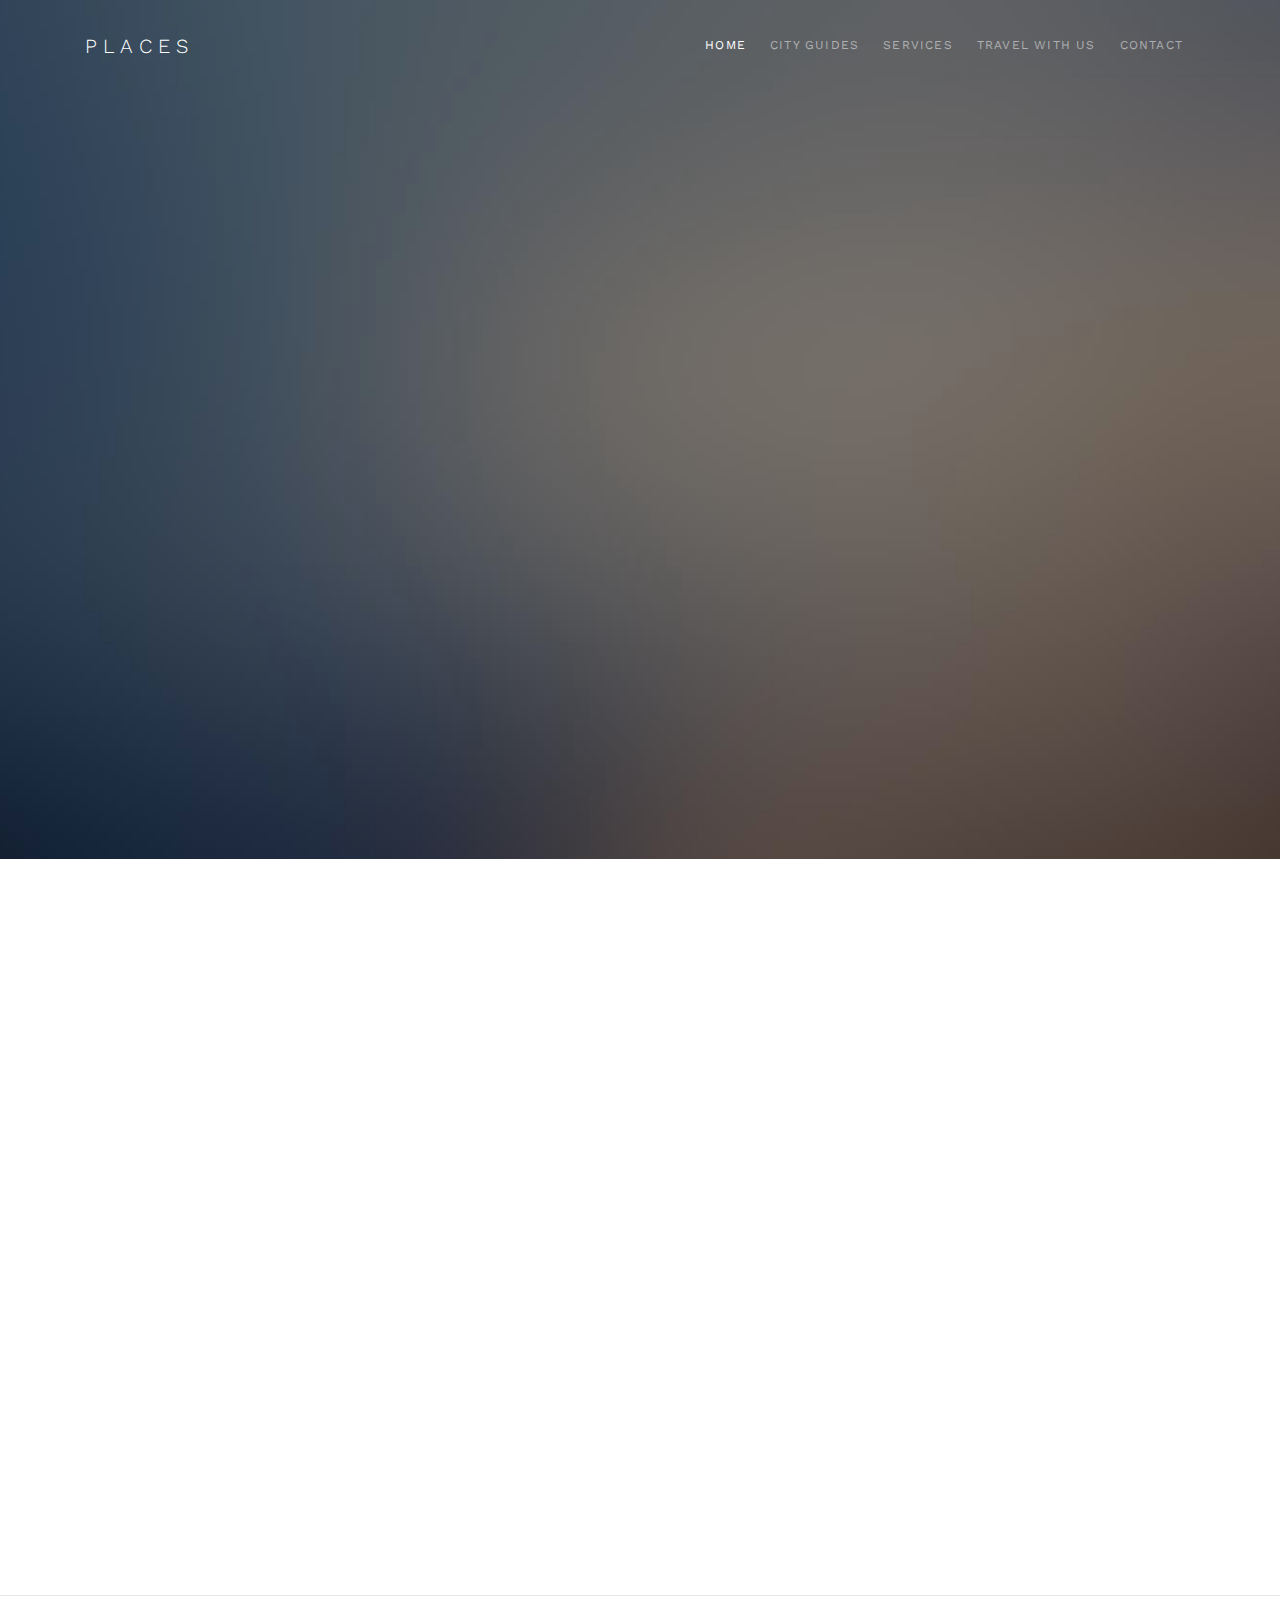
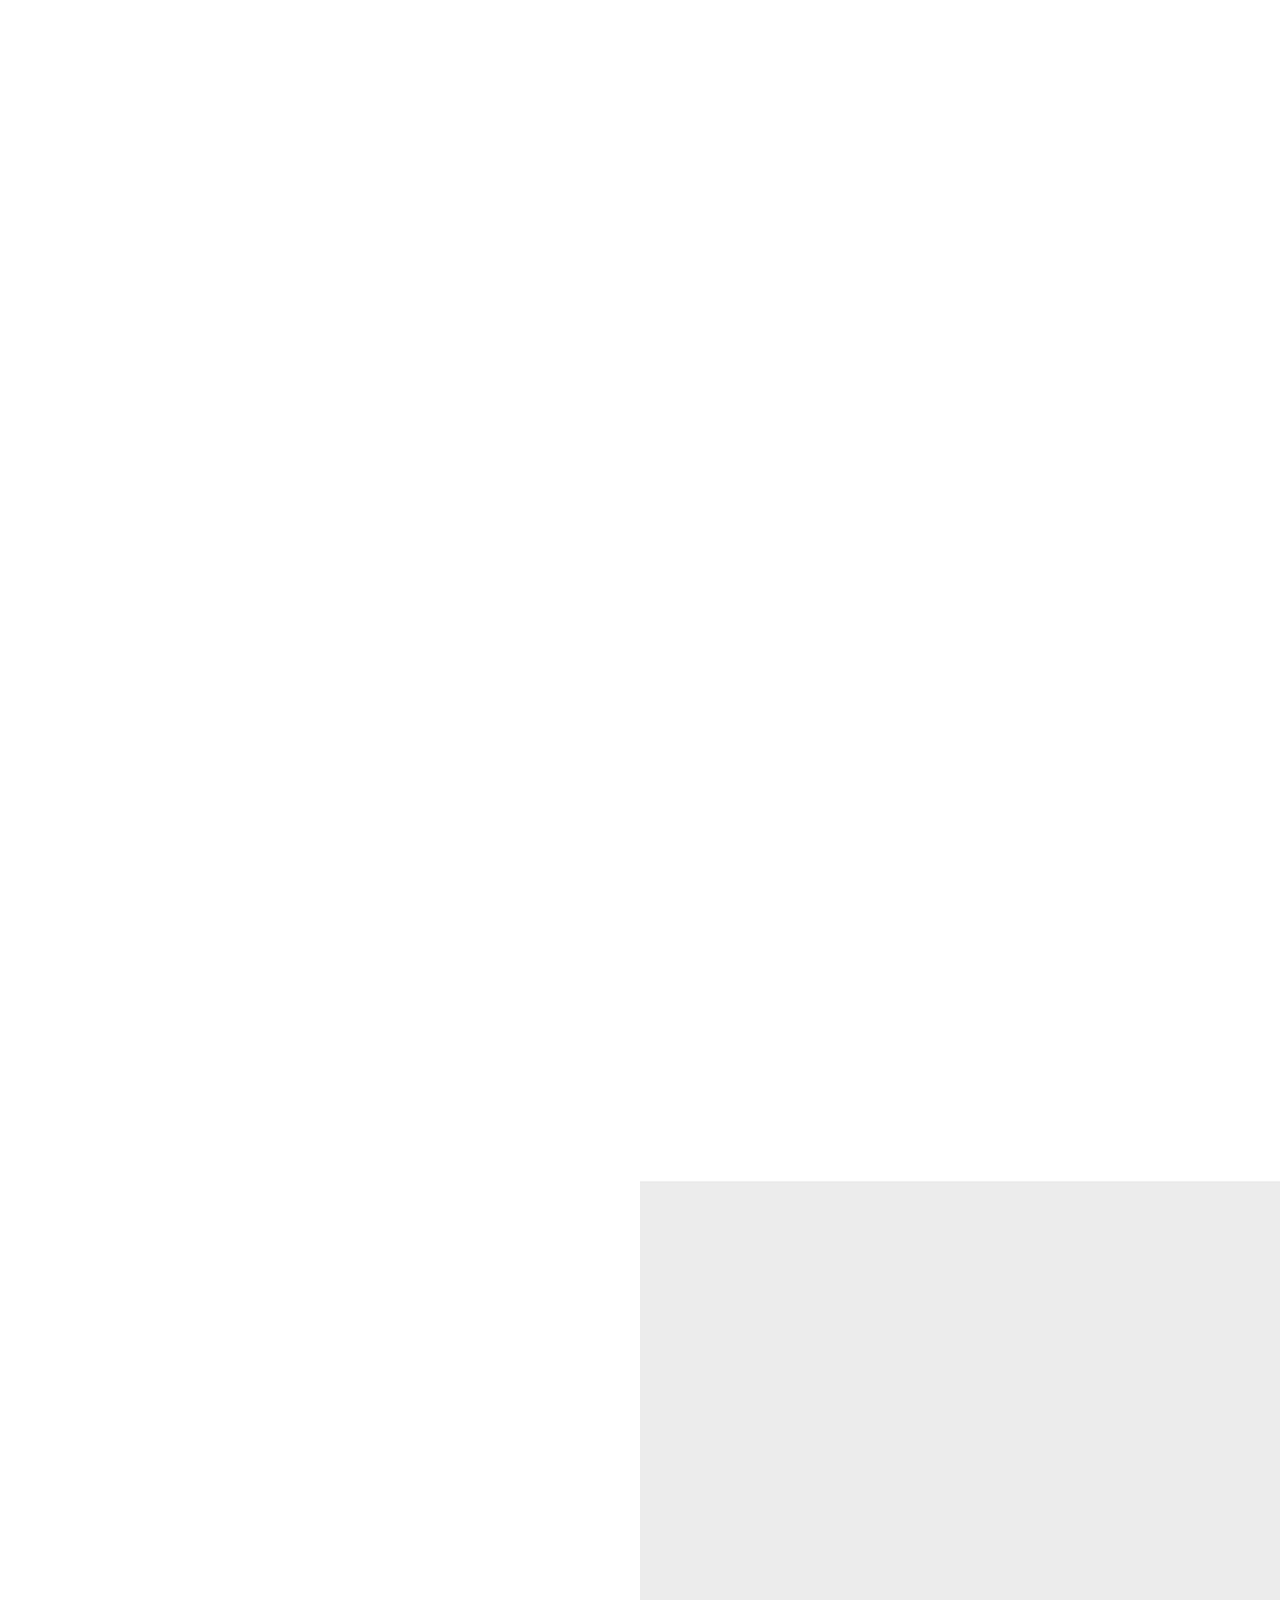
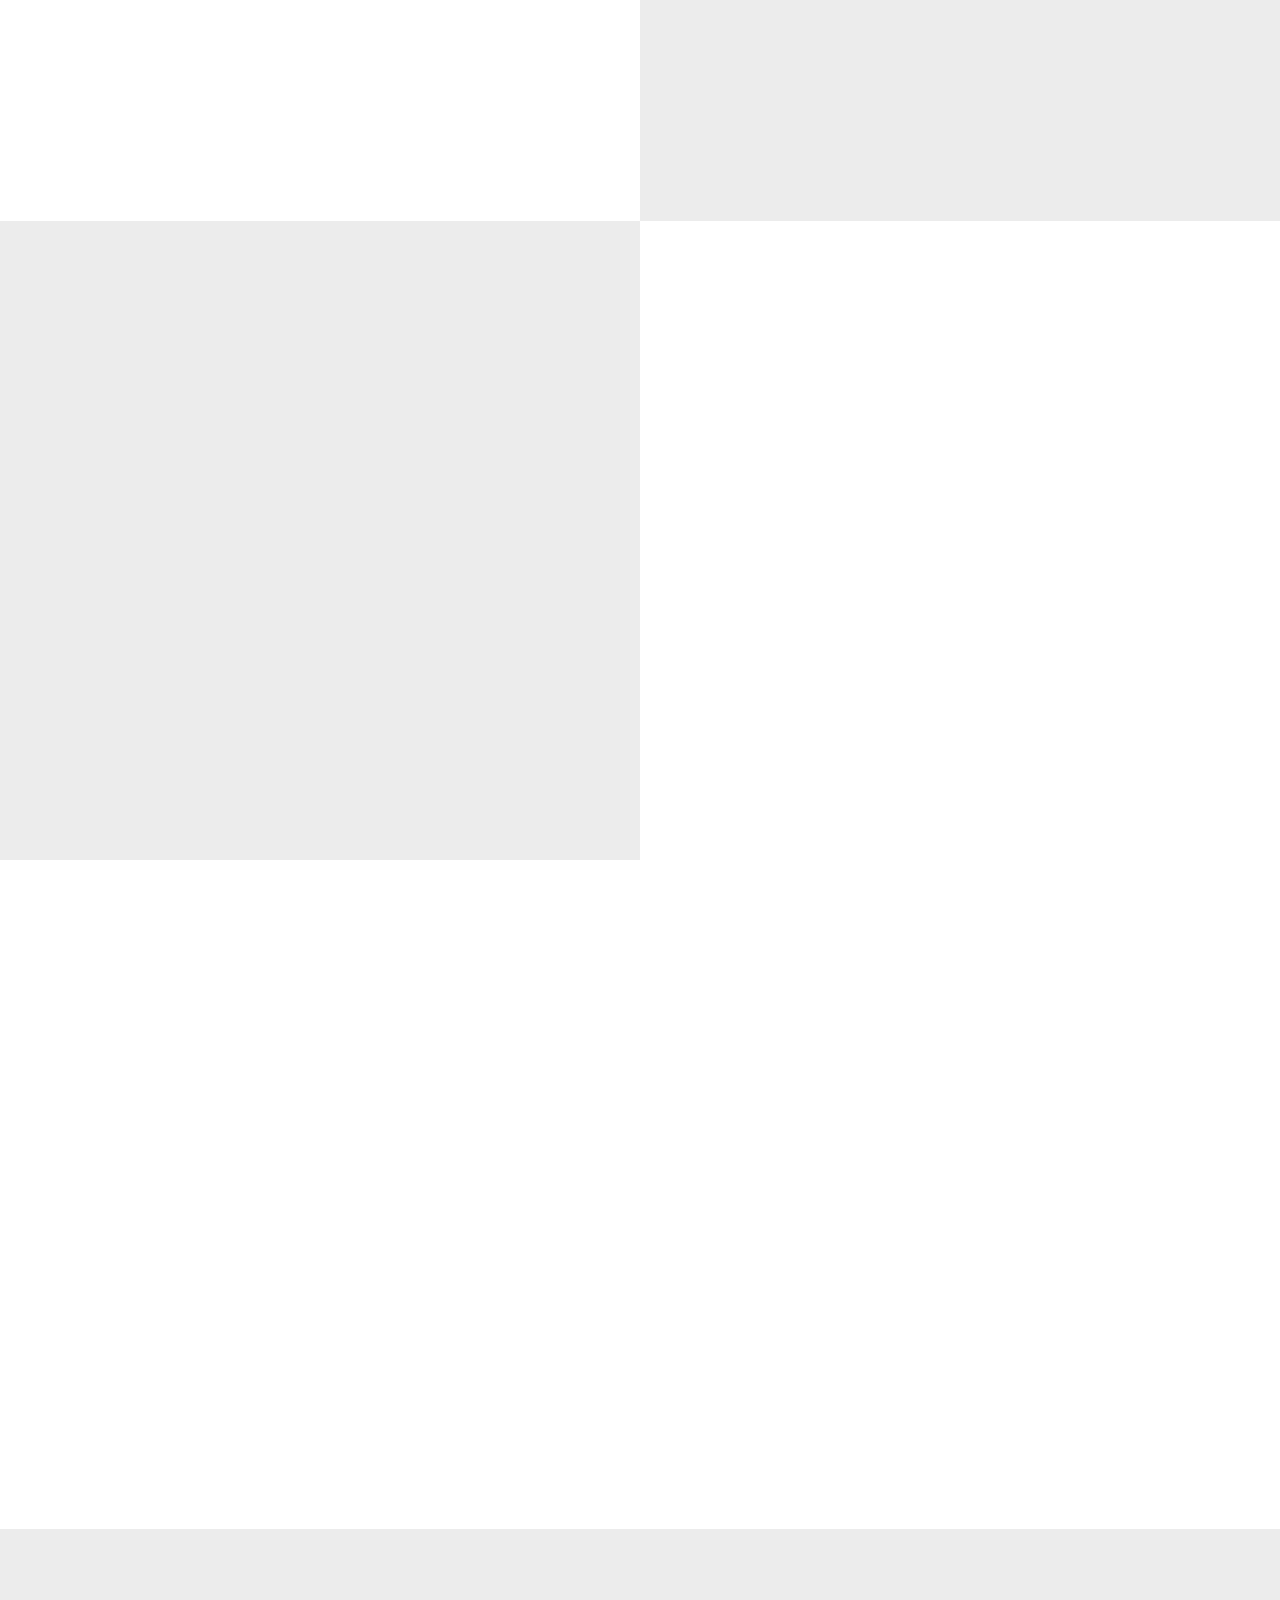
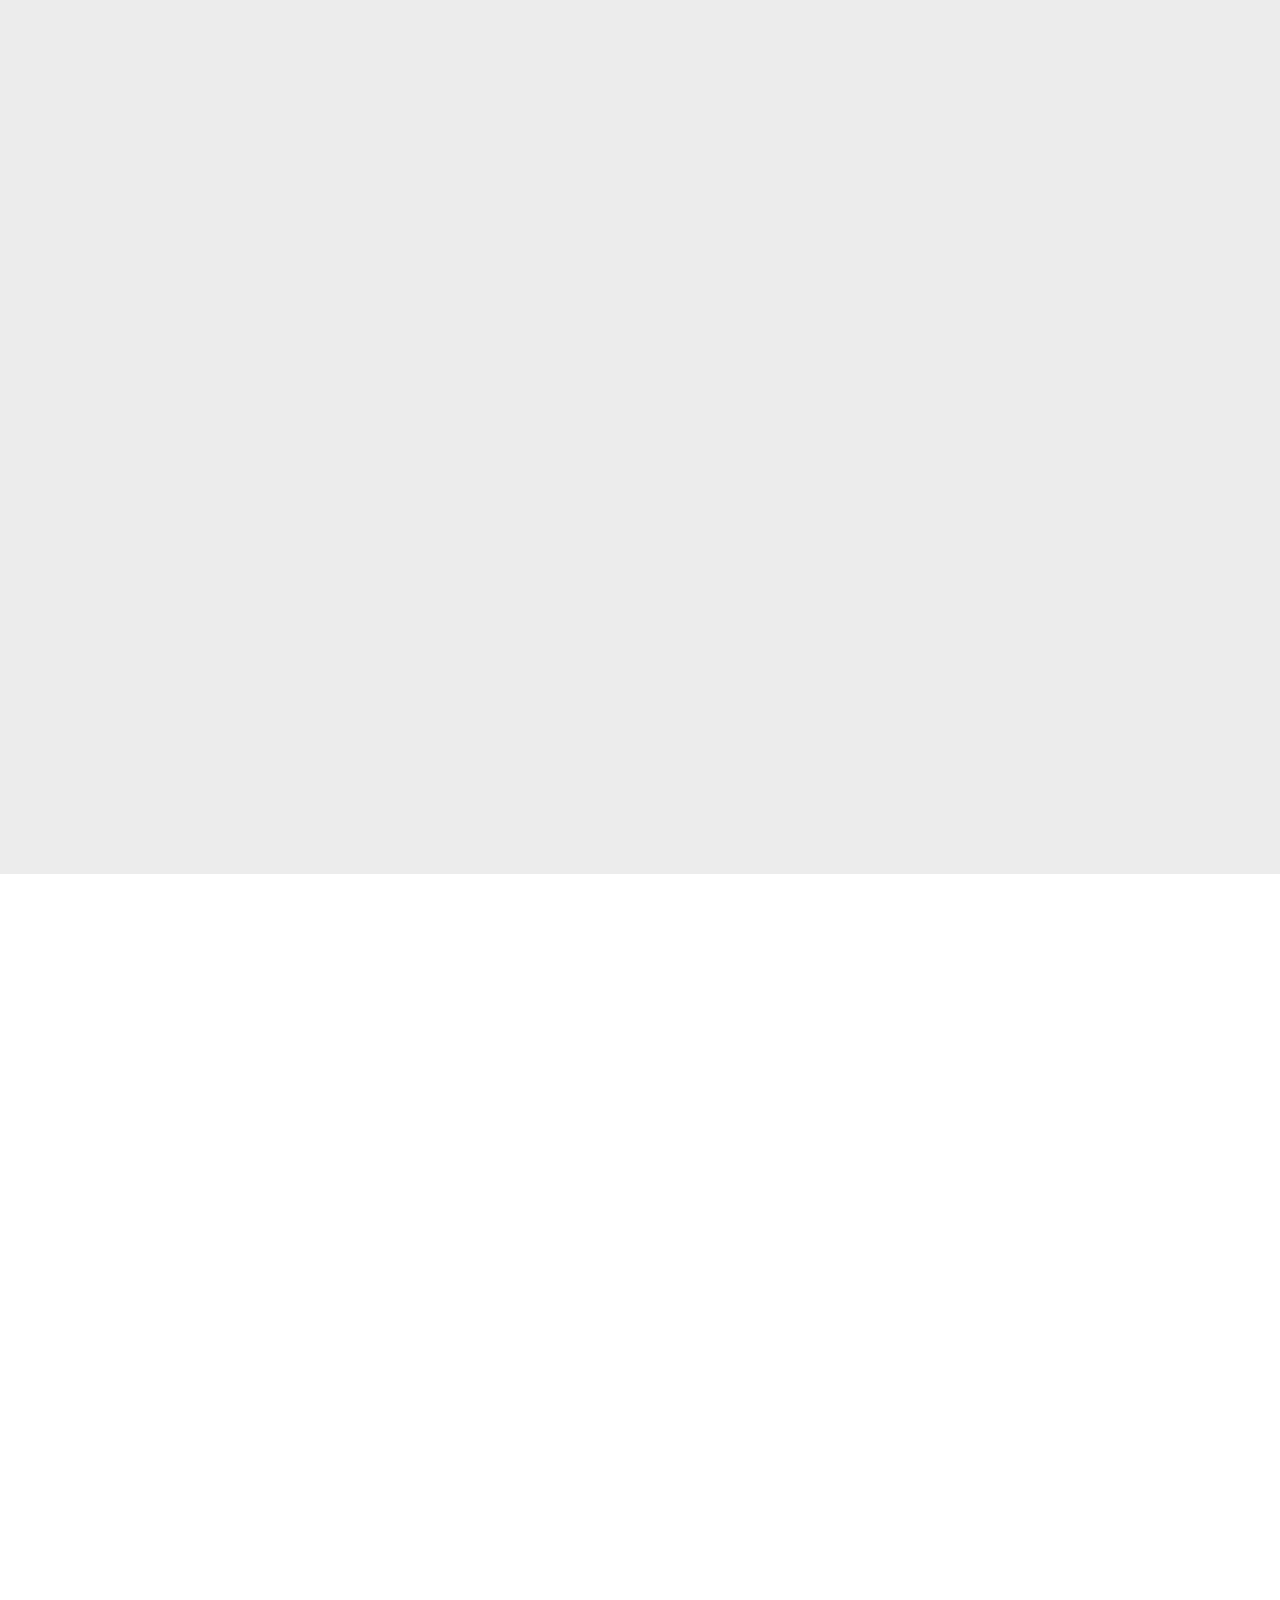
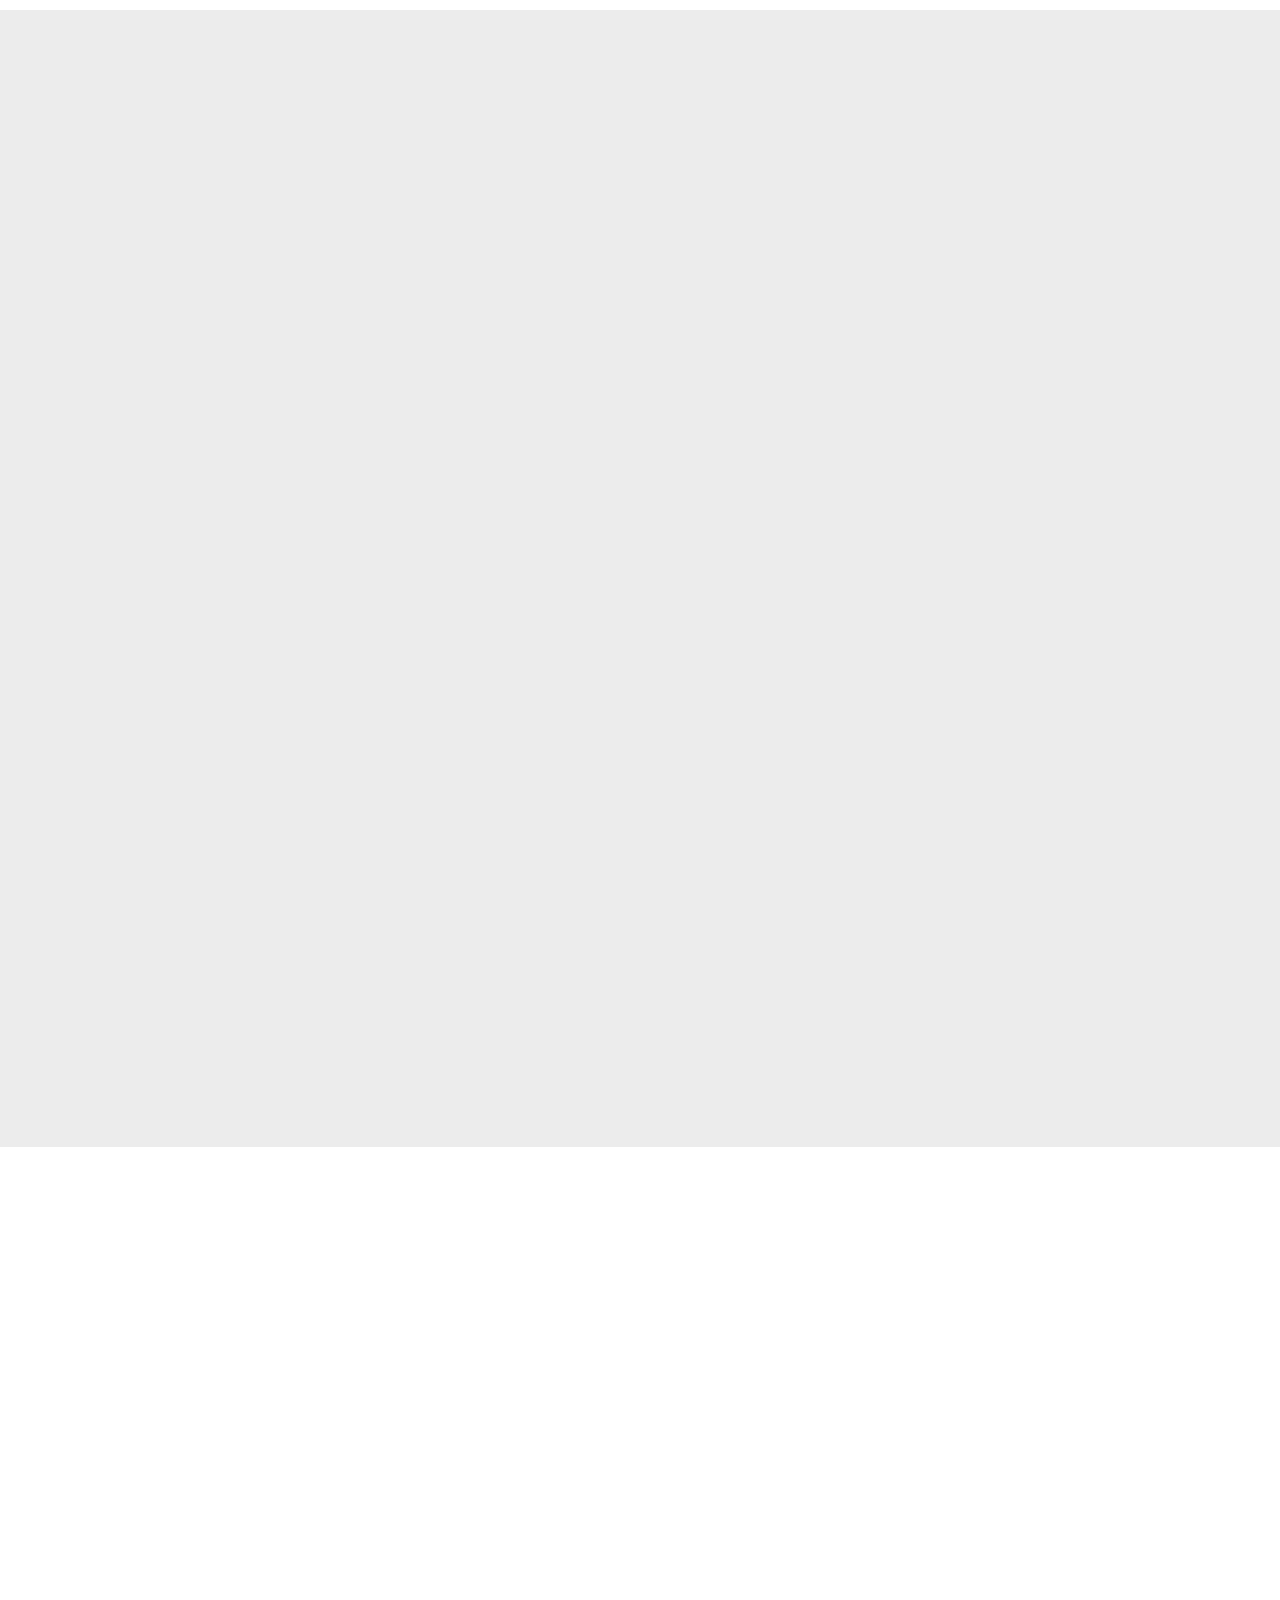
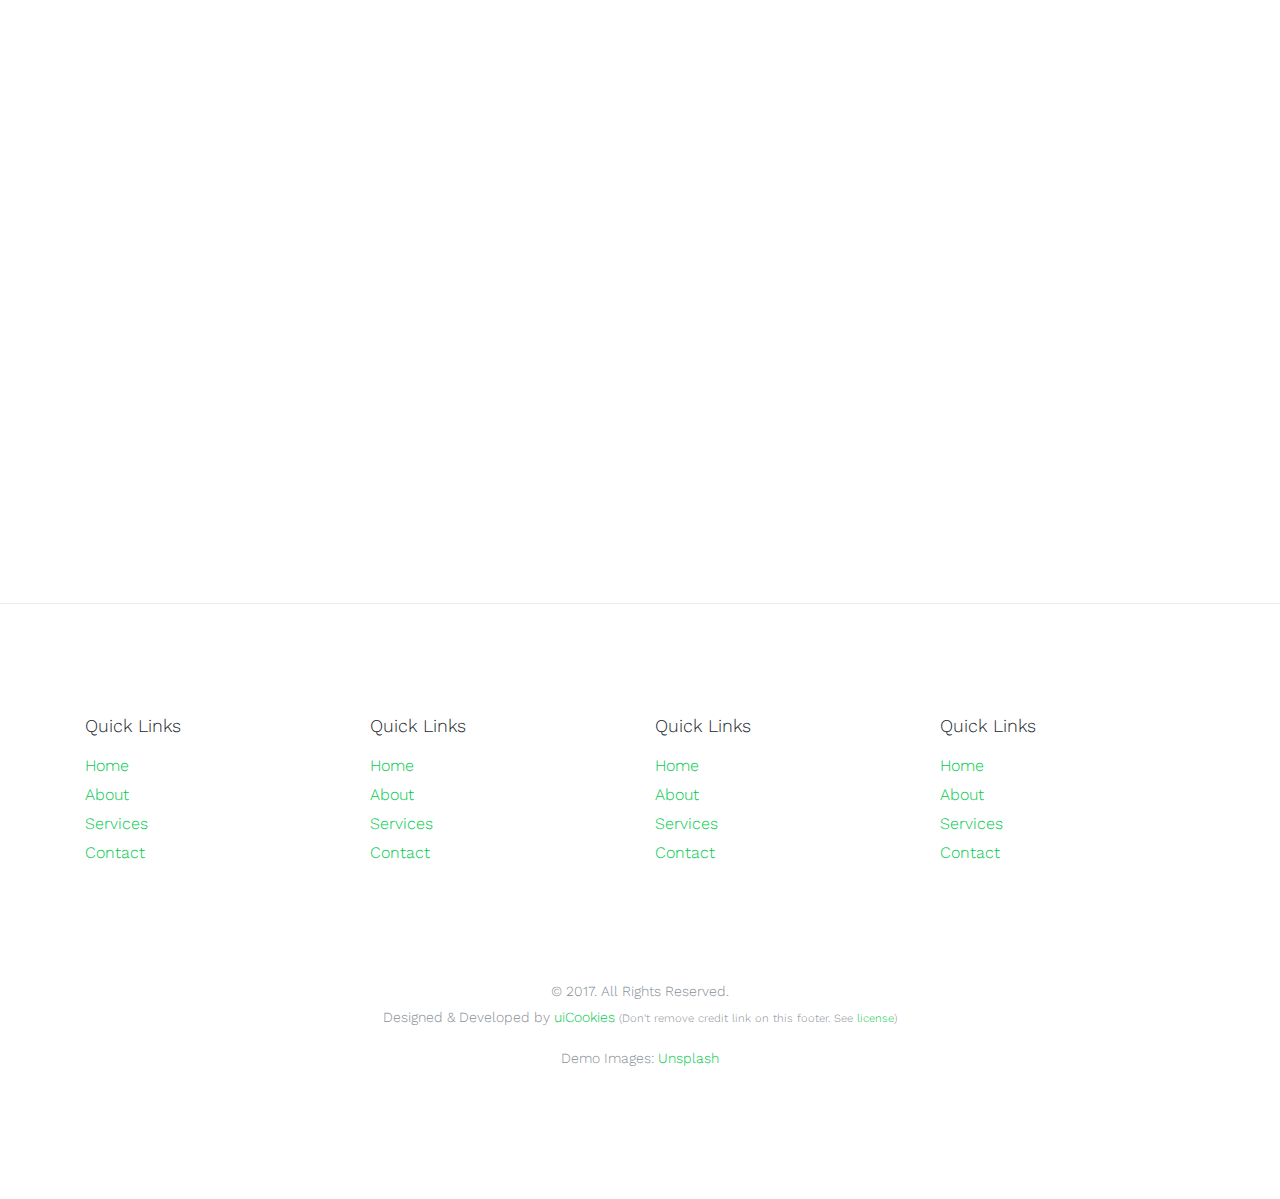
<file: client/goodad_homepage/index.html>
<!DOCTYPE html>
<html lang="en">
	<head>
		<meta charset="utf-8">
		<meta name="viewport" content="width=device-width, initial-scale=1, shrink-to-fit=no">

		<title>Places &mdash; Free HTML5 Bootstrap 4 Theme by uicookies.com</title>
		<meta name="description" content="Free Bootstrap 4 Theme by uicookies.com">
		<meta name="keywords" content="free website templates, free bootstrap themes, free template, free bootstrap, free website template">
    
    
    <link href="https://fonts.googleapis.com/css?family=Work+Sans:300,400,700" rel="stylesheet">

		<link rel="stylesheet" href="assets/css/bootstrap/bootstrap.css">
    <link rel="stylesheet" href="assets/css/animate.css">
    <link rel="stylesheet" href="assets/fonts/ionicons/css/ionicons.min.css">
    
    <link rel="stylesheet" href="assets/css/owl.carousel.min.css">
    
    <link rel="stylesheet" href="assets/fonts/flaticon/font/flaticon.css">

    <link rel="stylesheet" href="assets/fonts/fontawesome/css/font-awesome.min.css">
    <link rel="stylesheet" href="assets/css/bootstrap-datepicker.css">
    <link rel="stylesheet" href="assets/css/select2.css">
    

    <link rel="stylesheet" href="assets/css/helpers.css">
    <link rel="stylesheet" href="assets/css/style.css">

	</head>
	<body>
  

    <nav class="navbar navbar-expand-lg navbar-dark probootstrap_navbar" id="probootstrap-navbar">
      <div class="container">
        <a class="navbar-brand" href="index.html">Places</a>
        <button class="navbar-toggler" type="button" data-toggle="collapse" data-target="#probootstrap-menu" aria-controls="probootstrap-menu" aria-expanded="false" aria-label="Toggle navigation">
          <span><i class="ion-navicon"></i></span>
        </button>
        <div class="collapse navbar-collapse" id="probootstrap-menu">
          <ul class="navbar-nav ml-auto">
            <li class="nav-item active"><a class="nav-link" href="index.html">Home</a></li>
            <li class="nav-item"><a class="nav-link" href="city-guides.html">City Guides</a></li>
            <li class="nav-item"><a class="nav-link" href="services.html">Services</a></li>
            <li class="nav-item"><a class="nav-link" href="travel.html">Travel With Us</a></li>
            <li class="nav-item"><a class="nav-link" href="contact.html">Contact</a></li>
          </ul>
        </div>
      </div>
    </nav>
    <!-- END nav -->
    

    <section class="probootstrap-cover overflow-hidden relative"  style="background-image: url('assets/images/bg_1.jpg');" data-stellar-background-ratio="0.5"  id="section-home">
      <div class="overlay"></div>
      <div class="container">
        <div class="row align-items-center">
          <div class="col-md">
            <h2 class="heading mb-2 display-4 font-light probootstrap-animate">Explore The World With Ease</h2>
            <p class="lead mb-5 probootstrap-animate">Hope u like it! another free template by <a href="https://uicookies.com/" target="_blank">uicookies.com</a> Under License <a href="https://uicookies.com/license" target="_blank">CC 3.0</a></p>
            <p class="probootstrap-animate">
              <a href="onepage.html" role="button" class="btn btn-primary p-3 mr-3 pl-5 pr-5 text-uppercase d-lg-inline d-md-inline d-sm-block d-block mb-3">See OnePage Verion</a> 
            </p>
          </div> 
          <div class="col-md probootstrap-animate">
            <form action="#" class="probootstrap-form">
              <div class="form-group">
                <div class="row mb-3">
                  <div class="col-md">
                    <div class="form-group">
                      <label for="id_label_single">From</label>

                      <label for="id_label_single" style="width: 100%;">
                        <select class="js-example-basic-single js-states form-control" id="id_label_single" style="width: 100%;">
                          <option value="Australia">Australia</option>
                          <option value="Japan">Japan</option>
                          <option value="United States">United States</option>
                          <option value="Brazil">Brazil</option>
                          <option value="China">China</option>
                          <option value="Israel">Israel</option>
                          <option value="Philippines">Philippines</option>
                          <option value="Malaysia">Malaysia</option>
                          <option value="Canada">Canada</option>
                          <option value="Chile">Chile</option>
                          <option value="Chile">Zimbabwe</option>
                        </select>
                      </label>


                    </div>
                  </div>
                  <div class="col-md">
                    <div class="form-group">
                      <label for="id_label_single2">To</label>
                      <div class="probootstrap_select-wrap">
                        <label for="id_label_single2" style="width: 100%;">
                        <select class="js-example-basic-single js-states form-control" id="id_label_single2" style="width: 100%;">
                          <option value="Australia">Australia</option>
                          <option value="Japan">Japan</option>
                          <option value="United States">United States</option>
                          <option value="Brazil">Brazil</option>
                          <option value="China">China</option>
                          <option value="Israel">Israel</option>
                          <option value="Philippines">Philippines</option>
                          <option value="Malaysia">Malaysia</option>
                          <option value="Canada">Canada</option>
                          <option value="Chile">Chile</option>
                          <option value="Chile">Zimbabwe</option>
                        </select>
                      </label>
                      </div>
                    </div>
                  </div>
                </div>
                <!-- END row -->
                <div class="row mb-5">
                  <div class="col-md">
                    <div class="form-group">
                      <label for="probootstrap-date-departure">Departure</label>
                      <div class="probootstrap-date-wrap">
                        <span class="icon ion-calendar"></span> 
                        <input type="text" id="probootstrap-date-departure" class="form-control" placeholder="">
                      </div>
                    </div>
                  </div>
                  <div class="col-md">
                    <div class="form-group">
                      <label for="probootstrap-date-arrival">Arrival</label>
                      <div class="probootstrap-date-wrap">
                        <span class="icon ion-calendar"></span> 
                        <input type="text" id="probootstrap-date-arrival" class="form-control" placeholder="">
                      </div>
                    </div>
                  </div>
                </div>
                <!-- END row -->
                <div class="row">
                  <div class="col-md">
                    <label for="round" class="mr-5"><input type="radio" id="round" name="direction">  Round</label>
                    <label for="oneway"><input type="radio" id="oneway" name="direction">  Oneway</label>
                  </div>
                  <div class="col-md">
                    <input type="submit" value="Submit" class="btn btn-primary btn-block">
                  </div>
                </div>
              </div>
            </form>
          </div>
        </div>
      </div>
    
    </section>
    <!-- END section -->
    

    <section class="probootstrap_section" id="section-feature-testimonial">
      <div class="container">
        <div class="row justify-content-center mb-5">
          <div class="col-md-12 text-center mb-5 probootstrap-animate">
            <h2 class="display-4 border-bottom probootstrap-section-heading">Why we Love Places</h2>
            <blockquote class="">
              <p class="lead mb-4"><em>Far far away, behind the word mountains, far from the countries Vokalia and Consonantia, there live the blind texts. Separated they live in Bookmarksgrove right at the coast of the Semantics, a large language ocean. A small river named Duden flows by their place and supplies it with the necessary regelialia. It is a paradisematic country, in which roasted parts of sentences fly into your mouth.</em></p>
              <p class="probootstrap-author">
                <a href="https://uicookies.com/" target="_blank">
                  <img src="assets/images/person_1.jpg" alt="Free Template by uicookies.com" class="rounded-circle">
                  <span class="probootstrap-name">James Smith</span>
                  <span class="probootstrap-title">Chief Executive Officer</span>
                </a>
              </p>
            </blockquote>

          </div>
        </div>
        
      </div>
    </section>
    <!-- END section -->


    <section class="probootstrap_section" id="section-city-guides">
      <div class="container">
        <div class="row text-center mb-5 probootstrap-animate">
          <div class="col-md-12">
            <h2 class="display-4 border-bottom probootstrap-section-heading">Top Places Around The World</h2>
          </div>
        </div>
        <div class="row">
          <div class="col-lg-3 col-md-6 probootstrap-animate mb-3">
            <a href="#" class="probootstrap-thumbnail">
              <img src="assets/images/img_1.jpg" alt="Free Template by uicookies.com" class="img-fluid">
              <div class="probootstrap-text">
                <h3>Buena</h3>
              </div>
            </a>
          </div>
          <div class="col-lg-3 col-md-6 probootstrap-animate mb-3">
            <a href="#" class="probootstrap-thumbnail">
              <img src="assets/images/img_2.jpg" alt="Free Template by uicookies.com" class="img-fluid">
              <h3>Road</h3>
            </a>
          </div>
          <div class="col-lg-3 col-md-6 probootstrap-animate mb-3">
            <a href="#" class="probootstrap-thumbnail">
              <img src="assets/images/img_3.jpg" alt="Free Template by uicookies.com" class="img-fluid">
              <h3>Australia</h3>
            </a>
          </div>
          <div class="col-lg-3 col-md-6 probootstrap-animate mb-3">
            <a href="#" class="probootstrap-thumbnail">
              <img src="assets/images/img_4.jpg" alt="Free Template by uicookies.com" class="img-fluid">
              <h3>Japan</h3>
            </a>
          </div>
        </div>
      </div>
    </section>
    
  

    <section class="probootstrap_section">
      <div class="container">
        <div class="row text-center mb-5 probootstrap-animate">
          <div class="col-md-12">
            <h2 class="display-4 border-bottom probootstrap-section-heading">Our Services</h2>
          </div>
        </div>
      </div>
    </section>
        

    <section class="probootstrap-section-half d-md-flex" id="section-about">
      <div class="probootstrap-image probootstrap-animate" data-animate-effect="fadeIn" style="background-image: url(assets/images/img_2.jpg)"></div>
      <div class="probootstrap-text">
        <div class="probootstrap-inner probootstrap-animate" data-animate-effect="fadeInRight">
          <h2 class="heading mb-4">Customer Service</h2>
          <p>Far far away, behind the word mountains, far from the countries Vokalia and Consonantia, there live the blind texts. Separated they live in Bookmarksgrove right at the coast of the Semantics, a large language ocean.</p>
          <p>Even the all-powerful Pointing has no control about the blind texts it is an almost unorthographic life One day however a small line of blind text by the name of Lorem Ipsum decided to leave for the far World of Grammar.</p>
          <p><a href="#" class="btn btn-primary">Read More</a></p>
        </div>
      </div>
    </section>


    <section class="probootstrap-section-half d-md-flex">
      <div class="probootstrap-image order-2 probootstrap-animate" data-animate-effect="fadeIn" style="background-image: url(assets/images/img_3.jpg)"></div>
      <div class="probootstrap-text order-1">
        <div class="probootstrap-inner probootstrap-animate" data-animate-effect="fadeInLeft">
          <h2 class="heading mb-4">Payment Options</h2>
          <p>Far far away, behind the word mountains, far from the countries Vokalia and Consonantia, there live the blind texts. Separated they live in Bookmarksgrove right at the coast of the Semantics, a large language ocean.</p>
          <p>Even the all-powerful Pointing has no control about the blind texts it is an almost unorthographic life One day however a small line of blind text by the name of Lorem Ipsum decided to leave for the far World of Grammar.</p>
          <p><a href="#" class="btn btn-primary">Learn More</a></p>
        </div>
      </div>
    </section>
    <!-- END section -->

    <section class="probootstrap_section">
      <div class="container">
        <div class="row text-center mb-5 probootstrap-animate">
          <div class="col-md-12">
            <h2 class="display-4 border-bottom probootstrap-section-heading">Travel With Us</h2>
          </div>
        </div>
        
        <div class="row probootstrap-animate">
          <div class="col-md-12">
            <div class="owl-carousel js-owl-carousel">
              <a class="probootstrap-slide" href="#">
                <span class="flaticon-teatro-de-la-caridad"></span>
                <em>Teatro de la Caridad</em>
              </a>
              <a class="probootstrap-slide" href="#">
                <span class="flaticon-royal-museum-of-the-armed-forces"></span>
                <em>Royal Museum of the Armed Forces</em>
              </a>
              <a class="probootstrap-slide" href="#">
                <span class="flaticon-parthenon"></span>
                <em>Parthenon</em>
              </a>
              <a class="probootstrap-slide" href="#">
                <span class="flaticon-marina-bay-sands"></span>
                <em>Marina Bay Sands</em>
              </a>
              <a class="probootstrap-slide" href="#">
                <span class="flaticon-samarra-minaret"></span>
                <em>Samarra Minaret</em>
              </a>
              <a class="probootstrap-slide" href="#">
                <span class="flaticon-chiang-kai-shek-memorial"></span>
                <em>Chiang Kai Shek Memorial</em>
              </a>
              <a class="probootstrap-slide" href="#">
                <span class="flaticon-heuvelse-kerk-tilburg"></span>
                <em>Heuvelse Kerk Tilburg</em>
              </a>
              <a class="probootstrap-slide" href="#">
                <span class="flaticon-cathedral-of-cordoba"></span>
                <em>Cathedral of Cordoba</em>
              </a>
              <a class="probootstrap-slide" href="#">
                <span class="flaticon-london-bridge"></span>
                <em>London Bridge</em>
              </a>
              <a class="probootstrap-slide" href="#">
                <span class="flaticon-taj-mahal"></span>
                <em>Taj Mahal</em>
              </a>
              <a class="probootstrap-slide" href="#">
                <span class="flaticon-leaning-tower-of-pisa"></span>
                <em>Leaning Tower of Pisa</em>
              </a>
              <a class="probootstrap-slide" href="#">
                <span class="flaticon-burj-al-arab"></span>
                <em>Burj al Arab</em>
              </a>
              <a class="probootstrap-slide" href="#">
                <span class="flaticon-gate-of-india"></span>
                <em>Gate of India</em>
              </a>
              <a class="probootstrap-slide" href="#">
                <span class="flaticon-osaka-castle"></span>
                <em>Osaka Castle</em>
              </a>
              <a class="probootstrap-slide" href="#">
                <span class="flaticon-statue-of-liberty"></span>
                <em>Statue of Liberty</em>
              </a>
              
            </div>
          </div>
        </div>
      </div>
    </section>
    <!-- END section -->

    <section class="probootstrap_section bg-light">
      <div class="container">
        <div class="row text-center mb-5 probootstrap-animate">
          <div class="col-md-12">
            <h2 class="display-4 border-bottom probootstrap-section-heading">More Services</h2>
          </div>
        </div>
        <div class="row">
          <div class="col-md-6">

            <div class="media probootstrap-media d-flex align-items-stretch mb-4 probootstrap-animate">
              <div class="probootstrap-media-image" style="background-image: url(assets/images/img_1.jpg)">
              </div>
              <div class="media-body">
                <h5 class="mb-3">01. Service Title Here</h5>
                <p>Far far away, behind the word mountains, far from the countries Vokalia and Consonantia, there live the blind texts. </p>
              </div>
            </div>

            <div class="media probootstrap-media d-flex align-items-stretch mb-4 probootstrap-animate">
              <div class="probootstrap-media-image" style="background-image: url(assets/images/img_2.jpg)">
              </div>
              <div class="media-body">
                <h5 class="mb-3">02. Service Title Here</h5>
                <p>Far far away, behind the word mountains, far from the countries Vokalia and Consonantia, there live the blind texts. </p>
              </div>
            </div>

          </div>
          <div class="col-md-6">
            
            <div class="media probootstrap-media d-flex align-items-stretch mb-4 probootstrap-animate">
              <div class="probootstrap-media-image" style="background-image: url(assets/images/img_4.jpg)">
              </div>
              <div class="media-body">
                <h5 class="mb-3">03. Service Title Here</h5>
                <p>Far far away, behind the word mountains, far from the countries Vokalia and Consonantia, there live the blind texts. </p>
              </div>
            </div>

            <div class="media probootstrap-media d-flex align-items-stretch mb-4 probootstrap-animate">
              <div class="probootstrap-media-image" style="background-image: url(assets/images/img_5.jpg)">
              </div>
              <div class="media-body">
                <h5 class="mb-3">04. Service Title Here</h5>
                <p>Far far away, behind the word mountains, far from the countries Vokalia and Consonantia, there live the blind texts. </p>
              </div>
            </div>

          </div>
        </div>
      </div>
    </section>
    <!-- END section -->

    <section class="probootstrap_section" id="section-feature-testimonial">
      <div class="container">
        <div class="row justify-content-center mb-5">
          <div class="col-md-12 text-center mb-5 probootstrap-animate">
            <h2 class="display-4 border-bottom probootstrap-section-heading">Testimonial</h2>
            <blockquote class="">
              <p class="lead mb-4"><em>Far far away, behind the word mountains, far from the countries Vokalia and Consonantia, there live the blind texts. Separated they live in Bookmarksgrove right at the coast of the Semantics, a large language ocean. A small river named Duden flows by their place and supplies it with the necessary regelialia. It is a paradisematic country, in which roasted parts of sentences fly into your mouth.</em></p>
              <p class="probootstrap-author">
                <a href="https://uicookies.com/" target="_blank">
                  <img src="assets/images/person_1.jpg" alt="Free Template by uicookies.com" class="rounded-circle">
                  <span class="probootstrap-name">James Smith</span>
                  <span class="probootstrap-title">Chief Executive Officer</span>
                </a>
              </p>
            </blockquote>

          </div>
        </div>
        
      </div>
    </section>
    <!-- END section -->

    <section class="probootstrap_section bg-light">
      <div class="container">
        <div class="row text-center mb-5 probootstrap-animate">
          <div class="col-md-12">
            <h2 class="display-4 border-bottom probootstrap-section-heading">News</h2>
          </div>
        </div>
        <div class="row">
          <div class="col-md-6">

            <div class="media probootstrap-media d-flex align-items-stretch mb-4 probootstrap-animate">
              <div class="probootstrap-media-image" style="background-image: url(assets/images/img_1.jpg)">
              </div>
              <div class="media-body">
                <span class="text-uppercase">January 1st 2018</span>
                <h5 class="mb-3">Travel To United States Without Visa</h5>
                <p>Far far away, behind the word mountains, far from the countries Vokalia and Consonantia, there live the blind texts. </p>
                <p><a href="#">Read More</a></p>
              </div>
            </div>

            <div class="media probootstrap-media d-flex align-items-stretch mb-4 probootstrap-animate">
              <div class="probootstrap-media-image" style="background-image: url(assets/images/img_2.jpg)">
              </div>
              <div class="media-body">
                <span class="text-uppercase">January 1st 2018</span>
                <h5 class="mb-3">Travel To United States Without Visa</h5>
                <p>Far far away, behind the word mountains, far from the countries Vokalia and Consonantia, there live the blind texts. </p>
                <p><a href="#">Read More</a></p>
              </div>
            </div>

          </div>
          <div class="col-md-6">
            
            <div class="media probootstrap-media d-flex align-items-stretch mb-4 probootstrap-animate">
              <div class="probootstrap-media-image" style="background-image: url(assets/images/img_4.jpg)">
              </div>
              <div class="media-body">
                <span class="text-uppercase">January 1st 2018</span>
                <h5 class="mb-3">Travel To United States Without Visa</h5>
                <p>Far far away, behind the word mountains, far from the countries Vokalia and Consonantia, there live the blind texts. </p>
                <p><a href="#">Read More</a></p>
              </div>
            </div>

            <div class="media probootstrap-media d-flex align-items-stretch mb-4 probootstrap-animate">
              <div class="probootstrap-media-image" style="background-image: url(assets/images/img_5.jpg)">
              </div>
              <div class="media-body">
                <span class="text-uppercase">January 1st 2018</span>
                <h5 class="mb-3">Travel To United States Without Visa</h5>
                <p>Far far away, behind the word mountains, far from the countries Vokalia and Consonantia, there live the blind texts. </p>
                <p><a href="#">Read More</a></p>
              </div>
            </div>

          </div>
        </div>
      </div>
    </section>
    <!-- END section -->

    <section class="probootstrap_section">
      <div class="container">
        <div class="row text-center mb-5 probootstrap-animate">
          <div class="col-md-12">
            <h2 class="display-4 border-bottom probootstrap-section-heading">Travel With Us</h2>
          </div>
        </div>
        
        <div class="row probootstrap-animate">
          <div class="col-md-12">
            <div class="owl-carousel js-owl-carousel-2">
              <div>
                <div class="media probootstrap-media d-block align-items-stretch mb-4 probootstrap-animate">
                  <img src="assets/images/sq_img_2.jpg" alt="Free Template by uiCookies" class="img-fluid">
                  <div class="media-body">
                    <h5 class="mb-3">02. Service Title Here</h5>
                    <p>Far far away, behind the word mountains, far from the countries Vokalia and Consonantia, there live the blind texts. </p>
                  </div>
                </div>
              </div>
              <!-- END slide item -->

              <div>
                <div class="media probootstrap-media d-block align-items-stretch mb-4 probootstrap-animate">
                  <img src="assets/images/sq_img_1.jpg" alt="Free Template by uiCookies" class="img-fluid">
                  <div class="media-body">
                    <h5 class="mb-3">02. Service Title Here</h5>
                    <p>Far far away, behind the word mountains, far from the countries Vokalia and Consonantia, there live the blind texts. </p>
                  </div>
                </div>
              </div>
              <!-- END slide item -->

              <div>
                <div class="media probootstrap-media d-block align-items-stretch mb-4 probootstrap-animate">
                  <img src="assets/images/sq_img_3.jpg" alt="Free Template by uiCookies" class="img-fluid">
                  <div class="media-body">
                    <h5 class="mb-3">02. Service Title Here</h5>
                    <p>Far far away, behind the word mountains, far from the countries Vokalia and Consonantia, there live the blind texts. </p>
                  </div>
                </div>
              </div>
              <!-- END slide item -->

              <div>
                <div class="media probootstrap-media d-block align-items-stretch mb-4 probootstrap-animate">
                  <img src="assets/images/sq_img_4.jpg" alt="Free Template by uiCookies" class="img-fluid">
                  <div class="media-body">
                    <h5 class="mb-3">02. Service Title Here</h5>
                    <p>Far far away, behind the word mountains, far from the countries Vokalia and Consonantia, there live the blind texts. </p>
                  </div>
                </div>
              </div>
              <!-- END slide item -->

              <div>
                <div class="media probootstrap-media d-block align-items-stretch mb-4 probootstrap-animate">
                  <img src="assets/images/sq_img_5.jpg" alt="Free Template by uiCookies" class="img-fluid">
                  <div class="media-body">
                    <h5 class="mb-3">02. Service Title Here</h5>
                    <p>Far far away, behind the word mountains, far from the countries Vokalia and Consonantia, there live the blind texts. </p>
                  </div>
                </div>
              </div>
              <!-- END slide item -->


              <div>
                <div class="media probootstrap-media d-block align-items-stretch mb-4 probootstrap-animate">
                  <img src="assets/images/sq_img_2.jpg" alt="Free Template by uiCookies" class="img-fluid">
                  <div class="media-body">
                    <h5 class="mb-3">02. Service Title Here</h5>
                    <p>Far far away, behind the word mountains, far from the countries Vokalia and Consonantia, there live the blind texts. </p>
                  </div>
                </div>
              </div>
              <!-- END slide item -->

              <div>
                <div class="media probootstrap-media d-block align-items-stretch mb-4 probootstrap-animate">
                  <img src="assets/images/sq_img_1.jpg" alt="Free Template by uiCookies" class="img-fluid">
                  <div class="media-body">
                    <h5 class="mb-3">02. Service Title Here</h5>
                    <p>Far far away, behind the word mountains, far from the countries Vokalia and Consonantia, there live the blind texts. </p>
                  </div>
                </div>
              </div>
              <!-- END slide item -->

              <div>
                <div class="media probootstrap-media d-block align-items-stretch mb-4 probootstrap-animate">
                  <img src="assets/images/sq_img_3.jpg" alt="Free Template by uiCookies" class="img-fluid">
                  <div class="media-body">
                    <h5 class="mb-3">02. Service Title Here</h5>
                    <p>Far far away, behind the word mountains, far from the countries Vokalia and Consonantia, there live the blind texts. </p>
                  </div>
                </div>
              </div>
              <!-- END slide item -->

              <div>
                <div class="media probootstrap-media d-block align-items-stretch mb-4 probootstrap-animate">
                  <img src="assets/images/sq_img_4.jpg" alt="Free Template by uiCookies" class="img-fluid">
                  <div class="media-body">
                    <h5 class="mb-3">02. Service Title Here</h5>
                    <p>Far far away, behind the word mountains, far from the countries Vokalia and Consonantia, there live the blind texts. </p>
                  </div>
                </div>
              </div>
              <!-- END slide item -->

              <div>
                <div class="media probootstrap-media d-block align-items-stretch mb-4 probootstrap-animate">
                  <img src="assets/images/sq_img_5.jpg" alt="Free Template by uiCookies" class="img-fluid">
                  <div class="media-body">
                    <h5 class="mb-3">02. Service Title Here</h5>
                    <p>Far far away, behind the word mountains, far from the countries Vokalia and Consonantia, there live the blind texts. </p>
                  </div>
                </div>
              </div>
              <!-- END slide item -->
              
            </div>
          </div>
        </div>
      </div>
    </section>
    <!-- END section -->

    <footer class="probootstrap_section probootstrap-border-top">
      <div class="container">
        <div class="row mb-5">
          <div class="col-md-3">
            <h3 class="probootstrap_font-18 mb-3">Quick Links</h3>
            <ul class="list-unstyled">
              <li><a href="https://free-template.co" target="_blank">Home</a></li>
              <li><a href="https://free-template.co" target="_blank">About</a></li>
              <li><a href="https://free-template.co" target="_blank">Services</a></li>
              <li><a href="https://free-template.co" target="_blank">Contact</a></li>
            </ul>
          </div>
          <div class="col-md-3">
            <h3 class="probootstrap_font-18 mb-3">Quick Links</h3>
            <ul class="list-unstyled">
              <li><a href="https://free-template.co" target="_blank">Home</a></li>
              <li><a href="https://free-template.co" target="_blank">About</a></li>
              <li><a href="https://free-template.co" target="_blank">Services</a></li>
              <li><a href="https://free-template.co" target="_blank">Contact</a></li>
            </ul>
          </div>
          <div class="col-md-3">
            <h3 class="probootstrap_font-18 mb-3">Quick Links</h3>
            <ul class="list-unstyled">
              <li><a href="https://free-template.co" target="_blank">Home</a></li>
              <li><a href="https://free-template.co" target="_blank">About</a></li>
              <li><a href="https://free-template.co" target="_blank">Services</a></li>
              <li><a href="https://free-template.co" target="_blank">Contact</a></li>
            </ul>
          </div>
          <div class="col-md-3">
            <h3 class="probootstrap_font-18 mb-3">Quick Links</h3>
            <ul class="list-unstyled">
              <li><a href="https://free-template.co" target="_blank">Home</a></li>
              <li><a href="https://free-template.co" target="_blank">About</a></li>
              <li><a href="https://free-template.co" target="_blank">Services</a></li>
              <li><a href="https://free-template.co" target="_blank">Contact</a></li>
            </ul>
          </div>
        </div>
        <div class="row pt-5">
          <div class="col-md-12 text-center">
            <p class="probootstrap_font-14">&copy; 2017. All Rights Reserved. <br> Designed &amp; Developed by <a href="https://uicookies.com/" target="_blank">uiCookies</a><small> (Don't remove credit link on this footer. See <a href="https://uicookies.com/license/">license</a>)</small></p>
            <p class="probootstrap_font-14">Demo Images: <a href="https://unsplash.com/" target="_blank">Unsplash</a></p>
          </div>
        </div>
      </div>
    </footer>

    
    <script src="assets/js/jquery.min.js"></script>
    
    <script src="assets/js/popper.min.js"></script>
    <script src="assets/js/bootstrap.min.js"></script>
    <script src="assets/js/owl.carousel.min.js"></script>

    <script src="assets/js/bootstrap-datepicker.js"></script>
    <script src="assets/js/jquery.waypoints.min.js"></script>
    <script src="assets/js/jquery.easing.1.3.js"></script>

    <script src="assets/js/select2.min.js"></script>

    <script src="assets/js/main.js"></script>
	</body>
</html>
</file>
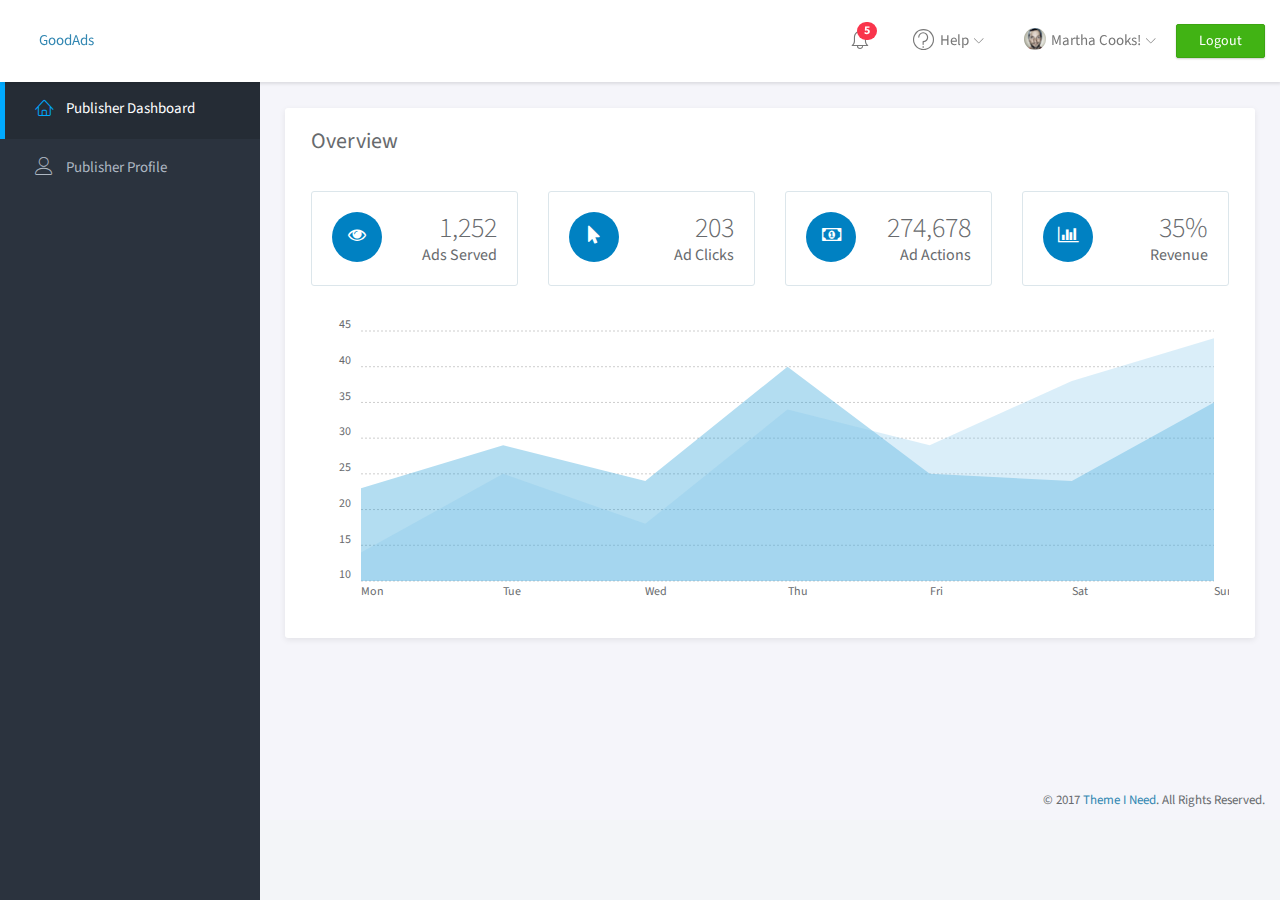
<file: client/publisher_dashboard/index.html>
<!DOCTYPE html>
<html lang="en">
  <head>
    <title>GoodAds</title>
    <meta charset="utf-8" />
    <meta http-equiv="X-UA-Compatible" content="IE=edge,chrome=1" />
    <meta
      name="viewport"
      content="width=device-width, initial-scale=1.0, maximum-scale=1.0, user-scalable=0"
    />
    <!-- VENDOR CSS -->
    <link
      rel="stylesheet"
      href="assets/vendor/bootstrap/css/bootstrap.min.css"
    />
    <link
      rel="stylesheet"
      href="assets/vendor/font-awesome/css/font-awesome.min.css"
    />
    <link rel="stylesheet" href="assets/vendor/linearicons/style.css" />
    <link
      rel="stylesheet"
      href="assets/vendor/chartist/css/chartist-custom.css"
    />
    <!-- MAIN CSS -->
    <link rel="stylesheet" href="assets/css/main.css" />
    <!-- FOR DEMO PURPOSES ONLY. You should remove this in your project -->
    <link rel="stylesheet" href="assets/css/demo.css" />
    <!-- GOOGLE FONTS -->
    <link
      href="https://fonts.googleapis.com/css?family=Source+Sans+Pro:300,400,600,700"
      rel="stylesheet"
    />
    <!-- ICONS -->
    <link
      rel="apple-touch-icon"
      sizes="76x76"
      href="assets/img/apple-icon.png"
    />
    <link
      rel="icon"
      type="image/png"
      sizes="96x96"
      href="assets/img/favicon.png"
    />
  </head>

  <body>
    <!-- WRAPPER -->
    <div id="wrapper">
      <!-- NAVBAR -->
      <nav class="navbar navbar-default navbar-fixed-top">
        <div class="brand">
          <a href="index.html">
            <!--	<img
              src="assets/img/logo-dark.png"
              alt="Klorofil Logo"
              class="img-responsive logo"
		  /> -->
            <span>GoodAds</span>
          </a>
        </div>
        <div class="container-fluid">
          <div class="navbar-btn navbar-btn-right">
            <a
              class="btn btn-success update-pro"
              href="https://www.themeineed.com/downloads/klorofil-pro-bootstrap-admin-dashboard-template/?utm_source=klorofil&utm_medium=template&utm_campaign=KlorofilPro"
              title="Upgrade to Pro"
              target="_blank"
              ><span>Logout</span></a
            >
          </div>
          <div id="navbar-menu">
            <ul class="nav navbar-nav navbar-right">
              <li class="dropdown">
                <a
                  href="#"
                  class="dropdown-toggle icon-menu"
                  data-toggle="dropdown"
                >
                  <i class="lnr lnr-alarm"></i>
                  <span class="badge bg-danger">5</span>
                </a>
              </li>
              <li class="dropdown">
                <a href="#" class="dropdown-toggle" data-toggle="dropdown"
                  ><i class="lnr lnr-question-circle"></i> <span>Help</span>
                  <i class="icon-submenu lnr lnr-chevron-down"></i
                ></a>
              </li>
              <li class="dropdown">
                <a href="#" class="dropdown-toggle" data-toggle="dropdown"
                  ><img
                    src="assets/img/user.png"
                    class="img-circle"
                    alt="Avatar" />
                  <span>Martha Cooks!</span>
                  <i class="icon-submenu lnr lnr-chevron-down"></i
                ></a>
              </li>
            </ul>
          </div>
        </div>
      </nav>
      <!-- END NAVBAR -->
      <!-- LEFT SIDEBAR -->
      <div id="sidebar-nav" class="sidebar">
        <div class="sidebar-scroll">
          <nav>
            <ul class="nav">
              <li>
                <a href="index.html" class="active"
                  ><i class="lnr lnr-home"></i>
                  <span>Publisher Dashboard</span></a
                >
              </li>
              <li>
                <a href="profile.html" class=""
                  ><i class="lnr lnr-user"></i>
                  <span>Publisher Profile</span></a
                >
              </li>
            </ul>
          </nav>
        </div>
      </div>
      <!-- END LEFT SIDEBAR -->
      <!-- MAIN -->
      <div class="main">
        <!-- MAIN CONTENT -->
        <div class="main-content">
          <div class="container-fluid">
            <!-- OVERVIEW -->
            <div class="panel panel-headline">
              <div class="panel-heading">
                <h3 class="panel-title">Overview</h3>
              </div>
              <div class="panel-body">
                <div class="row">
                  <div class="col-md-3">
                    <div class="metric">
                      <span class="icon"><i class="fa fa-eye"></i></span>
                      <p>
                        <span class="number" id="ad-served">1,252</span>
                        <span class="title">Ads Served</span>
                      </p>
                    </div>
                  </div>
                  <div class="col-md-3">
                    <div class="metric">
                      <span class="icon"
                        ><i class="fa fa-mouse-pointer"></i
                      ></span>
                      <p>
                        <span class="number" id="ad-clicks">203</span>
                        <span class="title">Ad Clicks</span>
                      </p>
                    </div>
                  </div>
                  <div class="col-md-3">
                    <div class="metric">
                      <span class="icon"><i class="fa fa-money"></i></span>
                      <p>
                        <span class="number" id="ad-actions">274,678</span>
                        <span class="title">Ad Actions</span>
                      </p>
                    </div>
                  </div>
                  <div class="col-md-3">
                    <div class="metric">
                      <span class="icon"><i class="fa fa-bar-chart"></i></span>
                      <p>
                        <span class="number" id="ad-conversions">35%</span>
                        <span class="title">Revenue</span>
                      </p>
                    </div>
                  </div>
                </div>
                <div class="row">
                  <div class="col-md-12">
                    <div id="headline-chart" class="ct-chart"></div>
                  </div>
                </div>
              </div>
            </div>
            <!-- END OVERVIEW -->
            <!-- <div class="row">
               <div class="col-md-6">
                <div class="panel">
                  <div class="panel-heading">
                    <h3 class="panel-title">Recent Purchases</h3>
                    <div class="right">
                      <button type="button" class="btn-toggle-collapse">
                        <i class="lnr lnr-chevron-up"></i>
                      </button>
                      <button type="button" class="btn-remove">
                        <i class="lnr lnr-cross"></i>
                      </button>
                    </div>
                  </div>
                  <div class="panel-body no-padding">
                    <table class="table table-striped">
                      <thead>
                        <tr>
                          <th>Order No.</th>
                          <th>Name</th>
                          <th>Amount</th>
                          <th>Date &amp; Time</th>
                          <th>Status</th>
                        </tr>
                      </thead>
                      <tbody>
                        <tr>
                          <td><a href="#">763648</a></td>
                          <td>Steve</td>
                          <td>$122</td>
                          <td>Oct 21, 2016</td>
                          <td>
                            <span class="label label-success">COMPLETED</span>
                          </td>
                        </tr>
                        <tr>
                          <td><a href="#">763649</a></td>
                          <td>Amber</td>
                          <td>$62</td>
                          <td>Oct 21, 2016</td>
                          <td>
                            <span class="label label-warning">PENDING</span>
                          </td>
                        </tr>
                        <tr>
                          <td><a href="#">763650</a></td>
                          <td>Michael</td>
                          <td>$34</td>
                          <td>Oct 18, 2016</td>
                          <td>
                            <span class="label label-danger">FAILED</span>
                          </td>
                        </tr>
                        <tr>
                          <td><a href="#">763651</a></td>
                          <td>Roger</td>
                          <td>$186</td>
                          <td>Oct 17, 2016</td>
                          <td>
                            <span class="label label-success">SUCCESS</span>
                          </td>
                        </tr>
                        <tr>
                          <td><a href="#">763652</a></td>
                          <td>Smith</td>
                          <td>$362</td>
                          <td>Oct 16, 2016</td>
                          <td>
                            <span class="label label-success">SUCCESS</span>
                          </td>
                        </tr>
                      </tbody>
                    </table>
                  </div>
                  <div class="panel-footer">
                    <div class="row">
                      <div class="col-md-6">
                        <span class="panel-note"
                          ><i class="fa fa-clock-o"></i> Last 24 hours</span
                        >
                      </div>
                      <div class="col-md-6 text-right">
                        <a href="#" class="btn btn-primary"
                          >View All Purchases</a
                        >
                      </div>
                    </div>
                  </div>
                </div>
              </div>
              <div class="col-md-6">
                <div class="panel">
                  <div class="panel-heading">
                    <h3 class="panel-title">Projection vs. Realization</h3>
                    <div class="right">
                      <button type="button" class="btn-toggle-collapse">
                        <i class="lnr lnr-chevron-up"></i>
                      </button>
                      <button type="button" class="btn-remove">
                        <i class="lnr lnr-cross"></i>
                      </button>
                    </div>
                  </div>
                  <div class="panel-body">
                    <div id="visits-trends-chart" class="ct-chart"></div>
                  </div>
                </div>
              </div>
            </div>
            <div class="row"></div>
          </div>
        </div> -->
        <!-- END MAIN CONTENT -->
      <!-- </div>  -->
      <!-- END MAIN -->
      <div class="clearfix"></div>
      <footer>
        <div class="container-fluid">
          <p class="copyright">
            &copy; 2017
            <a href="https://www.themeineed.com" target="_blank">Theme I Need</a
            >. All Rights Reserved.
          </p>
        </div>
      </footer>
    </div>
    <!-- END WRAPPER -->
    <!-- Javascript -->
    <script src="assets/vendor/jquery/jquery.min.js"></script>
    <script src="assets/vendor/bootstrap/js/bootstrap.min.js"></script>
    <script src="assets/vendor/jquery-slimscroll/jquery.slimscroll.min.js"></script>
    <script src="assets/vendor/jquery.easy-pie-chart/jquery.easypiechart.min.js"></script>
    <script src="assets/vendor/chartist/js/chartist.min.js"></script>
    <script src="assets/scripts/klorofil-common.js"></script>
    <script src="assets/scripts/dashboard.js"></script>
    <script>
      $(function () {
        var data, options;

        // headline charts
        data = {
          labels: ["Mon", "Tue", "Wed", "Thu", "Fri", "Sat", "Sun"],
          series: [
            [23, 29, 24, 40, 25, 24, 35],
            [14, 25, 18, 34, 29, 38, 44],
          ],
        };

        options = {
          height: 300,
          showArea: true,
          showLine: false,
          showPoint: false,
          fullWidth: true,
          axisX: {
            showGrid: false,
          },
          lineSmooth: false,
        };

        new Chartist.Line("#headline-chart", data, options);

        // visits trend charts
        data = {
          labels: [
            "Jan",
            "Feb",
            "Mar",
            "Apr",
            "May",
            "Jun",
            "Jul",
            "Aug",
            "Sep",
            "Oct",
            "Nov",
            "Dec",
          ],
          series: [
            {
              name: "series-real",
              data: [
                200,
                380,
                350,
                320,
                410,
                450,
                570,
                400,
                555,
                620,
                750,
                900,
              ],
            },
            {
              name: "series-projection",
              data: [
                240,
                350,
                360,
                380,
                400,
                450,
                480,
                523,
                555,
                600,
                700,
                800,
              ],
            },
          ],
        };

        options = {
          fullWidth: true,
          lineSmooth: false,
          height: "270px",
          low: 0,
          high: "auto",
          series: {
            "series-projection": {
              showArea: true,
              showPoint: false,
              showLine: false,
            },
          },
          axisX: {
            showGrid: false,
          },
          axisY: {
            showGrid: false,
            onlyInteger: true,
            offset: 0,
          },
          chartPadding: {
            left: 20,
            right: 20,
          },
        };

        new Chartist.Line("#visits-trends-chart", data, options);

        // visits chart
        data = {
          labels: ["Mon", "Tue", "Wed", "Thu", "Fri", "Sat", "Sun"],
          series: [[6384, 6342, 5437, 2764, 3958, 5068, 7654]],
        };

        options = {
          height: 300,
          axisX: {
            showGrid: false,
          },
        };

        new Chartist.Bar("#visits-chart", data, options);

        // real-time pie chart
        var sysLoad = $("#system-load").easyPieChart({
          size: 130,
          barColor: function (percent) {
            return (
              "rgb(" +
              Math.round((200 * percent) / 100) +
              ", " +
              Math.round(200 * (1.1 - percent / 100)) +
              ", 0)"
            );
          },
          trackColor: "rgba(245, 245, 245, 0.8)",
          scaleColor: false,
          lineWidth: 5,
          lineCap: "square",
          animate: 800,
        });

        var updateInterval = 3000; // in milliseconds

        setInterval(function () {
          var randomVal;
          randomVal = getRandomInt(0, 100);

          sysLoad.data("easyPieChart").update(randomVal);
          sysLoad.find(".percent").text(randomVal);
        }, updateInterval);

        function getRandomInt(min, max) {
          return Math.floor(Math.random() * (max - min + 1)) + min;
        }
      });
    </script>
  </body>
</html>
</file>
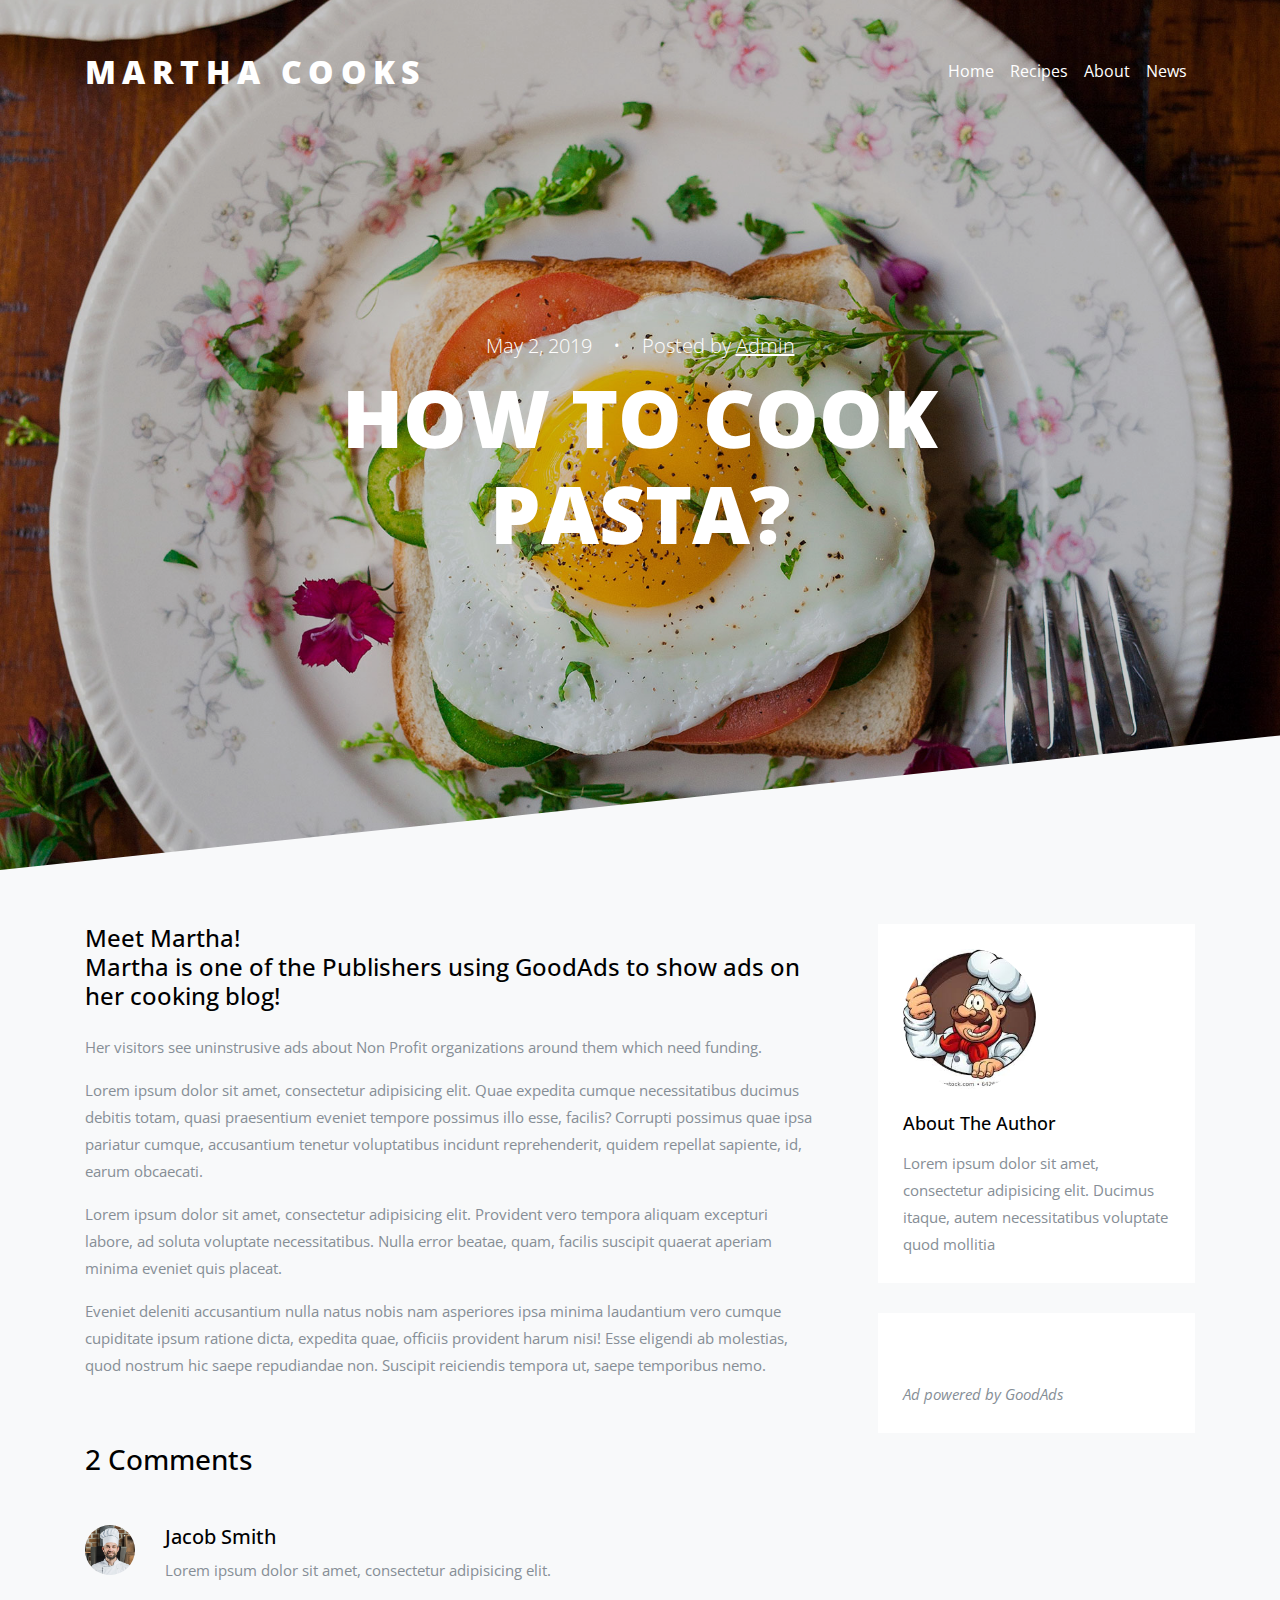
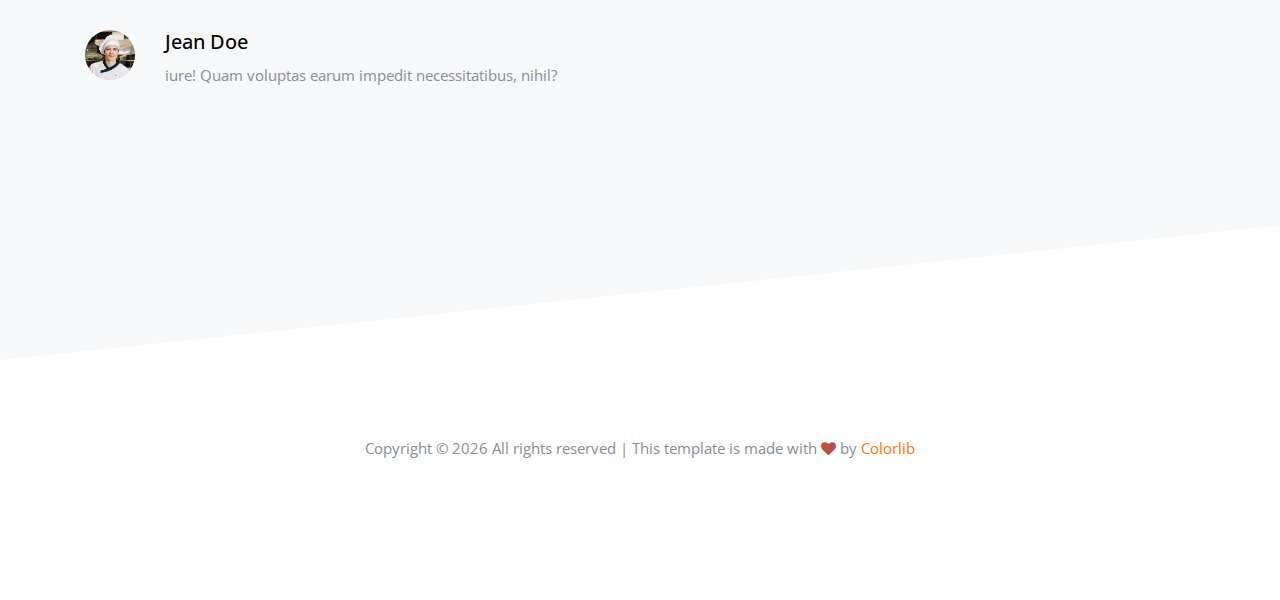
<file: client/publisher_site/index.html>
<!DOCTYPE html>
<html lang="en">
  <head>
    <title>Martha Cooks &mdash; Website Template by Colorlib</title>
    <meta charset="utf-8" />
    <meta
      name="viewport"
      content="width=device-width, initial-scale=1, shrink-to-fit=no"
    />
    <link
      href="https://fonts.googleapis.com/css?family=Open+Sans:300,400,700,800"
      rel="stylesheet"
    />

    <link rel="stylesheet" href="css/bootstrap.css" />
    <link rel="stylesheet" href="css/animate.css" />
    <link rel="stylesheet" href="css/owl.carousel.min.css" />
    <link rel="stylesheet" href="css/aos.css" />

    <link rel="stylesheet" href="css/magnific-popup.css" />

    <link rel="stylesheet" href="fonts/ionicons/css/ionicons.min.css" />
    <link rel="stylesheet" href="fonts/fontawesome/css/font-awesome.min.css" />
    <link rel="stylesheet" href="fonts/flaticon/font/flaticon.css" />

    <!-- Theme Style -->
    <link rel="stylesheet" href="css/style.css" />
  </head>
  <body>
    <header role="banner">
      <nav class="navbar navbar-expand-md navbar-dark bg-dark">
        <div class="container">
          <a class="navbar-brand" href="index.html">Martha Cooks</a>
          <div class="collapse navbar-collapse" id="navbarsExample05">
            <ul class="navbar-nav ml-auto pl-lg-5 pl-0">
              <li class="nav-item">
                <a class="nav-link" href="index.html">Home</a>
              </li>
              <li class="nav-item">
                <a class="nav-link" href="recipes.html">Recipes</a>
              </li>
              <li class="nav-item dropdown">
                <div class="dropdown-menu" aria-labelledby="dropdown04">
                  <a class="dropdown-item" href="services.html"
                    >Food Catering</a
                  >
                  <a class="dropdown-item" href="services.html"
                    >Drink &amp; Beverages</a
                  >
                  <a class="dropdown-item" href="services.html"
                    >Wedding &amp; Birthday</a
                  >
                </div>
              </li> 
              <li class="nav-item">
                <a class="nav-link" href="about.html">About</a>
              </li>
              <li class="nav-item">
                <a class="nav-link" href="news.html">News</a>
              </li>
            </ul>
        </div>
      </nav>
    </header>
    <!-- END header -->

    <div class="slider-wrap">
      <div class="slider-item" style="background-image: url('../static/hero_1.jpg');">
        <div class="container">
          <div
            class="row slider-text align-items-center justify-content-center"
          >
            <div class="col-md-8 text-center col-sm-12">
              <p class="mb-2" data-aos="fade-up">
                May 2, 2019 <span class="mx-3">&bullet;</span> Posted by
                <a href="#" target="_blank">Admin</a>
              </p>
              <h1 data-aos="fade-up" data-aos-delay="100">
                How To Cook Pasta?
              </h1>
            </div>
          </div>
        </div>
      </div>
      <!-- END slider -->
    </div>

    <section class="section pt-4 bg-light">
      <div class="container">
        <div class="row">
          <div class="col-lg-8 blog-content">
            <h4 class="mb-4">
              Meet Martha!<br />
              Martha is one of the Publishers using GoodAds to show ads on her
              cooking blog!
            </h4>
            <p class="lead"></p>
            <p>
              Her visitors see uninstrusive ads about Non Profit organizations
              around them which need funding.
            </p>
            <p>
              Lorem ipsum dolor sit amet, consectetur adipisicing elit. Quae
              expedita cumque necessitatibus ducimus debitis totam, quasi
              praesentium eveniet tempore possimus illo esse, facilis? Corrupti
              possimus quae ipsa pariatur cumque, accusantium tenetur
              voluptatibus incidunt reprehenderit, quidem repellat sapiente, id,
              earum obcaecati.
            </p>

            <blockquote>
              <p>
                Lorem ipsum dolor sit amet, consectetur adipisicing elit.
                Provident vero tempora aliquam excepturi labore, ad soluta
                voluptate necessitatibus. Nulla error beatae, quam, facilis
                suscipit quaerat aperiam minima eveniet quis placeat.
              </p>
            </blockquote>

            <p>
              Eveniet deleniti accusantium nulla natus nobis nam asperiores ipsa
              minima laudantium vero cumque cupiditate ipsum ratione dicta,
              expedita quae, officiis provident harum nisi! Esse eligendi ab
              molestias, quod nostrum hic saepe repudiandae non. Suscipit
              reiciendis tempora ut, saepe temporibus nemo.
            </p>

            <div class="pt-5">
              <h3 class="mb-5">2 Comments</h3>
              <ul class="comment-list">
                <li class="comment">
                  <div class="vcard bio">
                    <img src="../static/person_2.jpg" alt="Image placeholder" />
                  </div>
                  <div class="comment-body">
                    <h3>Jacob Smith</h3>
                    <p>
                      Lorem ipsum dolor sit amet, consectetur adipisicing elit.
                    </p>
                  </div>
                </li>

                <li class="comment">
                  <div class="vcard bio">
                    <img src="../static/person_1.jpg" alt="Image placeholder" />
                  </div>
                  <div class="comment-body">
                    <h3>Jean Doe</h3>
                    <p>
                      iure! Quam voluptas earum impedit necessitatibus, nihil?
                    </p>
                  </div>
                </li>
              </ul>
              <!-- END comment-list -->
            </div>
          </div>
          <div class="col-lg-4 sidebar pl-lg-5">
            <div class="sidebar-box">
              <img
                src="../static/chef2.jpeg"
                alt="Image placeholder"
                class="mb-4 w-50 rounded-circle"
              />
              <h3>About The Author</h3>
              <p>
                Lorem ipsum dolor sit amet, consectetur adipisicing elit.
                Ducimus itaque, autem necessitatibus voluptate quod mollitia
              </p>
            </div>

            <div class="sidebar-box">
              <div id="goodads">
              </div>
              <div><i>Ad powered by GoodAds</i></div>
            </div>
          </div>
        </div>
      </div>
    </section>

    <footer class="site-footer" role="contentinfo">
      <div class="container">
        <div class="row">
          <div class="col-12 text-md-center text-left">
            <p>
              <!-- Link back to Colorlib can't be removed. Template is licensed under CC BY 3.0. -->
              Copyright &copy;
              <script>
                document.write(new Date().getFullYear());
              </script>
              All rights reserved | This template is made with
              <i class="fa fa-heart text-danger" aria-hidden="true"></i> by
              <a href="https://colorlib.com" target="_blank">Colorlib</a>
              <!-- Link back to Colorlib can't be removed. Template is licensed under CC BY 3.0. -->
            </p>
          </div>
        </div>
      </div>
    </footer>
    <!-- END footer -->

    <!-- loader -->
    <div id="loader" class="show fullscreen">
      <svg class="circular" width="48px" height="48px">
        <circle
          class="path-bg"
          cx="24"
          cy="24"
          r="22"
          fill="none"
          stroke-width="4"
          stroke="#eeeeee"
        />
        <circle
          class="path"
          cx="24"
          cy="24"
          r="22"
          fill="none"
          stroke-width="4"
          stroke-miterlimit="10"
          stroke="#cf1d16"
        />
      </svg>
    </div>

    <script src="js/jquery-3.2.1.min.js"></script>
    <script src="js/popper.min.js"></script>
    <script src="js/bootstrap.min.js"></script>
    <script src="js/owl.carousel.min.js"></script>
    <script src="js/jquery.waypoints.min.js"></script>
    <script src="js/aos.js"></script>

    <script src="js/jquery.magnific-popup.min.js"></script>
    <script src="js/magnific-popup-options.js"></script>

    <script src="js/main.js"></script>
    <script>
      var publisherID = 2;
      var goodadsDiv = document.querySelector("#goodads");
      var goodadsText = document.createElement("p");
      var goodadsImg = document.createElement("img", {class: "mb-4 w-50", alt: "GoodAds Ad Banner"});
      var goodadsLink = document.createElement("a", {class: "btn btn-primary btn-sm"});
      fetch(
        `http://localhost:5000/serveAd/${publisherID}`, {
        method: 'GET',
        mode: 'cors', 
        headers: {
          'Content-Type': 'application/json'
        },
      })
        .then(res => res.json())
        .then (res => {8
            goodadsText.innerHTML = "GiveHope is helping uplift children in rural Africa through education programs, healthcare initiatives and mentorship";
            goodadsLink.innerHTML = `Help ${res.name}!`;
            goodadsLink.href = `http://localhost:4000/?ngoId=${res.id}&publisherId=${publisherID}`;
            goodadsImg.src = `../static/${res.name}_ad_banner.png`;
        })
        goodadsDiv.classList.add("cta-btn");
        goodadsDiv.appendChild(goodadsImg);
        goodadsDiv.appendChild(goodadsText);
        goodadsDiv.appendChild(goodadsLink);
    </script>
</body>
</html>
</file>
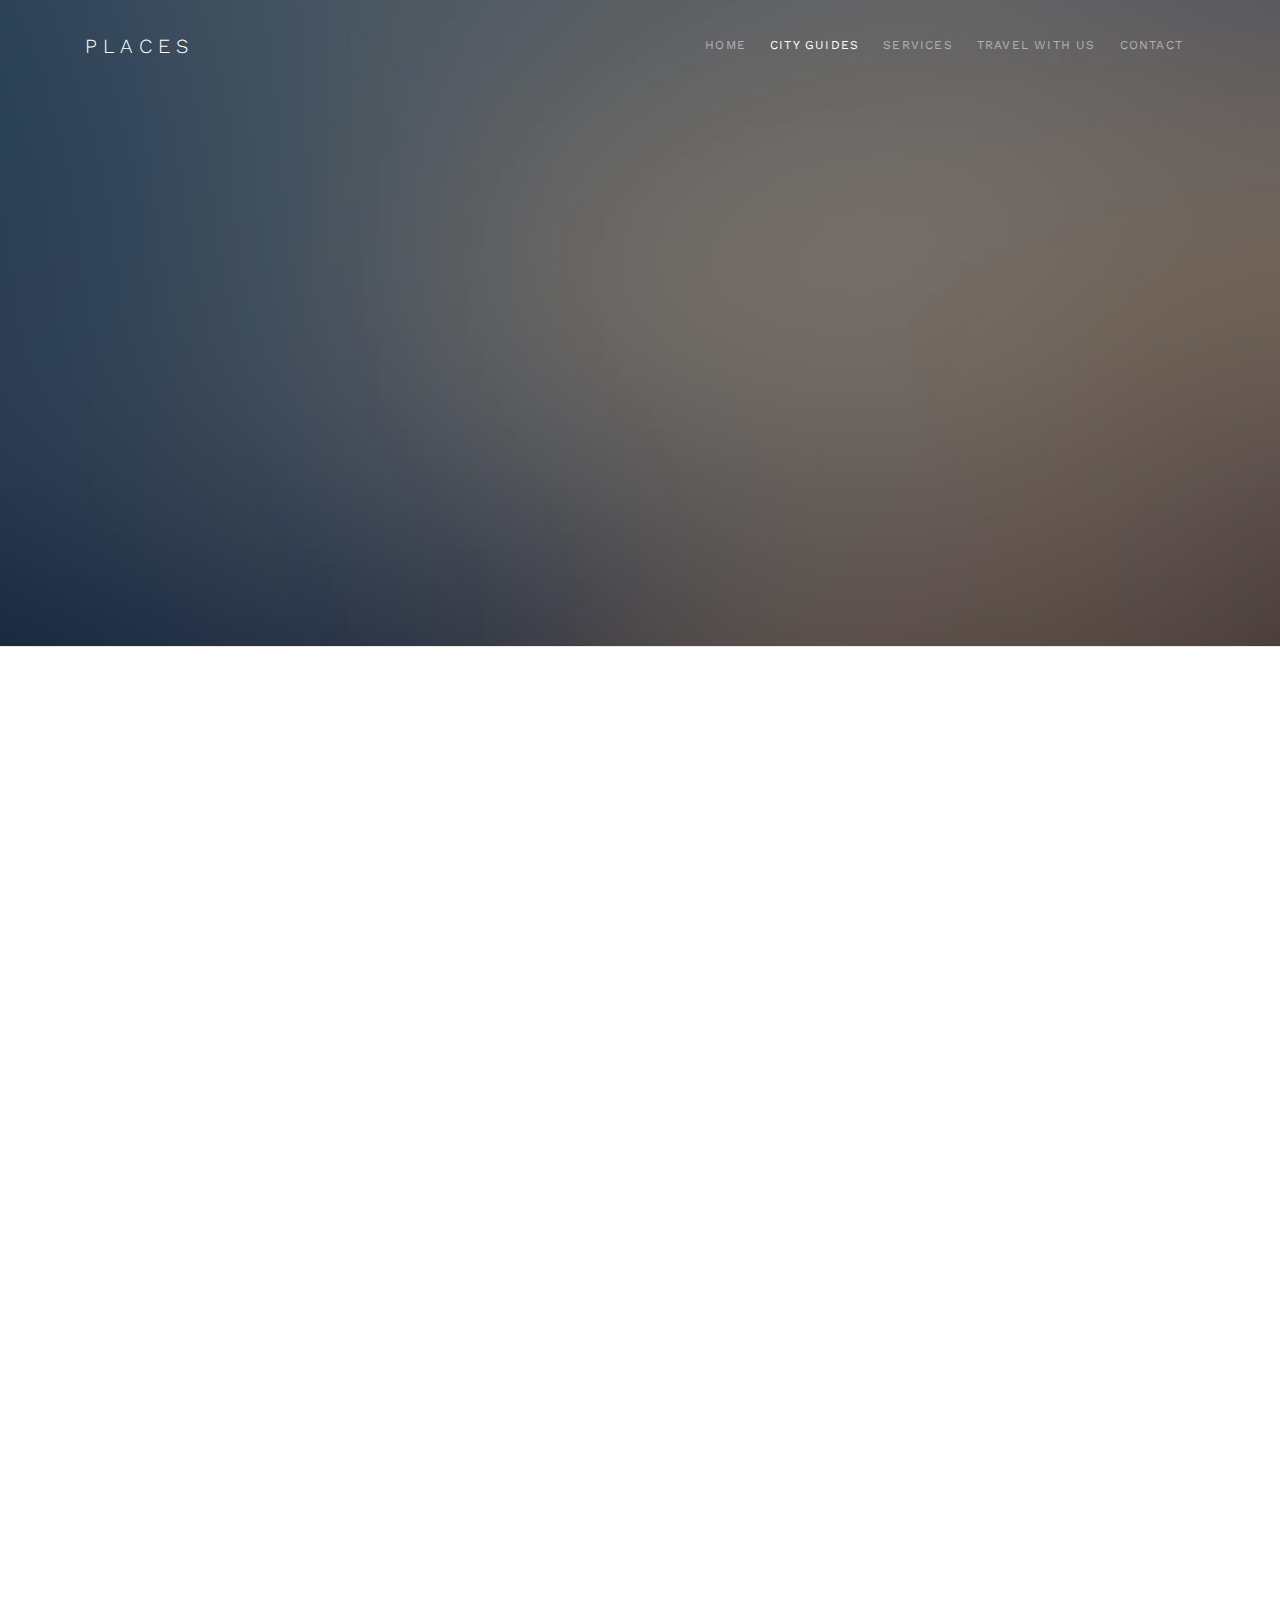
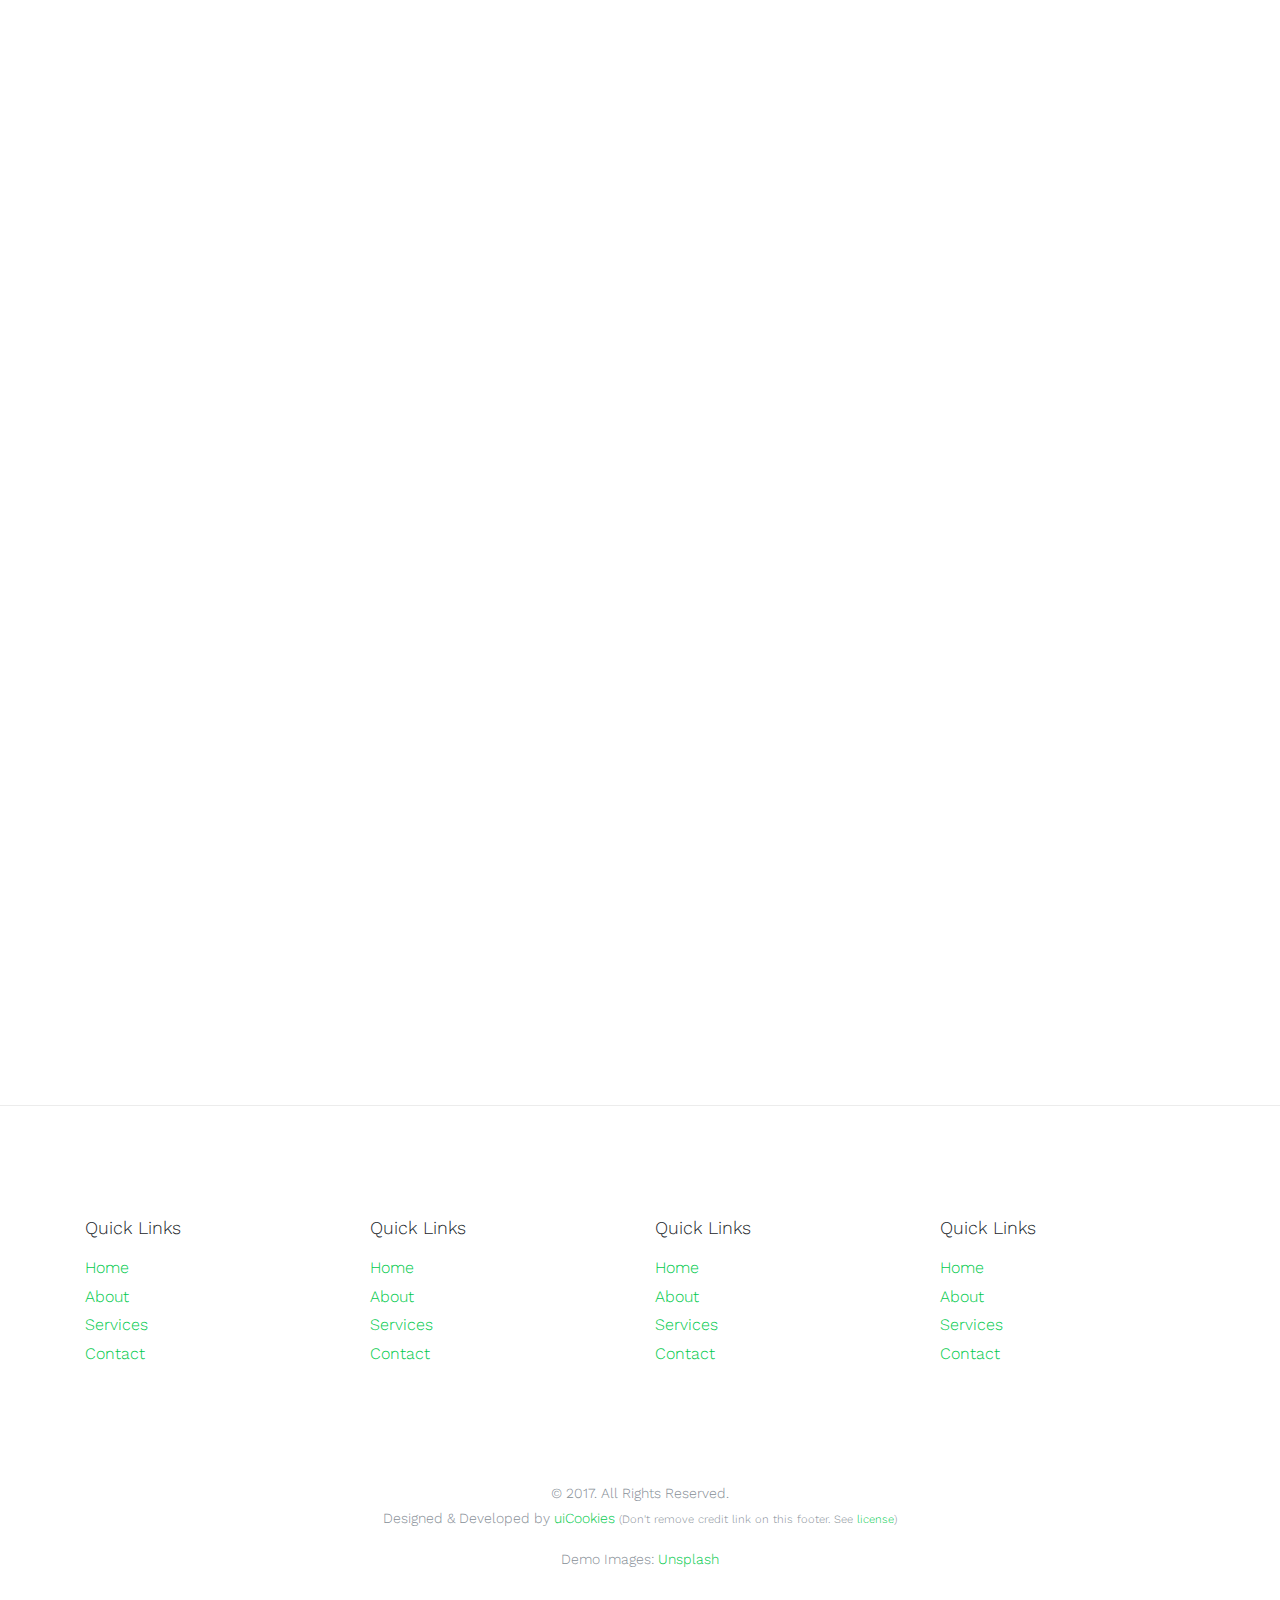
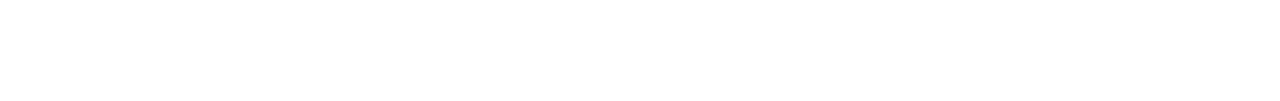
<file: client/goodad_homepage/city-guides.html>
<!DOCTYPE html>
<html lang="en">
	<head>
		<meta charset="utf-8">
		<meta name="viewport" content="width=device-width, initial-scale=1, shrink-to-fit=no">

		<title>Places &mdash; Free HTML5 Bootstrap 4 Theme by uicookies.com</title>
		<meta name="description" content="Free Bootstrap 4 Theme by uicookies.com">
		<meta name="keywords" content="free website templates, free bootstrap themes, free template, free bootstrap, free website template">
    
    
    <link href="https://fonts.googleapis.com/css?family=Work+Sans:300,400,700" rel="stylesheet">

		<link rel="stylesheet" href="assets/css/bootstrap/bootstrap.css">
    <link rel="stylesheet" href="assets/css/animate.css">
    <link rel="stylesheet" href="assets/fonts/ionicons/css/ionicons.min.css">
    
    <link rel="stylesheet" href="assets/css/owl.carousel.min.css">
    
    <link rel="stylesheet" href="assets/fonts/flaticon/font/flaticon.css">

    <link rel="stylesheet" href="assets/fonts/fontawesome/css/font-awesome.min.css">

    <link rel="stylesheet" href="assets/css/select2.css">
    

    <link rel="stylesheet" href="assets/css/helpers.css">
    <link rel="stylesheet" href="assets/css/style.css">

	</head>
	<body>
  

    <nav class="navbar navbar-expand-lg navbar-dark probootstrap_navbar" id="probootstrap-navbar">
      <div class="container">
        <a class="navbar-brand" href="index.html">Places</a>
        <button class="navbar-toggler" type="button" data-toggle="collapse" data-target="#probootstrap-menu" aria-controls="probootstrap-menu" aria-expanded="false" aria-label="Toggle navigation">
          <span><i class="ion-navicon"></i></span>
        </button>
        <div class="collapse navbar-collapse" id="probootstrap-menu">
          <ul class="navbar-nav ml-auto">
            <li class="nav-item"><a class="nav-link" href="index.html">Home</a></li>
            <li class="nav-item"><a class="nav-link active" href="about.html">City Guides</a></li>
            <li class="nav-item"><a class="nav-link" href="services.html">Services</a></li>
            <li class="nav-item"><a class="nav-link" href="products.html">Travel With Us</a></li>
            <li class="nav-item"><a class="nav-link" href="contact.html">Contact</a></li>
          </ul>
        </div>
      </div>
    </nav>
    <!-- END nav -->
    

    <section class="probootstrap-cover overflow-hidden relative"  style="background-image: url('assets/images/bg_1.jpg');" data-stellar-background-ratio="0.5" id="section-home">
      <div class="overlay"></div>
      <div class="container">
        <div class="row align-items-center text-center">
          <div class="col-md">
            <h2 class="heading mb-2 display-4 font-light probootstrap-animate">City Guides</h2>
            <p class="lead mb-5 probootstrap-animate">Hope u like it! another free template by <a href="https://uicookies.com/" target="_blank">uicookies.com</a> Under License <a href="https://uicookies.com/license" target="_blank">CC 3.0</a></p>
            <p class="probootstrap-animate">
              <a href="https://free-template.co/" target="_blank" role="button" class="btn btn-primary p-3 mr-3 pl-5 pr-5 text-uppercase d-lg-inline d-md-inline d-sm-block d-block mb-3">More Templates Here</a> 
            </p>
          </div> 
        </div>
      </div>
    
    </section>
    <!-- END section -->
    
    <section class="probootstrap_section" id="section-city-guides">
      <div class="container">
        <div class="row text-center mb-5 probootstrap-animate">
          <div class="col-md-12">
            <h2 class="display-4 border-bottom probootstrap-section-heading">Top Places Around The World</h2>
          </div>
        </div>
        <div class="row mb-4">
          <div class="col-lg-3 col-md-6 probootstrap-animate mb-3">
            <a href="#" class="probootstrap-thumbnail">
              <img src="assets/images/img_1.jpg" alt="Free Template by uicookies.com" class="img-fluid">
              <div class="probootstrap-text">
                <h3>Buena</h3>
              </div>
            </a>
          </div>
          <div class="col-lg-3 col-md-6 probootstrap-animate mb-3">
            <a href="#" class="probootstrap-thumbnail">
              <img src="assets/images/img_2.jpg" alt="Free Template by uicookies.com" class="img-fluid">
              <h3>Road</h3>
            </a>
          </div>
          <div class="col-lg-3 col-md-6 probootstrap-animate mb-3">
            <a href="#" class="probootstrap-thumbnail">
              <img src="assets/images/img_3.jpg" alt="Free Template by uicookies.com" class="img-fluid">
              <h3>Australia</h3>
            </a>
          </div>
          <div class="col-lg-3 col-md-6 probootstrap-animate mb-3">
            <a href="#" class="probootstrap-thumbnail">
              <img src="assets/images/img_4.jpg" alt="Free Template by uicookies.com" class="img-fluid">
              <h3>Japan</h3>
            </a>
          </div>
        </div>


        <div class="row">
          <div class="col-lg-3 col-md-6 probootstrap-animate mb-3">
            <a href="#" class="probootstrap-thumbnail">
              <img src="assets/images/img_5.jpg" alt="Free Template by uicookies.com" class="img-fluid">
              <div class="probootstrap-text">
                <h3>Paris</h3>
              </div>
            </a>
          </div>
          <div class="col-lg-3 col-md-6 probootstrap-animate mb-3">
            <a href="#" class="probootstrap-thumbnail">
              <img src="assets/images/img_2.jpg" alt="Free Template by uicookies.com" class="img-fluid">
              <h3>Brazil</h3>
            </a>
          </div>
          <div class="col-lg-3 col-md-6 probootstrap-animate mb-3">
            <a href="#" class="probootstrap-thumbnail">
              <img src="assets/images/img_3.jpg" alt="Free Template by uicookies.com" class="img-fluid">
              <h3>Australia</h3>
            </a>
          </div>
          <div class="col-lg-3 col-md-6 probootstrap-animate mb-3">
            <a href="#" class="probootstrap-thumbnail">
              <img src="assets/images/img_4.jpg" alt="Free Template by uicookies.com" class="img-fluid">
              <h3>Japan</h3>
            </a>
          </div>
        </div>

        <div class="row justify-content-center probootstrap-animate">
          <div class="col-md-3"><a href="https://free-template.co/" target="_blank" class="btn btn-primary">More Templates Here</a></div>
        </div>

      </div>
    </section>

    <section class="probootstrap_section" id="section-feature-testimonial">
      <div class="container">
        <div class="row justify-content-center mb-5">
          <div class="col-md-12 text-center mb-5 probootstrap-animate">
            <h2 class="display-4 border-bottom probootstrap-section-heading">Why we Love Places</h2>
            <blockquote class="">
              <p class="lead mb-4"><em>Far far away, behind the word mountains, far from the countries Vokalia and Consonantia, there live the blind texts. Separated they live in Bookmarksgrove right at the coast of the Semantics, a large language ocean. A small river named Duden flows by their place and supplies it with the necessary regelialia. It is a paradisematic country, in which roasted parts of sentences fly into your mouth.</em></p>
              <p class="probootstrap-author">
                <a href="https://uicookies.com/" target="_blank">
                  <img src="assets/images/person_1.jpg" alt="Free Template by uicookies.com" class="rounded-circle">
                  <span class="probootstrap-name">James Smith</span>
                  <span class="probootstrap-title">Chief Executive Officer</span>
                </a>
              </p>
            </blockquote>

          </div>
        </div>
        
      </div>
    </section>
    <!-- END section -->

    <footer class="probootstrap_section probootstrap-border-top">
      <div class="container">
        <div class="row mb-5">
          <div class="col-md-3">
            <h3 class="probootstrap_font-18 mb-3">Quick Links</h3>
            <ul class="list-unstyled">
              <li><a href="https://free-template.co" target="_blank">Home</a></li>
              <li><a href="https://free-template.co" target="_blank">About</a></li>
              <li><a href="https://free-template.co" target="_blank">Services</a></li>
              <li><a href="https://free-template.co" target="_blank">Contact</a></li>
            </ul>
          </div>
          <div class="col-md-3">
            <h3 class="probootstrap_font-18 mb-3">Quick Links</h3>
            <ul class="list-unstyled">
              <li><a href="https://free-template.co" target="_blank">Home</a></li>
              <li><a href="https://free-template.co" target="_blank">About</a></li>
              <li><a href="https://free-template.co" target="_blank">Services</a></li>
              <li><a href="https://free-template.co" target="_blank">Contact</a></li>
            </ul>
          </div>
          <div class="col-md-3">
            <h3 class="probootstrap_font-18 mb-3">Quick Links</h3>
            <ul class="list-unstyled">
              <li><a href="https://free-template.co" target="_blank">Home</a></li>
              <li><a href="https://free-template.co" target="_blank">About</a></li>
              <li><a href="https://free-template.co" target="_blank">Services</a></li>
              <li><a href="https://free-template.co" target="_blank">Contact</a></li>
            </ul>
          </div>
          <div class="col-md-3">
            <h3 class="probootstrap_font-18 mb-3">Quick Links</h3>
            <ul class="list-unstyled">
              <li><a href="https://free-template.co" target="_blank">Home</a></li>
              <li><a href="https://free-template.co" target="_blank">About</a></li>
              <li><a href="https://free-template.co" target="_blank">Services</a></li>
              <li><a href="https://free-template.co" target="_blank">Contact</a></li>
            </ul>
          </div>
        </div>
        <div class="row pt-5">
          <div class="col-md-12 text-center">
            <p class="probootstrap_font-14">&copy; 2017. All Rights Reserved. <br> Designed &amp; Developed by <a href="https://uicookies.com/" target="_blank">uiCookies</a><small> (Don't remove credit link on this footer. See <a href="https://uicookies.com/license/">license</a>)</small></p>
            <p class="probootstrap_font-14">Demo Images: <a href="https://unsplash.com/" target="_blank">Unsplash</a></p>
          </div>
        </div>
      </div>
    </footer>

    
    <script src="assets/js/jquery.min.js"></script>
    
    <script src="assets/js/popper.min.js"></script>
    <script src="assets/js/bootstrap.min.js"></script>
    <script src="assets/js/owl.carousel.min.js"></script>
    
    <script src="assets/js/jquery.waypoints.min.js"></script>
    <script src="assets/js/jquery.easing.1.3.js"></script>

    <script src="assets/js/select2.min.js"></script>

    <script src="assets/js/main.js"></script>

    
	</body>
</html>
</file>
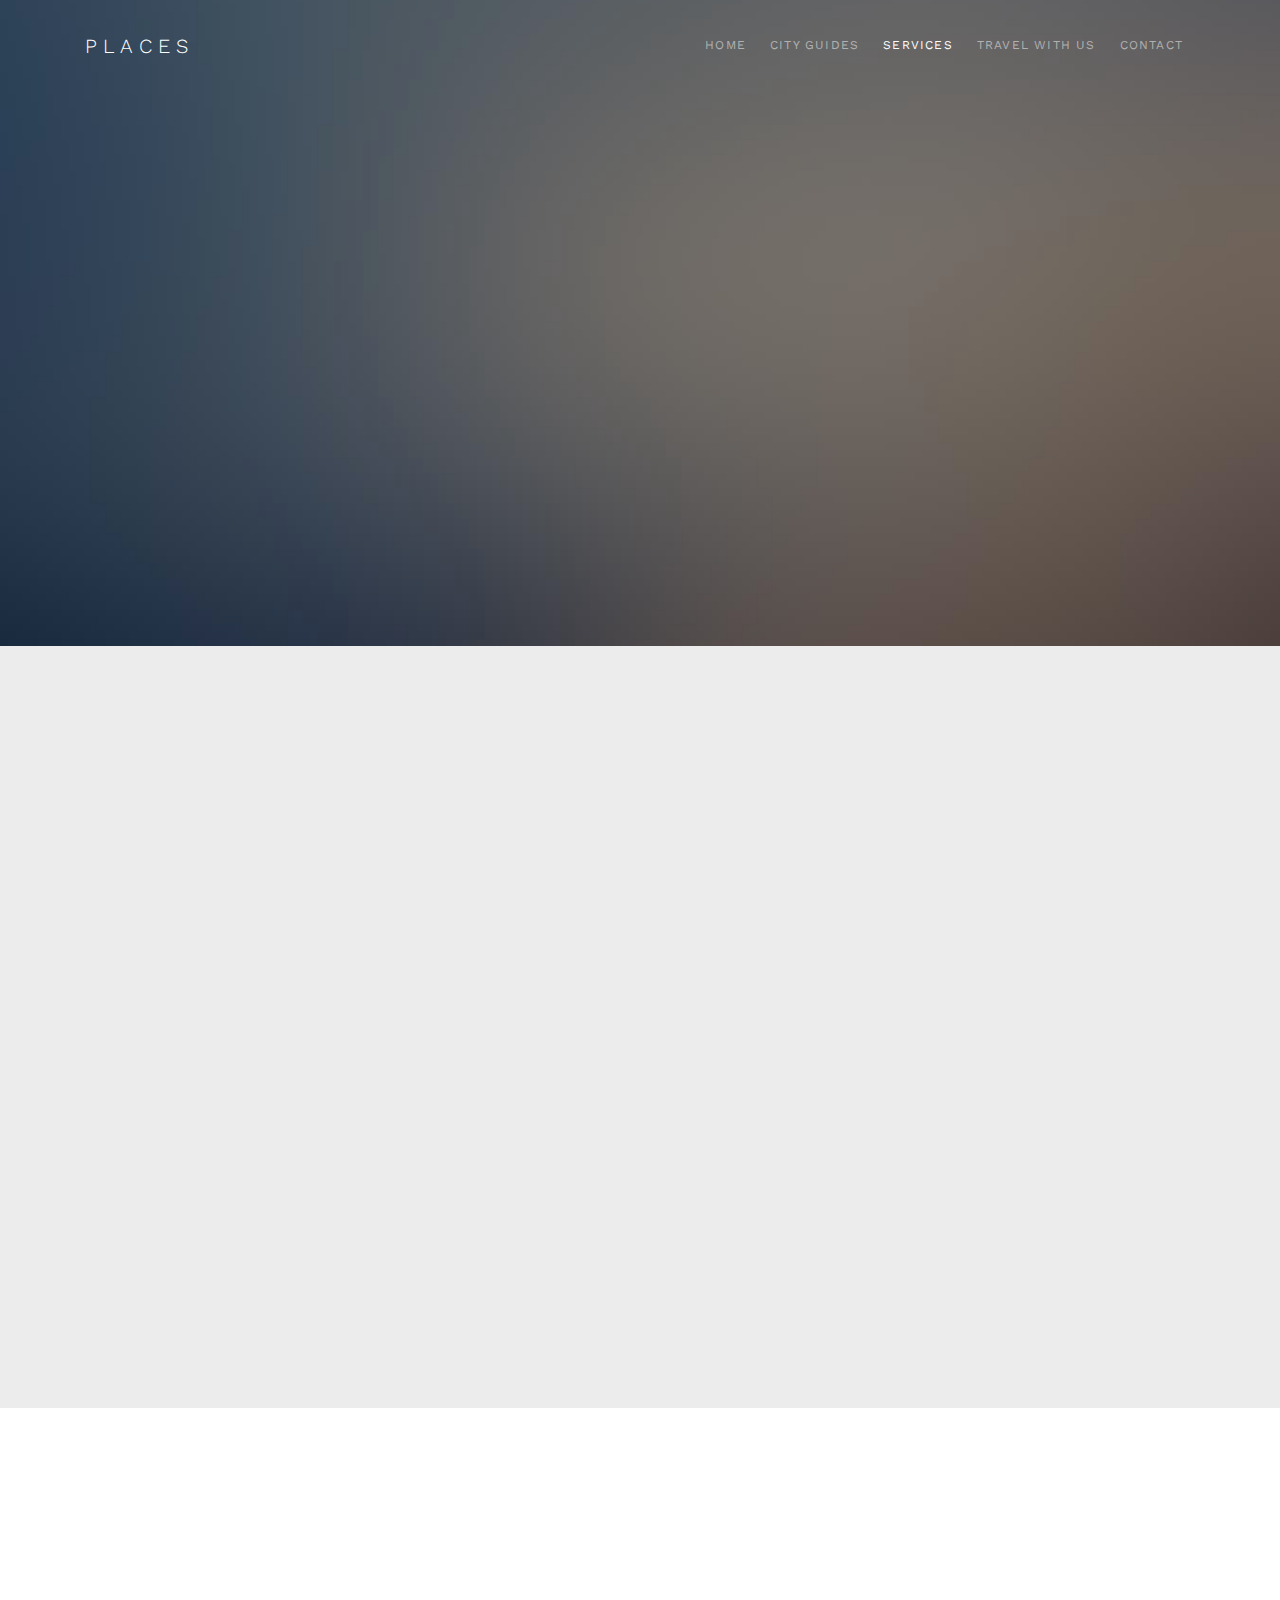
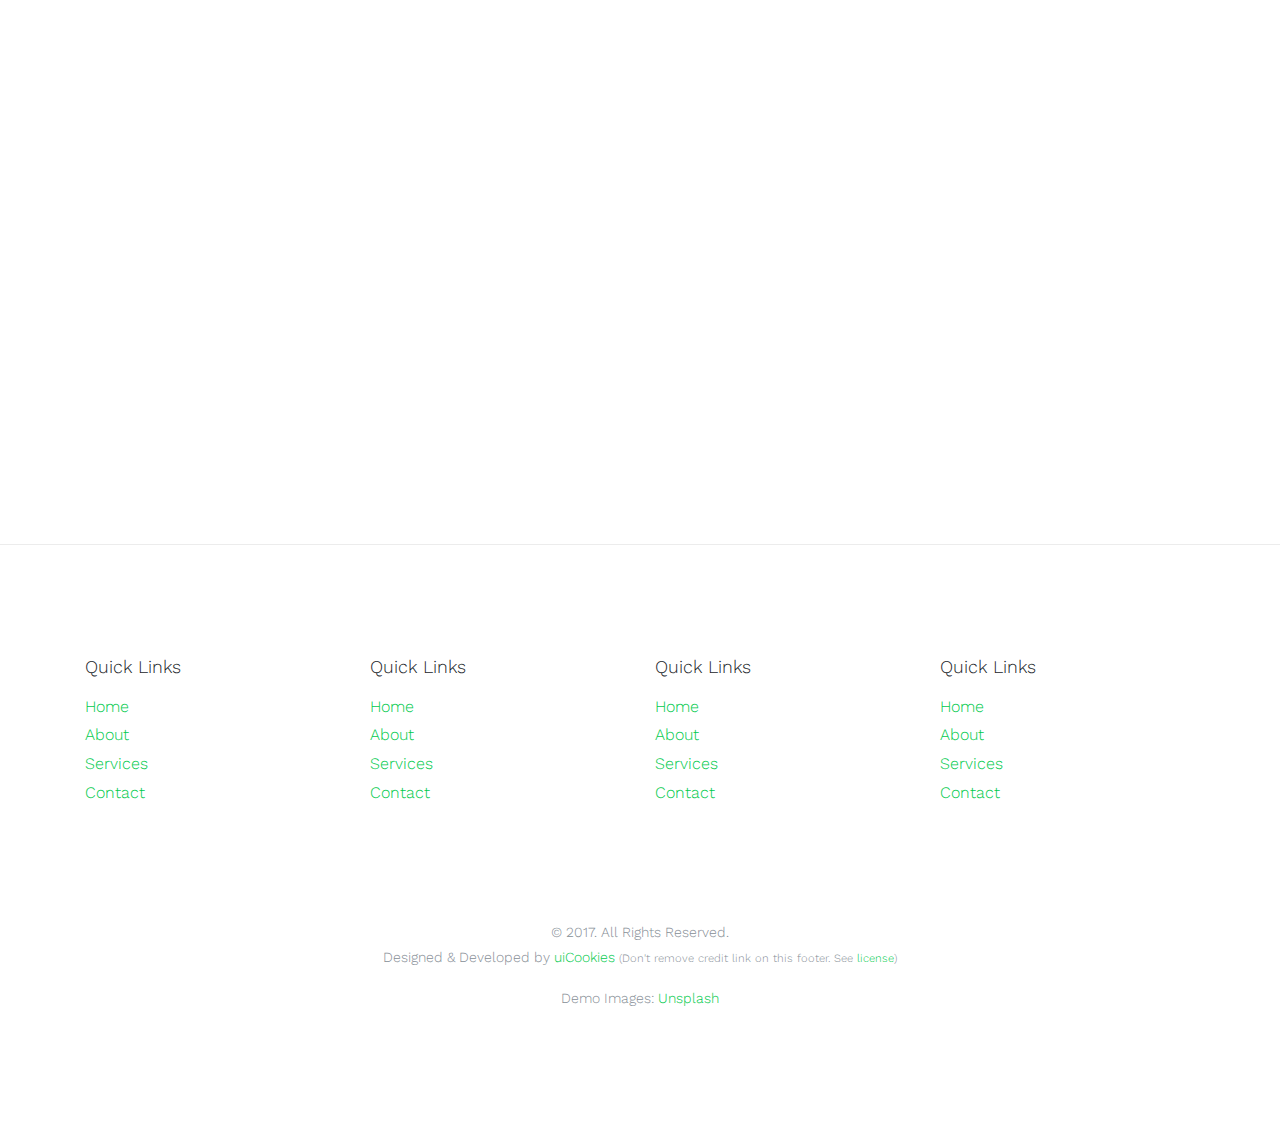
<file: client/goodad_homepage/contact.html>
<!DOCTYPE html>
<html lang="en">
	<head>
		<meta charset="utf-8">
		<meta name="viewport" content="width=device-width, initial-scale=1, shrink-to-fit=no">

		<title>Places &mdash; Free HTML5 Bootstrap 4 Theme by uicookies.com</title>
		<meta name="description" content="Free Bootstrap 4 Theme by uicookies.com">
		<meta name="keywords" content="free website templates, free bootstrap themes, free template, free bootstrap, free website template">
    
    
    <link href="https://fonts.googleapis.com/css?family=Work+Sans:300,400,700" rel="stylesheet">

		<link rel="stylesheet" href="assets/css/bootstrap/bootstrap.css">
    <link rel="stylesheet" href="assets/css/animate.css">
    <link rel="stylesheet" href="assets/fonts/ionicons/css/ionicons.min.css">
    
    <link rel="stylesheet" href="assets/css/owl.carousel.min.css">
    
    <link rel="stylesheet" href="assets/fonts/flaticon/font/flaticon.css">

    <link rel="stylesheet" href="assets/fonts/fontawesome/css/font-awesome.min.css">

    <link rel="stylesheet" href="assets/css/select2.css">
    

    <link rel="stylesheet" href="assets/css/helpers.css">
    <link rel="stylesheet" href="assets/css/style.css">

	</head>
	<body>
  

    <nav class="navbar navbar-expand-lg navbar-dark probootstrap_navbar" id="probootstrap-navbar">
      <div class="container">
        <a class="navbar-brand" href="index.html">Places</a>
        <button class="navbar-toggler" type="button" data-toggle="collapse" data-target="#probootstrap-menu" aria-controls="probootstrap-menu" aria-expanded="false" aria-label="Toggle navigation">
          <span><i class="ion-navicon"></i></span>
        </button>
        <div class="collapse navbar-collapse" id="probootstrap-menu">
          <ul class="navbar-nav ml-auto">
            <li class="nav-item"><a class="nav-link" href="index.html">Home</a></li>
            <li class="nav-item"><a class="nav-link" href="about.html">City Guides</a></li>
            <li class="nav-item"><a class="nav-link active" href="services.html">Services</a></li>
            <li class="nav-item"><a class="nav-link" href="travel.html">Travel With Us</a></li>
            <li class="nav-item"><a class="nav-link" href="contact.html">Contact</a></li>
          </ul>
        </div>
      </div>
    </nav>
    <!-- END nav -->
    

    <section class="probootstrap-cover overflow-hidden relative"  style="background-image: url('assets/images/bg_1.jpg');" data-stellar-background-ratio="0.5" id="section-home">
      <div class="overlay"></div>
      <div class="container">
        <div class="row align-items-center text-center">
          <div class="col-md">
            <h2 class="heading mb-2 display-4 font-light probootstrap-animate">Get In Touch</h2>
            <p class="lead mb-5 probootstrap-animate">Hope u like it! another free template by <a href="https://uicookies.com/" target="_blank">uicookies.com</a> Under License <a href="https://uicookies.com/license" target="_blank">CC 3.0</a></p>
            <p class="probootstrap-animate">
              <a href="https://free-template.co/" target="_blank" role="button" class="btn btn-primary p-3 mr-3 pl-5 pr-5 text-uppercase d-lg-inline d-md-inline d-sm-block d-block mb-3">More Templates Here</a> 
            </p>
          </div> 
        </div>
      </div>
    
    </section>
    <!-- END section -->
    
    
    <section class="probootstrap_section bg-light" id="section-contact">
      <div class="container">
        
        <div class="row">
          <div class="col-md-6 probootstrap-animate">
            <p class="mb-5">Far far away, behind the word mountains, far from the countries Vokalia and Consonantia, there live the blind texts. Separated they live in Bookmarksgrove right at the coast of the Semantics, a large language ocean.</p>
            <div class="row">
              <div class="col-md-6">
                <ul class="probootstrap-contact-details">
                  <li>
                    <span class="text-uppercase"><span class="ion-paper-airplane"></span> Email</span>
                    probootstrap@gmail.com
                  </li>
                  <li>
                    <span class="text-uppercase"><span class="ion-ios-telephone"></span> Phone</span>
                    +30 976 1382 9921
                  </li>
                </ul>
              </div>
              <div class="col-md-6">
                <ul class="probootstrap-contact-details">
                  <li>
                    <span class="text-uppercase"><span class="ion-ios-telephone"></span> Fax</span>
                    +30 976 1382 9922
                  </li>
                  <li>
                    <span class="text-uppercase"><span class="ion-location"></span> Address</span>
                    San Francisco, CA <br>
                    4th Floor8 Lower  <br>
                    San Francisco street, M1 50F
                  </li>
                </ul>
              </div>
            </div>
          </div>
          <div class="col-md-6  probootstrap-animate">
            <form action="#" method="post" class="probootstrap-form probootstrap-form-box mb60">
              <div class="row mb-3">
                <div class="col-md-6">
                  <div class="form-group">
                    <label for="fname" class="sr-only sr-only-focusable">First Name</label>
                    <input type="text" class="form-control" id="fname" name="fname" placeholder="First Name">
                  </div>
                </div>
                <div class="col-md-6">
                  <div class="form-group">
                    <label for="lname" class="sr-only sr-only-focusable">Last Name</label>
                    <input type="text" class="form-control" id="lname" name="lname" placeholder="Last Name">
                  </div>
                </div>
              </div>
              <div class="form-group">
                <label for="email" class="sr-only sr-only-focusable">Email</label>
                <input type="email" class="form-control" id="email" name="email" placeholder="Email">
              </div>
              <div class="form-group">
                <label for="message" class="sr-only sr-only-focusable">Message</label>
                <textarea cols="30" rows="10" class="form-control" id="message" name="message" placeholder="Write your message"></textarea>
              </div>
              <div class="form-group">
                <input type="submit" class="btn btn-primary" id="submit" name="submit" value="Send Message">
              </div>
            </form>
          </div>
        </div>
      </div>
    </section>
    <!-- END section -->

    <section class="probootstrap_section" id="section-feature-testimonial">
      <div class="container">
        <div class="row justify-content-center mb-5">
          <div class="col-md-12 text-center mb-5 probootstrap-animate">
            <h2 class="display-4 border-bottom probootstrap-section-heading">Why we Love Places</h2>
            <blockquote class="">
              <p class="lead mb-4"><em>Far far away, behind the word mountains, far from the countries Vokalia and Consonantia, there live the blind texts. Separated they live in Bookmarksgrove right at the coast of the Semantics, a large language ocean. A small river named Duden flows by their place and supplies it with the necessary regelialia. It is a paradisematic country, in which roasted parts of sentences fly into your mouth.</em></p>
              <p class="probootstrap-author">
                <a href="https://uicookies.com/" target="_blank">
                  <img src="assets/images/person_1.jpg" alt="Free Template by uicookies.com" class="rounded-circle">
                  <span class="probootstrap-name">James Smith</span>
                  <span class="probootstrap-title">Chief Executive Officer</span>
                </a>
              </p>
            </blockquote>

          </div>
        </div>
        
      </div>
    </section>
    <!-- END section -->
  
    <footer class="probootstrap_section probootstrap-border-top">
      <div class="container">
        <div class="row mb-5">
          <div class="col-md-3">
            <h3 class="probootstrap_font-18 mb-3">Quick Links</h3>
            <ul class="list-unstyled">
              <li><a href="https://free-template.co" target="_blank">Home</a></li>
              <li><a href="https://free-template.co" target="_blank">About</a></li>
              <li><a href="https://free-template.co" target="_blank">Services</a></li>
              <li><a href="https://free-template.co" target="_blank">Contact</a></li>
            </ul>
          </div>
          <div class="col-md-3">
            <h3 class="probootstrap_font-18 mb-3">Quick Links</h3>
            <ul class="list-unstyled">
              <li><a href="https://free-template.co" target="_blank">Home</a></li>
              <li><a href="https://free-template.co" target="_blank">About</a></li>
              <li><a href="https://free-template.co" target="_blank">Services</a></li>
              <li><a href="https://free-template.co" target="_blank">Contact</a></li>
            </ul>
          </div>
          <div class="col-md-3">
            <h3 class="probootstrap_font-18 mb-3">Quick Links</h3>
            <ul class="list-unstyled">
              <li><a href="https://free-template.co" target="_blank">Home</a></li>
              <li><a href="https://free-template.co" target="_blank">About</a></li>
              <li><a href="https://free-template.co" target="_blank">Services</a></li>
              <li><a href="https://free-template.co" target="_blank">Contact</a></li>
            </ul>
          </div>
          <div class="col-md-3">
            <h3 class="probootstrap_font-18 mb-3">Quick Links</h3>
            <ul class="list-unstyled">
              <li><a href="https://free-template.co" target="_blank">Home</a></li>
              <li><a href="https://free-template.co" target="_blank">About</a></li>
              <li><a href="https://free-template.co" target="_blank">Services</a></li>
              <li><a href="https://free-template.co" target="_blank">Contact</a></li>
            </ul>
          </div>
        </div>
        <div class="row pt-5">
          <div class="col-md-12 text-center">
            <p class="probootstrap_font-14">&copy; 2017. All Rights Reserved. <br> Designed &amp; Developed by <a href="https://uicookies.com/" target="_blank">uiCookies</a><small> (Don't remove credit link on this footer. See <a href="https://uicookies.com/license/">license</a>)</small></p>
            <p class="probootstrap_font-14">Demo Images: <a href="https://unsplash.com/" target="_blank">Unsplash</a></p>
          </div>
        </div>
      </div>
    </footer>

    
    <script src="assets/js/jquery.min.js"></script>
    
    <script src="assets/js/popper.min.js"></script>
    <script src="assets/js/bootstrap.min.js"></script>
    <script src="assets/js/owl.carousel.min.js"></script>
    
    <script src="assets/js/jquery.waypoints.min.js"></script>
    <script src="assets/js/jquery.easing.1.3.js"></script>

    <script src="assets/js/select2.min.js"></script>

    <script src="assets/js/main.js"></script>

	</body>
</html>
</file>
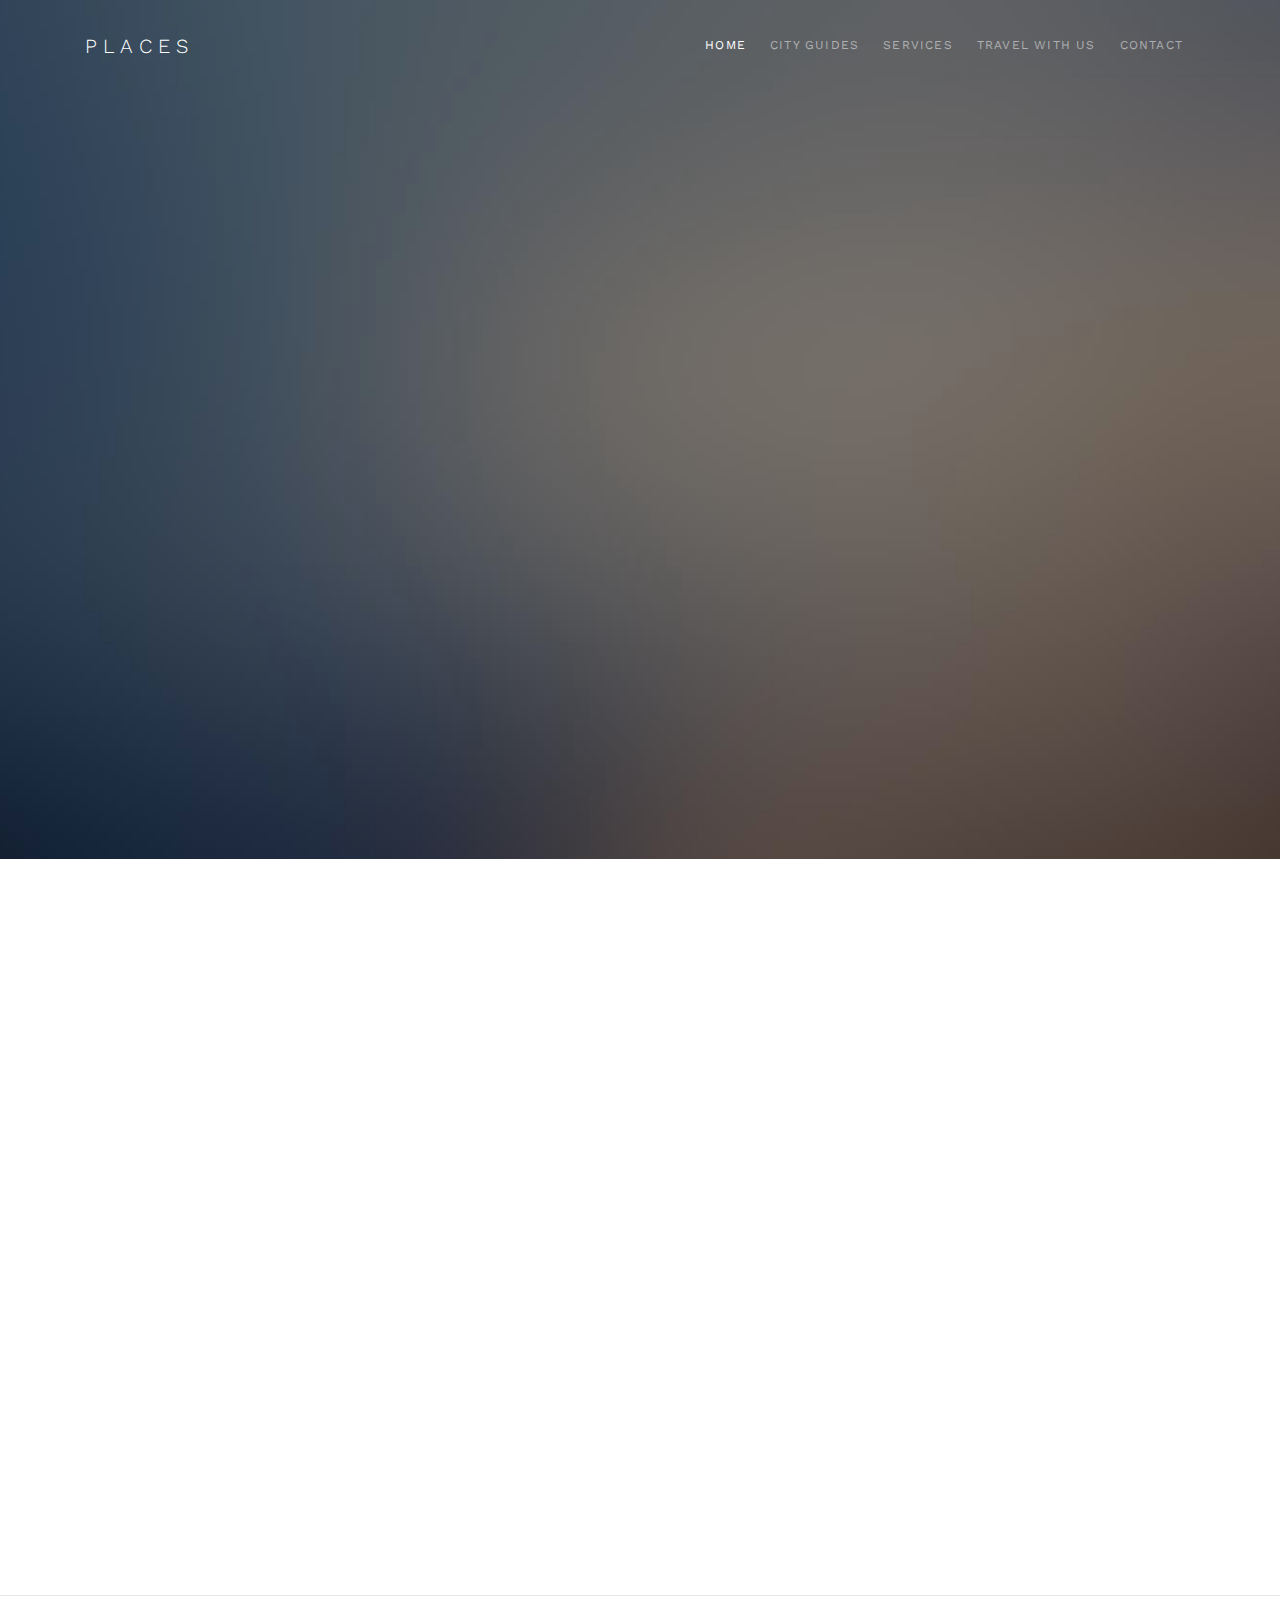
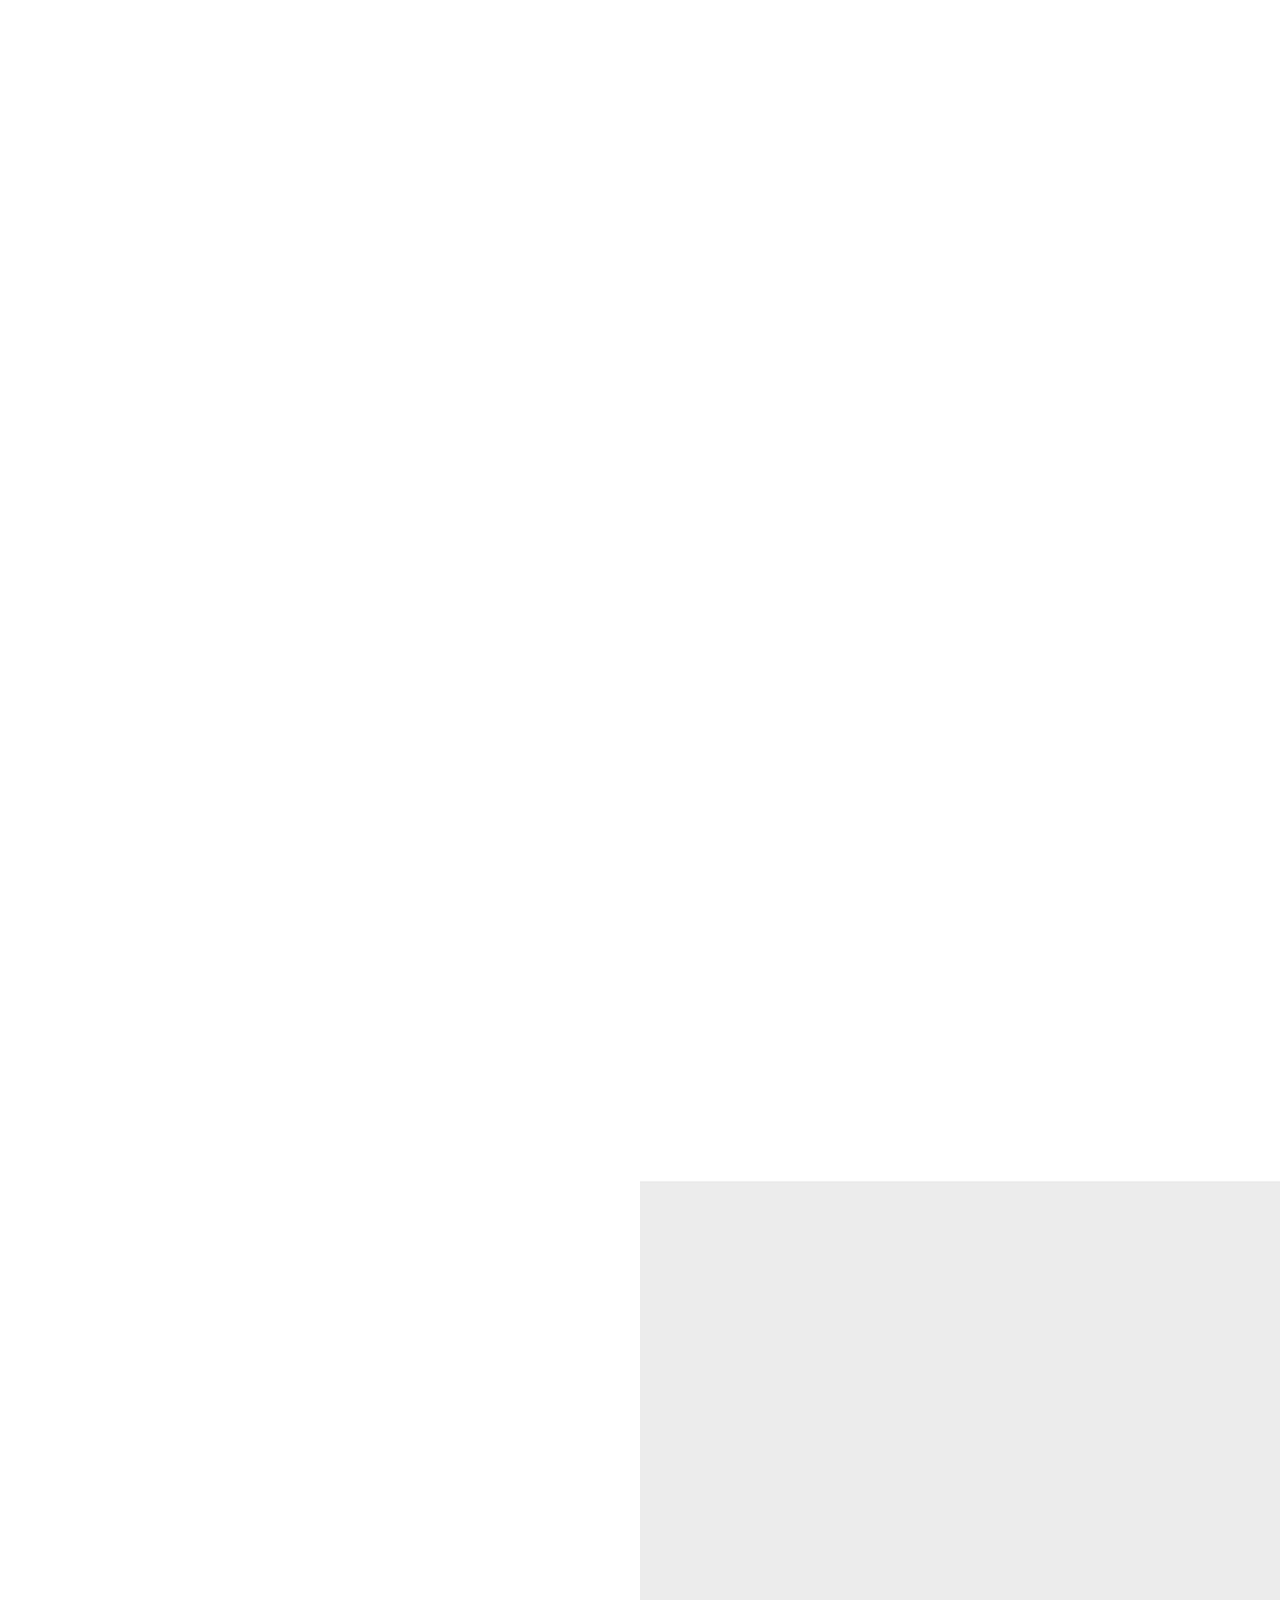
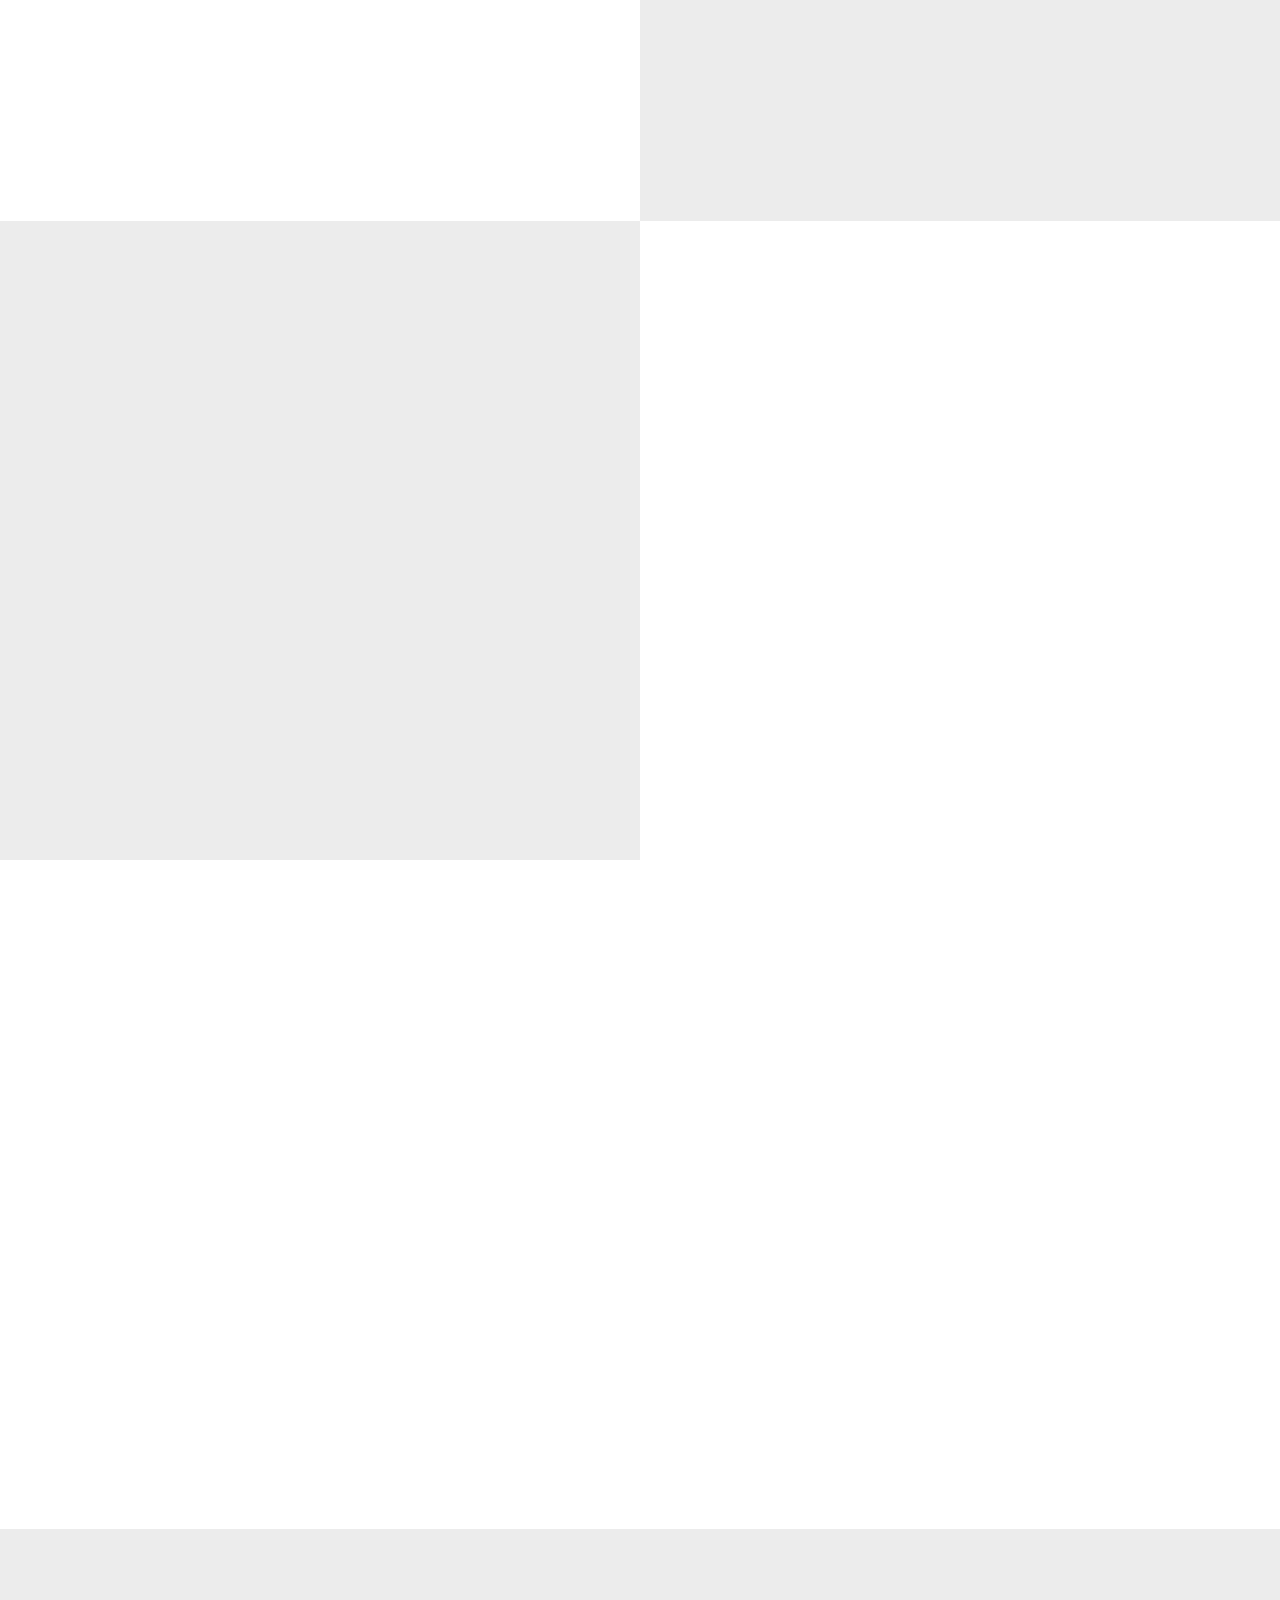
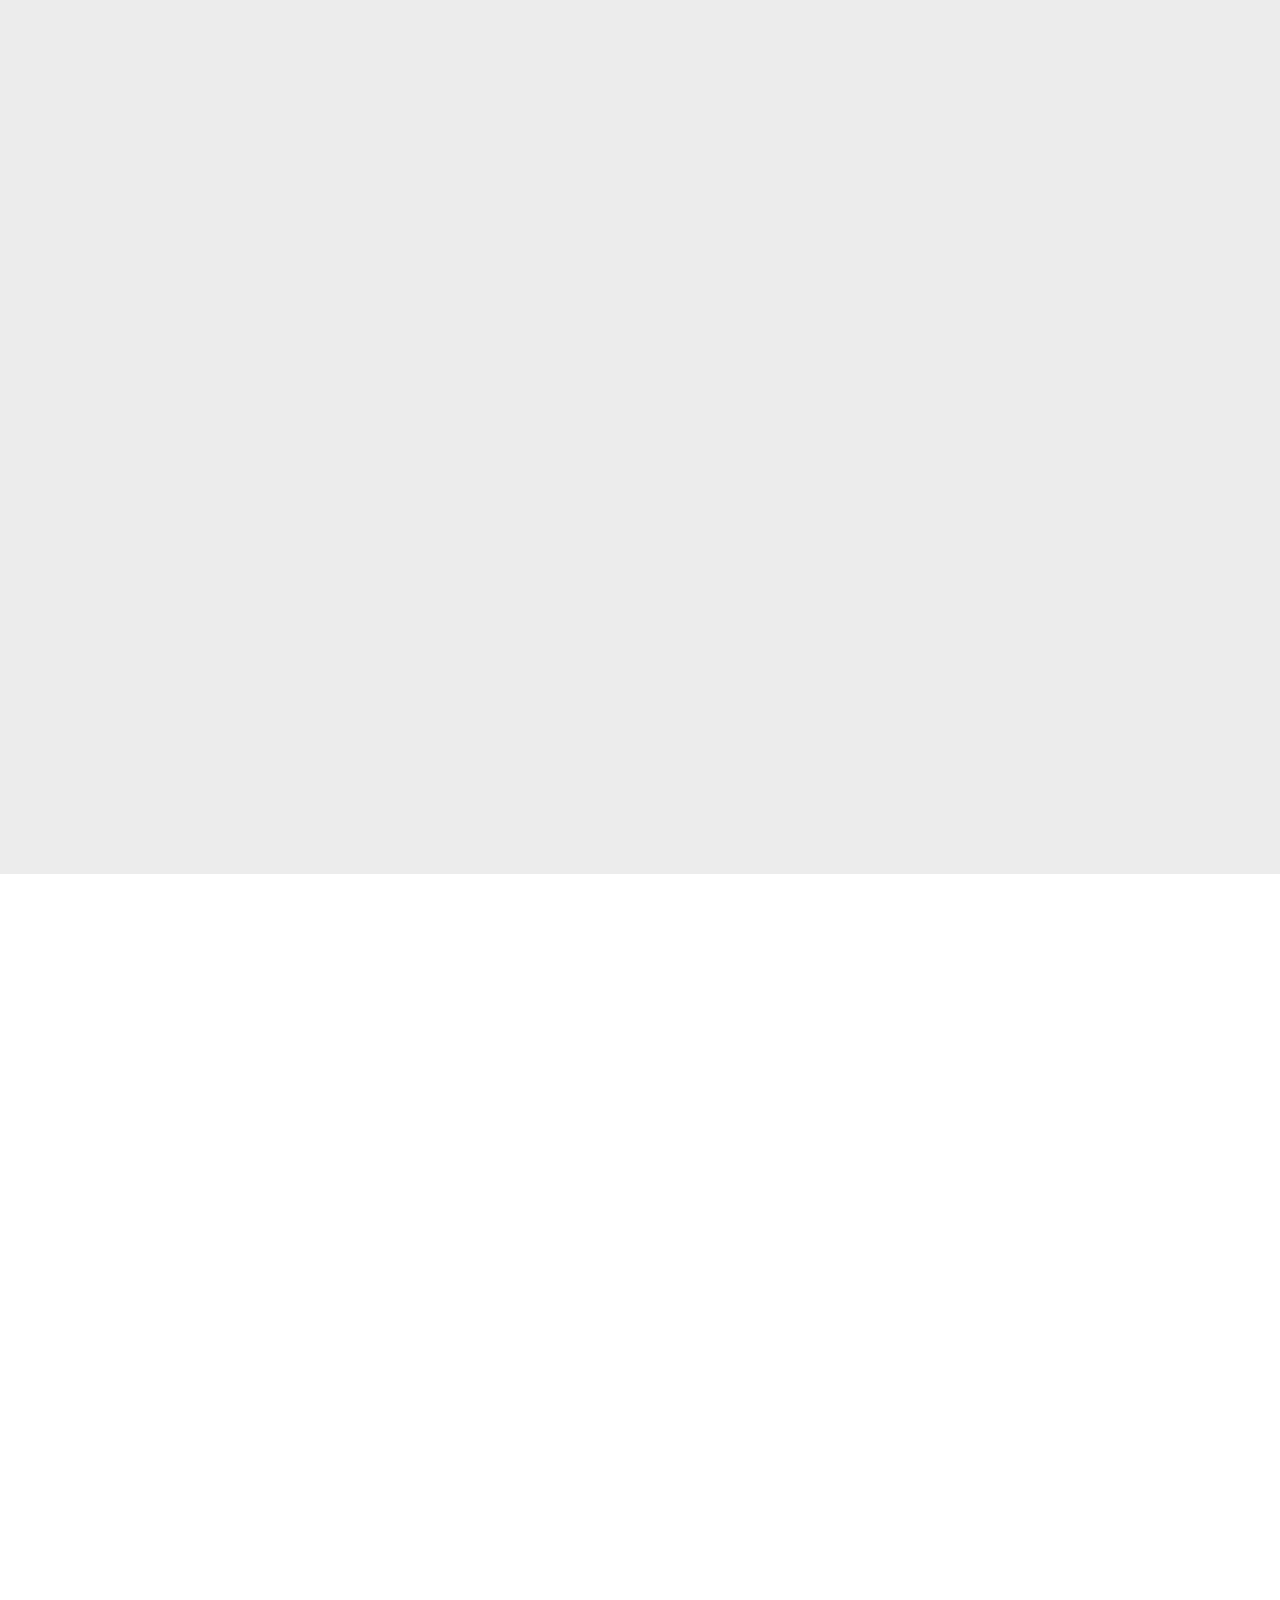
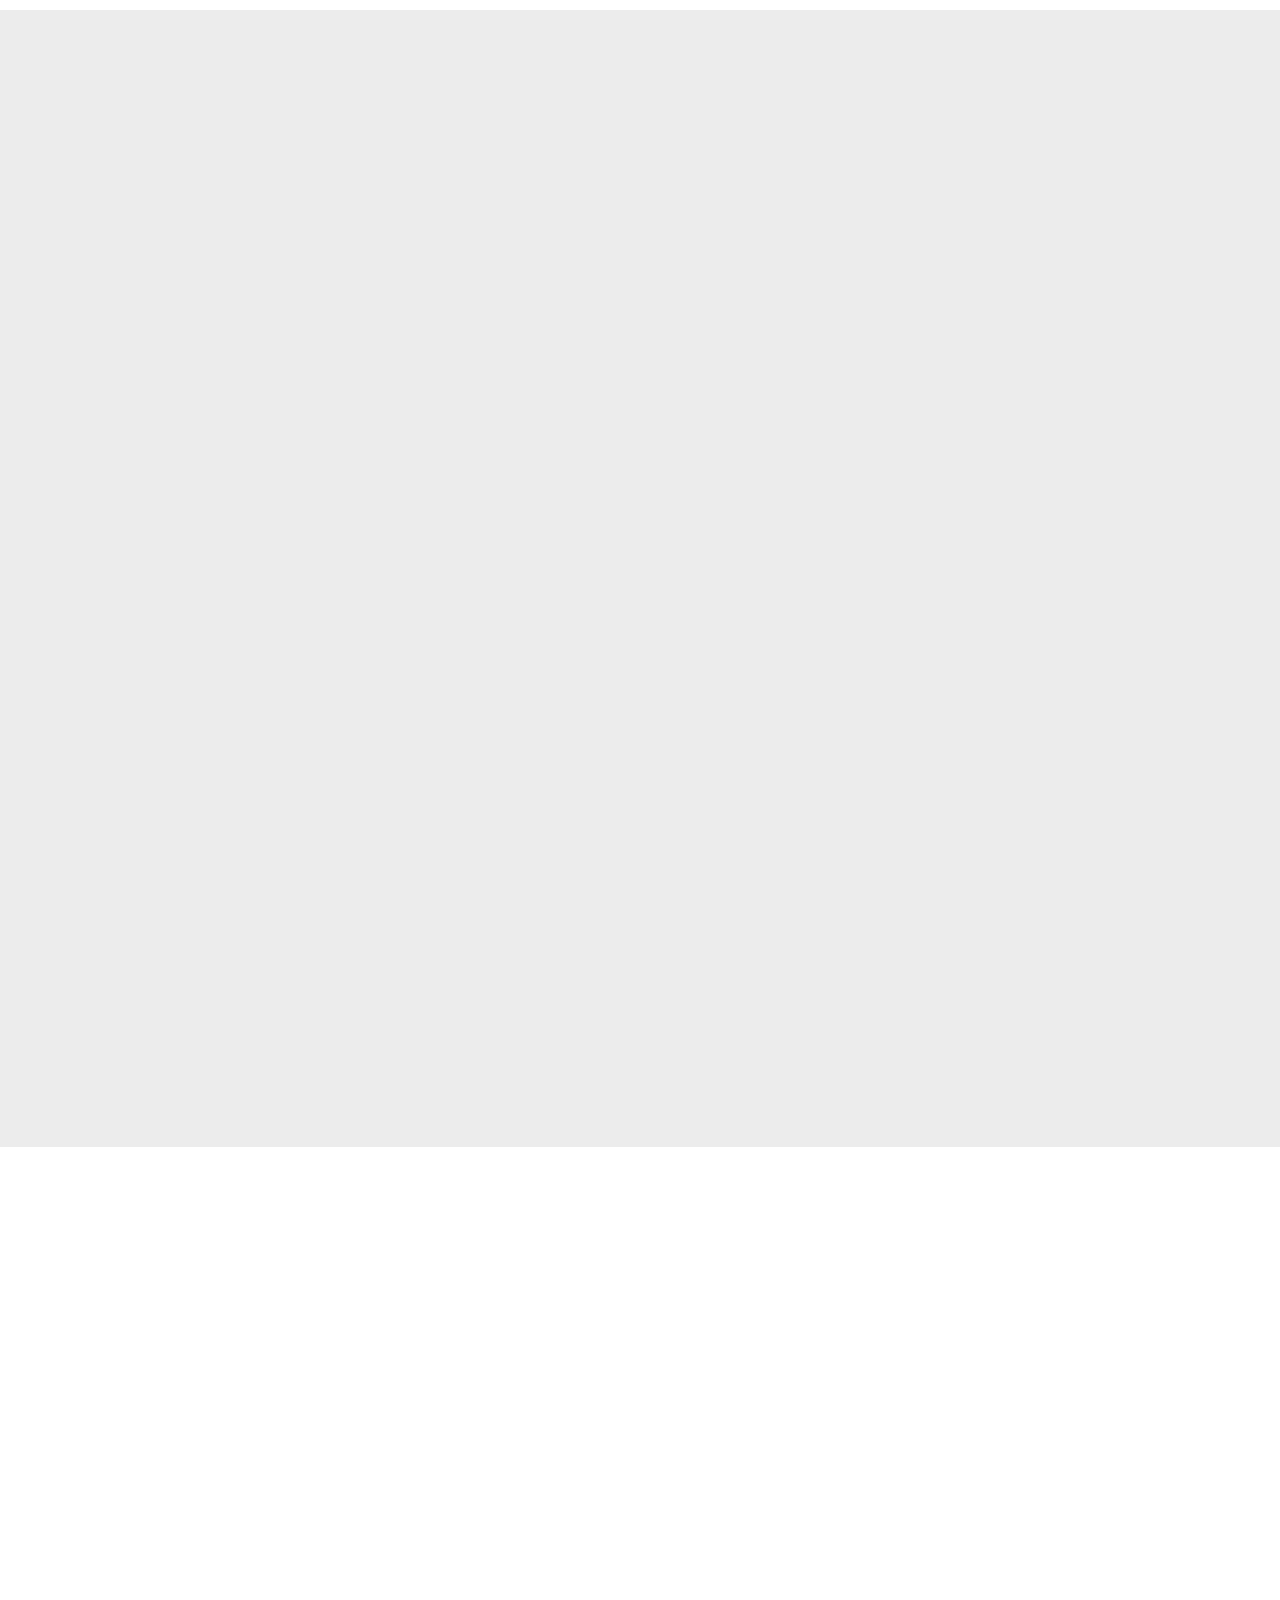
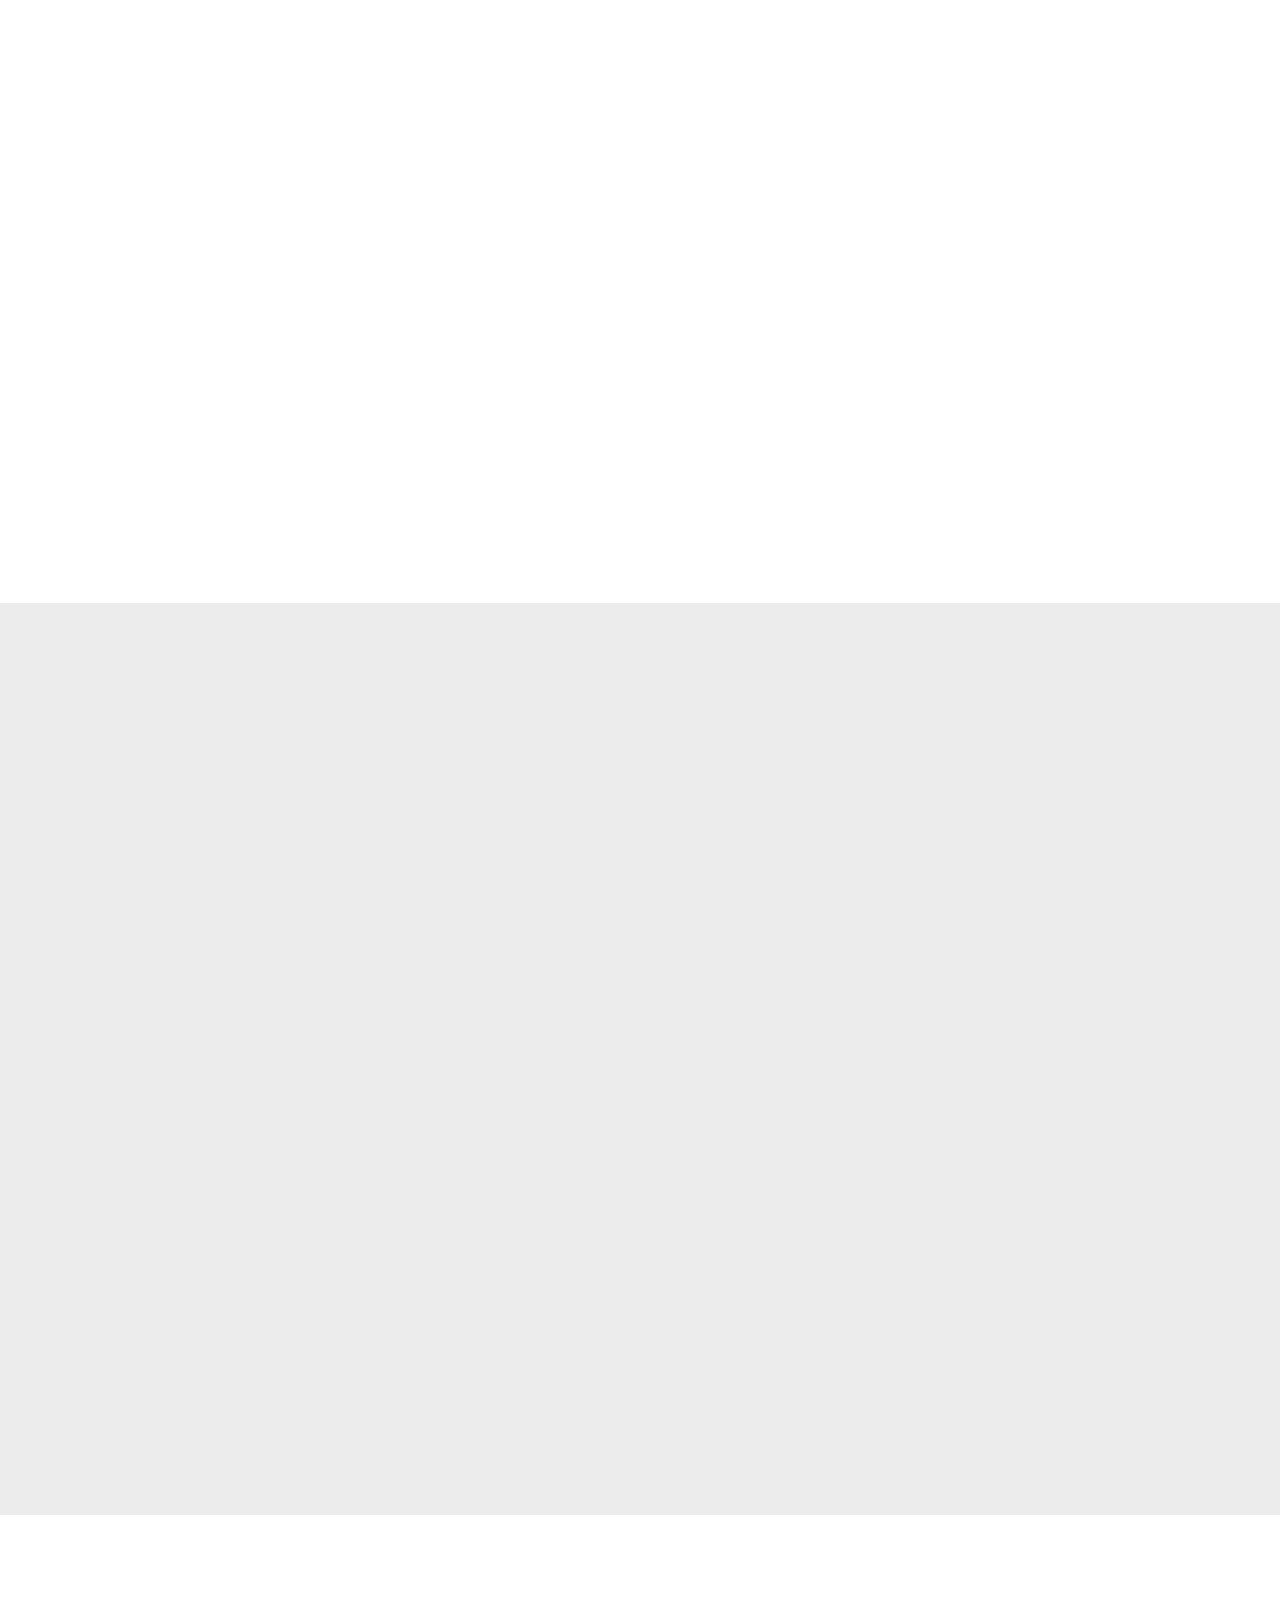
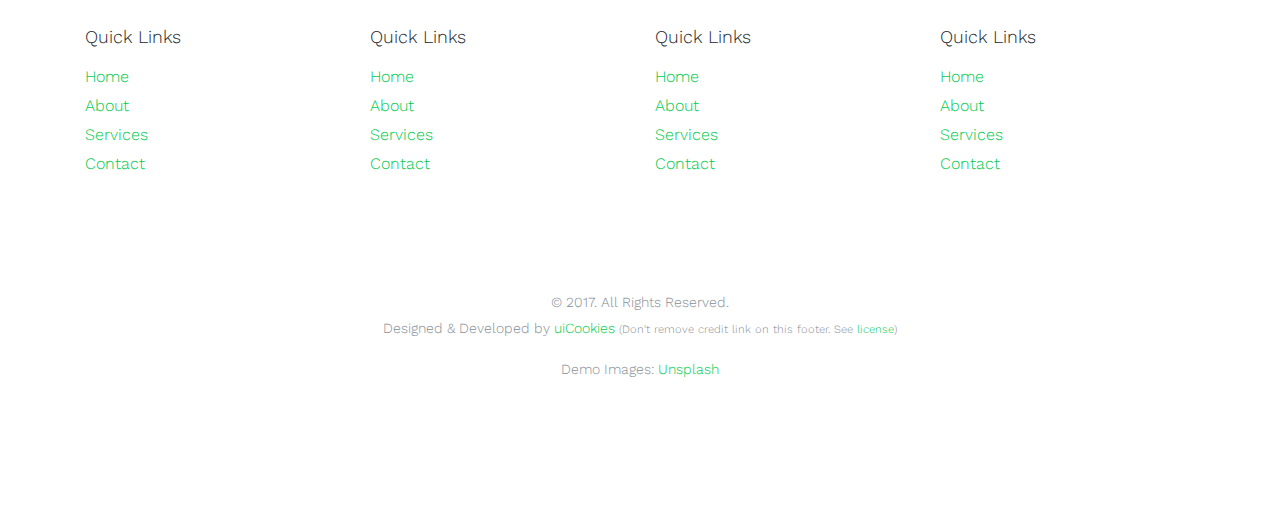
<file: client/goodad_homepage/onepage.html>
<!DOCTYPE html>
<html lang="en">
  <head>
    <meta charset="utf-8">
    <meta name="viewport" content="width=device-width, initial-scale=1, shrink-to-fit=no">

    <title>Places &mdash; Free HTML5 Bootstrap 4 Theme by uicookies.com</title>
    <meta name="description" content="Free Bootstrap 4 Theme by uicookies.com">
    <meta name="keywords" content="free website templates, free bootstrap themes, free template, free bootstrap, free website template">
    
    
    <link href="https://fonts.googleapis.com/css?family=Work+Sans:300,400,700" rel="stylesheet">

    <link rel="stylesheet" href="assets/css/bootstrap/bootstrap.css">
    <link rel="stylesheet" href="assets/css/animate.css">
    <link rel="stylesheet" href="assets/fonts/ionicons/css/ionicons.min.css">
    
    <link rel="stylesheet" href="assets/css/owl.carousel.min.css">
    
    <link rel="stylesheet" href="assets/fonts/flaticon/font/flaticon.css">

    <link rel="stylesheet" href="assets/css/bootstrap-datepicker.css">
    <link rel="stylesheet" href="assets/fonts/fontawesome/css/font-awesome.min.css">

    <link rel="stylesheet" href="assets/css/select2.css">
    

    <link rel="stylesheet" href="assets/css/helpers.css">
    <link rel="stylesheet" href="assets/css/style.css">

  </head>
  <body data-spy="scroll" data-target="#probootstrap-navbar" data-offset="200">
  

    <nav class="navbar navbar-expand-lg navbar-dark probootstrap_navbar" id="probootstrap-navbar">
      <div class="container">
        <a class="navbar-brand" href="index.html">Places</a>
        <button class="navbar-toggler" type="button" data-toggle="collapse" data-target="#probootstrap-menu" aria-controls="probootstrap-menu" aria-expanded="false" aria-label="Toggle navigation">
          <span><i class="ion-navicon"></i></span>
        </button>
        <div class="collapse navbar-collapse" id="probootstrap-menu">
          <ul class="navbar-nav ml-auto">
            <li class="nav-item"><a class="nav-link" href="#section-home">Home</a></li>
            <li class="nav-item"><a class="nav-link" href="#section-city-guides">City Guides</a></li>
            <li class="nav-item"><a class="nav-link" href="#section-services">Services</a></li>
            <li class="nav-item"><a class="nav-link" href="#section-travel">Travel With Us</a></li>
            <li class="nav-item"><a class="nav-link" href="#section-contact">Contact</a></li>
          </ul>
        </div>
      </div>
    </nav>
    <!-- END nav -->
    

    <section class="probootstrap-cover overflow-hidden relative"  style="background-image: url('assets/images/bg_1.jpg');"  id="section-home">
      <div class="overlay"></div>
      <div class="container">
        <div class="row align-items-center">
          <div class="col-md">
            <h2 class="heading mb-2 display-4 font-light probootstrap-animate">Explore The World With Ease</h2>
            <p class="lead mb-5 probootstrap-animate">Hope u like it! another free template by <a href="https://uicookies.com/" target="_blank">uicookies.com</a> Under License <a href="https://uicookies.com/license" target="_blank">CC 3.0</a></p>
            <p class="probootstrap-animate">
              <a href="onepage.html" role="button" class="btn btn-primary p-3 mr-3 pl-5 pr-5 text-uppercase d-lg-inline d-md-inline d-sm-block d-block mb-3">See OnePage Verion</a> 
            </p>
          </div> 
          <div class="col-md probootstrap-animate">
            <form action="#" class="probootstrap-form">
              <div class="form-group">
                <div class="row mb-3">
                  <div class="col-md">
                    <div class="form-group">
                      <label for="id_label_single">From</label>

                      <label for="id_label_single" style="width: 100%;">
                        <select class="js-example-basic-single js-states form-control" id="id_label_single" style="width: 100%;">
                          <option value="Australia">Australia</option>
                          <option value="Japan">Japan</option>
                          <option value="United States">United States</option>
                          <option value="Brazil">Brazil</option>
                          <option value="China">China</option>
                          <option value="Israel">Israel</option>
                          <option value="Philippines">Philippines</option>
                          <option value="Malaysia">Malaysia</option>
                          <option value="Canada">Canada</option>
                          <option value="Chile">Chile</option>
                          <option value="Chile">Zimbabwe</option>
                        </select>
                      </label>


                    </div>
                  </div>
                  <div class="col-md">
                    <div class="form-group">
                      <label for="id_label_single2">To</label>
                      <div class="probootstrap_select-wrap">
                        <label for="id_label_single2" style="width: 100%;">
                        <select class="js-example-basic-single js-states form-control" id="id_label_single2" style="width: 100%;">
                          <option value="Australia">Australia</option>
                          <option value="Japan">Japan</option>
                          <option value="United States">United States</option>
                          <option value="Brazil">Brazil</option>
                          <option value="China">China</option>
                          <option value="Israel">Israel</option>
                          <option value="Philippines">Philippines</option>
                          <option value="Malaysia">Malaysia</option>
                          <option value="Canada">Canada</option>
                          <option value="Chile">Chile</option>
                          <option value="Chile">Zimbabwe</option>
                        </select>
                      </label>
                      </div>
                    </div>
                  </div>
                </div>
                <!-- END row -->
                <div class="row mb-5">
                  <div class="col-md">
                    <div class="form-group">
                      <label for="probootstrap-date-departure">Departure</label>
                      <div class="probootstrap-date-wrap">
                        <span class="icon ion-calendar"></span> 
                        <input type="text" id="probootstrap-date-departure" class="form-control" placeholder="">
                      </div>
                    </div>
                  </div>
                  <div class="col-md">
                    <div class="form-group">
                      <label for="probootstrap-date-arrival">Arrival</label>
                      <div class="probootstrap-date-wrap">
                        <span class="icon ion-calendar"></span> 
                        <input type="text" id="probootstrap-date-arrival" class="form-control" placeholder="">
                      </div>
                    </div>
                  </div>
                </div>
                <!-- END row -->
                <div class="row">
                  <div class="col-md">
                    <label for="round" class="mr-5"><input type="radio" id="round" name="direction">  Round</label>
                    <label for="oneway"><input type="radio" id="oneway" name="direction">  Oneway</label>
                  </div>
                  <div class="col-md">
                    <input type="submit" value="Submit" class="btn btn-primary btn-block">
                  </div>
                </div>
              </div>
            </form>
          </div>
        </div>
      </div>
    
    </section>
    <!-- END section -->
    

    <section class="probootstrap_section" id="section-feature-testimonial">
      <div class="container">
        <div class="row justify-content-center mb-5">
          <div class="col-md-12 text-center mb-5 probootstrap-animate">
            <h2 class="display-4 border-bottom probootstrap-section-heading">Why we Love Places</h2>
            <blockquote class="">
              <p class="lead mb-4"><em>Far far away, behind the word mountains, far from the countries Vokalia and Consonantia, there live the blind texts. Separated they live in Bookmarksgrove right at the coast of the Semantics, a large language ocean. A small river named Duden flows by their place and supplies it with the necessary regelialia. It is a paradisematic country, in which roasted parts of sentences fly into your mouth.</em></p>
              <p class="probootstrap-author">
                <a href="https://uicookies.com/" target="_blank">
                  <img src="assets/images/person_1.jpg" alt="Free Template by uicookies.com" class="rounded-circle">
                  <span class="probootstrap-name">James Smith</span>
                  <span class="probootstrap-title">Chief Executive Officer</span>
                </a>
              </p>
            </blockquote>

          </div>
        </div>
        
      </div>
    </section>
    <!-- END section -->


    <section class="probootstrap_section" id="section-city-guides">
      <div class="container">
        <div class="row text-center mb-5 probootstrap-animate">
          <div class="col-md-12">
            <h2 class="display-4 border-bottom probootstrap-section-heading">Top Places Around The World</h2>
          </div>
        </div>
        <div class="row">
          <div class="col-lg-3 col-md-6 probootstrap-animate mb-3">
            <a href="#" class="probootstrap-thumbnail">
              <img src="assets/images/img_1.jpg" alt="Free Template by uicookies.com" class="img-fluid">
              <div class="probootstrap-text">
                <h3>Buena</h3>
              </div>
            </a>
          </div>
          <div class="col-lg-3 col-md-6 probootstrap-animate mb-3">
            <a href="#" class="probootstrap-thumbnail">
              <img src="assets/images/img_2.jpg" alt="Free Template by uicookies.com" class="img-fluid">
              <h3>Road</h3>
            </a>
          </div>
          <div class="col-lg-3 col-md-6 probootstrap-animate mb-3">
            <a href="#" class="probootstrap-thumbnail">
              <img src="assets/images/img_3.jpg" alt="Free Template by uicookies.com" class="img-fluid">
              <h3>Australia</h3>
            </a>
          </div>
          <div class="col-lg-3 col-md-6 probootstrap-animate mb-3">
            <a href="#" class="probootstrap-thumbnail">
              <img src="assets/images/img_4.jpg" alt="Free Template by uicookies.com" class="img-fluid">
              <h3>Japan</h3>
            </a>
          </div>
        </div>
      </div>
    </section>
    
  

    <section class="probootstrap_section" id="section-services">
      <div class="container">
        <div class="row text-center mb-5 probootstrap-animate">
          <div class="col-md-12">
            <h2 class="display-4 border-bottom probootstrap-section-heading">Our Services</h2>
          </div>
        </div>
      </div>
    </section>
        

    <section class="probootstrap-section-half d-md-flex" id="section-about">
      <div class="probootstrap-image probootstrap-animate" data-animate-effect="fadeIn" style="background-image: url(assets/images/img_2.jpg)"></div>
      <div class="probootstrap-text">
        <div class="probootstrap-inner probootstrap-animate" data-animate-effect="fadeInRight">
          <h2 class="heading mb-4">Customer Service</h2>
          <p>Far far away, behind the word mountains, far from the countries Vokalia and Consonantia, there live the blind texts. Separated they live in Bookmarksgrove right at the coast of the Semantics, a large language ocean.</p>
          <p>Even the all-powerful Pointing has no control about the blind texts it is an almost unorthographic life One day however a small line of blind text by the name of Lorem Ipsum decided to leave for the far World of Grammar.</p>
          <p><a href="#" class="btn btn-primary">Read More</a></p>
        </div>
      </div>
    </section>


    <section class="probootstrap-section-half d-md-flex">
      <div class="probootstrap-image order-2 probootstrap-animate" data-animate-effect="fadeIn" style="background-image: url(assets/images/img_3.jpg)"></div>
      <div class="probootstrap-text order-1">
        <div class="probootstrap-inner probootstrap-animate" data-animate-effect="fadeInLeft">
          <h2 class="heading mb-4">Payment Options</h2>
          <p>Far far away, behind the word mountains, far from the countries Vokalia and Consonantia, there live the blind texts. Separated they live in Bookmarksgrove right at the coast of the Semantics, a large language ocean.</p>
          <p>Even the all-powerful Pointing has no control about the blind texts it is an almost unorthographic life One day however a small line of blind text by the name of Lorem Ipsum decided to leave for the far World of Grammar.</p>
          <p><a href="#" class="btn btn-primary">Learn More</a></p>
        </div>
      </div>
    </section>
    <!-- END section -->

    <section class="probootstrap_section" id="section-travel">
      <div class="container">
        <div class="row text-center mb-5 probootstrap-animate">
          <div class="col-md-12">
            <h2 class="display-4 border-bottom probootstrap-section-heading">Travel With Us</h2>
          </div>
        </div>
        
        <div class="row probootstrap-animate">
          <div class="col-md-12">
            <div class="owl-carousel js-owl-carousel">
              <a class="probootstrap-slide" href="#">
                <span class="flaticon-teatro-de-la-caridad"></span>
                <em>Teatro de la Caridad</em>
              </a>
              <a class="probootstrap-slide" href="#">
                <span class="flaticon-royal-museum-of-the-armed-forces"></span>
                <em>Royal Museum of the Armed Forces</em>
              </a>
              <a class="probootstrap-slide" href="#">
                <span class="flaticon-parthenon"></span>
                <em>Parthenon</em>
              </a>
              <a class="probootstrap-slide" href="#">
                <span class="flaticon-marina-bay-sands"></span>
                <em>Marina Bay Sands</em>
              </a>
              <a class="probootstrap-slide" href="#">
                <span class="flaticon-samarra-minaret"></span>
                <em>Samarra Minaret</em>
              </a>
              <a class="probootstrap-slide" href="#">
                <span class="flaticon-chiang-kai-shek-memorial"></span>
                <em>Chiang Kai Shek Memorial</em>
              </a>
              <a class="probootstrap-slide" href="#">
                <span class="flaticon-heuvelse-kerk-tilburg"></span>
                <em>Heuvelse Kerk Tilburg</em>
              </a>
              <a class="probootstrap-slide" href="#">
                <span class="flaticon-cathedral-of-cordoba"></span>
                <em>Cathedral of Cordoba</em>
              </a>
              <a class="probootstrap-slide" href="#">
                <span class="flaticon-london-bridge"></span>
                <em>London Bridge</em>
              </a>
              <a class="probootstrap-slide" href="#">
                <span class="flaticon-taj-mahal"></span>
                <em>Taj Mahal</em>
              </a>
              <a class="probootstrap-slide" href="#">
                <span class="flaticon-leaning-tower-of-pisa"></span>
                <em>Leaning Tower of Pisa</em>
              </a>
              <a class="probootstrap-slide" href="#">
                <span class="flaticon-burj-al-arab"></span>
                <em>Burj al Arab</em>
              </a>
              <a class="probootstrap-slide" href="#">
                <span class="flaticon-gate-of-india"></span>
                <em>Gate of India</em>
              </a>
              <a class="probootstrap-slide" href="#">
                <span class="flaticon-osaka-castle"></span>
                <em>Osaka Castle</em>
              </a>
              <a class="probootstrap-slide" href="#">
                <span class="flaticon-statue-of-liberty"></span>
                <em>Statue of Liberty</em>
              </a>
              
            </div>
          </div>
        </div>
      </div>
    </section>
    <!-- END section -->

    <section class="probootstrap_section bg-light">
      <div class="container">
        <div class="row text-center mb-5 probootstrap-animate">
          <div class="col-md-12">
            <h2 class="display-4 border-bottom probootstrap-section-heading">More Services</h2>
          </div>
        </div>
        <div class="row">
          <div class="col-md-6">

            <div class="media probootstrap-media d-flex align-items-stretch mb-4 probootstrap-animate">
              <div class="probootstrap-media-image" style="background-image: url(assets/images/img_1.jpg)">
              </div>
              <div class="media-body">
                <h5 class="mb-3">01. Service Title Here</h5>
                <p>Far far away, behind the word mountains, far from the countries Vokalia and Consonantia, there live the blind texts. </p>
              </div>
            </div>

            <div class="media probootstrap-media d-flex align-items-stretch mb-4 probootstrap-animate">
              <div class="probootstrap-media-image" style="background-image: url(assets/images/img_2.jpg)">
              </div>
              <div class="media-body">
                <h5 class="mb-3">02. Service Title Here</h5>
                <p>Far far away, behind the word mountains, far from the countries Vokalia and Consonantia, there live the blind texts. </p>
              </div>
            </div>

          </div>
          <div class="col-md-6">
            
            <div class="media probootstrap-media d-flex align-items-stretch mb-4 probootstrap-animate">
              <div class="probootstrap-media-image" style="background-image: url(assets/images/img_4.jpg)">
              </div>
              <div class="media-body">
                <h5 class="mb-3">03. Service Title Here</h5>
                <p>Far far away, behind the word mountains, far from the countries Vokalia and Consonantia, there live the blind texts. </p>
              </div>
            </div>

            <div class="media probootstrap-media d-flex align-items-stretch mb-4 probootstrap-animate">
              <div class="probootstrap-media-image" style="background-image: url(assets/images/img_5.jpg)">
              </div>
              <div class="media-body">
                <h5 class="mb-3">04. Service Title Here</h5>
                <p>Far far away, behind the word mountains, far from the countries Vokalia and Consonantia, there live the blind texts. </p>
              </div>
            </div>

          </div>
        </div>
      </div>
    </section>
    <!-- END section -->

    <section class="probootstrap_section" id="section-feature-testimonial">
      <div class="container">
        <div class="row justify-content-center mb-5">
          <div class="col-md-12 text-center mb-5 probootstrap-animate">
            <h2 class="display-4 border-bottom probootstrap-section-heading">Testimonial</h2>
            <blockquote class="">
              <p class="lead mb-4"><em>Far far away, behind the word mountains, far from the countries Vokalia and Consonantia, there live the blind texts. Separated they live in Bookmarksgrove right at the coast of the Semantics, a large language ocean. A small river named Duden flows by their place and supplies it with the necessary regelialia. It is a paradisematic country, in which roasted parts of sentences fly into your mouth.</em></p>
              <p class="probootstrap-author">
                <a href="https://uicookies.com/" target="_blank">
                  <img src="assets/images/person_1.jpg" alt="Free Template by uicookies.com" class="rounded-circle">
                  <span class="probootstrap-name">James Smith</span>
                  <span class="probootstrap-title">Chief Executive Officer</span>
                </a>
              </p>
            </blockquote>

          </div>
        </div>
        
      </div>
    </section>
    <!-- END section -->

    <section class="probootstrap_section bg-light">
      <div class="container">
        <div class="row text-center mb-5 probootstrap-animate">
          <div class="col-md-12">
            <h2 class="display-4 border-bottom probootstrap-section-heading">News</h2>
          </div>
        </div>
        <div class="row">
          <div class="col-md-6">

            <div class="media probootstrap-media d-flex align-items-stretch mb-4 probootstrap-animate">
              <div class="probootstrap-media-image" style="background-image: url(assets/images/img_1.jpg)">
              </div>
              <div class="media-body">
                <span class="text-uppercase">January 1st 2018</span>
                <h5 class="mb-3">Travel To United States Without Visa</h5>
                <p>Far far away, behind the word mountains, far from the countries Vokalia and Consonantia, there live the blind texts. </p>
                <p><a href="#">Read More</a></p>
              </div>
            </div>

            <div class="media probootstrap-media d-flex align-items-stretch mb-4 probootstrap-animate">
              <div class="probootstrap-media-image" style="background-image: url(assets/images/img_2.jpg)">
              </div>
              <div class="media-body">
                <span class="text-uppercase">January 1st 2018</span>
                <h5 class="mb-3">Travel To United States Without Visa</h5>
                <p>Far far away, behind the word mountains, far from the countries Vokalia and Consonantia, there live the blind texts. </p>
                <p><a href="#">Read More</a></p>
              </div>
            </div>

          </div>
          <div class="col-md-6">
            
            <div class="media probootstrap-media d-flex align-items-stretch mb-4 probootstrap-animate">
              <div class="probootstrap-media-image" style="background-image: url(assets/images/img_4.jpg)">
              </div>
              <div class="media-body">
                <span class="text-uppercase">January 1st 2018</span>
                <h5 class="mb-3">Travel To United States Without Visa</h5>
                <p>Far far away, behind the word mountains, far from the countries Vokalia and Consonantia, there live the blind texts. </p>
                <p><a href="#">Read More</a></p>
              </div>
            </div>

            <div class="media probootstrap-media d-flex align-items-stretch mb-4 probootstrap-animate">
              <div class="probootstrap-media-image" style="background-image: url(assets/images/img_5.jpg)">
              </div>
              <div class="media-body">
                <span class="text-uppercase">January 1st 2018</span>
                <h5 class="mb-3">Travel To United States Without Visa</h5>
                <p>Far far away, behind the word mountains, far from the countries Vokalia and Consonantia, there live the blind texts. </p>
                <p><a href="#">Read More</a></p>
              </div>
            </div>

          </div>
        </div>
      </div>
    </section>
    <!-- END section -->

    <section class="probootstrap_section">
      <div class="container">
        <div class="row text-center mb-5 probootstrap-animate">
          <div class="col-md-12">
            <h2 class="display-4 border-bottom probootstrap-section-heading">Travel With Us</h2>
          </div>
        </div>
        
        <div class="row probootstrap-animate">
          <div class="col-md-12">
            <div class="owl-carousel js-owl-carousel-2">
              <div>
                <div class="media probootstrap-media d-block align-items-stretch mb-4 probootstrap-animate">
                  <img src="assets/images/sq_img_2.jpg" alt="Free Template by uiCookies" class="img-fluid">
                  <div class="media-body">
                    <h5 class="mb-3">02. Service Title Here</h5>
                    <p>Far far away, behind the word mountains, far from the countries Vokalia and Consonantia, there live the blind texts. </p>
                  </div>
                </div>
              </div>
              <!-- END slide item -->

              <div>
                <div class="media probootstrap-media d-block align-items-stretch mb-4 probootstrap-animate">
                  <img src="assets/images/sq_img_1.jpg" alt="Free Template by uiCookies" class="img-fluid">
                  <div class="media-body">
                    <h5 class="mb-3">02. Service Title Here</h5>
                    <p>Far far away, behind the word mountains, far from the countries Vokalia and Consonantia, there live the blind texts. </p>
                  </div>
                </div>
              </div>
              <!-- END slide item -->

              <div>
                <div class="media probootstrap-media d-block align-items-stretch mb-4 probootstrap-animate">
                  <img src="assets/images/sq_img_3.jpg" alt="Free Template by uiCookies" class="img-fluid">
                  <div class="media-body">
                    <h5 class="mb-3">02. Service Title Here</h5>
                    <p>Far far away, behind the word mountains, far from the countries Vokalia and Consonantia, there live the blind texts. </p>
                  </div>
                </div>
              </div>
              <!-- END slide item -->

              <div>
                <div class="media probootstrap-media d-block align-items-stretch mb-4 probootstrap-animate">
                  <img src="assets/images/sq_img_4.jpg" alt="Free Template by uiCookies" class="img-fluid">
                  <div class="media-body">
                    <h5 class="mb-3">02. Service Title Here</h5>
                    <p>Far far away, behind the word mountains, far from the countries Vokalia and Consonantia, there live the blind texts. </p>
                  </div>
                </div>
              </div>
              <!-- END slide item -->

              <div>
                <div class="media probootstrap-media d-block align-items-stretch mb-4 probootstrap-animate">
                  <img src="assets/images/sq_img_5.jpg" alt="Free Template by uiCookies" class="img-fluid">
                  <div class="media-body">
                    <h5 class="mb-3">02. Service Title Here</h5>
                    <p>Far far away, behind the word mountains, far from the countries Vokalia and Consonantia, there live the blind texts. </p>
                  </div>
                </div>
              </div>
              <!-- END slide item -->


              <div>
                <div class="media probootstrap-media d-block align-items-stretch mb-4 probootstrap-animate">
                  <img src="assets/images/sq_img_2.jpg" alt="Free Template by uiCookies" class="img-fluid">
                  <div class="media-body">
                    <h5 class="mb-3">02. Service Title Here</h5>
                    <p>Far far away, behind the word mountains, far from the countries Vokalia and Consonantia, there live the blind texts. </p>
                  </div>
                </div>
              </div>
              <!-- END slide item -->

              <div>
                <div class="media probootstrap-media d-block align-items-stretch mb-4 probootstrap-animate">
                  <img src="assets/images/sq_img_1.jpg" alt="Free Template by uiCookies" class="img-fluid">
                  <div class="media-body">
                    <h5 class="mb-3">02. Service Title Here</h5>
                    <p>Far far away, behind the word mountains, far from the countries Vokalia and Consonantia, there live the blind texts. </p>
                  </div>
                </div>
              </div>
              <!-- END slide item -->

              <div>
                <div class="media probootstrap-media d-block align-items-stretch mb-4 probootstrap-animate">
                  <img src="assets/images/sq_img_3.jpg" alt="Free Template by uiCookies" class="img-fluid">
                  <div class="media-body">
                    <h5 class="mb-3">02. Service Title Here</h5>
                    <p>Far far away, behind the word mountains, far from the countries Vokalia and Consonantia, there live the blind texts. </p>
                  </div>
                </div>
              </div>
              <!-- END slide item -->

              <div>
                <div class="media probootstrap-media d-block align-items-stretch mb-4 probootstrap-animate">
                  <img src="assets/images/sq_img_4.jpg" alt="Free Template by uiCookies" class="img-fluid">
                  <div class="media-body">
                    <h5 class="mb-3">02. Service Title Here</h5>
                    <p>Far far away, behind the word mountains, far from the countries Vokalia and Consonantia, there live the blind texts. </p>
                  </div>
                </div>
              </div>
              <!-- END slide item -->

              <div>
                <div class="media probootstrap-media d-block align-items-stretch mb-4 probootstrap-animate">
                  <img src="assets/images/sq_img_5.jpg" alt="Free Template by uiCookies" class="img-fluid">
                  <div class="media-body">
                    <h5 class="mb-3">02. Service Title Here</h5>
                    <p>Far far away, behind the word mountains, far from the countries Vokalia and Consonantia, there live the blind texts. </p>
                  </div>
                </div>
              </div>
              <!-- END slide item -->
              
            </div>
          </div>
        </div>
      </div>
    </section>
    <!-- END section -->

    <section class="probootstrap_section bg-light" id="section-contact">
      <div class="container">
        <div class="row text-center mb-5 probootstrap-animate">
          <div class="col-md-12">
            <h2 class="display-4 border-bottom probootstrap-section-heading">Get in Touch</h2>
          </div>
        </div>
        <div class="row">
          <div class="col-md-6 probootstrap-animate">
            <p class="mb-5">Far far away, behind the word mountains, far from the countries Vokalia and Consonantia, there live the blind texts. Separated they live in Bookmarksgrove right at the coast of the Semantics, a large language ocean.</p>
            <div class="row">
              <div class="col-md-6">
                <ul class="probootstrap-contact-details">
                  <li>
                    <span class="text-uppercase"><span class="ion-paper-airplane"></span> Email</span>
                    probootstrap@gmail.com
                  </li>
                  <li>
                    <span class="text-uppercase"><span class="ion-ios-telephone"></span> Phone</span>
                    +30 976 1382 9921
                  </li>
                </ul>
              </div>
              <div class="col-md-6">
                <ul class="probootstrap-contact-details">
                  <li>
                    <span class="text-uppercase"><span class="ion-ios-telephone"></span> Fax</span>
                    +30 976 1382 9922
                  </li>
                  <li>
                    <span class="text-uppercase"><span class="ion-location"></span> Address</span>
                    San Francisco, CA <br>
                    4th Floor8 Lower  <br>
                    San Francisco street, M1 50F
                  </li>
                </ul>
              </div>
            </div>
          </div>
          <div class="col-md-6  probootstrap-animate">
            <form action="#" method="post" class="probootstrap-form probootstrap-form-box mb60">
              <div class="row mb-3">
                <div class="col-md-6">
                  <div class="form-group">
                    <label for="fname" class="sr-only sr-only-focusable">First Name</label>
                    <input type="text" class="form-control" id="fname" name="fname" placeholder="First Name">
                  </div>
                </div>
                <div class="col-md-6">
                  <div class="form-group">
                    <label for="lname" class="sr-only sr-only-focusable">Last Name</label>
                    <input type="text" class="form-control" id="lname" name="lname" placeholder="Last Name">
                  </div>
                </div>
              </div>
              <div class="form-group">
                <label for="email" class="sr-only sr-only-focusable">Email</label>
                <input type="email" class="form-control" id="email" name="email" placeholder="Email">
              </div>
              <div class="form-group">
                <label for="message" class="sr-only sr-only-focusable">Message</label>
                <textarea cols="30" rows="10" class="form-control" id="message" name="message" placeholder="Write your message"></textarea>
              </div>
              <div class="form-group">
                <input type="submit" class="btn btn-primary" id="submit" name="submit" value="Send Message">
              </div>
            </form>
          </div>
        </div>
      </div>
    </section>


    <footer class="probootstrap_section probootstrap-border-top">
      <div class="container">
        <div class="row mb-5">
          <div class="col-md-3">
            <h3 class="probootstrap_font-18 mb-3">Quick Links</h3>
            <ul class="list-unstyled">
              <li><a href="https://free-template.co" target="_blank">Home</a></li>
              <li><a href="https://free-template.co" target="_blank">About</a></li>
              <li><a href="https://free-template.co" target="_blank">Services</a></li>
              <li><a href="https://free-template.co" target="_blank">Contact</a></li>
            </ul>
          </div>
          <div class="col-md-3">
            <h3 class="probootstrap_font-18 mb-3">Quick Links</h3>
            <ul class="list-unstyled">
              <li><a href="https://free-template.co" target="_blank">Home</a></li>
              <li><a href="https://free-template.co" target="_blank">About</a></li>
              <li><a href="https://free-template.co" target="_blank">Services</a></li>
              <li><a href="https://free-template.co" target="_blank">Contact</a></li>
            </ul>
          </div>
          <div class="col-md-3">
            <h3 class="probootstrap_font-18 mb-3">Quick Links</h3>
            <ul class="list-unstyled">
              <li><a href="https://free-template.co" target="_blank">Home</a></li>
              <li><a href="https://free-template.co" target="_blank">About</a></li>
              <li><a href="https://free-template.co" target="_blank">Services</a></li>
              <li><a href="https://free-template.co" target="_blank">Contact</a></li>
            </ul>
          </div>
          <div class="col-md-3">
            <h3 class="probootstrap_font-18 mb-3">Quick Links</h3>
            <ul class="list-unstyled">
              <li><a href="https://free-template.co" target="_blank">Home</a></li>
              <li><a href="https://free-template.co" target="_blank">About</a></li>
              <li><a href="https://free-template.co" target="_blank">Services</a></li>
              <li><a href="https://free-template.co" target="_blank">Contact</a></li>
            </ul>
          </div>
        </div>
        <div class="row pt-5">
          <div class="col-md-12 text-center">
            <p class="probootstrap_font-14">&copy; 2017. All Rights Reserved. <br> Designed &amp; Developed by <a href="https://uicookies.com/" target="_blank">uiCookies</a><small> (Don't remove credit link on this footer. See <a href="https://uicookies.com/license/">license</a>)</small></p>
            <p class="probootstrap_font-14">Demo Images: <a href="https://unsplash.com/" target="_blank">Unsplash</a></p>
          </div>
        </div>
      </div>
    </footer>

    
    <script src="assets/js/jquery.min.js"></script>
    
    <script src="assets/js/popper.min.js"></script>
    <script src="assets/js/bootstrap.min.js"></script>
    <script src="assets/js/owl.carousel.min.js"></script>
    
    <script src="assets/js/bootstrap-datepicker.js"></script>
    <script src="assets/js/jquery.waypoints.min.js"></script>
    <script src="assets/js/jquery.easing.1.3.js"></script>

    <script src="assets/js/select2.min.js"></script>

    <script src="assets/js/main.js"></script>
  </body>
</html>
</file>
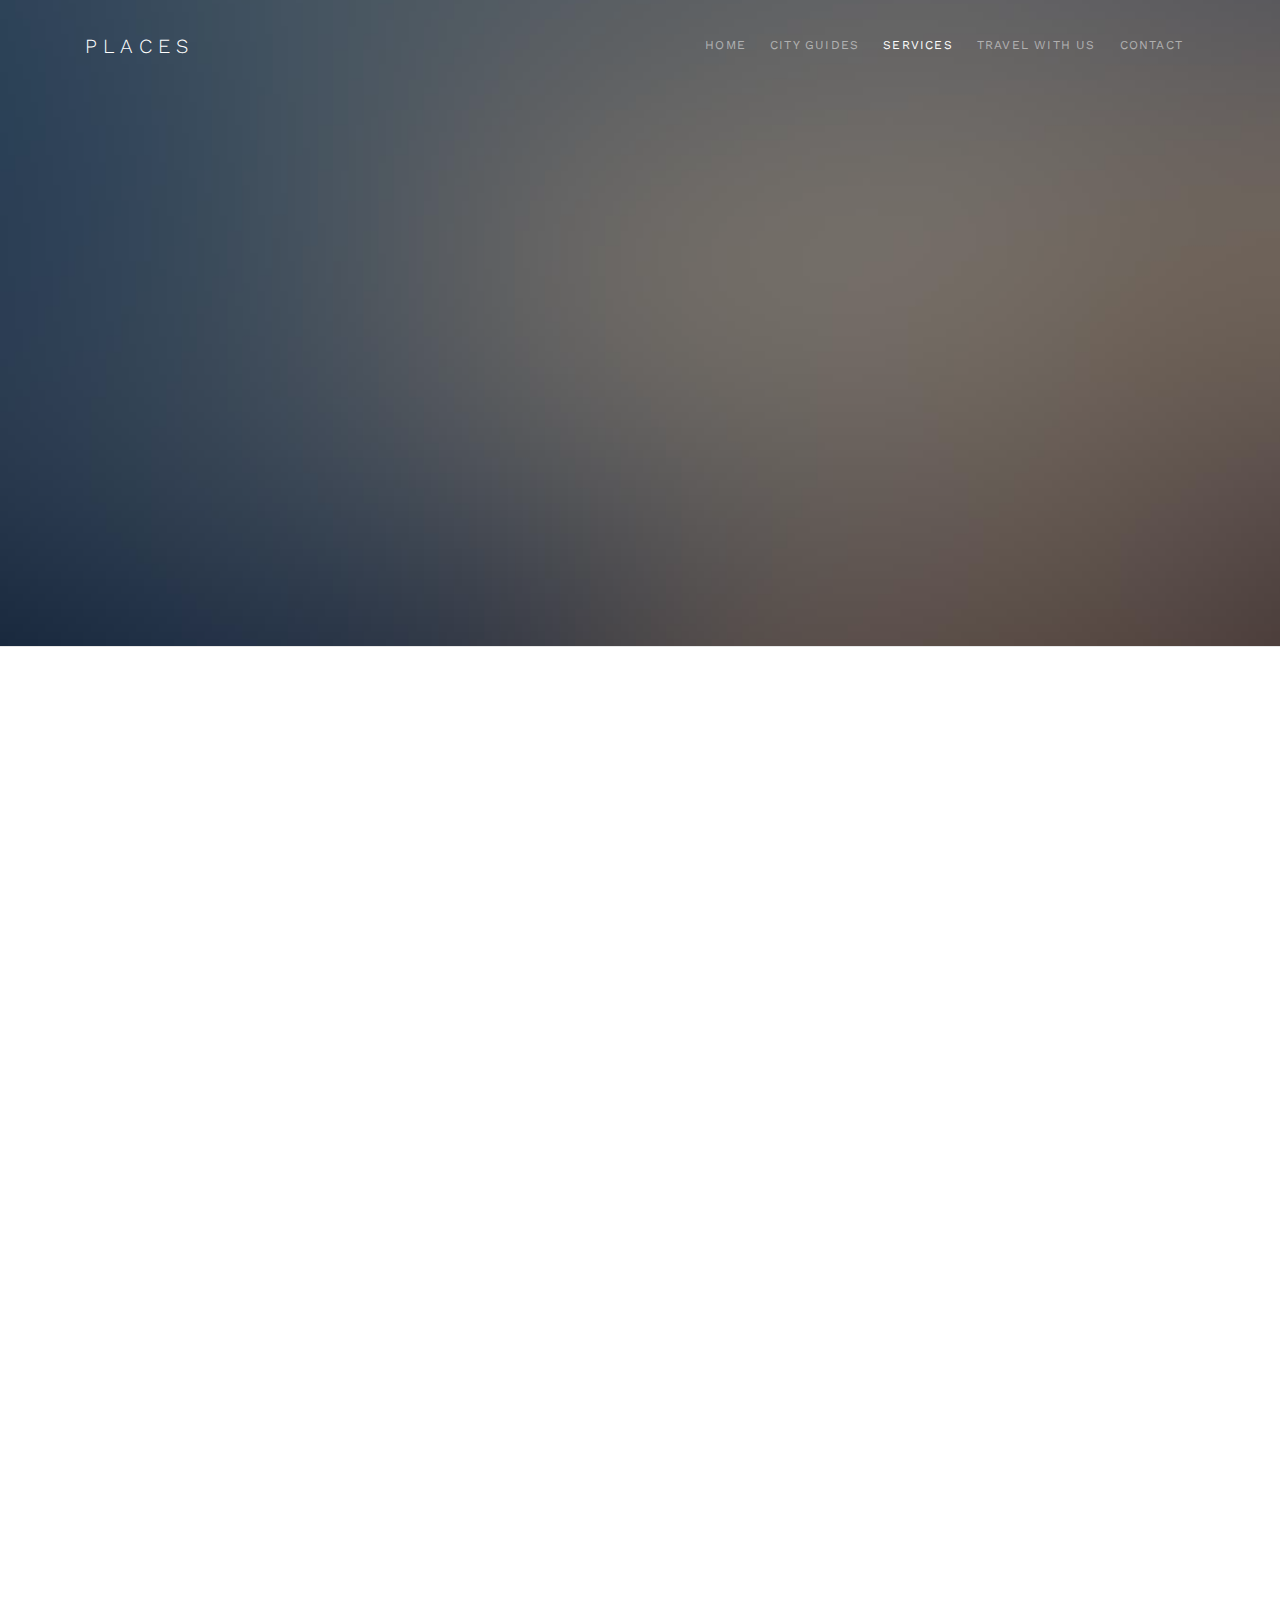
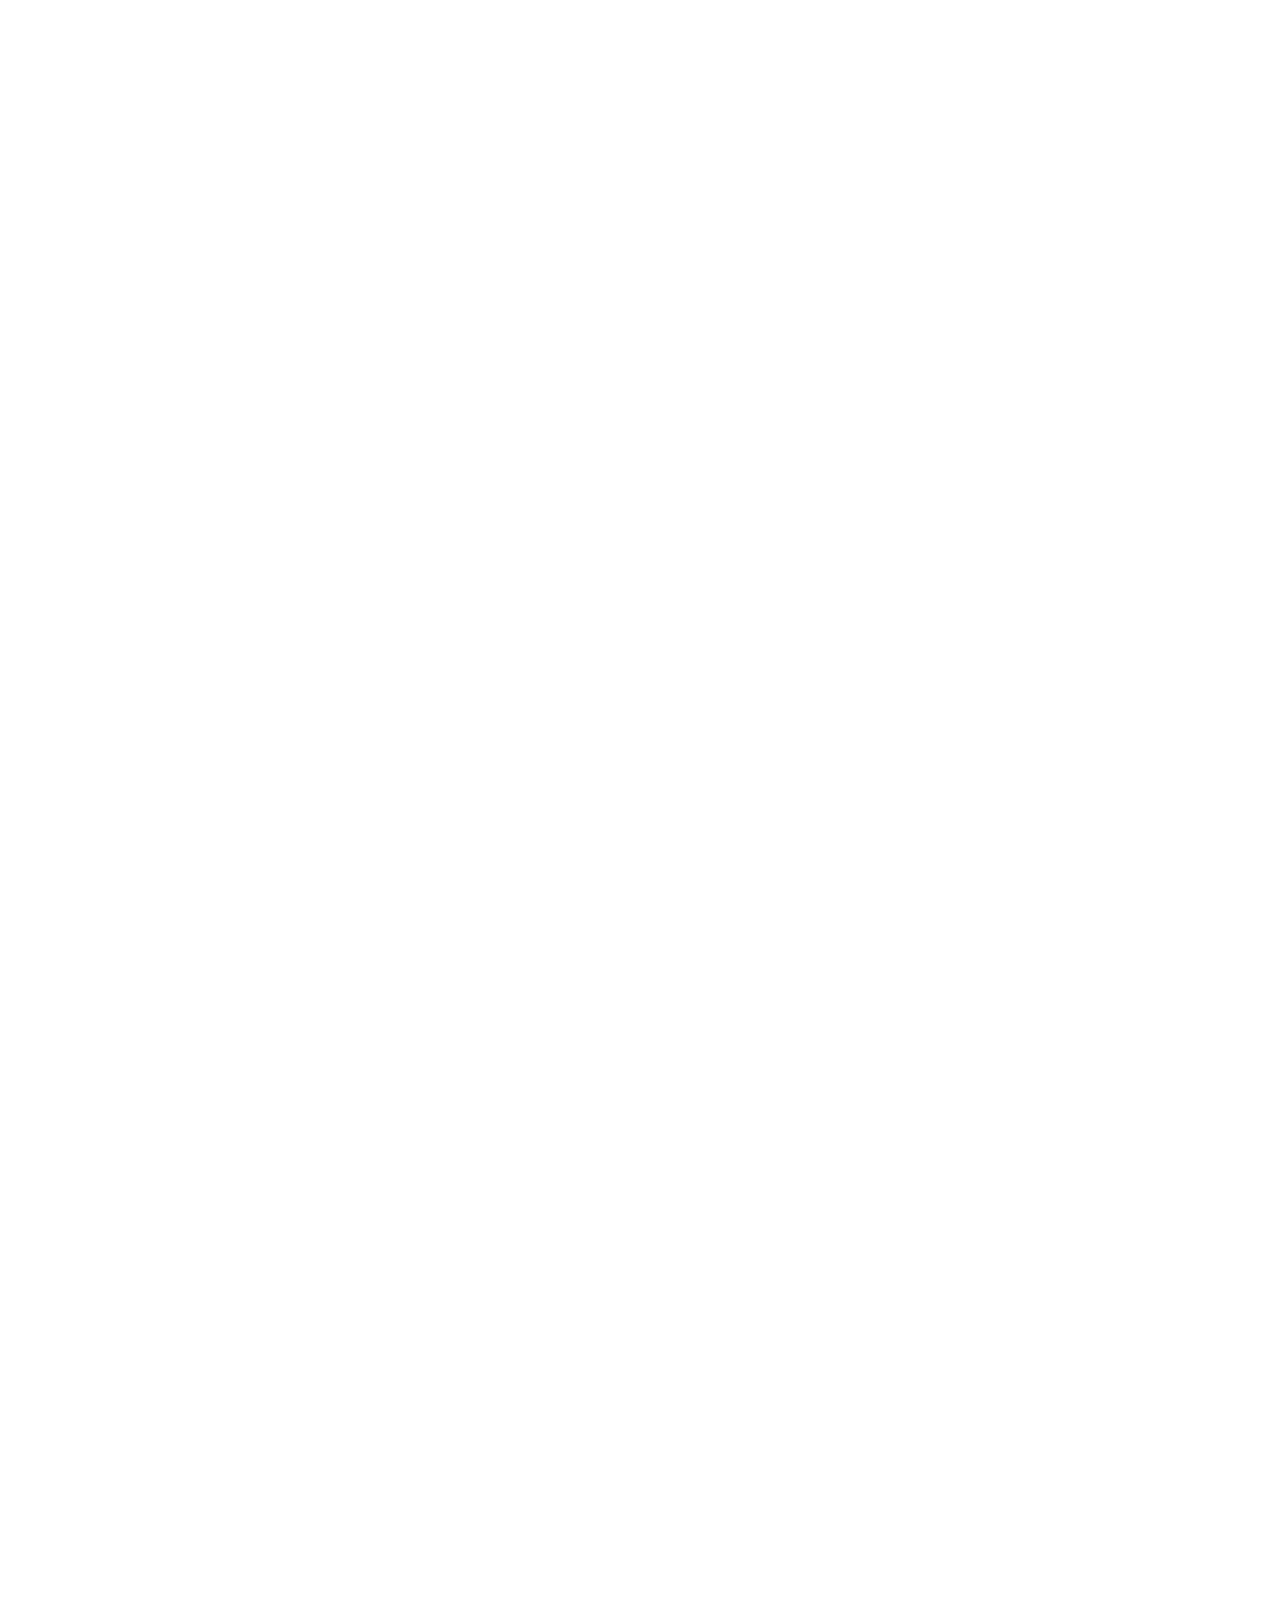
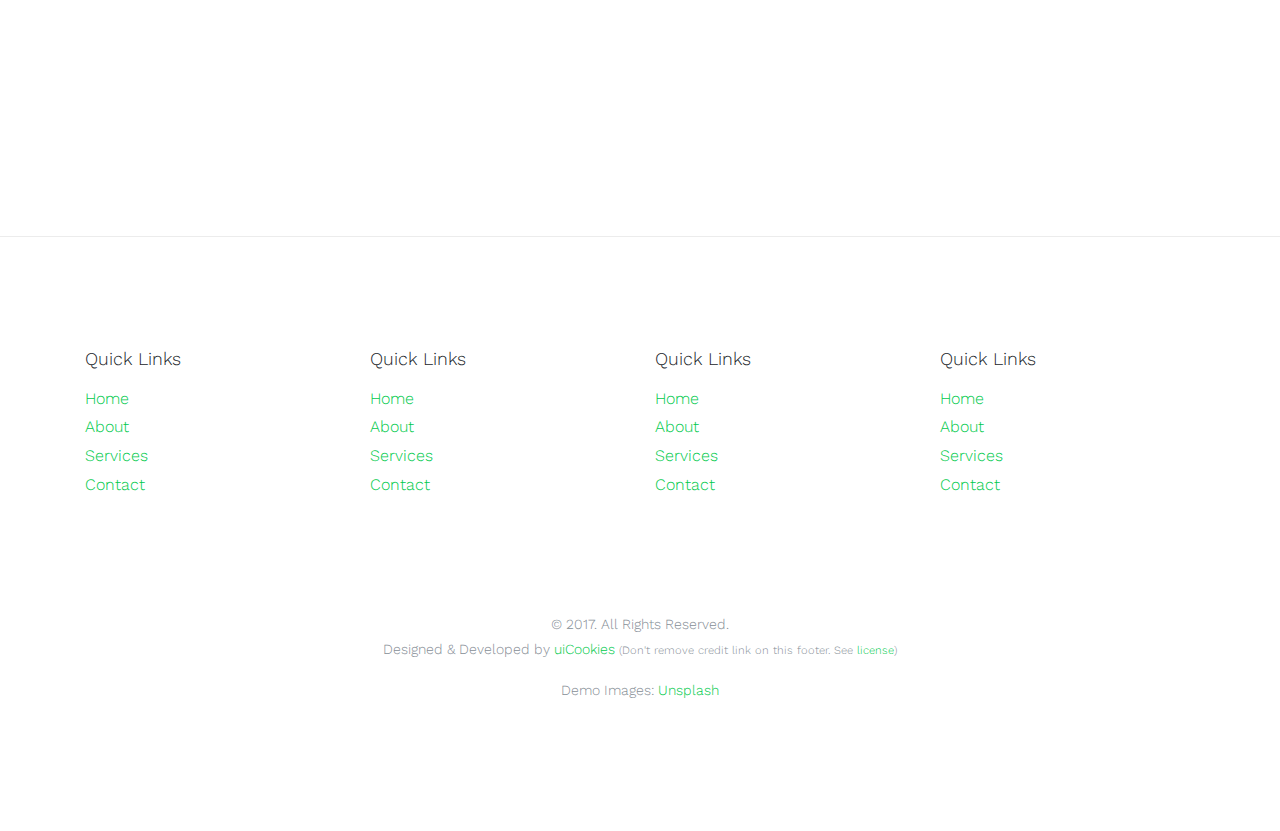
<file: client/goodad_homepage/services.html>
<!DOCTYPE html>
<html lang="en">
	<head>
		<meta charset="utf-8">
		<meta name="viewport" content="width=device-width, initial-scale=1, shrink-to-fit=no">

		<title>Places &mdash; Free HTML5 Bootstrap 4 Theme by uicookies.com</title>
		<meta name="description" content="Free Bootstrap 4 Theme by uicookies.com">
		<meta name="keywords" content="free website templates, free bootstrap themes, free template, free bootstrap, free website template">
    
    
    <link href="https://fonts.googleapis.com/css?family=Work+Sans:300,400,700" rel="stylesheet">

		<link rel="stylesheet" href="assets/css/bootstrap/bootstrap.css">
    <link rel="stylesheet" href="assets/css/animate.css">
    <link rel="stylesheet" href="assets/fonts/ionicons/css/ionicons.min.css">
    
    <link rel="stylesheet" href="assets/css/owl.carousel.min.css">
    
    <link rel="stylesheet" href="assets/fonts/flaticon/font/flaticon.css">

    <link rel="stylesheet" href="assets/fonts/fontawesome/css/font-awesome.min.css">

    <link rel="stylesheet" href="assets/css/select2.css">
    

    <link rel="stylesheet" href="assets/css/helpers.css">
    <link rel="stylesheet" href="assets/css/style.css">

	</head>
	<body>
  

    <nav class="navbar navbar-expand-lg navbar-dark probootstrap_navbar" id="probootstrap-navbar">
      <div class="container">
        <a class="navbar-brand" href="index.html">Places</a>
        <button class="navbar-toggler" type="button" data-toggle="collapse" data-target="#probootstrap-menu" aria-controls="probootstrap-menu" aria-expanded="false" aria-label="Toggle navigation">
          <span><i class="ion-navicon"></i></span>
        </button>
        <div class="collapse navbar-collapse" id="probootstrap-menu">
          <ul class="navbar-nav ml-auto">
            <li class="nav-item"><a class="nav-link" href="index.html">Home</a></li>
            <li class="nav-item"><a class="nav-link" href="about.html">City Guides</a></li>
            <li class="nav-item"><a class="nav-link active" href="services.html">Services</a></li>
            <li class="nav-item"><a class="nav-link" href="travel.html">Travel With Us</a></li>
            <li class="nav-item"><a class="nav-link" href="contact.html">Contact</a></li>
          </ul>
        </div>
      </div>
    </nav>
    <!-- END nav -->
    

    <section class="probootstrap-cover overflow-hidden relative"  style="background-image: url('assets/images/bg_1.jpg');" data-stellar-background-ratio="0.5" id="section-home">
      <div class="overlay"></div>
      <div class="container">
        <div class="row align-items-center text-center">
          <div class="col-md">
            <h2 class="heading mb-2 display-4 font-light probootstrap-animate">Our Services</h2>
            <p class="lead mb-5 probootstrap-animate">Hope u like it! another free template by <a href="https://uicookies.com/" target="_blank">uicookies.com</a> Under License <a href="https://uicookies.com/license" target="_blank">CC 3.0</a></p>
            <p class="probootstrap-animate">
              <a href="https://free-template.co/" target="_blank" role="button" class="btn btn-primary p-3 mr-3 pl-5 pr-5 text-uppercase d-lg-inline d-md-inline d-sm-block d-block mb-3">More Templates Here</a> 
            </p>
          </div> 
        </div>
      </div>
    
    </section>
    <!-- END section -->
    
    <section class="probootstrap_section" id="section-city-guides">
      <div class="container">
        <div class="row mb-3">
          <div class="col-md-6">

            <div class="media probootstrap-media d-flex align-items-stretch mb-4 probootstrap-animate">
              <div class="probootstrap-media-image" style="background-image: url(assets/images/img_1.jpg)">
              </div>
              <div class="media-body">
                <h5 class="mb-3">01. Service Title Here</h5>
                <p>Far far away, behind the word mountains, far from the countries Vokalia and Consonantia, there live the blind texts. </p>
              </div>
            </div>

            <div class="media probootstrap-media d-flex align-items-stretch mb-4 probootstrap-animate">
              <div class="probootstrap-media-image" style="background-image: url(assets/images/img_2.jpg)">
              </div>
              <div class="media-body">
                <h5 class="mb-3">02. Service Title Here</h5>
                <p>Far far away, behind the word mountains, far from the countries Vokalia and Consonantia, there live the blind texts. </p>
              </div>
            </div>

          </div>
          <div class="col-md-6">
            
            <div class="media probootstrap-media d-flex align-items-stretch mb-4 probootstrap-animate">
              <div class="probootstrap-media-image" style="background-image: url(assets/images/img_4.jpg)">
              </div>
              <div class="media-body">
                <h5 class="mb-3">03. Service Title Here</h5>
                <p>Far far away, behind the word mountains, far from the countries Vokalia and Consonantia, there live the blind texts. </p>
              </div>
            </div>

            <div class="media probootstrap-media d-flex align-items-stretch mb-4 probootstrap-animate">
              <div class="probootstrap-media-image" style="background-image: url(assets/images/img_5.jpg)">
              </div>
              <div class="media-body">
                <h5 class="mb-3">04. Service Title Here</h5>
                <p>Far far away, behind the word mountains, far from the countries Vokalia and Consonantia, there live the blind texts. </p>
              </div>
            </div>

          </div>
        </div>

        <div class="row">
          <div class="col-md-6">

            <div class="media probootstrap-media d-flex align-items-stretch mb-4 probootstrap-animate">
              <div class="probootstrap-media-image" style="background-image: url(assets/images/img_1.jpg)">
              </div>
              <div class="media-body">
                <h5 class="mb-3">01. Service Title Here</h5>
                <p>Far far away, behind the word mountains, far from the countries Vokalia and Consonantia, there live the blind texts. </p>
              </div>
            </div>

            <div class="media probootstrap-media d-flex align-items-stretch mb-4 probootstrap-animate">
              <div class="probootstrap-media-image" style="background-image: url(assets/images/img_2.jpg)">
              </div>
              <div class="media-body">
                <h5 class="mb-3">02. Service Title Here</h5>
                <p>Far far away, behind the word mountains, far from the countries Vokalia and Consonantia, there live the blind texts. </p>
              </div>
            </div>

          </div>
          <div class="col-md-6">
            
            <div class="media probootstrap-media d-flex align-items-stretch mb-4 probootstrap-animate">
              <div class="probootstrap-media-image" style="background-image: url(assets/images/img_4.jpg)">
              </div>
              <div class="media-body">
                <h5 class="mb-3">03. Service Title Here</h5>
                <p>Far far away, behind the word mountains, far from the countries Vokalia and Consonantia, there live the blind texts. </p>
              </div>
            </div>

            <div class="media probootstrap-media d-flex align-items-stretch mb-4 probootstrap-animate">
              <div class="probootstrap-media-image" style="background-image: url(assets/images/img_5.jpg)">
              </div>
              <div class="media-body">
                <h5 class="mb-3">04. Service Title Here</h5>
                <p>Far far away, behind the word mountains, far from the countries Vokalia and Consonantia, there live the blind texts. </p>
              </div>
            </div>

          </div>
        </div>

      </div>
    </section>

    <!-- END section -->


    <section class="probootstrap_section">
      <div class="container">
        <div class="row text-center mb-5 probootstrap-animate">
          <div class="col-md-12">
            <h2 class="display-4 border-bottom probootstrap-section-heading">Popular Landmarks</h2>
          </div>
        </div>
        
        <div class="row probootstrap-animate">
          <div class="col-md-12">
            <div class="owl-carousel js-owl-carousel">
              <a class="probootstrap-slide" href="#">
                <span class="flaticon-teatro-de-la-caridad"></span>
                <em>Teatro de la Caridad</em>
              </a>
              <a class="probootstrap-slide" href="#">
                <span class="flaticon-royal-museum-of-the-armed-forces"></span>
                <em>Royal Museum of the Armed Forces</em>
              </a>
              <a class="probootstrap-slide" href="#">
                <span class="flaticon-parthenon"></span>
                <em>Parthenon</em>
              </a>
              <a class="probootstrap-slide" href="#">
                <span class="flaticon-marina-bay-sands"></span>
                <em>Marina Bay Sands</em>
              </a>
              <a class="probootstrap-slide" href="#">
                <span class="flaticon-samarra-minaret"></span>
                <em>Samarra Minaret</em>
              </a>
              <a class="probootstrap-slide" href="#">
                <span class="flaticon-chiang-kai-shek-memorial"></span>
                <em>Chiang Kai Shek Memorial</em>
              </a>
              <a class="probootstrap-slide" href="#">
                <span class="flaticon-heuvelse-kerk-tilburg"></span>
                <em>Heuvelse Kerk Tilburg</em>
              </a>
              <a class="probootstrap-slide" href="#">
                <span class="flaticon-cathedral-of-cordoba"></span>
                <em>Cathedral of Cordoba</em>
              </a>
              <a class="probootstrap-slide" href="#">
                <span class="flaticon-london-bridge"></span>
                <em>London Bridge</em>
              </a>
              <a class="probootstrap-slide" href="#">
                <span class="flaticon-taj-mahal"></span>
                <em>Taj Mahal</em>
              </a>
              <a class="probootstrap-slide" href="#">
                <span class="flaticon-leaning-tower-of-pisa"></span>
                <em>Leaning Tower of Pisa</em>
              </a>
              <a class="probootstrap-slide" href="#">
                <span class="flaticon-burj-al-arab"></span>
                <em>Burj al Arab</em>
              </a>
              <a class="probootstrap-slide" href="#">
                <span class="flaticon-gate-of-india"></span>
                <em>Gate of India</em>
              </a>
              <a class="probootstrap-slide" href="#">
                <span class="flaticon-osaka-castle"></span>
                <em>Osaka Castle</em>
              </a>
              <a class="probootstrap-slide" href="#">
                <span class="flaticon-statue-of-liberty"></span>
                <em>Statue of Liberty</em>
              </a>
              
            </div>
          </div>
        </div>
      </div>
    </section>
    <!-- END section -->

    <section class="probootstrap_section" id="section-feature-testimonial">
      <div class="container">
        <div class="row justify-content-center mb-5">
          <div class="col-md-12 text-center mb-5 probootstrap-animate">
            <h2 class="display-4 border-bottom probootstrap-section-heading">Why we Love Places</h2>
            <blockquote class="">
              <p class="lead mb-4"><em>Far far away, behind the word mountains, far from the countries Vokalia and Consonantia, there live the blind texts. Separated they live in Bookmarksgrove right at the coast of the Semantics, a large language ocean. A small river named Duden flows by their place and supplies it with the necessary regelialia. It is a paradisematic country, in which roasted parts of sentences fly into your mouth.</em></p>
              <p class="probootstrap-author">
                <a href="https://uicookies.com/" target="_blank">
                  <img src="assets/images/person_1.jpg" alt="Free Template by uicookies.com" class="rounded-circle">
                  <span class="probootstrap-name">James Smith</span>
                  <span class="probootstrap-title">Chief Executive Officer</span>
                </a>
              </p>
            </blockquote>

          </div>
        </div>
        
      </div>
    </section>
    <!-- END section -->

    <footer class="probootstrap_section probootstrap-border-top">
      <div class="container">
        <div class="row mb-5">
          <div class="col-md-3">
            <h3 class="probootstrap_font-18 mb-3">Quick Links</h3>
            <ul class="list-unstyled">
              <li><a href="https://free-template.co" target="_blank">Home</a></li>
              <li><a href="https://free-template.co" target="_blank">About</a></li>
              <li><a href="https://free-template.co" target="_blank">Services</a></li>
              <li><a href="https://free-template.co" target="_blank">Contact</a></li>
            </ul>
          </div>
          <div class="col-md-3">
            <h3 class="probootstrap_font-18 mb-3">Quick Links</h3>
            <ul class="list-unstyled">
              <li><a href="https://free-template.co" target="_blank">Home</a></li>
              <li><a href="https://free-template.co" target="_blank">About</a></li>
              <li><a href="https://free-template.co" target="_blank">Services</a></li>
              <li><a href="https://free-template.co" target="_blank">Contact</a></li>
            </ul>
          </div>
          <div class="col-md-3">
            <h3 class="probootstrap_font-18 mb-3">Quick Links</h3>
            <ul class="list-unstyled">
              <li><a href="https://free-template.co" target="_blank">Home</a></li>
              <li><a href="https://free-template.co" target="_blank">About</a></li>
              <li><a href="https://free-template.co" target="_blank">Services</a></li>
              <li><a href="https://free-template.co" target="_blank">Contact</a></li>
            </ul>
          </div>
          <div class="col-md-3">
            <h3 class="probootstrap_font-18 mb-3">Quick Links</h3>
            <ul class="list-unstyled">
              <li><a href="https://free-template.co" target="_blank">Home</a></li>
              <li><a href="https://free-template.co" target="_blank">About</a></li>
              <li><a href="https://free-template.co" target="_blank">Services</a></li>
              <li><a href="https://free-template.co" target="_blank">Contact</a></li>
            </ul>
          </div>
        </div>
        <div class="row pt-5">
          <div class="col-md-12 text-center">
            <p class="probootstrap_font-14">&copy; 2017. All Rights Reserved. <br> Designed &amp; Developed by <a href="https://uicookies.com/" target="_blank">uiCookies</a><small> (Don't remove credit link on this footer. See <a href="https://uicookies.com/license/">license</a>)</small></p>
            <p class="probootstrap_font-14">Demo Images: <a href="https://unsplash.com/" target="_blank">Unsplash</a></p>
          </div>
        </div>
      </div>
    </footer>

    
    <script src="assets/js/jquery.min.js"></script>
    
    <script src="assets/js/popper.min.js"></script>
    <script src="assets/js/bootstrap.min.js"></script>
    <script src="assets/js/owl.carousel.min.js"></script>
    
    <script src="assets/js/jquery.waypoints.min.js"></script>
    <script src="assets/js/jquery.easing.1.3.js"></script>

    <script src="assets/js/select2.min.js"></script>

    <script src="assets/js/main.js"></script>
	</body>
</html>
</file>
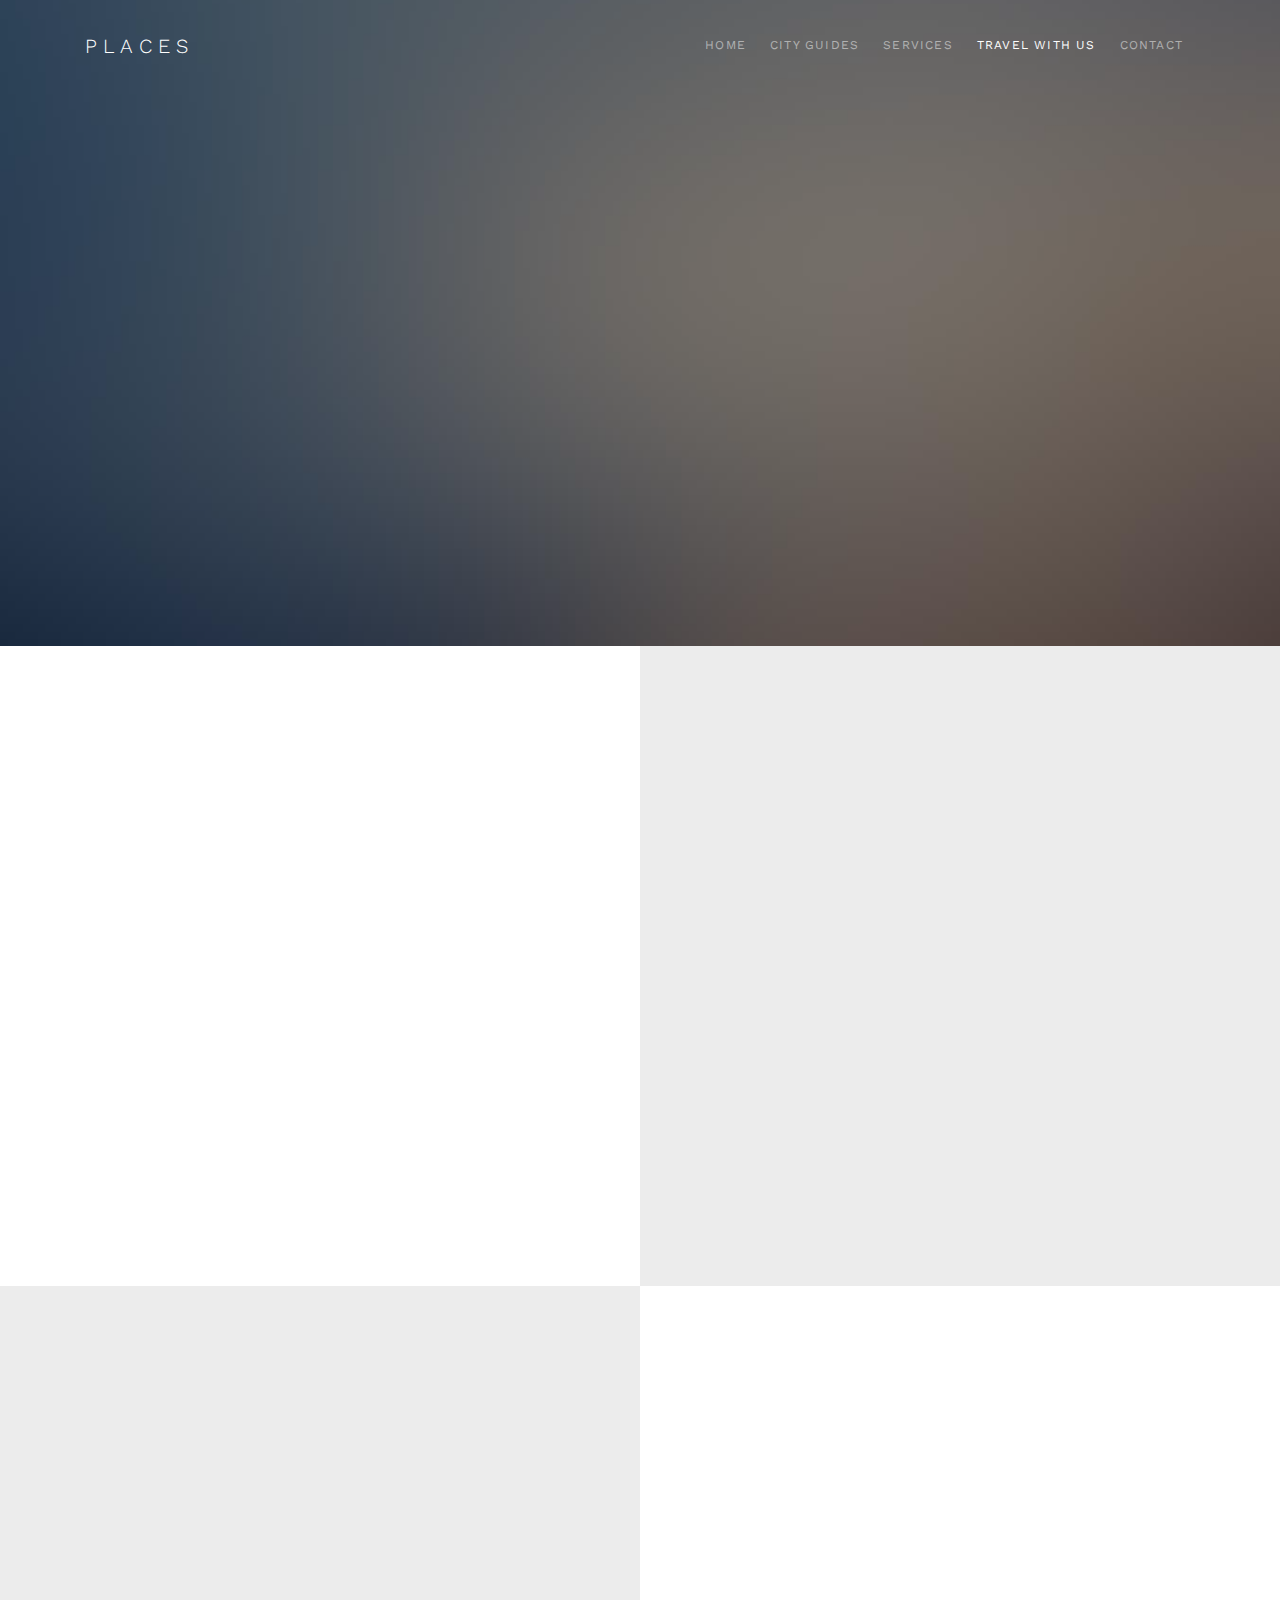
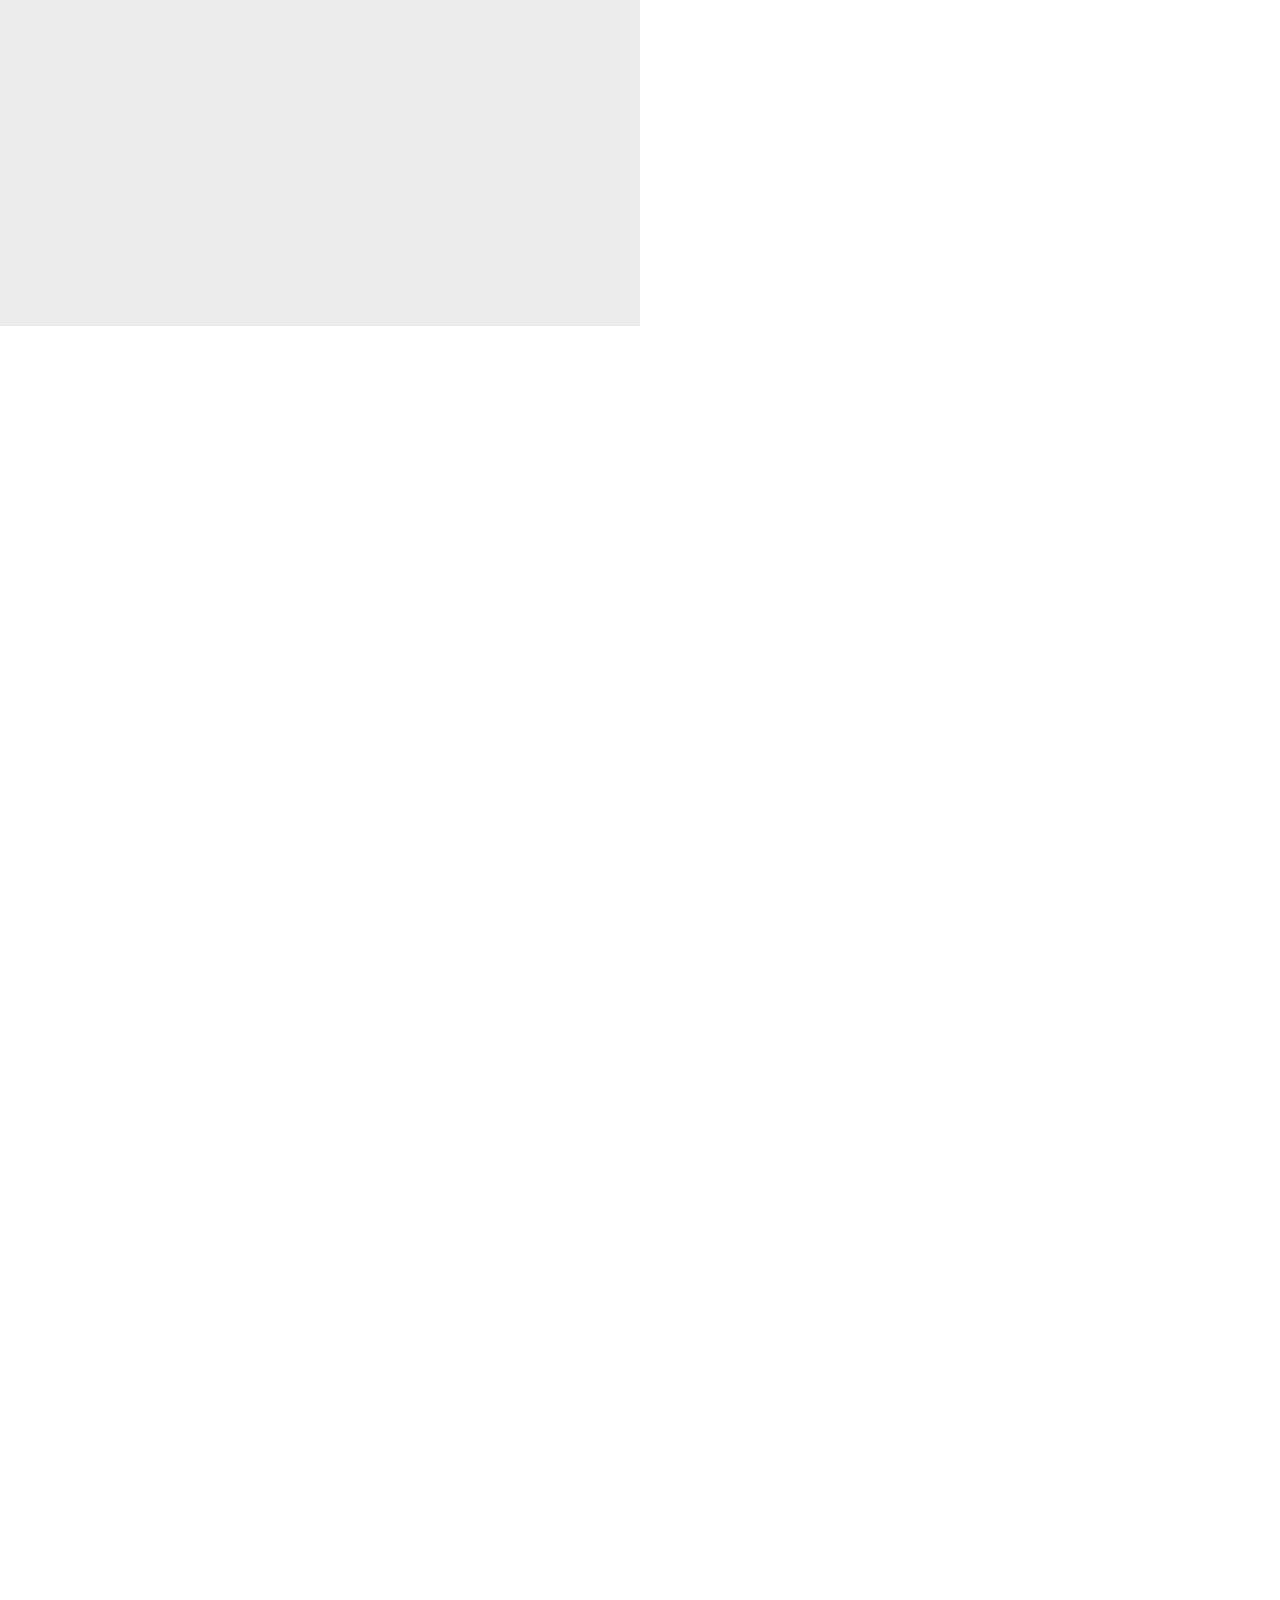
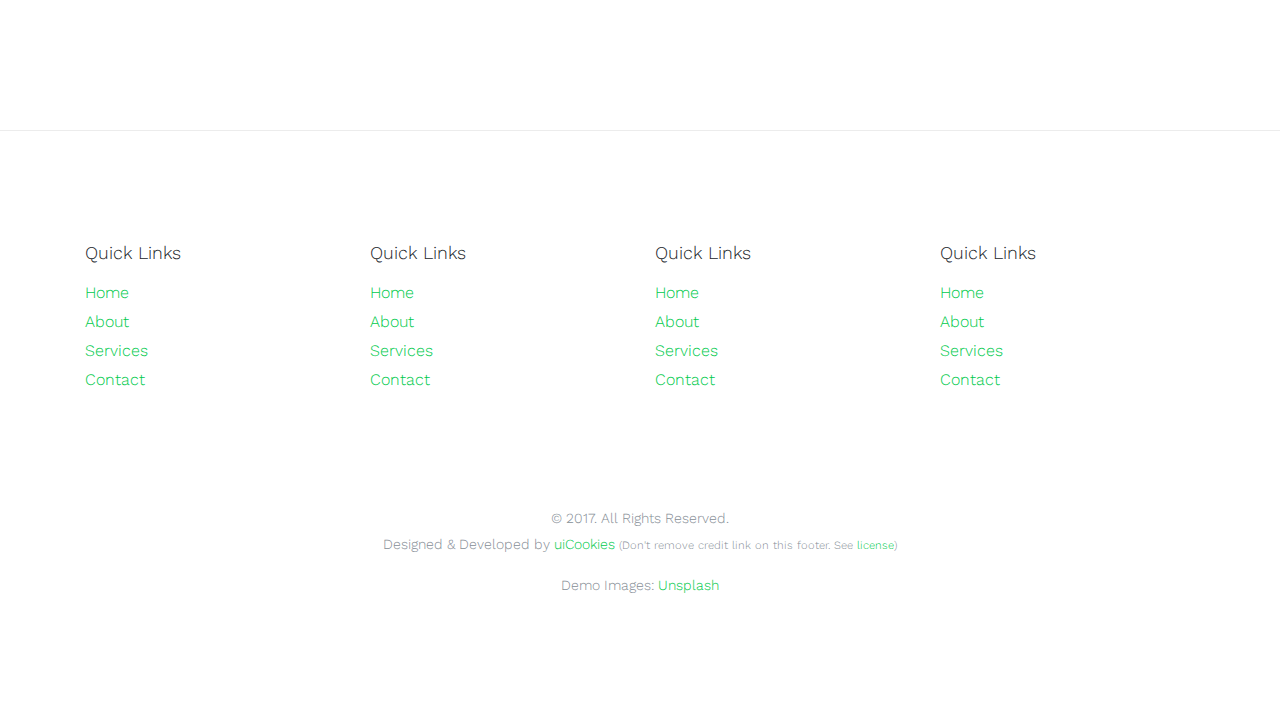
<file: client/goodad_homepage/travel.html>
<!DOCTYPE html>
<html lang="en">
	<head>
		<meta charset="utf-8">
		<meta name="viewport" content="width=device-width, initial-scale=1, shrink-to-fit=no">

		<title>Places &mdash; Free HTML5 Bootstrap 4 Theme by uicookies.com</title>
		<meta name="description" content="Free Bootstrap 4 Theme by uicookies.com">
		<meta name="keywords" content="free website templates, free bootstrap themes, free template, free bootstrap, free website template">
    
    
    <link href="https://fonts.googleapis.com/css?family=Work+Sans:300,400,700" rel="stylesheet">

		<link rel="stylesheet" href="assets/css/bootstrap/bootstrap.css">
    <link rel="stylesheet" href="assets/css/animate.css">
    <link rel="stylesheet" href="assets/fonts/ionicons/css/ionicons.min.css">
    
    <link rel="stylesheet" href="assets/css/owl.carousel.min.css">
    
    <link rel="stylesheet" href="assets/fonts/flaticon/font/flaticon.css">

    <link rel="stylesheet" href="assets/fonts/fontawesome/css/font-awesome.min.css">

    <link rel="stylesheet" href="assets/css/select2.css">
    

    <link rel="stylesheet" href="assets/css/helpers.css">
    <link rel="stylesheet" href="assets/css/style.css">

	</head>
	<body>
  

    <nav class="navbar navbar-expand-lg navbar-dark probootstrap_navbar" id="probootstrap-navbar">
      <div class="container">
        <a class="navbar-brand" href="index.html">Places</a>
        <button class="navbar-toggler" type="button" data-toggle="collapse" data-target="#probootstrap-menu" aria-controls="probootstrap-menu" aria-expanded="false" aria-label="Toggle navigation">
          <span><i class="ion-navicon"></i></span>
        </button>
        <div class="collapse navbar-collapse" id="probootstrap-menu">
          <ul class="navbar-nav ml-auto">
            <li class="nav-item"><a class="nav-link" href="index.html">Home</a></li>
            <li class="nav-item"><a class="nav-link" href="about.html">City Guides</a></li>
            <li class="nav-item"><a class="nav-link" href="services.html">Services</a></li>
            <li class="nav-item"><a class="nav-link active" href="products.html">Travel With Us</a></li>
            <li class="nav-item"><a class="nav-link" href="contact.html">Contact</a></li>
          </ul>
        </div>
      </div>
    </nav>
    <!-- END nav -->
    

    <section class="probootstrap-cover overflow-hidden relative"  style="background-image: url('assets/images/bg_1.jpg');" data-stellar-background-ratio="0.5" id="section-home">
      <div class="overlay"></div>
      <div class="container">
        <div class="row align-items-center text-center">
          <div class="col-md">
            <h2 class="heading mb-2 display-4 font-light probootstrap-animate">Travel With Us</h2>
            <p class="lead mb-5 probootstrap-animate">Hope u like it! another free template by <a href="https://uicookies.com/" target="_blank">uicookies.com</a> Under License <a href="https://uicookies.com/license" target="_blank">CC 3.0</a></p>
            <p class="probootstrap-animate">
              <a href="https://free-template.co/" target="_blank" role="button" class="btn btn-primary p-3 mr-3 pl-5 pr-5 text-uppercase d-lg-inline d-md-inline d-sm-block d-block mb-3">More Templates Here</a> 
            </p>
          </div> 
        </div>
      </div>
    
    </section>
    <!-- END section -->
    
    <section class="probootstrap-section-half d-md-flex" id="section-about">
      <div class="probootstrap-image probootstrap-animate" data-animate-effect="fadeIn" style="background-image: url(assets/images/img_2.jpg)"></div>
      <div class="probootstrap-text">
        <div class="probootstrap-inner probootstrap-animate" data-animate-effect="fadeInRight">
          <h2 class="heading mb-4">Customer Service</h2>
          <p>Far far away, behind the word mountains, far from the countries Vokalia and Consonantia, there live the blind texts. Separated they live in Bookmarksgrove right at the coast of the Semantics, a large language ocean.</p>
          <p>Even the all-powerful Pointing has no control about the blind texts it is an almost unorthographic life One day however a small line of blind text by the name of Lorem Ipsum decided to leave for the far World of Grammar.</p>
          <p><a href="#" class="btn btn-primary">Read More</a></p>
        </div>
      </div>
    </section>


    <section class="probootstrap-section-half d-md-flex">
      <div class="probootstrap-image order-2 probootstrap-animate" data-animate-effect="fadeIn" style="background-image: url(assets/images/img_3.jpg)"></div>
      <div class="probootstrap-text order-1">
        <div class="probootstrap-inner probootstrap-animate" data-animate-effect="fadeInLeft">
          <h2 class="heading mb-4">Payment Options</h2>
          <p>Far far away, behind the word mountains, far from the countries Vokalia and Consonantia, there live the blind texts. Separated they live in Bookmarksgrove right at the coast of the Semantics, a large language ocean.</p>
          <p>Even the all-powerful Pointing has no control about the blind texts it is an almost unorthographic life One day however a small line of blind text by the name of Lorem Ipsum decided to leave for the far World of Grammar.</p>
          <p><a href="#" class="btn btn-primary">Learn More</a></p>
        </div>
      </div>
    </section>
    <!-- END section -->


    <section class="probootstrap_section">
      <div class="container">
        <div class="row text-center mb-5 probootstrap-animate">
          <div class="col-md-12">
            <h2 class="display-4 border-bottom probootstrap-section-heading">Popular Landmarks</h2>
          </div>
        </div>
        
        <div class="row probootstrap-animate">
          <div class="col-md-12">
            <div class="owl-carousel js-owl-carousel">
              <a class="probootstrap-slide" href="#">
                <span class="flaticon-teatro-de-la-caridad"></span>
                <em>Teatro de la Caridad</em>
              </a>
              <a class="probootstrap-slide" href="#">
                <span class="flaticon-royal-museum-of-the-armed-forces"></span>
                <em>Royal Museum of the Armed Forces</em>
              </a>
              <a class="probootstrap-slide" href="#">
                <span class="flaticon-parthenon"></span>
                <em>Parthenon</em>
              </a>
              <a class="probootstrap-slide" href="#">
                <span class="flaticon-marina-bay-sands"></span>
                <em>Marina Bay Sands</em>
              </a>
              <a class="probootstrap-slide" href="#">
                <span class="flaticon-samarra-minaret"></span>
                <em>Samarra Minaret</em>
              </a>
              <a class="probootstrap-slide" href="#">
                <span class="flaticon-chiang-kai-shek-memorial"></span>
                <em>Chiang Kai Shek Memorial</em>
              </a>
              <a class="probootstrap-slide" href="#">
                <span class="flaticon-heuvelse-kerk-tilburg"></span>
                <em>Heuvelse Kerk Tilburg</em>
              </a>
              <a class="probootstrap-slide" href="#">
                <span class="flaticon-cathedral-of-cordoba"></span>
                <em>Cathedral of Cordoba</em>
              </a>
              <a class="probootstrap-slide" href="#">
                <span class="flaticon-london-bridge"></span>
                <em>London Bridge</em>
              </a>
              <a class="probootstrap-slide" href="#">
                <span class="flaticon-taj-mahal"></span>
                <em>Taj Mahal</em>
              </a>
              <a class="probootstrap-slide" href="#">
                <span class="flaticon-leaning-tower-of-pisa"></span>
                <em>Leaning Tower of Pisa</em>
              </a>
              <a class="probootstrap-slide" href="#">
                <span class="flaticon-burj-al-arab"></span>
                <em>Burj al Arab</em>
              </a>
              <a class="probootstrap-slide" href="#">
                <span class="flaticon-gate-of-india"></span>
                <em>Gate of India</em>
              </a>
              <a class="probootstrap-slide" href="#">
                <span class="flaticon-osaka-castle"></span>
                <em>Osaka Castle</em>
              </a>
              <a class="probootstrap-slide" href="#">
                <span class="flaticon-statue-of-liberty"></span>
                <em>Statue of Liberty</em>
              </a>
              
            </div>
          </div>
        </div>
      </div>
    </section>
    <!-- END section -->

    <section class="probootstrap_section" id="section-feature-testimonial">
      <div class="container">
        <div class="row justify-content-center mb-5">
          <div class="col-md-12 text-center mb-5 probootstrap-animate">
            <h2 class="display-4 border-bottom probootstrap-section-heading">Why we Love Places</h2>
            <blockquote class="">
              <p class="lead mb-4"><em>Far far away, behind the word mountains, far from the countries Vokalia and Consonantia, there live the blind texts. Separated they live in Bookmarksgrove right at the coast of the Semantics, a large language ocean. A small river named Duden flows by their place and supplies it with the necessary regelialia. It is a paradisematic country, in which roasted parts of sentences fly into your mouth.</em></p>
              <p class="probootstrap-author">
                <a href="https://uicookies.com/" target="_blank">
                  <img src="assets/images/person_1.jpg" alt="Free Template by uicookies.com" class="rounded-circle">
                  <span class="probootstrap-name">James Smith</span>
                  <span class="probootstrap-title">Chief Executive Officer</span>
                </a>
              </p>
            </blockquote>

          </div>
        </div>
        
      </div>
    </section>
    <!-- END section -->

    <footer class="probootstrap_section probootstrap-border-top">
      <div class="container">
        <div class="row mb-5">
          <div class="col-md-3">
            <h3 class="probootstrap_font-18 mb-3">Quick Links</h3>
            <ul class="list-unstyled">
              <li><a href="https://free-template.co" target="_blank">Home</a></li>
              <li><a href="https://free-template.co" target="_blank">About</a></li>
              <li><a href="https://free-template.co" target="_blank">Services</a></li>
              <li><a href="https://free-template.co" target="_blank">Contact</a></li>
            </ul>
          </div>
          <div class="col-md-3">
            <h3 class="probootstrap_font-18 mb-3">Quick Links</h3>
            <ul class="list-unstyled">
              <li><a href="https://free-template.co" target="_blank">Home</a></li>
              <li><a href="https://free-template.co" target="_blank">About</a></li>
              <li><a href="https://free-template.co" target="_blank">Services</a></li>
              <li><a href="https://free-template.co" target="_blank">Contact</a></li>
            </ul>
          </div>
          <div class="col-md-3">
            <h3 class="probootstrap_font-18 mb-3">Quick Links</h3>
            <ul class="list-unstyled">
              <li><a href="https://free-template.co" target="_blank">Home</a></li>
              <li><a href="https://free-template.co" target="_blank">About</a></li>
              <li><a href="https://free-template.co" target="_blank">Services</a></li>
              <li><a href="https://free-template.co" target="_blank">Contact</a></li>
            </ul>
          </div>
          <div class="col-md-3">
            <h3 class="probootstrap_font-18 mb-3">Quick Links</h3>
            <ul class="list-unstyled">
              <li><a href="https://free-template.co" target="_blank">Home</a></li>
              <li><a href="https://free-template.co" target="_blank">About</a></li>
              <li><a href="https://free-template.co" target="_blank">Services</a></li>
              <li><a href="https://free-template.co" target="_blank">Contact</a></li>
            </ul>
          </div>
        </div>
        <div class="row pt-5">
          <div class="col-md-12 text-center">
            <p class="probootstrap_font-14">&copy; 2017. All Rights Reserved. <br> Designed &amp; Developed by <a href="https://uicookies.com/" target="_blank">uiCookies</a><small> (Don't remove credit link on this footer. See <a href="https://uicookies.com/license/">license</a>)</small></p>
            <p class="probootstrap_font-14">Demo Images: <a href="https://unsplash.com/" target="_blank">Unsplash</a></p>
          </div>
        </div>
      </div>
    </footer>

    
    <script src="assets/js/jquery.min.js"></script>
    
    <script src="assets/js/popper.min.js"></script>
    <script src="assets/js/bootstrap.min.js"></script>
    <script src="assets/js/owl.carousel.min.js"></script>
    
    <script src="assets/js/jquery.waypoints.min.js"></script>
    <script src="assets/js/jquery.easing.1.3.js"></script>

    <script src="assets/js/select2.min.js"></script>

    <script src="assets/js/main.js"></script>
	</body>
</html>
</file>
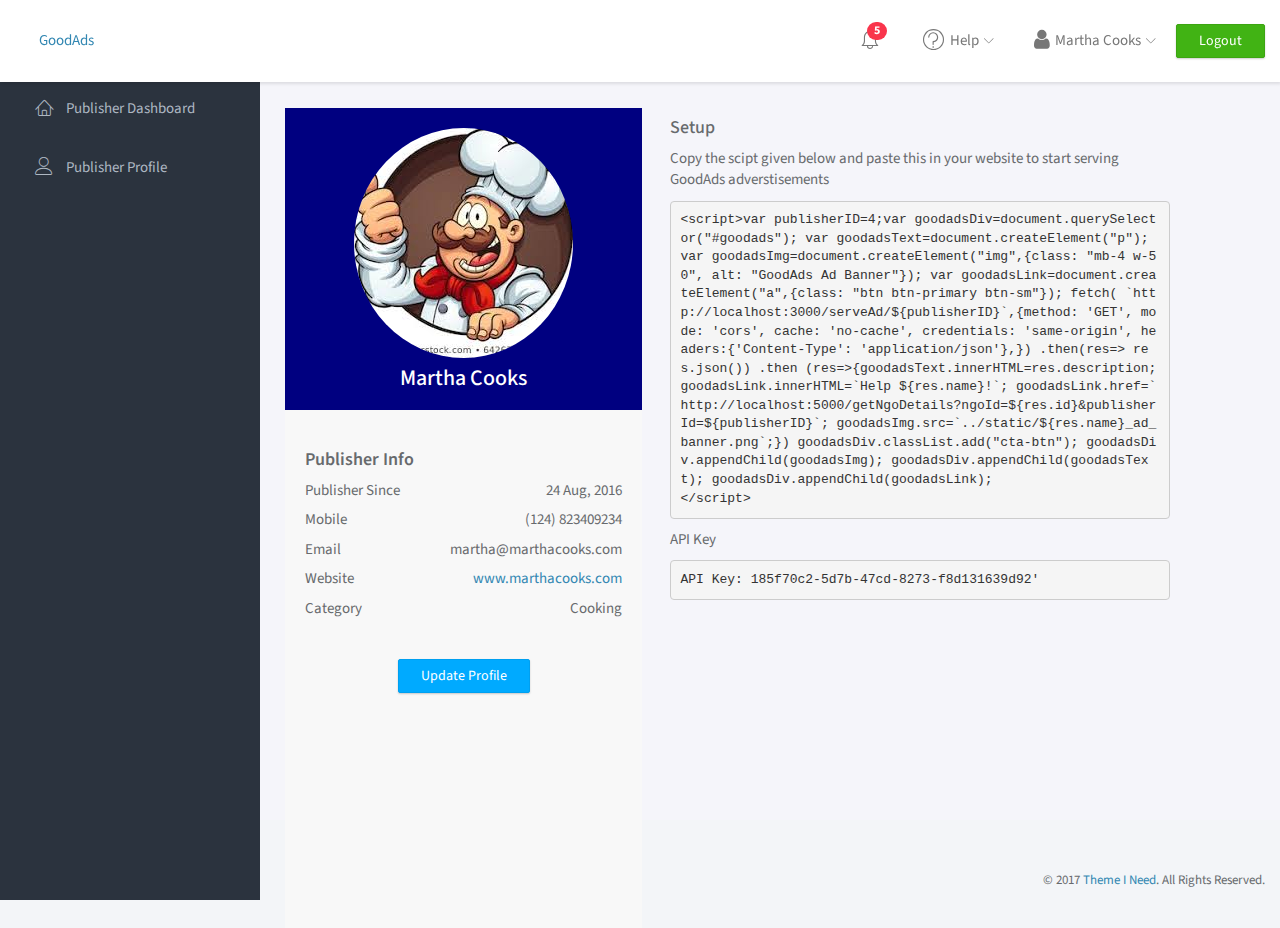
<file: client/publisher_dashboard/profile.html>
<!DOCTYPE html>
<html lang="en">
  <head>
    <title>GoodAds</title>
    <meta charset="utf-8" />
    <meta http-equiv="X-UA-Compatible" content="IE=edge,chrome=1" />
    <meta
      name="viewport"
      content="width=device-width, initial-scale=1.0, maximum-scale=1.0, user-scalable=0"
    />
    <!-- VENDOR CSS -->
    <link
      rel="stylesheet"
      href="assets/vendor/bootstrap/css/bootstrap.min.css"
    />
    <link
      rel="stylesheet"
      href="assets/vendor/font-awesome/css/font-awesome.min.css"
    />
    <link rel="stylesheet" href="assets/vendor/linearicons/style.css" />
    <!-- MAIN CSS -->
    <link rel="stylesheet" href="assets/css/main.css" />
    <!-- FOR DEMO PURPOSES ONLY. You should remove this in your project -->
    <link rel="stylesheet" href="assets/css/demo.css" />
    <!-- GOOGLE FONTS -->
    <link
      href="https://fonts.googleapis.com/css?family=Source+Sans+Pro:300,400,600,700"
      rel="stylesheet"
    />
    <!-- ICONS -->
    <link
      rel="apple-touch-icon"
      sizes="76x76"
      href="assets/img/apple-icon.png"
    />
    <link
      rel="icon"
      type="image/png"
      sizes="96x96"
      href="assets/img/favicon.png"
    />
  </head>

  <body>
    <!-- WRAPPER -->
    <div id="wrapper">
      <!-- NAVBAR -->
      <nav class="navbar navbar-default navbar-fixed-top">
        <div class="brand">
          <a href="index.html"
            >
            <!-- <img
              src="assets/img/logo-dark.png"
              alt="Klorofil Logo"
              class="img-responsive logo"
          /> -->
          <span>GoodAds</span>
        </a>
        </div>
        <div class="container-fluid">
          <div class="navbar-btn navbar-btn-right">
            <a
              class="btn btn-success update-pro"
              href="https://www.themeineed.com/downloads/klorofil-pro-bootstrap-admin-dashboard-template/?utm_source=klorofil&utm_medium=template&utm_campaign=KlorofilPro"
              title="Upgrade to Pro"
              target="_blank"
              ><span>Logout</span></a
            >
          </div>
          <div id="navbar-menu">
            <ul class="nav navbar-nav navbar-right">
              <li class="dropdown">
                <a
                  href="#"
                  class="dropdown-toggle icon-menu"
                  data-toggle="dropdown"
                >
                  <i class="lnr lnr-alarm"></i>
                  <span class="badge bg-danger">5</span>
                </a>
              </li>
              <li class="dropdown">
                <a href="#" class="dropdown-toggle" data-toggle="dropdown"
                  ><i class="lnr lnr-question-circle"></i> <span>Help</span>
                  <i class="icon-submenu lnr lnr-chevron-down"></i
                ></a>
              </li>
              <li class="dropdown">
                <a href="#" class="dropdown-toggle" data-toggle="dropdown">
                  <i class="fa fa-user"></i>
                  <span>Martha Cooks</span>
                  <i class="icon-submenu lnr lnr-chevron-down"></i
                ></a>
              </li>
            </ul>
          </div>
        </div>
      </nav>
      <!-- END NAVBAR -->
      <!-- LEFT SIDEBAR -->
      <div id="sidebar-nav" class="sidebar">
        <div class="sidebar-scroll">
          <nav>
            <ul class="nav">
              <li>
                <a href="index.html" class=""
                  ><i class="lnr lnr-home"></i> <span>Publisher Dashboard</span></a
                >
              </li>
              <li>
                <a href="profile.html" class=""
                  ><i class="lnr lnr-user"></i> <span>Publisher Profile</span></a
                >
              </li>
            </ul>
          </nav>
        </div>
      </div>
      <!-- END LEFT SIDEBAR -->
      <!-- MAIN -->
      <div class="main">
        <!-- MAIN CONTENT -->
        <div class="main-content">
          <div class="grid-container">
            <div class="grid-container-left">
              <div class="container-fluid">
                <div>
                  <div class="clearfix">
                    <!-- LEFT COLUMN -->
                    <div class="profile-left">
                      <!-- PROFILE HEADER -->
                      <div class="profile-header">
                        <div class="overlay"></div>
                        <div class="profile-main">
                          <img
                            src="assets/img/chef2.jpeg"
                            class="img-circle"
                            alt="Avatar"
                          />
                          <h3 class="name">Martha Cooks</h3>
                        </div>
                      </div>
                      <!-- END PROFILE HEADER -->
                      <!-- PROFILE DETAIL -->
                      <div class="profile-detail">
                        <div class="profile-info">
                          <h4 class="heading">Publisher Info</h4>
                          <ul class="list-unstyled list-justify">
                            <li>Publisher Since<span>24 Aug, 2016</span></li>
                            <li>Mobile <span>(124) 823409234</span></li>
                            <li>Email <span>martha@marthacooks.com</span></li>
                            <li>
                              Website
                              <span
                                ><a href="https://www.themeineed.com"
                                  >www.marthacooks.com</a
                                ></span
                              >
                            </li>
                            <li>Category <span>Cooking</span></li>
                          </ul>
                        </div>
                        <div>
                          <div class="text-center">
                            <a href="#" class="btn btn-primary"
                              >Update Profile</a
                            >
                          </div>
                        </div>
                        <!-- END PROFILE DETAIL -->
                      </div>
                    </div>
                  </div>
                  <!-- END LEFT COLUMN -->
                </div>
              </div>
            </div>
            <div class="grid-container-right">
              <h4>Setup</h4>
              <p>
                Copy the scipt given below and paste this in your website to
                start serving GoodAds adverstisements
                <pre><code id="publisher-embed-script">&lt;script&gt;var publisherID=4;var goodadsDiv=document.querySelector("#goodads"); var goodadsText=document.createElement("p"); var goodadsImg=document.createElement("img",{class: "mb-4 w-50", alt: "GoodAds Ad Banner"}); var goodadsLink=document.createElement("a",{class: "btn btn-primary btn-sm"}); fetch( `http://localhost:3000/serveAd/${publisherID}`,{method: 'GET', mode: 'cors', cache: 'no-cache', credentials: 'same-origin', headers:{'Content-Type': 'application/json'},}) .then(res=> res.json()) .then (res=>{goodadsText.innerHTML=res.description; goodadsLink.innerHTML=`Help ${res.name}!`; goodadsLink.href=`http://localhost:5000/getNgoDetails?ngoId=${res.id}&publisherId=${publisherID}`; goodadsImg.src=`../static/${res.name}_ad_banner.png`;}) goodadsDiv.classList.add("cta-btn"); goodadsDiv.appendChild(goodadsImg); goodadsDiv.appendChild(goodadsText); goodadsDiv.appendChild(goodadsLink);
&lt;/script&gt;</code></pre>
              </p>
              <p>
                API Key
                <pre><code>API Key: 185f70c2-5d7b-47cd-8273-f8d131639d92'</code></pre>
              </p>
            </div>
          </div>
        </div>
        <!-- END MAIN CONTENT -->
      </div>
      <!-- END MAIN -->
      <div class="clearfix"></div>
      <footer>
        <div class="container-fluid">
          <p class="copyright">
            &copy; 2017
            <a href="https://www.themeineed.com" target="_blank">Theme I Need</a
            >. All Rights Reserved.
          </p>
        </div>
      </footer>
    </div>
    <!-- END WRAPPER -->
    <!-- Javascript -->
    <script src="assets/vendor/jquery/jquery.min.js"></script>
    <script src="assets/vendor/bootstrap/js/bootstrap.min.js"></script>
    <script src="assets/vendor/jquery-slimscroll/jquery.slimscroll.min.js"></script>
    <script src="assets/scripts/klorofil-common.js"></script>
    <script src="assets/scripts/profile.js"></script>
  </body>
</html>
</file>
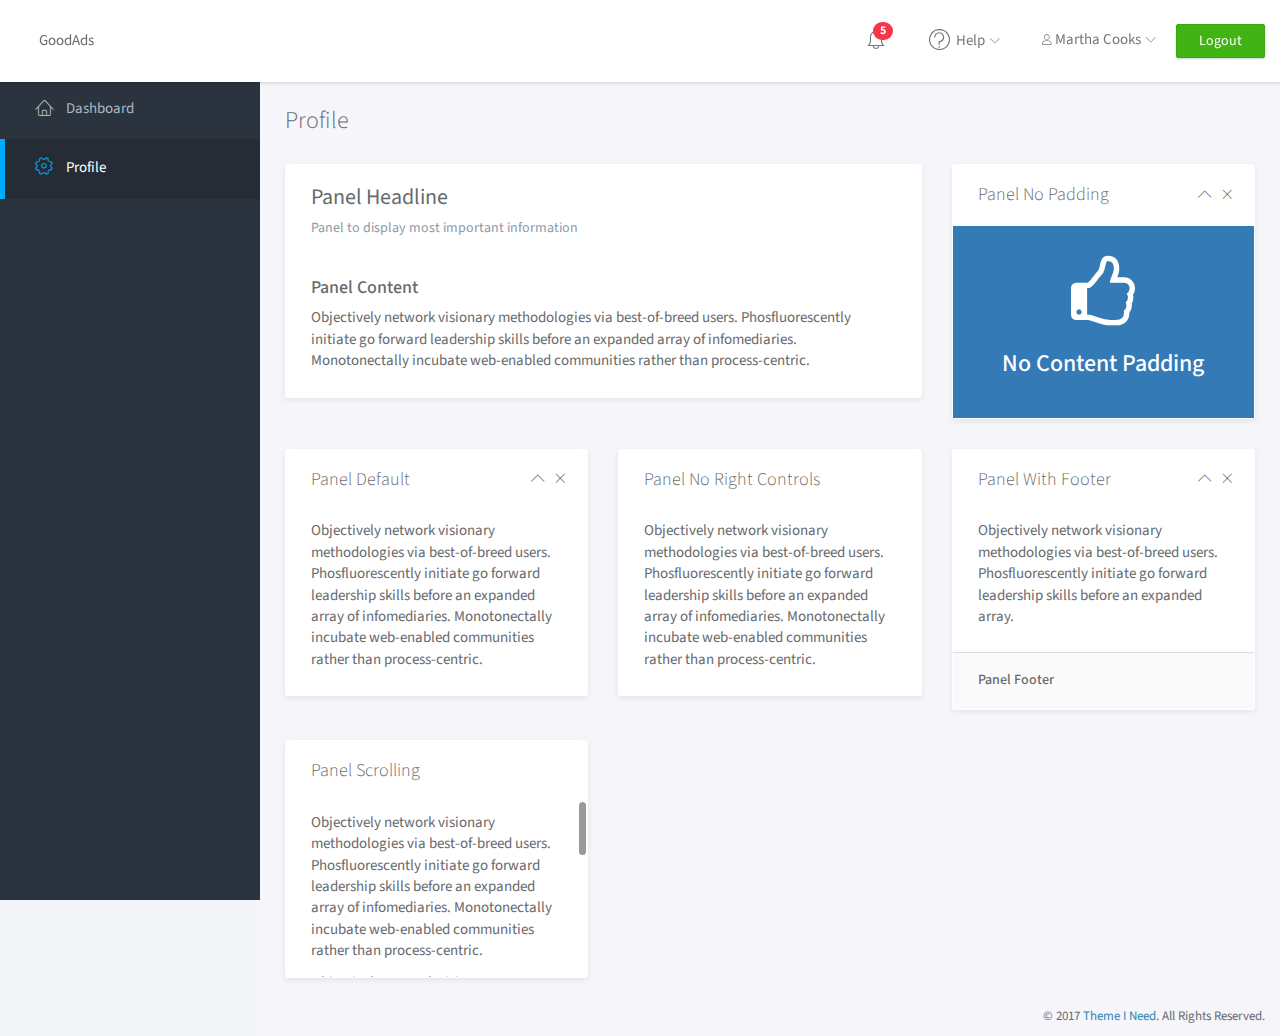
<file: client/publisher_dashboard/profile_back.html>
<!DOCTYPE html>
<html lang="en">
  <head>
    <title>Panels | Klorofil - Free Bootstrap Dashboard Template</title>
    <meta charset="utf-8" />
    <meta http-equiv="X-UA-Compatible" content="IE=edge,chrome=1" />
    <meta
      name="viewport"
      content="width=device-width, initial-scale=1.0, maximum-scale=1.0, user-scalable=0"
    />
    <!-- VENDOR CSS -->
    <link
      rel="stylesheet"
      href="assets/vendor/bootstrap/css/bootstrap.min.css"
    />
    <link
      rel="stylesheet"
      href="assets/vendor/font-awesome/css/font-awesome.min.css"
    />
    <link rel="stylesheet" href="assets/vendor/linearicons/style.css" />
    <!-- MAIN CSS -->
    <link rel="stylesheet" href="assets/css/main.css" />
    <!-- FOR DEMO PURPOSES ONLY. You should remove this in your project -->
    <link rel="stylesheet" href="assets/css/demo.css" />
    <!-- GOOGLE FONTS -->
    <link
      href="https://fonts.googleapis.com/css?family=Source+Sans+Pro:300,400,600,700"
      rel="stylesheet"
    />
    <!-- ICONS -->
    <link
      rel="apple-touch-icon"
      sizes="76x76"
      href="assets/img/apple-icon.png"
    />
    <link
      rel="icon"
      type="image/png"
      sizes="96x96"
      href="assets/img/favicon.png"
    />
  </head>

  <body>
    <!-- WRAPPER -->
    <div id="wrapper">
      <!-- NAVBAR -->
      <nav class="navbar navbar-default navbar-fixed-top">
        <div class="brand">
          <!-- <a href="index.html"
            ><img
              src="assets/img/logo-dark.png"
              alt="Klorofil Logo"
              class="img-responsive logo"
		  /></a> -->
          <span>GoodAds</span>
        </div>
        <div class="container-fluid">
          <div class="navbar-btn navbar-btn-right">
            <a
              class="btn btn-success update-pro"
              href="https://www.themeineed.com/downloads/klorofil-pro-bootstrap-admin-dashboard-template/?utm_source=klorofil&utm_medium=template&utm_campaign=KlorofilPro"
              title="Upgrade to Pro"
              target="_blank"
              ></i> <span>Logout</span></a
            >
          </div>
          <div id="navbar-menu">
            <ul class="nav navbar-nav navbar-right">
              <li class="dropdown">
                <a
                  href="#"
                  class="dropdown-toggle icon-menu"
                  data-toggle="dropdown"
                >
                  <i class="lnr lnr-alarm"></i>
                  <span class="badge bg-danger">5</span>
                </a>
              </li>
              <li class="dropdown">
                <a href="#" class="dropdown-toggle" data-toggle="dropdown"
                  ><i class="lnr lnr-question-circle"></i> <span>Help</span>
                  <i class="icon-submenu lnr lnr-chevron-down"></i
                ></a>
		     </li>
              <li class="dropdown">
                <a href="#" class="dropdown-toggle" data-toggle="dropdown"
				  >
				  <!-- <img
                    src="assets/img/user.png"
                    class="img-circle"
					alt="Avatar" /> -->
				  <i class="icon-submenu lnr lnr-user"></i>
                  <span>Martha Cooks</span>
                  <i class="icon-submenu lnr lnr-chevron-down"></i
                ></a>
              </li>
              <!-- <li>
							<a class="update-pro" href="https://www.themeineed.com/downloads/klorofil-pro-bootstrap-admin-dashboard-template/?utm_source=klorofil&utm_medium=template&utm_campaign=KlorofilPro" title="Upgrade to Pro" target="_blank"><i class="fa fa-rocket"></i> <span>UPGRADE TO PRO</span></a>
						</li> -->
            </ul>
          </div>
        </div>
      </nav>
      <!-- END NAVBAR -->
      <!-- LEFT SIDEBAR -->
      <div id="sidebar-nav" class="sidebar">
        <div class="sidebar-scroll">
          <nav>
            <ul class="nav">
              <li>
                <a href="index.html" class=""
                  ><i class="lnr lnr-home"></i> <span>Dashboard</span></a
                >
              </li>
              <li>
                <a href="profile.html" class="active"
                  ><i class="lnr lnr-cog"></i> <span>Profile</span></a
                >
              </li>
            </ul>
          </nav>
        </div>
      </div>
      <!-- END LEFT SIDEBAR -->
      <!-- MAIN -->
      <div class="main">
        <!-- MAIN CONTENT -->
        <div class="main-content">
          <div class="container-fluid">
            <h3 class="page-title">Profile</h3>
            <div class="row">
              <div class="col-md-8">
                <!-- PANEL HEADLINE -->
                <div class="panel panel-headline">
                  <div class="panel-heading">
                    <h3 class="panel-title">Panel Headline</h3>
                    <p class="panel-subtitle">
                      Panel to display most important information
                    </p>
                  </div>
                  <div class="panel-body">
                    <h4>Panel Content</h4>
                    <p>
                      Objectively network visionary methodologies via
                      best-of-breed users. Phosfluorescently initiate go forward
                      leadership skills before an expanded array of
                      infomediaries. Monotonectally incubate web-enabled
                      communities rather than process-centric.
                    </p>
                  </div>
                </div>
                <!-- END PANEL HEADLINE -->
              </div>
              <div class="col-md-4">
                <!-- PANEL NO PADDING -->
                <div class="panel">
                  <div class="panel-heading">
                    <h3 class="panel-title">Panel No Padding</h3>
                    <div class="right">
                      <button type="button" class="btn-toggle-collapse">
                        <i class="lnr lnr-chevron-up"></i>
                      </button>
                      <button type="button" class="btn-remove">
                        <i class="lnr lnr-cross"></i>
                      </button>
                    </div>
                  </div>
                  <div class="panel-body no-padding bg-primary text-center">
                    <div class="padding-top-30 padding-bottom-30">
                      <i class="fa fa-thumbs-o-up fa-5x"></i>
                      <h3>No Content Padding</h3>
                    </div>
                  </div>
                </div>
                <!-- END PANEL NO PADDING -->
              </div>
            </div>
            <div class="row">
              <div class="col-md-4">
                <!-- PANEL DEFAULT -->
                <div class="panel">
                  <div class="panel-heading">
                    <h3 class="panel-title">Panel Default</h3>
                    <div class="right">
                      <button type="button" class="btn-toggle-collapse">
                        <i class="lnr lnr-chevron-up"></i>
                      </button>
                      <button type="button" class="btn-remove">
                        <i class="lnr lnr-cross"></i>
                      </button>
                    </div>
                  </div>
                  <div class="panel-body">
                    <p>
                      Objectively network visionary methodologies via
                      best-of-breed users. Phosfluorescently initiate go forward
                      leadership skills before an expanded array of
                      infomediaries. Monotonectally incubate web-enabled
                      communities rather than process-centric.
                    </p>
                  </div>
                </div>
                <!-- END PANEL DEFAULT -->
              </div>
              <div class="col-md-4">
                <!-- PANEL NO CONTROLS -->
                <div class="panel">
                  <div class="panel-heading">
                    <h3 class="panel-title">Panel No Right Controls</h3>
                  </div>
                  <div class="panel-body">
                    <p>
                      Objectively network visionary methodologies via
                      best-of-breed users. Phosfluorescently initiate go forward
                      leadership skills before an expanded array of
                      infomediaries. Monotonectally incubate web-enabled
                      communities rather than process-centric.
                    </p>
                  </div>
                </div>
                <!-- END PANEL NO CONTROLS -->
              </div>
              <div class="col-md-4">
                <!-- PANEL WITH FOOTER -->
                <div class="panel">
                  <div class="panel-heading">
                    <h3 class="panel-title">Panel With Footer</h3>
                    <div class="right">
                      <button type="button" class="btn-toggle-collapse">
                        <i class="lnr lnr-chevron-up"></i>
                      </button>
                      <button type="button" class="btn-remove">
                        <i class="lnr lnr-cross"></i>
                      </button>
                    </div>
                  </div>
                  <div class="panel-body">
                    <p>
                      Objectively network visionary methodologies via
                      best-of-breed users. Phosfluorescently initiate go forward
                      leadership skills before an expanded array.
                    </p>
                  </div>
                  <div class="panel-footer">
                    <h5>Panel Footer</h5>
                  </div>
                </div>
                <!-- END PANEL WITH FOOTER -->
              </div>
            </div>
            <div class="row">
              <div class="col-md-4">
                <!-- PANEL SCROLLING -->
                <div id="panel-scrolling-demo" class="panel">
                  <div class="panel-heading">
                    <h3 class="panel-title">Panel Scrolling</h3>
                  </div>
                  <div class="panel-body">
                    <p>
                      Objectively network visionary methodologies via
                      best-of-breed users. Phosfluorescently initiate go forward
                      leadership skills before an expanded array of
                      infomediaries. Monotonectally incubate web-enabled
                      communities rather than process-centric.
                    </p>
                    <p>
                      Objectively network visionary methodologies via
                      best-of-breed users. Phosfluorescently initiate go forward
                      leadership skills before an expanded array of
                      infomediaries. Monotonectally incubate web-enabled
                      communities rather than process-centric.
                    </p>
                    <p>
                      Objectively network visionary methodologies via
                      best-of-breed users. Phosfluorescently initiate go forward
                      leadership skills before an expanded array of
                      infomediaries. Monotonectally incubate web-enabled
                      communities rather than process-centric.
                    </p>
                  </div>
                </div>
                <!-- END PANEL SCROLLING -->
              </div>
            </div>
          </div>
        </div>
        <!-- END MAIN CONTENT -->
      </div>
      <!-- END MAIN -->
      <div class="clearfix"></div>
      <footer>
        <div class="container-fluid">
          <p class="copyright">
            &copy; 2017
            <a href="https://www.themeineed.com" target="_blank">Theme I Need</a
            >. All Rights Reserved.
          </p>
        </div>
      </footer>
    </div>
    <!-- END WRAPPER -->
    <!-- Javascript -->
    <script src="assets/vendor/jquery/jquery.min.js"></script>
    <script src="assets/vendor/bootstrap/js/bootstrap.min.js"></script>
    <script src="assets/vendor/jquery-slimscroll/jquery.slimscroll.min.js"></script>
    <script src="assets/scripts/klorofil-common.js"></script>
  </body>
</html>
</file>
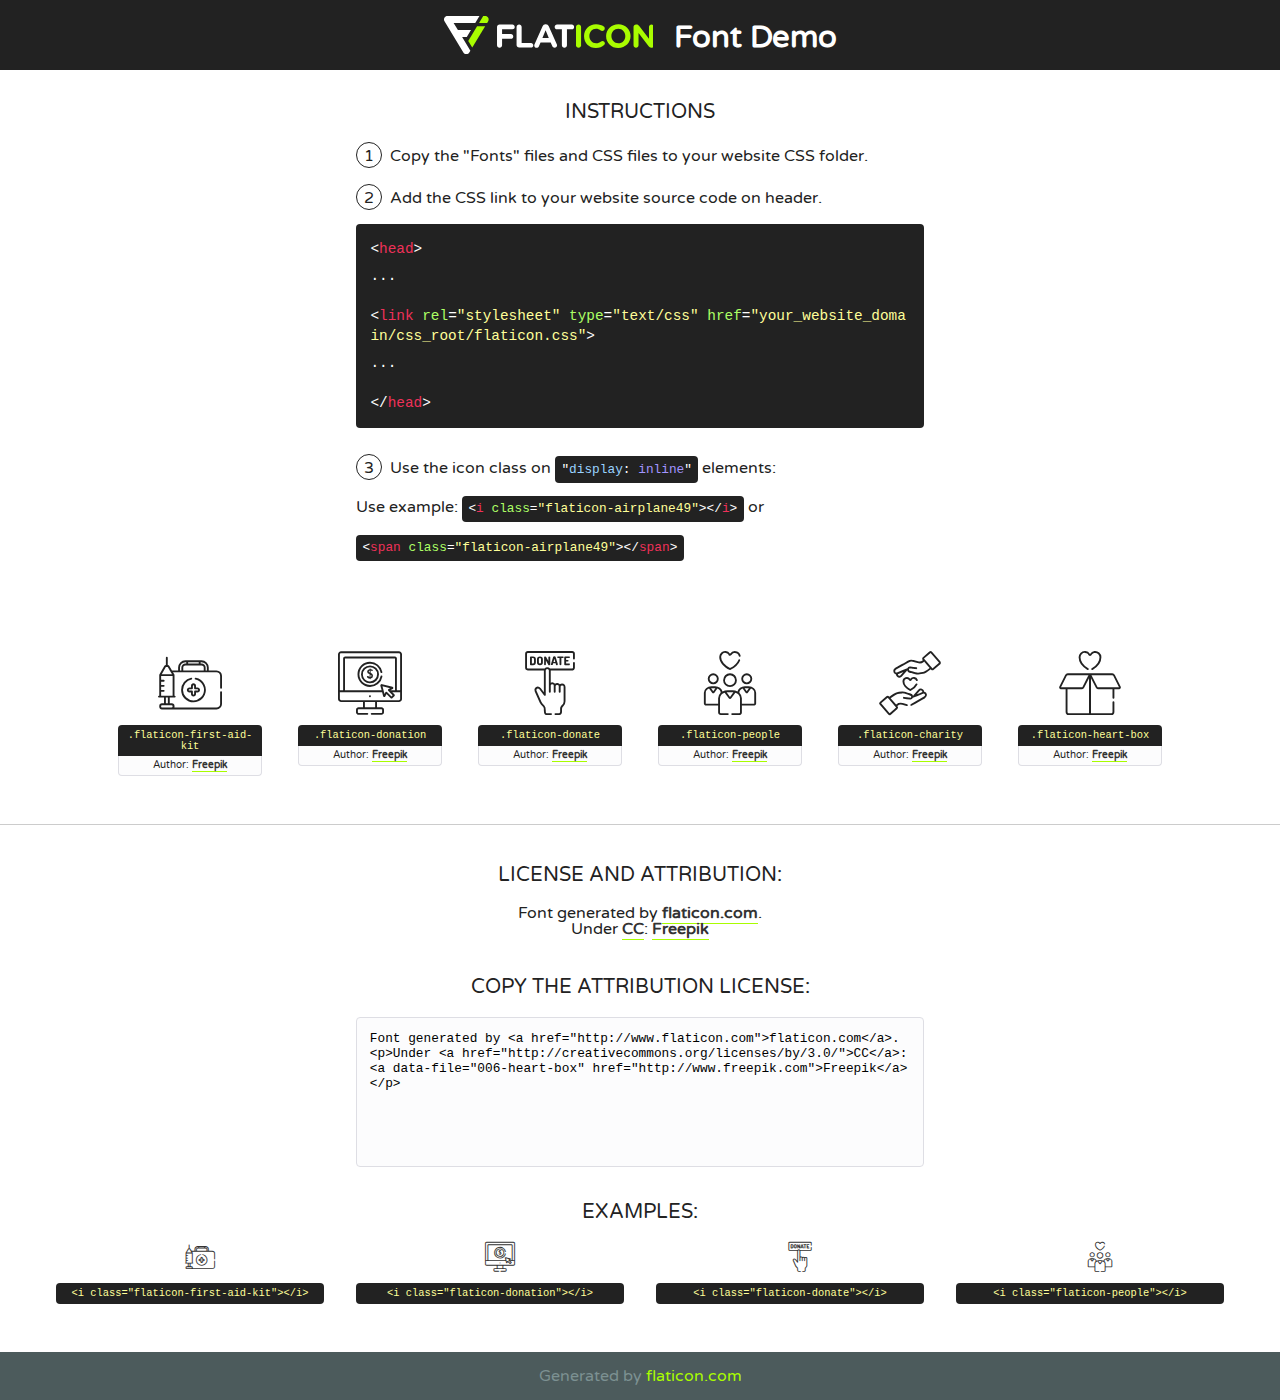
<file: client/nonprofit_profile/fonts/flaticon/font/flaticon.html>
<!DOCTYPE html>
<!--
  Flaticon icon font: Flaticon
  Creation date: 25/07/2018 10:39
-->
<html>
<!DOCTYPE html>
<html>

<head>
    <title>Flaticon WebFont</title>
    <link href="http://fonts.googleapis.com/css?family=Varela+Round" rel="stylesheet" type="text/css" />
    <link rel="stylesheet" type="text/css" href="flaticon.css">
    <meta charset="UTF-8">
    <style>
    html, body, div, span, applet, object, iframe,
    h1, h2, h3, h4, h5, h6, p, blockquote, pre,
    a, abbr, acronym, address, big, cite, code,
    del, dfn, em, img, ins, kbd, q, s, samp,
    small, strike, strong, sub, sup, tt, var,
    b, u, i, center,
    dl, dt, dd, ol, ul, li,
    fieldset, form, label, legend,
    table, caption, tbody, tfoot, thead, tr, th, td,
    article, aside, canvas, details, embed, 
    figure, figcaption, footer, header, hgroup, 
    menu, nav, output, ruby, section, summary,
    time, mark, audio, video {
        margin: 0;
        padding: 0;
        border: 0;
        font-size: 100%;
        font: inherit;
        vertical-align: baseline;
    }
    /* HTML5 display-role reset for older browsers */
    article, aside, details, figcaption, figure, 
    footer, header, hgroup, menu, nav, section {
        display: block;
    }
    body {
        line-height: 1;
    }
    ol, ul {
        list-style: none;
    }
    blockquote, q {
        quotes: none;
    }
    blockquote:before, blockquote:after,
    q:before, q:after {
        content: '';
        content: none;
    }
    table {
        border-collapse: collapse;
        border-spacing: 0;
    }
    body {
        font-family: 'Varela Round', Helvetica, Arial, sans-serif;
        font-size: 16px;
        color: #222;
    }
    a {
        color: #333;
        border-bottom: 1px solid #a9fd00;
        font-weight: bold;
        text-decoration: none;
    }
    * {
        -moz-box-sizing: border-box;
        -webkit-box-sizing: border-box;
        box-sizing: border-box;
        margin: 0;
        padding: 0;
    }
    [class^="flaticon-"]:before, [class*=" flaticon-"]:before, [class^="flaticon-"]:after, [class*=" flaticon-"]:after {
        font-family: Flaticon;
        font-size: 30px;
        font-style: normal;
        margin-left: 20px;
        color: #333;
    }
    .wrapper {
        max-width: 600px;
        margin: auto;
        padding: 0 1em;
    }
    .title {
        font-size: 1.25em;
        text-align: center;
        margin-bottom: 1em;
        text-transform: uppercase;
    }
    header {
        text-align: center;
        background-color: #222;
        color: #fff;
        padding: 1em;
    }
    header .logo {
        width: 210px;
        height: 38px;
        display: inline-block;
        vertical-align: middle;
        margin-right: 1em;
        border: none;
    }
    header strong {
        font-size: 1.95em;
        font-weight: bold;
        vertical-align: middle;
        margin-top: 5px;
        display: inline-block;
    }
    .demo {
        margin: 2em auto;
        line-height: 1.25em;
    }
    .demo ul li {
        margin-bottom: 1em;
    }
    .demo ul li .num {
        color: #222;
        border-radius: 20px;
        display: inline-block;
        width: 26px;
        padding: 3px;
        height: 26px;
        text-align: center;
        margin-right: 0.5em;
        border: 1px solid #222;
    }
    .demo ul li code {
        background-color: #222;
        border-radius: 4px;
        padding: 0.25em 0.5em;
        display: inline-block;
        color: #fff;
        font-family: Consolas,Monaco,Lucida Console,Liberation Mono,DejaVu Sans Mono,Bitstream Vera Sans Mono,Courier New, monospace;
        font-weight: lighter;
        margin-top: 1em;
        font-size: 0.8em;
        word-break: break-all;
    }
    .demo ul li code.big {
        padding: 1em;
        font-size: 0.9em;
    }
    .demo ul li code .red {
        color: #EF3159;
    }
    .demo ul li code .green {
        color: #ACFF65;
    }
    .demo ul li code .yellow {
        color: #FFFF99;
    }
    .demo ul li code .blue {
        color: #99D3FF;
    }
    .demo ul li code .purple {
        color: #A295FF;
    }
    .demo ul li code .dots {
        margin-top: 0.5em;
        display: block;
    }
    #glyphs {
        border-bottom: 1px solid #ccc;
        padding: 2em 0;
        text-align: center;
    }
    .glyph {
        display: inline-block;
        width: 9em;
        margin: 1em;
        text-align: center;
        vertical-align: top;
        background: #FFF;
    }
    .glyph .glyph-icon {
        padding: 10px;
        display: block;
        font-family:"Flaticon";
        font-size: 64px;
        line-height: 1;
    }
    .glyph .glyph-icon:before {
        font-size: 64px;
        color: #222;
        margin-left: 0;
    }
    .class-name {
        font-size: 0.65em;
        background-color: #222;
        color: #fff;
        border-radius: 4px 4px 0 0;
        padding: 0.5em;
        color: #FFFF99;
        font-family: Consolas,Monaco,Lucida Console,Liberation Mono,DejaVu Sans Mono,Bitstream Vera Sans Mono,Courier New, monospace;
    }
    .author-name {
        font-size: 0.6em;
        background-color: #fcfcfd;
        border: 1px solid #DEDEE4;
        border-top: 0;
        border-radius: 0 0 4px 4px;
        padding: 0.5em;
    }
    .class-name:last-child {
        font-size: 10px;
        color:#888;
    }
    .class-name:last-child a {
        font-size: 10px;
        color:#555;
    }
    .class-name:last-child a:hover {
        color:#a9fd00;
    }
    .glyph > input {
        display: block;
        width: 100px;
        margin: 5px auto;
        text-align: center;
        font-size: 12px;
        cursor: text;
    }
    .glyph > input.icon-input {
        font-family:"Flaticon";
        font-size: 16px;
        margin-bottom: 10px;
    }
    .attribution .title {
        margin-top: 2em;
    }
    .attribution textarea {
        background-color: #fcfcfd;
        padding: 1em;
        border: none;
        box-shadow: none;
        border: 1px solid #DEDEE4;
        border-radius: 4px;
        resize: none;
        width: 100%;
        height: 150px;
        font-size: 0.8em;
        font-family: Consolas,Monaco,Lucida Console,Liberation Mono,DejaVu Sans Mono,Bitstream Vera Sans Mono,Courier New, monospace;
        -webkit-appearance: none;
    }
    .iconsuse {
        margin: 2em auto;
        text-align: center;
        max-width: 1200px;
    }
    .iconsuse:after {
        content: '';
        display: table;
        clear: both;
    }
    .iconsuse .image {
        float: left;
        width: 25%;
        padding: 0 1em;
    }
    .iconsuse .image p {
        margin-bottom: 1em;
    }
    .iconsuse .image span {
        display: block;
        font-size: 0.65em;
        background-color: #222;
        color: #fff;
        border-radius: 4px;
        padding: 0.5em;
        color: #FFFF99;
        margin-top: 1em;
        font-family: Consolas,Monaco,Lucida Console,Liberation Mono,DejaVu Sans Mono,Bitstream Vera Sans Mono,Courier New, monospace;
    }
    #footer {
        text-align: center;
        background-color: #4C5B5C;
        color: #7c9192;
        padding: 1em;
    }
    #footer a {
        border: none;
        color: #a9fd00;
        font-weight: normal;
    }
    @media (max-width: 960px) {
        .iconsuse .image {
            width: 50%;
        }
    }
    @media (max-width: 560px) {
        .iconsuse .image {
            width: 100%;
        }
    }
    </style>
</head>

<body class="characters-off">

    <header>
        <a href="http://www.flaticon.com" target="_blank" class="logo">
            <svg version="1.1" xmlns="http://www.w3.org/2000/svg" xmlns:xlink="http://www.w3.org/1999/xlink" xmlns:a="http://ns.adobe.com/AdobeSVGViewerExtensions/3.0/" viewBox="0 0 560.875 102.036" enable-background="new 0 0 560.875 102.036" xml:space="preserve">
                <defs>
                </defs>
                <g>
                    <g class="letters">
                        <path fill="#ffffff" d="M141.596,29.675c0-3.777,2.985-6.767,6.764-6.767h34.438c3.426,0,6.15,2.728,6.15,6.15
                        c0,3.43-2.724,6.149-6.15,6.149h-27.674v13.091h23.719c3.429,0,6.151,2.724,6.151,6.15c0,3.43-2.723,6.149-6.151,6.149h-23.719
                        v17.574c0,3.773-2.986,6.761-6.764,6.761c-3.779,0-6.764-2.989-6.764-6.761V29.675z"></path>
                        <path fill="#ffffff" d="M193.844,29.149c0-3.781,2.985-6.767,6.764-6.767c3.776,0,6.763,2.985,6.763,6.767v42.957h25.039
                        c3.426,0,6.149,2.726,6.149,6.153c0,3.425-2.723,6.15-6.149,6.15h-31.802c-3.779,0-6.764-2.986-6.764-6.768V29.149z"></path>
                        <path fill="#ffffff" d="M241.891,75.71l21.438-48.407c1.492-3.341,4.215-5.357,7.906-5.357h0.792
                        c3.686,0,6.323,2.017,7.815,5.357l21.439,48.407c0.436,0.967,0.701,1.845,0.701,2.723c0,3.602-2.809,6.501-6.414,6.501
                        c-3.161,0-5.269-1.845-6.499-4.655l-4.132-9.661h-27.059l-4.301,10.102c-1.144,2.631-3.426,4.214-6.237,4.214
                        c-3.517,0-6.24-2.81-6.24-6.325C241.1,77.64,241.451,76.677,241.891,75.71z M279.932,58.666l-8.521-20.297l-8.526,20.297H279.932
                        z"></path>
                        <path fill="#ffffff" d="M314.864,35.387H301.86c-3.429,0-6.239-2.813-6.239-6.238c0-3.429,2.811-6.24,6.239-6.24h39.533
                        c3.426,0,6.237,2.811,6.237,6.24c0,3.425-2.811,6.238-6.237,6.238h-13.001v42.785c0,3.773-2.99,6.761-6.764,6.761
                        c-3.779,0-6.764-2.989-6.764-6.761V35.387z"></path>
                        <path fill="#A9FD00" d="M352.615,29.149c0-3.781,2.985-6.767,6.767-6.767c3.774,0,6.761,2.985,6.761,6.767v49.024
                        c0,3.773-2.987,6.761-6.761,6.761c-3.781,0-6.767-2.989-6.767-6.761V29.149z"></path>
                        <path fill="#A9FD00" d="M374.132,53.836v-0.179c0-17.481,13.178-31.801,32.065-31.801c9.22,0,15.459,2.458,20.557,6.238
                        c1.402,1.054,2.637,2.985,2.637,5.357c0,3.692-2.985,6.59-6.681,6.59c-1.845,0-3.071-0.702-4.044-1.319
                        c-3.776-2.813-7.729-4.393-12.562-4.393c-10.364,0-17.831,8.611-17.831,19.154v0.173c0,10.542,7.291,19.329,17.831,19.329
                        c5.715,0,9.492-1.756,13.359-4.834c1.049-0.874,2.458-1.491,4.039-1.491c3.429,0,6.325,2.813,6.325,6.236
                        c0,2.106-1.056,3.78-2.282,4.834c-5.539,4.834-12.036,7.733-21.878,7.733C387.572,85.464,374.132,71.493,374.132,53.836z"></path>
                        <path fill="#A9FD00" d="M433.009,53.836v-0.179c0-17.481,13.79-31.801,32.766-31.801c18.981,0,32.592,14.143,32.592,31.628v0.173
                        c0,17.483-13.785,31.807-32.769,31.807C446.625,85.464,433.009,71.32,433.009,53.836z M484.224,53.836v-0.179
                        c0-10.539-7.725-19.326-18.626-19.326c-10.893,0-18.449,8.611-18.449,19.154v0.173c0,10.542,7.73,19.329,18.626,19.329
                        C476.676,72.986,484.224,64.378,484.224,53.836z"></path>
                        <path fill="#A9FD00" d="M506.233,29.321c0-3.774,2.99-6.763,6.767-6.763h1.401c3.252,0,5.183,1.583,7.029,3.953l26.093,34.265
                        V29.059c0-3.692,2.99-6.677,6.681-6.677c3.683,0,6.671,2.985,6.671,6.677v48.934c0,3.78-2.987,6.765-6.764,6.765h-0.436
                        c-3.257,0-5.188-1.581-7.034-3.953l-27.056-35.492v32.944c0,3.687-2.985,6.676-6.678,6.676c-3.683,0-6.673-2.989-6.673-6.676
                        V29.321z"></path>
                    </g>
                    <g class="insignia">
                        <path fill="#ffffff" d="M48.372,56.137h12.517l11.156-18.537H37.186L25.688,18.539h57.825L94.668,0H9.271
                        C5.925,0,2.842,1.801,1.198,4.716c-1.644,2.907-1.593,6.482,0.134,9.343l50.38,83.501c1.678,2.781,4.689,4.476,7.938,4.476
                        c3.246,0,6.257-1.695,7.935-4.476l2.898-4.804L48.372,56.137z"></path>
                        <g class="i">
                            <path fill="#A9FD00" d="M93.575,18.539h0.031v0.004l21.652,0.004l2.705-4.488c1.727-2.861,1.778-6.436,0.133-9.343
                            C116.454,1.801,113.371,0,110.026,0h-5.294L93.575,18.539z"></path>
                            <polygon fill="#A9FD00" points="88.291,27.356 64.725,66.486 75.519,84.404 109.942,27.356"></polygon>
                        </g>
                    </g>
                </g>
            </svg>
        </a>
        <strong>Font Demo</strong>
    </header>


    <section class="demo wrapper">

        <p class="title">Instructions</p>

        <ul>
            <li>
                <span class="num">1</span>Copy the "Fonts" files and CSS files to your website CSS folder.
            </li>
            <li>
                <span class="num">2</span>Add the CSS link to your website source code on header.
                <code class="big">
                    &lt;<span class="red">head</span>&gt;
                    <br/><span class="dots">...</span>
                    <br/>&lt;<span class="red">link</span> <span class="green">rel</span>=<span class="yellow">"stylesheet"</span> <span class="green">type</span>=<span class="yellow">"text/css"</span> <span class="green">href</span>=<span class="yellow">"your_website_domain/css_root/flaticon.css"</span>&gt;
                    <br/><span class="dots">...</span>
                    <br/>&lt;/<span class="red">head</span>&gt;
                </code>
            </li>

            <li>
                <p>
                    <span class="num">3</span>Use the icon class on <code>"<span class="blue">display</span>:<span class="purple"> inline</span>"</code> elements:
                    <br />
                    Use example: <code>&lt;<span class="red">i</span> <span class="green">class</span>=<span class="yellow">&quot;flaticon-airplane49&quot;</span>&gt;&lt;/<span class="red">i</span>&gt;</code> or <code>&lt;<span class="red">span</span> <span class="green">class</span>=<span class="yellow">&quot;flaticon-airplane49&quot;</span>&gt;&lt;/<span class="red">span</span>&gt;</code>
            </li>
        </ul>

    </section>




   <section id="glyphs">          
    
      
        <div class="glyph"><div class="glyph-icon flaticon-first-aid-kit"></div>
            <div class="class-name">.flaticon-first-aid-kit</div>
            <div class="author-name">Author: <a data-file="001-first-aid-kit" href="http://www.freepik.com">Freepik</a> </div> 
        </div>        
        
        <div class="glyph"><div class="glyph-icon flaticon-donation"></div>
            <div class="class-name">.flaticon-donation</div>
            <div class="author-name">Author: <a data-file="002-donation" href="http://www.freepik.com">Freepik</a> </div> 
        </div>        
        
        <div class="glyph"><div class="glyph-icon flaticon-donate"></div>
            <div class="class-name">.flaticon-donate</div>
            <div class="author-name">Author: <a data-file="003-donate" href="http://www.freepik.com">Freepik</a> </div> 
        </div>        
        
        <div class="glyph"><div class="glyph-icon flaticon-people"></div>
            <div class="class-name">.flaticon-people</div>
            <div class="author-name">Author: <a data-file="004-people" href="http://www.freepik.com">Freepik</a> </div> 
        </div>        
        
        <div class="glyph"><div class="glyph-icon flaticon-charity"></div>
            <div class="class-name">.flaticon-charity</div>
            <div class="author-name">Author: <a data-file="005-charity" href="http://www.freepik.com">Freepik</a> </div> 
        </div>        
        
        <div class="glyph"><div class="glyph-icon flaticon-heart-box"></div>
            <div class="class-name">.flaticon-heart-box</div>
            <div class="author-name">Author: <a data-file="006-heart-box" href="http://www.freepik.com">Freepik</a> </div> 
        </div>        
        

    </section>



    <section class="attribution wrapper"   style="text-align:center;">

      <div class="title">License and attribution:</div><div class="attrDiv">Font generated by <a href="http://www.flaticon.com">flaticon.com</a>. <div><p>Under <a href="http://creativecommons.org/licenses/by/3.0/">CC</a>: <a data-file="006-heart-box" href="http://www.freepik.com">Freepik</a></p>  </div>
      </div>
      <div class="title">Copy the Attribution License:</div>

    <textarea onclick="this.focus();this.select();">Font generated by &lt;a href=&quot;http://www.flaticon.com&quot;&gt;flaticon.com&lt;/a&gt;. <p>Under <a href="http://creativecommons.org/licenses/by/3.0/">CC</a>: <a data-file="006-heart-box" href="http://www.freepik.com">Freepik</a></p>  
     </textarea>

    </section>

    <section class="iconsuse">

          <div class="title">Examples:</div>            
             
            <div class="image">
                <p>
                    <i class="glyph-icon flaticon-first-aid-kit"></i> 
                    <span>&lt;i class=&quot;flaticon-first-aid-kit&quot;&gt;&lt;/i&gt;</span>
                </p>
            </div>
            
            <div class="image">
                <p>
                    <i class="glyph-icon flaticon-donation"></i> 
                    <span>&lt;i class=&quot;flaticon-donation&quot;&gt;&lt;/i&gt;</span>
                </p>
            </div>
            
            <div class="image">
                <p>
                    <i class="glyph-icon flaticon-donate"></i> 
                    <span>&lt;i class=&quot;flaticon-donate&quot;&gt;&lt;/i&gt;</span>
                </p>
            </div>
            
            <div class="image">
                <p>
                    <i class="glyph-icon flaticon-people"></i> 
                    <span>&lt;i class=&quot;flaticon-people&quot;&gt;&lt;/i&gt;</span>
                </p>
            </div>
                       
        </div>
                            
    </section>

<div id="footer">
    <div>Generated by <a href="http://www.flaticon.com">flaticon.com</a>
    </div>
</div>



</body>
</html>
</file>
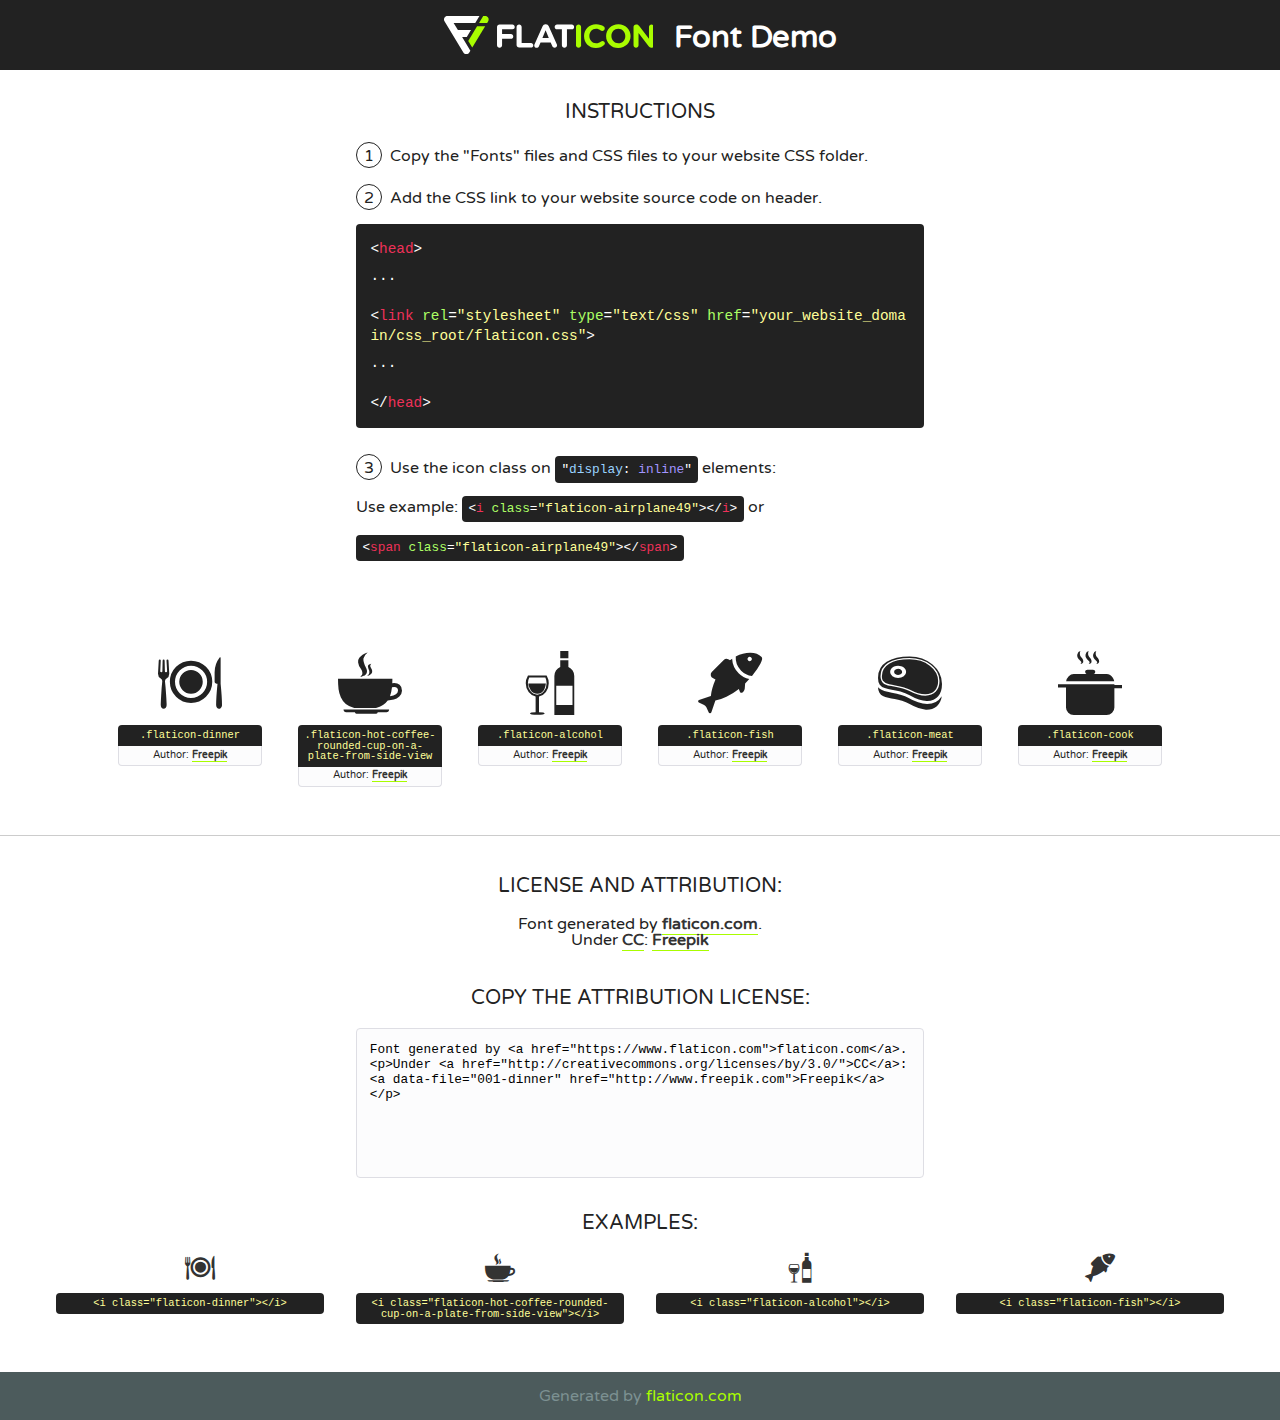
<file: client/publisher_site/fonts/flaticon/font/flaticon.html>
<!DOCTYPE html>
<!--
  Flaticon icon font: Flaticon
  Creation date: 02/05/2019 01:22
-->
<html>
<!DOCTYPE html>
<html>

<head>
    <title>Flaticon WebFont</title>
    <link href="http://fonts.googleapis.com/css?family=Varela+Round" rel="stylesheet" type="text/css" />
    <link rel="stylesheet" type="text/css" href="flaticon.css">
    <meta charset="UTF-8">
    <style>
    html, body, div, span, applet, object, iframe,
    h1, h2, h3, h4, h5, h6, p, blockquote, pre,
    a, abbr, acronym, address, big, cite, code,
    del, dfn, em, img, ins, kbd, q, s, samp,
    small, strike, strong, sub, sup, tt, var,
    b, u, i, center,
    dl, dt, dd, ol, ul, li,
    fieldset, form, label, legend,
    table, caption, tbody, tfoot, thead, tr, th, td,
    article, aside, canvas, details, embed, 
    figure, figcaption, footer, header, hgroup, 
    menu, nav, output, ruby, section, summary,
    time, mark, audio, video {
        margin: 0;
        padding: 0;
        border: 0;
        font-size: 100%;
        font: inherit;
        vertical-align: baseline;
    }
    /* HTML5 display-role reset for older browsers */
    article, aside, details, figcaption, figure, 
    footer, header, hgroup, menu, nav, section {
        display: block;
    }
    body {
        line-height: 1;
    }
    ol, ul {
        list-style: none;
    }
    blockquote, q {
        quotes: none;
    }
    blockquote:before, blockquote:after,
    q:before, q:after {
        content: '';
        content: none;
    }
    table {
        border-collapse: collapse;
        border-spacing: 0;
    }
    body {
        font-family: 'Varela Round', Helvetica, Arial, sans-serif;
        font-size: 16px;
        color: #222;
    }
    a {
        color: #333;
        border-bottom: 1px solid #a9fd00;
        font-weight: bold;
        text-decoration: none;
    }
    * {
        -moz-box-sizing: border-box;
        -webkit-box-sizing: border-box;
        box-sizing: border-box;
        margin: 0;
        padding: 0;
    }
    [class^="flaticon-"]:before, [class*=" flaticon-"]:before, [class^="flaticon-"]:after, [class*=" flaticon-"]:after {
        font-family: Flaticon;
        font-size: 30px;
        font-style: normal;
        margin-left: 20px;
        color: #333;
    }
    .wrapper {
        max-width: 600px;
        margin: auto;
        padding: 0 1em;
    }
    .title {
        font-size: 1.25em;
        text-align: center;
        margin-bottom: 1em;
        text-transform: uppercase;
    }
    header {
        text-align: center;
        background-color: #222;
        color: #fff;
        padding: 1em;
    }
    header .logo {
        width: 210px;
        height: 38px;
        display: inline-block;
        vertical-align: middle;
        margin-right: 1em;
        border: none;
    }
    header strong {
        font-size: 1.95em;
        font-weight: bold;
        vertical-align: middle;
        margin-top: 5px;
        display: inline-block;
    }
    .demo {
        margin: 2em auto;
        line-height: 1.25em;
    }
    .demo ul li {
        margin-bottom: 1em;
    }
    .demo ul li .num {
        color: #222;
        border-radius: 20px;
        display: inline-block;
        width: 26px;
        padding: 3px;
        height: 26px;
        text-align: center;
        margin-right: 0.5em;
        border: 1px solid #222;
    }
    .demo ul li code {
        background-color: #222;
        border-radius: 4px;
        padding: 0.25em 0.5em;
        display: inline-block;
        color: #fff;
        font-family: Consolas,Monaco,Lucida Console,Liberation Mono,DejaVu Sans Mono,Bitstream Vera Sans Mono,Courier New, monospace;
        font-weight: lighter;
        margin-top: 1em;
        font-size: 0.8em;
        word-break: break-all;
    }
    .demo ul li code.big {
        padding: 1em;
        font-size: 0.9em;
    }
    .demo ul li code .red {
        color: #EF3159;
    }
    .demo ul li code .green {
        color: #ACFF65;
    }
    .demo ul li code .yellow {
        color: #FFFF99;
    }
    .demo ul li code .blue {
        color: #99D3FF;
    }
    .demo ul li code .purple {
        color: #A295FF;
    }
    .demo ul li code .dots {
        margin-top: 0.5em;
        display: block;
    }
    #glyphs {
        border-bottom: 1px solid #ccc;
        padding: 2em 0;
        text-align: center;
    }
    .glyph {
        display: inline-block;
        width: 9em;
        margin: 1em;
        text-align: center;
        vertical-align: top;
        background: #FFF;
    }
    .glyph .glyph-icon {
        padding: 10px;
        display: block;
        font-family:"Flaticon";
        font-size: 64px;
        line-height: 1;
    }
    .glyph .glyph-icon:before {
        font-size: 64px;
        color: #222;
        margin-left: 0;
    }
    .class-name {
        font-size: 0.65em;
        background-color: #222;
        color: #fff;
        border-radius: 4px 4px 0 0;
        padding: 0.5em;
        color: #FFFF99;
        font-family: Consolas,Monaco,Lucida Console,Liberation Mono,DejaVu Sans Mono,Bitstream Vera Sans Mono,Courier New, monospace;
    }
    .author-name {
        font-size: 0.6em;
        background-color: #fcfcfd;
        border: 1px solid #DEDEE4;
        border-top: 0;
        border-radius: 0 0 4px 4px;
        padding: 0.5em;
    }
    .class-name:last-child {
        font-size: 10px;
        color:#888;
    }
    .class-name:last-child a {
        font-size: 10px;
        color:#555;
    }
    .class-name:last-child a:hover {
        color:#a9fd00;
    }
    .glyph > input {
        display: block;
        width: 100px;
        margin: 5px auto;
        text-align: center;
        font-size: 12px;
        cursor: text;
    }
    .glyph > input.icon-input {
        font-family:"Flaticon";
        font-size: 16px;
        margin-bottom: 10px;
    }
    .attribution .title {
        margin-top: 2em;
    }
    .attribution textarea {
        background-color: #fcfcfd;
        padding: 1em;
        border: none;
        box-shadow: none;
        border: 1px solid #DEDEE4;
        border-radius: 4px;
        resize: none;
        width: 100%;
        height: 150px;
        font-size: 0.8em;
        font-family: Consolas,Monaco,Lucida Console,Liberation Mono,DejaVu Sans Mono,Bitstream Vera Sans Mono,Courier New, monospace;
        -webkit-appearance: none;
    }
    .iconsuse {
        margin: 2em auto;
        text-align: center;
        max-width: 1200px;
    }
    .iconsuse:after {
        content: '';
        display: table;
        clear: both;
    }
    .iconsuse .image {
        float: left;
        width: 25%;
        padding: 0 1em;
    }
    .iconsuse .image p {
        margin-bottom: 1em;
    }
    .iconsuse .image span {
        display: block;
        font-size: 0.65em;
        background-color: #222;
        color: #fff;
        border-radius: 4px;
        padding: 0.5em;
        color: #FFFF99;
        margin-top: 1em;
        font-family: Consolas,Monaco,Lucida Console,Liberation Mono,DejaVu Sans Mono,Bitstream Vera Sans Mono,Courier New, monospace;
    }
    #footer {
        text-align: center;
        background-color: #4C5B5C;
        color: #7c9192;
        padding: 1em;
    }
    #footer a {
        border: none;
        color: #a9fd00;
        font-weight: normal;
    }
    @media (max-width: 960px) {
        .iconsuse .image {
            width: 50%;
        }
    }
    @media (max-width: 560px) {
        .iconsuse .image {
            width: 100%;
        }
    }
    </style>
</head>

<body class="characters-off">

    <header>
        <a href="https://www.flaticon.com" target="_blank" class="logo">
            <svg version="1.1" xmlns="http://www.w3.org/2000/svg" xmlns:xlink="http://www.w3.org/1999/xlink" xmlns:a="http://ns.adobe.com/AdobeSVGViewerExtensions/3.0/" viewBox="0 0 560.875 102.036" enable-background="new 0 0 560.875 102.036" xml:space="preserve">
                <defs>
                </defs>
                <g>
                    <g class="letters">
                        <path fill="#ffffff" d="M141.596,29.675c0-3.777,2.985-6.767,6.764-6.767h34.438c3.426,0,6.15,2.728,6.15,6.15
                        c0,3.43-2.724,6.149-6.15,6.149h-27.674v13.091h23.719c3.429,0,6.151,2.724,6.151,6.15c0,3.43-2.723,6.149-6.151,6.149h-23.719
                        v17.574c0,3.773-2.986,6.761-6.764,6.761c-3.779,0-6.764-2.989-6.764-6.761V29.675z"></path>
                        <path fill="#ffffff" d="M193.844,29.149c0-3.781,2.985-6.767,6.764-6.767c3.776,0,6.763,2.985,6.763,6.767v42.957h25.039
                        c3.426,0,6.149,2.726,6.149,6.153c0,3.425-2.723,6.15-6.149,6.15h-31.802c-3.779,0-6.764-2.986-6.764-6.768V29.149z"></path>
                        <path fill="#ffffff" d="M241.891,75.71l21.438-48.407c1.492-3.341,4.215-5.357,7.906-5.357h0.792
                        c3.686,0,6.323,2.017,7.815,5.357l21.439,48.407c0.436,0.967,0.701,1.845,0.701,2.723c0,3.602-2.809,6.501-6.414,6.501
                        c-3.161,0-5.269-1.845-6.499-4.655l-4.132-9.661h-27.059l-4.301,10.102c-1.144,2.631-3.426,4.214-6.237,4.214
                        c-3.517,0-6.24-2.81-6.24-6.325C241.1,77.64,241.451,76.677,241.891,75.71z M279.932,58.666l-8.521-20.297l-8.526,20.297H279.932
                        z"></path>
                        <path fill="#ffffff" d="M314.864,35.387H301.86c-3.429,0-6.239-2.813-6.239-6.238c0-3.429,2.811-6.24,6.239-6.24h39.533
                        c3.426,0,6.237,2.811,6.237,6.24c0,3.425-2.811,6.238-6.237,6.238h-13.001v42.785c0,3.773-2.99,6.761-6.764,6.761
                        c-3.779,0-6.764-2.989-6.764-6.761V35.387z"></path>
                        <path fill="#A9FD00" d="M352.615,29.149c0-3.781,2.985-6.767,6.767-6.767c3.774,0,6.761,2.985,6.761,6.767v49.024
                        c0,3.773-2.987,6.761-6.761,6.761c-3.781,0-6.767-2.989-6.767-6.761V29.149z"></path>
                        <path fill="#A9FD00" d="M374.132,53.836v-0.179c0-17.481,13.178-31.801,32.065-31.801c9.22,0,15.459,2.458,20.557,6.238
                        c1.402,1.054,2.637,2.985,2.637,5.357c0,3.692-2.985,6.59-6.681,6.59c-1.845,0-3.071-0.702-4.044-1.319
                        c-3.776-2.813-7.729-4.393-12.562-4.393c-10.364,0-17.831,8.611-17.831,19.154v0.173c0,10.542,7.291,19.329,17.831,19.329
                        c5.715,0,9.492-1.756,13.359-4.834c1.049-0.874,2.458-1.491,4.039-1.491c3.429,0,6.325,2.813,6.325,6.236
                        c0,2.106-1.056,3.78-2.282,4.834c-5.539,4.834-12.036,7.733-21.878,7.733C387.572,85.464,374.132,71.493,374.132,53.836z"></path>
                        <path fill="#A9FD00" d="M433.009,53.836v-0.179c0-17.481,13.79-31.801,32.766-31.801c18.981,0,32.592,14.143,32.592,31.628v0.173
                        c0,17.483-13.785,31.807-32.769,31.807C446.625,85.464,433.009,71.32,433.009,53.836z M484.224,53.836v-0.179
                        c0-10.539-7.725-19.326-18.626-19.326c-10.893,0-18.449,8.611-18.449,19.154v0.173c0,10.542,7.73,19.329,18.626,19.329
                        C476.676,72.986,484.224,64.378,484.224,53.836z"></path>
                        <path fill="#A9FD00" d="M506.233,29.321c0-3.774,2.99-6.763,6.767-6.763h1.401c3.252,0,5.183,1.583,7.029,3.953l26.093,34.265
                        V29.059c0-3.692,2.99-6.677,6.681-6.677c3.683,0,6.671,2.985,6.671,6.677v48.934c0,3.78-2.987,6.765-6.764,6.765h-0.436
                        c-3.257,0-5.188-1.581-7.034-3.953l-27.056-35.492v32.944c0,3.687-2.985,6.676-6.678,6.676c-3.683,0-6.673-2.989-6.673-6.676
                        V29.321z"></path>
                    </g>
                    <g class="insignia">
                        <path fill="#ffffff" d="M48.372,56.137h12.517l11.156-18.537H37.186L25.688,18.539h57.825L94.668,0H9.271
                        C5.925,0,2.842,1.801,1.198,4.716c-1.644,2.907-1.593,6.482,0.134,9.343l50.38,83.501c1.678,2.781,4.689,4.476,7.938,4.476
                        c3.246,0,6.257-1.695,7.935-4.476l2.898-4.804L48.372,56.137z"></path>
                        <g class="i">
                            <path fill="#A9FD00" d="M93.575,18.539h0.031v0.004l21.652,0.004l2.705-4.488c1.727-2.861,1.778-6.436,0.133-9.343
                            C116.454,1.801,113.371,0,110.026,0h-5.294L93.575,18.539z"></path>
                            <polygon fill="#A9FD00" points="88.291,27.356 64.725,66.486 75.519,84.404 109.942,27.356"></polygon>
                        </g>
                    </g>
                </g>
            </svg>
        </a>
        <strong>Font Demo</strong>
    </header>


    <section class="demo wrapper">

        <p class="title">Instructions</p>

        <ul>
            <li>
                <span class="num">1</span>Copy the "Fonts" files and CSS files to your website CSS folder.
            </li>
            <li>
                <span class="num">2</span>Add the CSS link to your website source code on header.
                <code class="big">
                    &lt;<span class="red">head</span>&gt;
                    <br/><span class="dots">...</span>
                    <br/>&lt;<span class="red">link</span> <span class="green">rel</span>=<span class="yellow">"stylesheet"</span> <span class="green">type</span>=<span class="yellow">"text/css"</span> <span class="green">href</span>=<span class="yellow">"your_website_domain/css_root/flaticon.css"</span>&gt;
                    <br/><span class="dots">...</span>
                    <br/>&lt;/<span class="red">head</span>&gt;
                </code>
            </li>

            <li>
                <p>
                    <span class="num">3</span>Use the icon class on <code>"<span class="blue">display</span>:<span class="purple"> inline</span>"</code> elements:
                    <br />
                    Use example: <code>&lt;<span class="red">i</span> <span class="green">class</span>=<span class="yellow">&quot;flaticon-airplane49&quot;</span>&gt;&lt;/<span class="red">i</span>&gt;</code> or <code>&lt;<span class="red">span</span> <span class="green">class</span>=<span class="yellow">&quot;flaticon-airplane49&quot;</span>&gt;&lt;/<span class="red">span</span>&gt;</code>
            </li>
        </ul>

    </section>




   <section id="glyphs">          
    
      
        <div class="glyph"><div class="glyph-icon flaticon-dinner"></div>
            <div class="class-name">.flaticon-dinner</div>
            <div class="author-name">Author: <a data-file="001-dinner" href="http://www.freepik.com">Freepik</a> </div> 
        </div>        
        
        <div class="glyph"><div class="glyph-icon flaticon-hot-coffee-rounded-cup-on-a-plate-from-side-view"></div>
            <div class="class-name">.flaticon-hot-coffee-rounded-cup-on-a-plate-from-side-view</div>
            <div class="author-name">Author: <a data-file="002-hot-coffee-rounded-cup-on-a-plate-from-side-view" href="http://www.freepik.com">Freepik</a> </div> 
        </div>        
        
        <div class="glyph"><div class="glyph-icon flaticon-alcohol"></div>
            <div class="class-name">.flaticon-alcohol</div>
            <div class="author-name">Author: <a data-file="003-alcohol" href="http://www.freepik.com">Freepik</a> </div> 
        </div>        
        
        <div class="glyph"><div class="glyph-icon flaticon-fish"></div>
            <div class="class-name">.flaticon-fish</div>
            <div class="author-name">Author: <a data-file="004-fish" href="http://www.freepik.com">Freepik</a> </div> 
        </div>        
        
        <div class="glyph"><div class="glyph-icon flaticon-meat"></div>
            <div class="class-name">.flaticon-meat</div>
            <div class="author-name">Author: <a data-file="005-meat" href="http://www.freepik.com">Freepik</a> </div> 
        </div>        
        
        <div class="glyph"><div class="glyph-icon flaticon-cook"></div>
            <div class="class-name">.flaticon-cook</div>
            <div class="author-name">Author: <a data-file="006-cook" href="http://www.freepik.com">Freepik</a> </div> 
        </div>        
        

    </section>



    <section class="attribution wrapper"   style="text-align:center;">

      <div class="title">License and attribution:</div><div class="attrDiv">Font generated by <a href="https://www.flaticon.com">flaticon.com</a>. <div><p>Under <a href="http://creativecommons.org/licenses/by/3.0/">CC</a>: <a data-file="001-dinner" href="http://www.freepik.com">Freepik</a></p>  </div>
      </div>
      <div class="title">Copy the Attribution License:</div>

    <textarea onclick="this.focus();this.select();">Font generated by &lt;a href=&quot;https://www.flaticon.com&quot;&gt;flaticon.com&lt;/a&gt;. <p>Under <a href="http://creativecommons.org/licenses/by/3.0/">CC</a>: <a data-file="001-dinner" href="http://www.freepik.com">Freepik</a></p>  
     </textarea>

    </section>

    <section class="iconsuse">

          <div class="title">Examples:</div>            
             
            <div class="image">
                <p>
                    <i class="glyph-icon flaticon-dinner"></i> 
                    <span>&lt;i class=&quot;flaticon-dinner&quot;&gt;&lt;/i&gt;</span>
                </p>
            </div>
            
            <div class="image">
                <p>
                    <i class="glyph-icon flaticon-hot-coffee-rounded-cup-on-a-plate-from-side-view"></i> 
                    <span>&lt;i class=&quot;flaticon-hot-coffee-rounded-cup-on-a-plate-from-side-view&quot;&gt;&lt;/i&gt;</span>
                </p>
            </div>
            
            <div class="image">
                <p>
                    <i class="glyph-icon flaticon-alcohol"></i> 
                    <span>&lt;i class=&quot;flaticon-alcohol&quot;&gt;&lt;/i&gt;</span>
                </p>
            </div>
            
            <div class="image">
                <p>
                    <i class="glyph-icon flaticon-fish"></i> 
                    <span>&lt;i class=&quot;flaticon-fish&quot;&gt;&lt;/i&gt;</span>
                </p>
            </div>
                       
        </div>
                            
    </section>

<div id="footer">
    <div>Generated by <a href="https://www.flaticon.com">flaticon.com</a>
    </div>
</div>



</body>
</html>
</file>
<file: client/goodad_homepage/assets/fonts/flaticon/font/flaticon.css>
/*
  	Flaticon icon font: Flaticon
  	Creation date: 18/12/2017 13:29
  	*/

@font-face {
  font-family: "Flaticon";
  src: url("Flaticon.eot");
  src: url("Flaticon.eot?#iefix") format("embedded-opentype"),
       url("Flaticon.woff") format("woff"),
       url("Flaticon.ttf") format("truetype"),
       url("Flaticon.svg#Flaticon") format("svg");
  font-weight: normal;
  font-style: normal;
}

@media screen and (-webkit-min-device-pixel-ratio:0) {
  @font-face {
    font-family: "Flaticon";
    src: url("Flaticon.svg#Flaticon") format("svg");
  }
}

[class^="flaticon-"]:before, [class*=" flaticon-"]:before,
[class^="flaticon-"]:after, [class*=" flaticon-"]:after {   
  font-family: Flaticon;
        font-size: 20px;
font-style: normal;
}

.flaticon-teatro-de-la-caridad:before { content: "\f100"; }
.flaticon-royal-museum-of-the-armed-forces:before { content: "\f101"; }
.flaticon-parthenon:before { content: "\f102"; }
.flaticon-marina-bay-sands:before { content: "\f103"; }
.flaticon-samarra-minaret:before { content: "\f104"; }
.flaticon-chiang-kai-shek-memorial:before { content: "\f105"; }
.flaticon-heuvelse-kerk-tilburg:before { content: "\f106"; }
.flaticon-cathedral-of-cordoba:before { content: "\f107"; }
.flaticon-london-bridge:before { content: "\f108"; }
.flaticon-taj-mahal:before { content: "\f109"; }
.flaticon-leaning-tower-of-pisa:before { content: "\f10a"; }
.flaticon-burj-al-arab:before { content: "\f10b"; }
.flaticon-gate-of-india:before { content: "\f10c"; }
.flaticon-osaka-castle:before { content: "\f10d"; }
.flaticon-statue-of-liberty:before { content: "\f10e"; }
</file>
<file: client/goodad_homepage/assets/css/select2.css>
.select2-container {
  box-sizing: border-box;
  display: inline-block;
  margin: 0;
  position: relative;
  vertical-align: middle; }
  .select2-container .select2-selection--single {
    box-sizing: border-box;
    cursor: pointer;
    display: block;
    height: 28px;
    user-select: none;
    -webkit-user-select: none; }
    .select2-container .select2-selection--single .select2-selection__rendered {
      display: block;
      padding-left: 8px;
      padding-right: 20px;
      overflow: hidden;
      text-overflow: ellipsis;
      white-space: nowrap; }
    .select2-container .select2-selection--single .select2-selection__clear {
      position: relative; }
  .select2-container[dir="rtl"] .select2-selection--single .select2-selection__rendered {
    padding-right: 8px;
    padding-left: 20px; }
  .select2-container .select2-selection--multiple {
    box-sizing: border-box;
    cursor: pointer;
    display: block;
    min-height: 32px;
    user-select: none;
    -webkit-user-select: none; }
    .select2-container .select2-selection--multiple .select2-selection__rendered {
      display: inline-block;
      overflow: hidden;
      padding-left: 8px;
      text-overflow: ellipsis;
      white-space: nowrap; }
  .select2-container .select2-search--inline {
    float: left; }
    .select2-container .select2-search--inline .select2-search__field {
      box-sizing: border-box;
      border: none;
      font-size: 100%;
      margin-top: 5px;
      padding: 0; }
      .select2-container .select2-search--inline .select2-search__field::-webkit-search-cancel-button {
        -webkit-appearance: none; }

.select2-dropdown {
  background-color: white;
  border: 1px solid #aaa;
  border-radius: 4px;
  box-sizing: border-box;
  display: block;
  position: absolute;
  left: -100000px;
  width: 100%;
  z-index: 1051; }

.select2-results {
  display: block; }

.select2-results__options {
  list-style: none;
  margin: 0;
  padding: 0; }

.select2-results__option {
  padding: 6px;
  user-select: none;
  -webkit-user-select: none; }
  .select2-results__option[aria-selected] {
    cursor: pointer; }

.select2-container--open .select2-dropdown {
  left: 0; }

.select2-container--open .select2-dropdown--above {
  border-bottom: none;
  border-bottom-left-radius: 0;
  border-bottom-right-radius: 0; }

.select2-container--open .select2-dropdown--below {
  border-top: none;
  border-top-left-radius: 0;
  border-top-right-radius: 0; }

.select2-search--dropdown {
  display: block;
  padding: 4px; }
  .select2-search--dropdown .select2-search__field {
    padding: 4px;
    width: 100%;
    box-sizing: border-box; }
    .select2-search--dropdown .select2-search__field::-webkit-search-cancel-button {
      -webkit-appearance: none; }
  .select2-search--dropdown.select2-search--hide {
    display: none; }

.select2-close-mask {
  border: 0;
  margin: 0;
  padding: 0;
  display: block;
  position: fixed;
  left: 0;
  top: 0;
  min-height: 100%;
  min-width: 100%;
  height: auto;
  width: auto;
  opacity: 0;
  z-index: 99;
  background-color: #fff;
  filter: alpha(opacity=0); }

.select2-hidden-accessible {
  border: 0 !important;
  clip: rect(0 0 0 0) !important;
  -webkit-clip-path: inset(50%) !important;
  clip-path: inset(50%) !important;
  height: 1px !important;
  overflow: hidden !important;
  padding: 0 !important;
  position: absolute !important;
  width: 1px !important;
  white-space: nowrap !important; }

.select2-container--default .select2-selection--single {
  background-color: #fff;
  border: 1px solid #aaa;
  border-radius: 4px; }
  .select2-container--default .select2-selection--single .select2-selection__rendered {
    color: #444;
    line-height: 28px; }
  .select2-container--default .select2-selection--single .select2-selection__clear {
    cursor: pointer;
    float: right;
    font-weight: bold; }
  .select2-container--default .select2-selection--single .select2-selection__placeholder {
    color: #999; }
  .select2-container--default .select2-selection--single .select2-selection__arrow {
    height: 26px;
    position: absolute;
    top: 1px;
    right: 1px;
    width: 20px; }
    .select2-container--default .select2-selection--single .select2-selection__arrow b {
      border-color: #888 transparent transparent transparent;
      border-style: solid;
      border-width: 5px 4px 0 4px;
      height: 0;
      left: 50%;
      margin-left: -4px;
      margin-top: -2px;
      position: absolute;
      top: 50%;
      width: 0; }

.select2-container--default[dir="rtl"] .select2-selection--single .select2-selection__clear {
  float: left; }

.select2-container--default[dir="rtl"] .select2-selection--single .select2-selection__arrow {
  left: 1px;
  right: auto; }

.select2-container--default.select2-container--disabled .select2-selection--single {
  background-color: #eee;
  cursor: default; }
  .select2-container--default.select2-container--disabled .select2-selection--single .select2-selection__clear {
    display: none; }

.select2-container--default.select2-container--open .select2-selection--single .select2-selection__arrow b {
  border-color: transparent transparent #888 transparent;
  border-width: 0 4px 5px 4px; }

.select2-container--default .select2-selection--multiple {
  background-color: white;
  border: 1px solid #aaa;
  border-radius: 4px;
  cursor: text; }
  .select2-container--default .select2-selection--multiple .select2-selection__rendered {
    box-sizing: border-box;
    list-style: none;
    margin: 0;
    padding: 0 5px;
    width: 100%; }
    .select2-container--default .select2-selection--multiple .select2-selection__rendered li {
      list-style: none; }
  .select2-container--default .select2-selection--multiple .select2-selection__placeholder {
    color: #999;
    margin-top: 5px;
    float: left; }
  .select2-container--default .select2-selection--multiple .select2-selection__clear {
    cursor: pointer;
    float: right;
    font-weight: bold;
    margin-top: 5px;
    margin-right: 10px; }
  .select2-container--default .select2-selection--multiple .select2-selection__choice {
    background-color: #e4e4e4;
    border: 1px solid #aaa;
    border-radius: 4px;
    cursor: default;
    float: left;
    margin-right: 5px;
    margin-top: 5px;
    padding: 0 5px; }
  .select2-container--default .select2-selection--multiple .select2-selection__choice__remove {
    color: #999;
    cursor: pointer;
    display: inline-block;
    font-weight: bold;
    margin-right: 2px; }
    .select2-container--default .select2-selection--multiple .select2-selection__choice__remove:hover {
      color: #333; }

.select2-container--default[dir="rtl"] .select2-selection--multiple .select2-selection__choice, .select2-container--default[dir="rtl"] .select2-selection--multiple .select2-selection__placeholder, .select2-container--default[dir="rtl"] .select2-selection--multiple .select2-search--inline {
  float: right; }

.select2-container--default[dir="rtl"] .select2-selection--multiple .select2-selection__choice {
  margin-left: 5px;
  margin-right: auto; }

.select2-container--default[dir="rtl"] .select2-selection--multiple .select2-selection__choice__remove {
  margin-left: 2px;
  margin-right: auto; }

.select2-container--default.select2-container--focus .select2-selection--multiple {
  border: solid black 1px;
  outline: 0; }

.select2-container--default.select2-container--disabled .select2-selection--multiple {
  background-color: #eee;
  cursor: default; }

.select2-container--default.select2-container--disabled .select2-selection__choice__remove {
  display: none; }

.select2-container--default.select2-container--open.select2-container--above .select2-selection--single, .select2-container--default.select2-container--open.select2-container--above .select2-selection--multiple {
  border-top-left-radius: 0;
  border-top-right-radius: 0; }

.select2-container--default.select2-container--open.select2-container--below .select2-selection--single, .select2-container--default.select2-container--open.select2-container--below .select2-selection--multiple {
  border-bottom-left-radius: 0;
  border-bottom-right-radius: 0; }

.select2-container--default .select2-search--dropdown .select2-search__field {
  border: 1px solid #aaa; }

.select2-container--default .select2-search--inline .select2-search__field {
  background: transparent;
  border: none;
  outline: 0;
  box-shadow: none;
  -webkit-appearance: textfield; }

.select2-container--default .select2-results > .select2-results__options {
  max-height: 200px;
  overflow-y: auto; }

.select2-container--default .select2-results__option[role=group] {
  padding: 0; }

.select2-container--default .select2-results__option[aria-disabled=true] {
  color: #999; }

.select2-container--default .select2-results__option[aria-selected=true] {
  background-color: #ddd; }

.select2-container--default .select2-results__option .select2-results__option {
  padding-left: 1em; }
  .select2-container--default .select2-results__option .select2-results__option .select2-results__group {
    padding-left: 0; }
  .select2-container--default .select2-results__option .select2-results__option .select2-results__option {
    margin-left: -1em;
    padding-left: 2em; }
    .select2-container--default .select2-results__option .select2-results__option .select2-results__option .select2-results__option {
      margin-left: -2em;
      padding-left: 3em; }
      .select2-container--default .select2-results__option .select2-results__option .select2-results__option .select2-results__option .select2-results__option {
        margin-left: -3em;
        padding-left: 4em; }
        .select2-container--default .select2-results__option .select2-results__option .select2-results__option .select2-results__option .select2-results__option .select2-results__option {
          margin-left: -4em;
          padding-left: 5em; }
          .select2-container--default .select2-results__option .select2-results__option .select2-results__option .select2-results__option .select2-results__option .select2-results__option .select2-results__option {
            margin-left: -5em;
            padding-left: 6em; }

.select2-container--default .select2-results__option--highlighted[aria-selected] {
  background-color: #5897fb;
  color: white; }

.select2-container--default .select2-results__group {
  cursor: default;
  display: block;
  padding: 6px; }

.select2-container--classic .select2-selection--single {
  background-color: #f7f7f7;
  border: 1px solid #aaa;
  border-radius: 4px;
  outline: 0;
  background-image: -webkit-linear-gradient(top, white 50%, #eeeeee 100%);
  background-image: -o-linear-gradient(top, white 50%, #eeeeee 100%);
  background-image: linear-gradient(to bottom, white 50%, #eeeeee 100%);
  background-repeat: repeat-x;
  filter: progid:DXImageTransform.Microsoft.gradient(startColorstr='#FFFFFFFF', endColorstr='#FFEEEEEE', GradientType=0); }
  .select2-container--classic .select2-selection--single:focus {
    border: 1px solid #5897fb; }
  .select2-container--classic .select2-selection--single .select2-selection__rendered {
    color: #444;
    line-height: 28px; }
  .select2-container--classic .select2-selection--single .select2-selection__clear {
    cursor: pointer;
    float: right;
    font-weight: bold;
    margin-right: 10px; }
  .select2-container--classic .select2-selection--single .select2-selection__placeholder {
    color: #999; }
  .select2-container--classic .select2-selection--single .select2-selection__arrow {
    background-color: #ddd;
    border: none;
    border-left: 1px solid #aaa;
    border-top-right-radius: 4px;
    border-bottom-right-radius: 4px;
    height: 26px;
    position: absolute;
    top: 1px;
    right: 1px;
    width: 20px;
    background-image: -webkit-linear-gradient(top, #eeeeee 50%, #cccccc 100%);
    background-image: -o-linear-gradient(top, #eeeeee 50%, #cccccc 100%);
    background-image: linear-gradient(to bottom, #eeeeee 50%, #cccccc 100%);
    background-repeat: repeat-x;
    filter: progid:DXImageTransform.Microsoft.gradient(startColorstr='#FFEEEEEE', endColorstr='#FFCCCCCC', GradientType=0); }
    .select2-container--classic .select2-selection--single .select2-selection__arrow b {
      border-color: #888 transparent transparent transparent;
      border-style: solid;
      border-width: 5px 4px 0 4px;
      height: 0;
      left: 50%;
      margin-left: -4px;
      margin-top: -2px;
      position: absolute;
      top: 50%;
      width: 0; }

.select2-container--classic[dir="rtl"] .select2-selection--single .select2-selection__clear {
  float: left; }

.select2-container--classic[dir="rtl"] .select2-selection--single .select2-selection__arrow {
  border: none;
  border-right: 1px solid #aaa;
  border-radius: 0;
  border-top-left-radius: 4px;
  border-bottom-left-radius: 4px;
  left: 1px;
  right: auto; }

.select2-container--classic.select2-container--open .select2-selection--single {
  border: 1px solid #5897fb; }
  .select2-container--classic.select2-container--open .select2-selection--single .select2-selection__arrow {
    background: transparent;
    border: none; }
    .select2-container--classic.select2-container--open .select2-selection--single .select2-selection__arrow b {
      border-color: transparent transparent #888 transparent;
      border-width: 0 4px 5px 4px; }

.select2-container--classic.select2-container--open.select2-container--above .select2-selection--single {
  border-top: none;
  border-top-left-radius: 0;
  border-top-right-radius: 0;
  background-image: -webkit-linear-gradient(top, white 0%, #eeeeee 50%);
  background-image: -o-linear-gradient(top, white 0%, #eeeeee 50%);
  background-image: linear-gradient(to bottom, white 0%, #eeeeee 50%);
  background-repeat: repeat-x;
  filter: progid:DXImageTransform.Microsoft.gradient(startColorstr='#FFFFFFFF', endColorstr='#FFEEEEEE', GradientType=0); }

.select2-container--classic.select2-container--open.select2-container--below .select2-selection--single {
  border-bottom: none;
  border-bottom-left-radius: 0;
  border-bottom-right-radius: 0;
  background-image: -webkit-linear-gradient(top, #eeeeee 50%, white 100%);
  background-image: -o-linear-gradient(top, #eeeeee 50%, white 100%);
  background-image: linear-gradient(to bottom, #eeeeee 50%, white 100%);
  background-repeat: repeat-x;
  filter: progid:DXImageTransform.Microsoft.gradient(startColorstr='#FFEEEEEE', endColorstr='#FFFFFFFF', GradientType=0); }

.select2-container--classic .select2-selection--multiple {
  background-color: white;
  border: 1px solid #aaa;
  border-radius: 4px;
  cursor: text;
  outline: 0; }
  .select2-container--classic .select2-selection--multiple:focus {
    border: 1px solid #5897fb; }
  .select2-container--classic .select2-selection--multiple .select2-selection__rendered {
    list-style: none;
    margin: 0;
    padding: 0 5px; }
  .select2-container--classic .select2-selection--multiple .select2-selection__clear {
    display: none; }
  .select2-container--classic .select2-selection--multiple .select2-selection__choice {
    background-color: #e4e4e4;
    border: 1px solid #aaa;
    border-radius: 4px;
    cursor: default;
    float: left;
    margin-right: 5px;
    margin-top: 5px;
    padding: 0 5px; }
  .select2-container--classic .select2-selection--multiple .select2-selection__choice__remove {
    color: #888;
    cursor: pointer;
    display: inline-block;
    font-weight: bold;
    margin-right: 2px; }
    .select2-container--classic .select2-selection--multiple .select2-selection__choice__remove:hover {
      color: #555; }

.select2-container--classic[dir="rtl"] .select2-selection--multiple .select2-selection__choice {
  float: right; }

.select2-container--classic[dir="rtl"] .select2-selection--multiple .select2-selection__choice {
  margin-left: 5px;
  margin-right: auto; }

.select2-container--classic[dir="rtl"] .select2-selection--multiple .select2-selection__choice__remove {
  margin-left: 2px;
  margin-right: auto; }

.select2-container--classic.select2-container--open .select2-selection--multiple {
  border: 1px solid #5897fb; }

.select2-container--classic.select2-container--open.select2-container--above .select2-selection--multiple {
  border-top: none;
  border-top-left-radius: 0;
  border-top-right-radius: 0; }

.select2-container--classic.select2-container--open.select2-container--below .select2-selection--multiple {
  border-bottom: none;
  border-bottom-left-radius: 0;
  border-bottom-right-radius: 0; }

.select2-container--classic .select2-search--dropdown .select2-search__field {
  border: 1px solid #aaa;
  outline: 0; }

.select2-container--classic .select2-search--inline .select2-search__field {
  outline: 0;
  box-shadow: none; }

.select2-container--classic .select2-dropdown {
  background-color: white;
  border: 1px solid transparent; }

.select2-container--classic .select2-dropdown--above {
  border-bottom: none; }

.select2-container--classic .select2-dropdown--below {
  border-top: none; }

.select2-container--classic .select2-results > .select2-results__options {
  max-height: 200px;
  overflow-y: auto; }

.select2-container--classic .select2-results__option[role=group] {
  padding: 0; }

.select2-container--classic .select2-results__option[aria-disabled=true] {
  color: grey; }

.select2-container--classic .select2-results__option--highlighted[aria-selected] {
  background-color: #3875d7;
  color: white; }

.select2-container--classic .select2-results__group {
  cursor: default;
  display: block;
  padding: 6px; }

.select2-container--classic.select2-container--open .select2-dropdown {
  border-color: #5897fb; }
</file>
<file: client/publisher_dashboard/assets/vendor/linearicons/style.css>
@font-face {
	font-family: 'Linearicons-Free';
	src:url('fonts/Linearicons-Free.eot?w118d');
	src:url('fonts/Linearicons-Free.eot?#iefixw118d') format('embedded-opentype'),
		url('fonts/Linearicons-Free.woff2?w118d') format('woff2'),
		url('fonts/Linearicons-Free.woff?w118d') format('woff'),
		url('fonts/Linearicons-Free.ttf?w118d') format('truetype'),
		url('fonts/Linearicons-Free.svg?w118d#Linearicons-Free') format('svg');
	font-weight: normal;
	font-style: normal;
}

.lnr {
	font-family: 'Linearicons-Free';
	speak: none;
	font-style: normal;
	font-weight: normal;
	font-variant: normal;
	text-transform: none;
	line-height: 1;

	/* Better Font Rendering =========== */
	-webkit-font-smoothing: antialiased;
	-moz-osx-font-smoothing: grayscale;
}

.lnr-home:before {
	content: "\e800";
}
.lnr-apartment:before {
	content: "\e801";
}
.lnr-pencil:before {
	content: "\e802";
}
.lnr-magic-wand:before {
	content: "\e803";
}
.lnr-drop:before {
	content: "\e804";
}
.lnr-lighter:before {
	content: "\e805";
}
.lnr-poop:before {
	content: "\e806";
}
.lnr-sun:before {
	content: "\e807";
}
.lnr-moon:before {
	content: "\e808";
}
.lnr-cloud:before {
	content: "\e809";
}
.lnr-cloud-upload:before {
	content: "\e80a";
}
.lnr-cloud-download:before {
	content: "\e80b";
}
.lnr-cloud-sync:before {
	content: "\e80c";
}
.lnr-cloud-check:before {
	content: "\e80d";
}
.lnr-database:before {
	content: "\e80e";
}
.lnr-lock:before {
	content: "\e80f";
}
.lnr-cog:before {
	content: "\e810";
}
.lnr-trash:before {
	content: "\e811";
}
.lnr-dice:before {
	content: "\e812";
}
.lnr-heart:before {
	content: "\e813";
}
.lnr-star:before {
	content: "\e814";
}
.lnr-star-half:before {
	content: "\e815";
}
.lnr-star-empty:before {
	content: "\e816";
}
.lnr-flag:before {
	content: "\e817";
}
.lnr-envelope:before {
	content: "\e818";
}
.lnr-paperclip:before {
	content: "\e819";
}
.lnr-inbox:before {
	content: "\e81a";
}
.lnr-eye:before {
	content: "\e81b";
}
.lnr-printer:before {
	content: "\e81c";
}
.lnr-file-empty:before {
	content: "\e81d";
}
.lnr-file-add:before {
	content: "\e81e";
}
.lnr-enter:before {
	content: "\e81f";
}
.lnr-exit:before {
	content: "\e820";
}
.lnr-graduation-hat:before {
	content: "\e821";
}
.lnr-license:before {
	content: "\e822";
}
.lnr-music-note:before {
	content: "\e823";
}
.lnr-film-play:before {
	content: "\e824";
}
.lnr-camera-video:before {
	content: "\e825";
}
.lnr-camera:before {
	content: "\e826";
}
.lnr-picture:before {
	content: "\e827";
}
.lnr-book:before {
	content: "\e828";
}
.lnr-bookmark:before {
	content: "\e829";
}
.lnr-user:before {
	content: "\e82a";
}
.lnr-users:before {
	content: "\e82b";
}
.lnr-shirt:before {
	content: "\e82c";
}
.lnr-store:before {
	content: "\e82d";
}
.lnr-cart:before {
	content: "\e82e";
}
.lnr-tag:before {
	content: "\e82f";
}
.lnr-phone-handset:before {
	content: "\e830";
}
.lnr-phone:before {
	content: "\e831";
}
.lnr-pushpin:before {
	content: "\e832";
}
.lnr-map-marker:before {
	content: "\e833";
}
.lnr-map:before {
	content: "\e834";
}
.lnr-location:before {
	content: "\e835";
}
.lnr-calendar-full:before {
	content: "\e836";
}
.lnr-keyboard:before {
	content: "\e837";
}
.lnr-spell-check:before {
	content: "\e838";
}
.lnr-screen:before {
	content: "\e839";
}
.lnr-smartphone:before {
	content: "\e83a";
}
.lnr-tablet:before {
	content: "\e83b";
}
.lnr-laptop:before {
	content: "\e83c";
}
.lnr-laptop-phone:before {
	content: "\e83d";
}
.lnr-power-switch:before {
	content: "\e83e";
}
.lnr-bubble:before {
	content: "\e83f";
}
.lnr-heart-pulse:before {
	content: "\e840";
}
.lnr-construction:before {
	content: "\e841";
}
.lnr-pie-chart:before {
	content: "\e842";
}
.lnr-chart-bars:before {
	content: "\e843";
}
.lnr-gift:before {
	content: "\e844";
}
.lnr-diamond:before {
	content: "\e845";
}
.lnr-linearicons:before {
	content: "\e846";
}
.lnr-dinner:before {
	content: "\e847";
}
.lnr-coffee-cup:before {
	content: "\e848";
}
.lnr-leaf:before {
	content: "\e849";
}
.lnr-paw:before {
	content: "\e84a";
}
.lnr-rocket:before {
	content: "\e84b";
}
.lnr-briefcase:before {
	content: "\e84c";
}
.lnr-bus:before {
	content: "\e84d";
}
.lnr-car:before {
	content: "\e84e";
}
.lnr-train:before {
	content: "\e84f";
}
.lnr-bicycle:before {
	content: "\e850";
}
.lnr-wheelchair:before {
	content: "\e851";
}
.lnr-select:before {
	content: "\e852";
}
.lnr-earth:before {
	content: "\e853";
}
.lnr-smile:before {
	content: "\e854";
}
.lnr-sad:before {
	content: "\e855";
}
.lnr-neutral:before {
	content: "\e856";
}
.lnr-mustache:before {
	content: "\e857";
}
.lnr-alarm:before {
	content: "\e858";
}
.lnr-bullhorn:before {
	content: "\e859";
}
.lnr-volume-high:before {
	content: "\e85a";
}
.lnr-volume-medium:before {
	content: "\e85b";
}
.lnr-volume-low:before {
	content: "\e85c";
}
.lnr-volume:before {
	content: "\e85d";
}
.lnr-mic:before {
	content: "\e85e";
}
.lnr-hourglass:before {
	content: "\e85f";
}
.lnr-undo:before {
	content: "\e860";
}
.lnr-redo:before {
	content: "\e861";
}
.lnr-sync:before {
	content: "\e862";
}
.lnr-history:before {
	content: "\e863";
}
.lnr-clock:before {
	content: "\e864";
}
.lnr-download:before {
	content: "\e865";
}
.lnr-upload:before {
	content: "\e866";
}
.lnr-enter-down:before {
	content: "\e867";
}
.lnr-exit-up:before {
	content: "\e868";
}
.lnr-bug:before {
	content: "\e869";
}
.lnr-code:before {
	content: "\e86a";
}
.lnr-link:before {
	content: "\e86b";
}
.lnr-unlink:before {
	content: "\e86c";
}
.lnr-thumbs-up:before {
	content: "\e86d";
}
.lnr-thumbs-down:before {
	content: "\e86e";
}
.lnr-magnifier:before {
	content: "\e86f";
}
.lnr-cross:before {
	content: "\e870";
}
.lnr-menu:before {
	content: "\e871";
}
.lnr-list:before {
	content: "\e872";
}
.lnr-chevron-up:before {
	content: "\e873";
}
.lnr-chevron-down:before {
	content: "\e874";
}
.lnr-chevron-left:before {
	content: "\e875";
}
.lnr-chevron-right:before {
	content: "\e876";
}
.lnr-arrow-up:before {
	content: "\e877";
}
.lnr-arrow-down:before {
	content: "\e878";
}
.lnr-arrow-left:before {
	content: "\e879";
}
.lnr-arrow-right:before {
	content: "\e87a";
}
.lnr-move:before {
	content: "\e87b";
}
.lnr-warning:before {
	content: "\e87c";
}
.lnr-question-circle:before {
	content: "\e87d";
}
.lnr-menu-circle:before {
	content: "\e87e";
}
.lnr-checkmark-circle:before {
	content: "\e87f";
}
.lnr-cross-circle:before {
	content: "\e880";
}
.lnr-plus-circle:before {
	content: "\e881";
}
.lnr-circle-minus:before {
	content: "\e882";
}
.lnr-arrow-up-circle:before {
	content: "\e883";
}
.lnr-arrow-down-circle:before {
	content: "\e884";
}
.lnr-arrow-left-circle:before {
	content: "\e885";
}
.lnr-arrow-right-circle:before {
	content: "\e886";
}
.lnr-chevron-up-circle:before {
	content: "\e887";
}
.lnr-chevron-down-circle:before {
	content: "\e888";
}
.lnr-chevron-left-circle:before {
	content: "\e889";
}
.lnr-chevron-right-circle:before {
	content: "\e88a";
}
.lnr-crop:before {
	content: "\e88b";
}
.lnr-frame-expand:before {
	content: "\e88c";
}
.lnr-frame-contract:before {
	content: "\e88d";
}
.lnr-layers:before {
	content: "\e88e";
}
.lnr-funnel:before {
	content: "\e88f";
}
.lnr-text-format:before {
	content: "\e890";
}
.lnr-text-format-remove:before {
	content: "\e891";
}
.lnr-text-size:before {
	content: "\e892";
}
.lnr-bold:before {
	content: "\e893";
}
.lnr-italic:before {
	content: "\e894";
}
.lnr-underline:before {
	content: "\e895";
}
.lnr-strikethrough:before {
	content: "\e896";
}
.lnr-highlight:before {
	content: "\e897";
}
.lnr-text-align-left:before {
	content: "\e898";
}
.lnr-text-align-center:before {
	content: "\e899";
}
.lnr-text-align-right:before {
	content: "\e89a";
}
.lnr-text-align-justify:before {
	content: "\e89b";
}
.lnr-line-spacing:before {
	content: "\e89c";
}
.lnr-indent-increase:before {
	content: "\e89d";
}
.lnr-indent-decrease:before {
	content: "\e89e";
}
.lnr-pilcrow:before {
	content: "\e89f";
}
.lnr-direction-ltr:before {
	content: "\e8a0";
}
.lnr-direction-rtl:before {
	content: "\e8a1";
}
.lnr-page-break:before {
	content: "\e8a2";
}
.lnr-sort-alpha-asc:before {
	content: "\e8a3";
}
.lnr-sort-amount-asc:before {
	content: "\e8a4";
}
.lnr-hand:before {
	content: "\e8a5";
}
.lnr-pointer-up:before {
	content: "\e8a6";
}
.lnr-pointer-right:before {
	content: "\e8a7";
}
.lnr-pointer-down:before {
	content: "\e8a8";
}
.lnr-pointer-left:before {
	content: "\e8a9";
}
</file>
<file: client/publisher_dashboard/assets/vendor/chartist/css/chartist-custom.css>
.ct-label {
  fill: #676a6d;
  color: #676a6d;
  font-size: 1.2rem;
  line-height: 1; }

.ct-chart-line .ct-label,
.ct-chart-bar .ct-label {
  display: block;
  display: -webkit-box;
  display: -moz-box;
  display: -ms-flexbox;
  display: -webkit-flex;
  display: flex; }

.ct-chart-pie .ct-label,
.ct-chart-donut .ct-label {
  dominant-baseline: central; }

.ct-label.ct-horizontal.ct-start {
  -webkit-box-align: flex-end;
  -webkit-align-items: flex-end;
  -ms-flex-align: flex-end;
  align-items: flex-end;
  -webkit-box-pack: flex-start;
  -webkit-justify-content: flex-start;
  -ms-flex-pack: flex-start;
  justify-content: flex-start;
  text-align: left;
  text-anchor: start; }

.ct-label.ct-horizontal.ct-end {
  -webkit-box-align: flex-start;
  -webkit-align-items: flex-start;
  -ms-flex-align: flex-start;
  align-items: flex-start;
  -webkit-box-pack: flex-start;
  -webkit-justify-content: flex-start;
  -ms-flex-pack: flex-start;
  justify-content: flex-start;
  text-align: left;
  text-anchor: start; }

.ct-label.ct-vertical.ct-start {
  -webkit-box-align: flex-end;
  -webkit-align-items: flex-end;
  -ms-flex-align: flex-end;
  align-items: flex-end;
  -webkit-box-pack: flex-end;
  -webkit-justify-content: flex-end;
  -ms-flex-pack: flex-end;
  justify-content: flex-end;
  text-align: right;
  text-anchor: end; }

.ct-label.ct-vertical.ct-end {
  -webkit-box-align: flex-end;
  -webkit-align-items: flex-end;
  -ms-flex-align: flex-end;
  align-items: flex-end;
  -webkit-box-pack: flex-start;
  -webkit-justify-content: flex-start;
  -ms-flex-pack: flex-start;
  justify-content: flex-start;
  text-align: left;
  text-anchor: start; }

.ct-chart-bar .ct-label.ct-horizontal.ct-start {
  -webkit-box-align: flex-end;
  -webkit-align-items: flex-end;
  -ms-flex-align: flex-end;
  align-items: flex-end;
  -webkit-box-pack: center;
  -webkit-justify-content: center;
  -ms-flex-pack: center;
  justify-content: center;
  text-align: center;
  text-anchor: start; }

.ct-chart-bar .ct-label.ct-horizontal.ct-end {
  -webkit-box-align: flex-start;
  -webkit-align-items: flex-start;
  -ms-flex-align: flex-start;
  align-items: flex-start;
  -webkit-box-pack: center;
  -webkit-justify-content: center;
  -ms-flex-pack: center;
  justify-content: center;
  text-align: center;
  text-anchor: start; }

.ct-chart-bar.ct-horizontal-bars .ct-label.ct-horizontal.ct-start {
  -webkit-box-align: flex-end;
  -webkit-align-items: flex-end;
  -ms-flex-align: flex-end;
  align-items: flex-end;
  -webkit-box-pack: flex-start;
  -webkit-justify-content: flex-start;
  -ms-flex-pack: flex-start;
  justify-content: flex-start;
  text-align: left;
  text-anchor: start; }

.ct-chart-bar.ct-horizontal-bars .ct-label.ct-horizontal.ct-end {
  -webkit-box-align: flex-start;
  -webkit-align-items: flex-start;
  -ms-flex-align: flex-start;
  align-items: flex-start;
  -webkit-box-pack: flex-start;
  -webkit-justify-content: flex-start;
  -ms-flex-pack: flex-start;
  justify-content: flex-start;
  text-align: left;
  text-anchor: start; }

.ct-chart-bar.ct-horizontal-bars .ct-label.ct-vertical.ct-start {
  -webkit-box-align: center;
  -webkit-align-items: center;
  -ms-flex-align: center;
  align-items: center;
  -webkit-box-pack: flex-end;
  -webkit-justify-content: flex-end;
  -ms-flex-pack: flex-end;
  justify-content: flex-end;
  text-align: right;
  text-anchor: end; }

.ct-chart-bar.ct-horizontal-bars .ct-label.ct-vertical.ct-end {
  -webkit-box-align: center;
  -webkit-align-items: center;
  -ms-flex-align: center;
  align-items: center;
  -webkit-box-pack: flex-start;
  -webkit-justify-content: flex-start;
  -ms-flex-pack: flex-start;
  justify-content: flex-start;
  text-align: left;
  text-anchor: end; }

.ct-grid {
  stroke: rgba(0, 0, 0, 0.2);
  stroke-width: 1px;
  stroke-dasharray: 2px; }

.ct-grid-background {
  fill: none; }

.ct-point {
  stroke-width: 8px;
  stroke-linecap: round; }

.ct-line {
  fill: none;
  stroke-width: 3px; }

.ct-area {
  stroke: none;
  fill-opacity: 0.3; }

.ct-bar {
  fill: none;
  stroke-width: 10px; }

.ct-slice-donut {
  fill: none;
  stroke-width: 60px; }

.ct-series-a .ct-point, .ct-series-a .ct-line, .ct-series-a .ct-bar, .ct-series-a .ct-slice-donut {
  stroke: #028fd0; }

.ct-series-a .ct-slice-pie, .ct-series-a .ct-area {
  fill: #028fd0; }

.ct-series-b .ct-point, .ct-series-b .ct-line, .ct-series-b .ct-bar, .ct-series-b .ct-slice-donut {
  stroke: #83c6ea; }

.ct-series-b .ct-slice-pie, .ct-series-b .ct-area {
  fill: #83c6ea; }

.ct-series-c .ct-point, .ct-series-c .ct-line, .ct-series-c .ct-bar, .ct-series-c .ct-slice-donut {
  stroke: #f4c63d; }

.ct-series-c .ct-slice-pie, .ct-series-c .ct-area {
  fill: #f4c63d; }

.ct-series-d .ct-point, .ct-series-d .ct-line, .ct-series-d .ct-bar, .ct-series-d .ct-slice-donut {
  stroke: #d17905; }

.ct-series-d .ct-slice-pie, .ct-series-d .ct-area {
  fill: #d17905; }

.ct-series-e .ct-point, .ct-series-e .ct-line, .ct-series-e .ct-bar, .ct-series-e .ct-slice-donut {
  stroke: #453d3f; }

.ct-series-e .ct-slice-pie, .ct-series-e .ct-area {
  fill: #453d3f; }

.ct-series-f .ct-point, .ct-series-f .ct-line, .ct-series-f .ct-bar, .ct-series-f .ct-slice-donut {
  stroke: #59922b; }

.ct-series-f .ct-slice-pie, .ct-series-f .ct-area {
  fill: #59922b; }

.ct-series-g .ct-point, .ct-series-g .ct-line, .ct-series-g .ct-bar, .ct-series-g .ct-slice-donut {
  stroke: #0544d3; }

.ct-series-g .ct-slice-pie, .ct-series-g .ct-area {
  fill: #0544d3; }

.ct-series-h .ct-point, .ct-series-h .ct-line, .ct-series-h .ct-bar, .ct-series-h .ct-slice-donut {
  stroke: #6b0392; }

.ct-series-h .ct-slice-pie, .ct-series-h .ct-area {
  fill: #6b0392; }

.ct-series-i .ct-point, .ct-series-i .ct-line, .ct-series-i .ct-bar, .ct-series-i .ct-slice-donut {
  stroke: #f05b4f; }

.ct-series-i .ct-slice-pie, .ct-series-i .ct-area {
  fill: #f05b4f; }

.ct-series-j .ct-point, .ct-series-j .ct-line, .ct-series-j .ct-bar, .ct-series-j .ct-slice-donut {
  stroke: #dda458; }

.ct-series-j .ct-slice-pie, .ct-series-j .ct-area {
  fill: #dda458; }

.ct-series-k .ct-point, .ct-series-k .ct-line, .ct-series-k .ct-bar, .ct-series-k .ct-slice-donut {
  stroke: #eacf7d; }

.ct-series-k .ct-slice-pie, .ct-series-k .ct-area {
  fill: #eacf7d; }

.ct-series-l .ct-point, .ct-series-l .ct-line, .ct-series-l .ct-bar, .ct-series-l .ct-slice-donut {
  stroke: #86797d; }

.ct-series-l .ct-slice-pie, .ct-series-l .ct-area {
  fill: #86797d; }

.ct-series-m .ct-point, .ct-series-m .ct-line, .ct-series-m .ct-bar, .ct-series-m .ct-slice-donut {
  stroke: #b2c326; }

.ct-series-m .ct-slice-pie, .ct-series-m .ct-area {
  fill: #b2c326; }

.ct-series-n .ct-point, .ct-series-n .ct-line, .ct-series-n .ct-bar, .ct-series-n .ct-slice-donut {
  stroke: #6188e2; }

.ct-series-n .ct-slice-pie, .ct-series-n .ct-area {
  fill: #6188e2; }

.ct-series-o .ct-point, .ct-series-o .ct-line, .ct-series-o .ct-bar, .ct-series-o .ct-slice-donut {
  stroke: #a748ca; }

.ct-series-o .ct-slice-pie, .ct-series-o .ct-area {
  fill: #a748ca; }

.ct-square {
  display: block;
  position: relative;
  width: 100%; }
  .ct-square:before {
    display: block;
    float: left;
    content: "";
    width: 0;
    height: 0;
    padding-bottom: 100%; }
  .ct-square:after {
    content: "";
    display: table;
    clear: both; }
  .ct-square > svg {
    display: block;
    position: absolute;
    top: 0;
    left: 0; }

.ct-minor-second {
  display: block;
  position: relative;
  width: 100%; }
  .ct-minor-second:before {
    display: block;
    float: left;
    content: "";
    width: 0;
    height: 0;
    padding-bottom: 93.75%; }
  .ct-minor-second:after {
    content: "";
    display: table;
    clear: both; }
  .ct-minor-second > svg {
    display: block;
    position: absolute;
    top: 0;
    left: 0; }

.ct-major-second {
  display: block;
  position: relative;
  width: 100%; }
  .ct-major-second:before {
    display: block;
    float: left;
    content: "";
    width: 0;
    height: 0;
    padding-bottom: 88.8888888889%; }
  .ct-major-second:after {
    content: "";
    display: table;
    clear: both; }
  .ct-major-second > svg {
    display: block;
    position: absolute;
    top: 0;
    left: 0; }

.ct-minor-third {
  display: block;
  position: relative;
  width: 100%; }
  .ct-minor-third:before {
    display: block;
    float: left;
    content: "";
    width: 0;
    height: 0;
    padding-bottom: 83.3333333333%; }
  .ct-minor-third:after {
    content: "";
    display: table;
    clear: both; }
  .ct-minor-third > svg {
    display: block;
    position: absolute;
    top: 0;
    left: 0; }

.ct-major-third {
  display: block;
  position: relative;
  width: 100%; }
  .ct-major-third:before {
    display: block;
    float: left;
    content: "";
    width: 0;
    height: 0;
    padding-bottom: 80%; }
  .ct-major-third:after {
    content: "";
    display: table;
    clear: both; }
  .ct-major-third > svg {
    display: block;
    position: absolute;
    top: 0;
    left: 0; }

.ct-perfect-fourth {
  display: block;
  position: relative;
  width: 100%; }
  .ct-perfect-fourth:before {
    display: block;
    float: left;
    content: "";
    width: 0;
    height: 0;
    padding-bottom: 75%; }
  .ct-perfect-fourth:after {
    content: "";
    display: table;
    clear: both; }
  .ct-perfect-fourth > svg {
    display: block;
    position: absolute;
    top: 0;
    left: 0; }

.ct-perfect-fifth {
  display: block;
  position: relative;
  width: 100%; }
  .ct-perfect-fifth:before {
    display: block;
    float: left;
    content: "";
    width: 0;
    height: 0;
    padding-bottom: 66.6666666667%; }
  .ct-perfect-fifth:after {
    content: "";
    display: table;
    clear: both; }
  .ct-perfect-fifth > svg {
    display: block;
    position: absolute;
    top: 0;
    left: 0; }

.ct-minor-sixth {
  display: block;
  position: relative;
  width: 100%; }
  .ct-minor-sixth:before {
    display: block;
    float: left;
    content: "";
    width: 0;
    height: 0;
    padding-bottom: 62.5%; }
  .ct-minor-sixth:after {
    content: "";
    display: table;
    clear: both; }
  .ct-minor-sixth > svg {
    display: block;
    position: absolute;
    top: 0;
    left: 0; }

.ct-golden-section {
  display: block;
  position: relative;
  width: 100%; }
  .ct-golden-section:before {
    display: block;
    float: left;
    content: "";
    width: 0;
    height: 0;
    padding-bottom: 61.804697157%; }
  .ct-golden-section:after {
    content: "";
    display: table;
    clear: both; }
  .ct-golden-section > svg {
    display: block;
    position: absolute;
    top: 0;
    left: 0; }

.ct-major-sixth {
  display: block;
  position: relative;
  width: 100%; }
  .ct-major-sixth:before {
    display: block;
    float: left;
    content: "";
    width: 0;
    height: 0;
    padding-bottom: 60%; }
  .ct-major-sixth:after {
    content: "";
    display: table;
    clear: both; }
  .ct-major-sixth > svg {
    display: block;
    position: absolute;
    top: 0;
    left: 0; }

.ct-minor-seventh {
  display: block;
  position: relative;
  width: 100%; }
  .ct-minor-seventh:before {
    display: block;
    float: left;
    content: "";
    width: 0;
    height: 0;
    padding-bottom: 56.25%; }
  .ct-minor-seventh:after {
    content: "";
    display: table;
    clear: both; }
  .ct-minor-seventh > svg {
    display: block;
    position: absolute;
    top: 0;
    left: 0; }

.ct-major-seventh {
  display: block;
  position: relative;
  width: 100%; }
  .ct-major-seventh:before {
    display: block;
    float: left;
    content: "";
    width: 0;
    height: 0;
    padding-bottom: 53.3333333333%; }
  .ct-major-seventh:after {
    content: "";
    display: table;
    clear: both; }
  .ct-major-seventh > svg {
    display: block;
    position: absolute;
    top: 0;
    left: 0; }

.ct-octave {
  display: block;
  position: relative;
  width: 100%; }
  .ct-octave:before {
    display: block;
    float: left;
    content: "";
    width: 0;
    height: 0;
    padding-bottom: 50%; }
  .ct-octave:after {
    content: "";
    display: table;
    clear: both; }
  .ct-octave > svg {
    display: block;
    position: absolute;
    top: 0;
    left: 0; }

.ct-major-tenth {
  display: block;
  position: relative;
  width: 100%; }
  .ct-major-tenth:before {
    display: block;
    float: left;
    content: "";
    width: 0;
    height: 0;
    padding-bottom: 40%; }
  .ct-major-tenth:after {
    content: "";
    display: table;
    clear: both; }
  .ct-major-tenth > svg {
    display: block;
    position: absolute;
    top: 0;
    left: 0; }

.ct-major-eleventh {
  display: block;
  position: relative;
  width: 100%; }
  .ct-major-eleventh:before {
    display: block;
    float: left;
    content: "";
    width: 0;
    height: 0;
    padding-bottom: 37.5%; }
  .ct-major-eleventh:after {
    content: "";
    display: table;
    clear: both; }
  .ct-major-eleventh > svg {
    display: block;
    position: absolute;
    top: 0;
    left: 0; }

.ct-major-twelfth {
  display: block;
  position: relative;
  width: 100%; }
  .ct-major-twelfth:before {
    display: block;
    float: left;
    content: "";
    width: 0;
    height: 0;
    padding-bottom: 33.3333333333%; }
  .ct-major-twelfth:after {
    content: "";
    display: table;
    clear: both; }
  .ct-major-twelfth > svg {
    display: block;
    position: absolute;
    top: 0;
    left: 0; }

.ct-double-octave {
  display: block;
  position: relative;
  width: 100%; }
  .ct-double-octave:before {
    display: block;
    float: left;
    content: "";
    width: 0;
    height: 0;
    padding-bottom: 25%; }
  .ct-double-octave:after {
    content: "";
    display: table;
    clear: both; }
  .ct-double-octave > svg {
    display: block;
    position: absolute;
    top: 0;
    left: 0; }

/*# sourceMappingURL=chartist-custom.css.map */
</file>
<file: client/publisher_dashboard/assets/css/demo.css>
/* All styles created for demo purposes only, you may not need this for your project */
.demo-button button {
  margin-bottom: 5px; }

.demo-icons li {
  margin-bottom: 50px;
  text-align: center; }

.demo-icons .lnr,
.demo-icons .fa {
  font-size: 28px; }

.demo-icons .cssclass {
  display: block;
  margin-top: 5px;
  margin-left: 5px; }

/*# sourceMappingURL=demo.css.map */
</file>
<file: client/publisher_site/fonts/flaticon/font/flaticon.css>
/*
  	Flaticon icon font: Flaticon
  	Creation date: 02/05/2019 01:22
  	*/

@font-face {
  font-family: "Flaticon";
  src: url("./Flaticon.eot");
  src: url("./Flaticon.eot?#iefix") format("embedded-opentype"),
       url("./Flaticon.woff2") format("woff2"),
       url("./Flaticon.woff") format("woff"),
       url("./Flaticon.ttf") format("truetype"),
       url("./Flaticon.svg#Flaticon") format("svg");
  font-weight: normal;
  font-style: normal;
}

@media screen and (-webkit-min-device-pixel-ratio:0) {
  @font-face {
    font-family: "Flaticon";
    src: url("./Flaticon.svg#Flaticon") format("svg");
  }
}

[class^="flaticon-"]:before, [class*=" flaticon-"]:before,
[class^="flaticon-"]:after, [class*=" flaticon-"]:after {   
  font-family: Flaticon;
        font-style: normal;
/* Better Font Rendering =========== */
  -webkit-font-smoothing: antialiased;
  -moz-osx-font-smoothing: grayscale;
}

.flaticon-dinner:before { content: "\f100"; }
.flaticon-hot-coffee-rounded-cup-on-a-plate-from-side-view:before { content: "\f101"; }
.flaticon-alcohol:before { content: "\f102"; }
.flaticon-fish:before { content: "\f103"; }
.flaticon-meat:before { content: "\f104"; }
.flaticon-cook:before { content: "\f105"; }
</file>
<file: client/publisher_site/css/style.css>
html {
  overflow-x: hidden; }

body {
  background: #fff;
  font-family: "Open Sans", Arial, sans-serif;
  font-weight: 400;
  font-size: 15px;
  line-height: 1.8;
  color: #868e96; }

a {
  -webkit-transition: .3s all ease;
  -o-transition: .3s all ease;
  transition: .3s all ease;
  text-decoration: none; }
  a:hover {
    text-decoration: none; }

h1, h2, h3, h4, h5 {
  color: #000; }

.btn, .form-control {
  outline: none;
  -webkit-box-shadow: none !important;
  box-shadow: none !important;
  border-radius: 0px !important; }
  .btn:focus, .btn:active, .form-control:focus, .form-control:active {
    outline: none; }

.form-control {
  -webkit-box-shadow: none !important;
  box-shadow: none !important;
  height: 46px;
  border-width: 1px; }
  .form-control:active, .form-control:focus {
    border-color: #ff7404; }

textarea.form-control {
  height: inherit; }

.btn {
  font-size: 13px;
  text-transform: uppercase;
  letter-spacing: .2em; }
  .btn.btn-primary {
    color: #fff;
    border-width: 2px; }
    .btn.btn-primary:hover, .btn.btn-primary:active, .btn.btn-primary:focus {
      border-color: #ff9037;
      background: #ff9037; }
  .btn.btn-sm {
    font-size: 12px; }
  .btn.btn-outline-primary {
    border-width: 2px;
    color: #ff7404; }
    .btn.btn-outline-primary:hover, .btn.btn-outline-primary:focus, .btn.btn-outline-primary:active {
      color: #fff; }
  .btn.btn-outline-white {
    border-width: 2px;
    border-color: #fff;
    color: #fff; }
    .btn.btn-outline-white:hover, .btn.btn-outline-white:focus {
      background: #fff;
      color: #000 !important;
      border-width: 2px; }
  .btn:hover {
    text-decoration: none; }

/* Header */
header {
  position: absolute;
  top: 0;
  left: 0;
  width: 100%;
  z-index: 5;
  padding: 0px 0; }
  @media (min-width: 768px) {
    header {
      padding: 30px 0; } }
  header .navbar-brand {
    text-transform: uppercase;
    letter-spacing: .2em;
    font-weight: 800;
    font-size: 2rem; }
    header .navbar-brand.absolute {
      position: absolute; }
      @media (max-width: 991px) {
        header .navbar-brand.absolute {
          position: relative; } }
    header .navbar-brand span {
      color: #ff7404; }
      @media (min-width: 768px) {
        header .navbar-brand span {
          color: #ced4da; } }
  header .navbar {
    background: black !important;
    padding-top: .5rem;
    padding-bottom: .5rem; }
    @media (min-width: 768px) {
      header .navbar {
        padding-top: 0;
        padding-bottom: 0;
        background: none !important;
        position: relative; } }
    header .navbar .nav-link {
      padding: 1.7rem 1rem;
      outline: none !important;
      font-size: 1rem;
      color: white !important; }
      @media (max-width: 1199px) {
        header .navbar .nav-link {
          padding: .5rem 0rem; } }
      header .navbar .nav-link.active {
        color: #ff7404 !important; }
    header .navbar .dropdown-menu {
      font-size: 14px;
      border-radius: 4px;
      border: none;
      -webkit-box-shadow: 0 2px 30px 0px rgba(0, 0, 0, 0.2);
      box-shadow: 0 2px 30px 0px rgba(0, 0, 0, 0.2);
      min-width: 13em;
      margin-top: -10px; }
      header .navbar .dropdown-menu:before {
        bottom: 100%;
        left: 10%;
        border: solid transparent;
        content: " ";
        height: 0;
        width: 0;
        position: absolute;
        pointer-events: none;
        border-bottom-color: #fff;
        border-width: 7px; }
        @media (max-width: 991px) {
          header .navbar .dropdown-menu:before {
            display: none; } }
      header .navbar .dropdown-menu .dropdown-item:hover {
        background: #ff7404;
        color: #fff; }
      header .navbar .dropdown-menu .dropdown-item.active {
        background: #ff7404;
        color: #fff; }
      header .navbar .dropdown-menu a {
        padding-top: 7px;
        padding-bottom: 7px; }
    header .navbar .cta-btn a {
      background: #ff7404;
      color: #fff !important;
      text-transform: uppercase;
      font-size: .8rem;
      padding: 15px 20px !important;
      line-height: 1;
      font-weight: bold;
      -webkit-transition: .3s all ease;
      -o-transition: .3s all ease;
      transition: .3s all ease; }
      header .navbar .cta-btn a:hover {
        background: #fff;
        color: #ff7404 !important;
        -webkit-box-shadow: 2px 0 30px -5px rgba(0, 0, 0, 0.2);
        box-shadow: 2px 0 30px -5px rgba(0, 0, 0, 0.2); }

.half .text, .half .image {
  width: 50%; }
  @media (max-width: 991px) {
    .half .text, .half .image {
      width: 100%; } }

.half .text {
  padding: 7%; }

.half .image {
  background-size: cover;
  background-position: center center; }
  @media (max-width: 991px) {
    .half .image {
      height: 350px; } }

.section-heading h2 {
  font-size: 50px; }

.section-heading .small-sub-heading {
  font-size: 14px;
  color: #ff7404; }

.blog .media h3 {
  font-size: 20px;
  margin-bottom: 10px; }

.blog .media .post-meta {
  font-size: 14px;
  letter-spacing: .2em;
  text-transform: uppercase; }

.blog .media > a {
  width: 40%; }
  @media (max-width: 767px) {
    .blog .media > a {
      width: 100%;
      margin-bottom: 30px; } }

.item-dishes {
  position: relative;
  display: block;
  overflow: hidden; }
  .item-dishes img {
    -webkit-transform: scale(1);
    -ms-transform: scale(1);
    transform: scale(1);
    -webkit-transition: .3s all ease-out;
    -o-transition: .3s all ease-out;
    transition: .3s all ease-out;
    z-index: 1; }
  .item-dishes:before {
    position: absolute;
    content: "";
    left: 0;
    right: 0;
    bottom: 0;
    top: 0;
    z-index: 2;
    background: #000;
    opacity: .3; }
  .item-dishes .text {
    z-index: 3;
    position: absolute;
    top: 50%;
    -webkit-transform: translateY(-50%);
    -ms-transform: translateY(-50%);
    transform: translateY(-50%);
    width: 100%;
    text-align: center; }
    .item-dishes .text .dishes-heading {
      font-size: 30px;
      font-weight: 700;
      max-width: 500px;
      margin: 0 auto;
      text-transform: uppercase;
      color: #fff; }
      @media (max-width: 991px) {
        .item-dishes .text .dishes-heading {
          font-size: 1.3rem; } }
    .item-dishes .text .dishes-price {
      font-weight: 700;
      font-size: 20px;
      color: #fff;
      display: inline-block;
      background: #ff7404;
      width: 100px;
      height: 100px;
      line-height: 100px;
      border-radius: 50%;
      -webkit-transition: .3s all ease;
      -o-transition: .3s all ease;
      transition: .3s all ease;
      border: 2px solid transparent; }
  .item-dishes:hover img {
    -webkit-transform: scale(1.1);
    -ms-transform: scale(1.1);
    transform: scale(1.1); }
  .item-dishes:hover .dishes-price {
    background: transparent;
    border: 2px solid #fff; }

.heading-wrap {
  position: relative; }
  .heading-wrap h2 {
    font-size: 50px;
    position: relative;
    padding-top: 30px;
    z-index: 2;
    text-transform: uppercase;
    font-weight: 800; }
    .heading-wrap h2:before {
      width: 80px;
      height: 2px;
      background: #ff7404;
      content: "";
      position: absolute;
      top: 0;
      left: 50%;
      -webkit-transform: translateX(-50%);
      -ms-transform: translateX(-50%);
      transform: translateX(-50%); }
  .heading-wrap .back-text, .heading-wrap .back-text-dark {
    z-index: 0;
    line-height: 1;
    top: .5em;
    left: 50%;
    margin-top: -50px;
    -webkit-transform: translateX(-50%);
    -ms-transform: translateX(-50%);
    transform: translateX(-50%);
    font-weight: 800;
    font-size: 200px;
    position: absolute;
    width: 100%;
    color: #f7f7f7;
    text-transform: uppercase; }
  .heading-wrap .back-text-dark {
    color: #f2f2f2 !important; }

.lead {
  font-size: 16px; }

.testimonial p {
  font-size: 20px;
  color: #000; }

.testimonial .author img {
  width: 80px;
  height: 80px;
  border-radius: 50%; }

.testimonial .author .author-info {
  margin-top: 20px; }

.testimonial .author h4 {
  font-size: 18px;
  margin-bottom: 0; }

.testimonial .author p {
  color: #cccccc;
  font-size: 14px; }

.sched, .blog {
  display: block;
  background-color: #fff; }
  .sched .text, .sched .bg-image, .blog .text, .blog .bg-image {
    width: 100%; }
    @media (min-width: 992px) {
      .sched .text, .sched .bg-image, .blog .text, .blog .bg-image {
        width: 50%; } }
  .sched h3, .blog h3 {
    font-size: 20px; }
  .sched .text, .blog .text {
    padding: 30px; }
  .sched .sched-time, .blog .sched-time {
    font-size: 13px;
    color: #999999; }
  .sched .bg-image, .blog .bg-image {
    background-size: cover;
    background-position: center center; }
    @media (max-width: 991px) {
      .sched .bg-image, .blog .bg-image {
        height: 200px; } }

@media (min-width: 768px) {
  .blog {
    margin-bottom: 30px; } }

.blog .text, .blog .bg-image {
  width: 100%; }
  @media (min-width: 992px) {
    .blog .text, .blog .bg-image {
      width: 100%; } }

.blog .bg-image {
  height: 300px; }

.custom-icon {
  font-size: 70px;
  color: #ff7404; }

/* Owl Carousel */
.owl-carousel .owl-item {
  -webkit-transition: .3s all ease-in-out;
  -o-transition: .3s all ease-in-out;
  transition: .3s all ease-in-out;
  opacity: .2; }
  .owl-carousel .owl-item.active {
    opacity: 1; }

.owl-carousel .owl-nav {
  position: absolute;
  top: 50%;
  width: 100%; }
  .owl-carousel .owl-nav .owl-prev,
  .owl-carousel .owl-nav .owl-next {
    position: absolute;
    -webkit-transform: translateY(-50%);
    -ms-transform: translateY(-50%);
    transform: translateY(-50%);
    margin-top: -10px;
    opacity: 1;
    -webkit-transition: .3s all ease;
    -o-transition: .3s all ease;
    transition: .3s all ease; }
    .owl-carousel .owl-nav .owl-prev:hover, .owl-carousel .owl-nav .owl-prev:focus, .owl-carousel .owl-nav .owl-prev:active,
    .owl-carousel .owl-nav .owl-next:hover,
    .owl-carousel .owl-nav .owl-next:focus,
    .owl-carousel .owl-nav .owl-next:active {
      outline: none;
      opacity: 1; }
    .owl-carousel .owl-nav .owl-prev span:before,
    .owl-carousel .owl-nav .owl-next span:before {
      font-size: 40px; }
  .owl-carousel .owl-nav .owl-prev {
    left: 30px !important; }
  .owl-carousel .owl-nav .owl-next {
    right: 30px !important; }

.owl-carousel .owl-dots {
  text-align: center; }
  .owl-carousel .owl-dots .owl-dot {
    width: 10px;
    height: 10px;
    margin: 5px;
    border-radius: 50%;
    background: none;
    background: #fff;
    opacity: .5; }
    .owl-carousel .owl-dots .owl-dot.active {
      opacity: 1; }

.owl-carousel.centernonloop .owl-dots, .owl-carousel.centernonloop2 .owl-dots {
  margin-top: 50px; }
  .owl-carousel.centernonloop .owl-dots.disabled, .owl-carousel.centernonloop2 .owl-dots.disabled {
    display: block !important; }
  .owl-carousel.centernonloop .owl-dots .owl-dot, .owl-carousel.centernonloop2 .owl-dots .owl-dot {
    display: inline-block; }
    .owl-carousel.centernonloop .owl-dots .owl-dot > span, .owl-carousel.centernonloop2 .owl-dots .owl-dot > span {
      display: inline-block;
      width: 7px;
      height: 7px;
      background: #ccc;
      -webkit-transition: .3s all ease-in-out;
      -o-transition: .3s all ease-in-out;
      transition: .3s all ease-in-out; }
    .owl-carousel.centernonloop .owl-dots .owl-dot.active > span, .owl-carousel.centernonloop2 .owl-dots .owl-dot.active > span {
      background: #ff7404;
      -webkit-box-shadow: 0 1px 5px 0px rgba(255, 116, 4, 0.3);
      box-shadow: 0 1px 5px 0px rgba(255, 116, 4, 0.3); }
    .owl-carousel.centernonloop .owl-dots .owl-dot:active, .owl-carousel.centernonloop .owl-dots .owl-dot:focus, .owl-carousel.centernonloop2 .owl-dots .owl-dot:active, .owl-carousel.centernonloop2 .owl-dots .owl-dot:focus {
      outline: none; }

.owl-carousel.home-slider, .owl-carousel.home-slider-loop-false {
  z-index: 1;
  position: relative; }
  .owl-carousel.home-slider .btn-link, .owl-carousel.home-slider-loop-false .btn-link {
    color: #fff; }
  .owl-carousel.home-slider .owl-nav, .owl-carousel.home-slider-loop-false .owl-nav {
    opacity: 0;
    visibility: hidden;
    -webkit-transition: .3s all ease;
    -o-transition: .3s all ease;
    transition: .3s all ease; }
    .owl-carousel.home-slider .owl-nav button, .owl-carousel.home-slider-loop-false .owl-nav button {
      color: #fff; }
  .owl-carousel.home-slider:focus .owl-nav, .owl-carousel.home-slider:hover .owl-nav, .owl-carousel.home-slider-loop-false:focus .owl-nav, .owl-carousel.home-slider-loop-false:hover .owl-nav {
    opacity: 1;
    visibility: visible; }
  .owl-carousel.home-slider .slider-item, .owl-carousel.home-slider-loop-false .slider-item {
    background-size: cover;
    background-repeat: no-repeat;
    background-position: center center;
    height: calc(100vh);
    min-height: 700px;
    position: relative; }
    .owl-carousel.home-slider .slider-item:before, .owl-carousel.home-slider-loop-false .slider-item:before {
      position: absolute;
      top: 0;
      left: 0;
      right: 0;
      bottom: 0;
      background: rgba(0, 0, 0, 0.2);
      content: ""; }
    .owl-carousel.home-slider .slider-item .slider-text, .owl-carousel.home-slider-loop-false .slider-item .slider-text {
      color: #fff;
      height: calc(100vh);
      min-height: 700px; }
      .owl-carousel.home-slider .slider-item .slider-text .child-name, .owl-carousel.home-slider-loop-false .slider-item .slider-text .child-name {
        font-size: 40px;
        color: #fff; }
      .owl-carousel.home-slider .slider-item .slider-text h1, .owl-carousel.home-slider-loop-false .slider-item .slider-text h1 {
        font-size: 5rem;
        color: #fff;
        line-height: 1.2;
        font-weight: 800 !important;
        text-transform: uppercase; }
        @media (max-width: 991px) {
          .owl-carousel.home-slider .slider-item .slider-text h1, .owl-carousel.home-slider-loop-false .slider-item .slider-text h1 {
            font-size: 40px; } }
      .owl-carousel.home-slider .slider-item .slider-text p, .owl-carousel.home-slider-loop-false .slider-item .slider-text p {
        font-size: 20px;
        line-height: 1.5;
        font-weight: 300;
        color: white; }
      .owl-carousel.home-slider .slider-item .slider-text a, .owl-carousel.home-slider-loop-false .slider-item .slider-text a {
        color: #fff;
        text-decoration: underline; }
      .owl-carousel.home-slider .slider-item .slider-text .btn, .owl-carousel.home-slider-loop-false .slider-item .slider-text .btn {
        text-decoration: none; }
  .owl-carousel.home-slider.inner-page .slider-item, .owl-carousel.home-slider-loop-false.inner-page .slider-item {
    height: calc(50vh - 117px);
    min-height: 550px; }
    .owl-carousel.home-slider.inner-page .slider-item .slider-text, .owl-carousel.home-slider-loop-false.inner-page .slider-item .slider-text {
      color: #fff;
      height: calc(50vh - 117px);
      min-height: 550px; }
  .owl-carousel.home-slider .owl-dots, .owl-carousel.home-slider-loop-false .owl-dots {
    position: absolute;
    bottom: 100px;
    width: 100%; }
    .owl-carousel.home-slider .owl-dots .owl-dot, .owl-carousel.home-slider-loop-false .owl-dots .owl-dot {
      width: 10px;
      height: 10px;
      margin: 5px;
      border-radius: 50%;
      border: 2px solid rgba(255, 255, 255, 0.5);
      outline: none !important;
      position: relative;
      -webkit-transition: .3s all ease;
      -o-transition: .3s all ease;
      transition: .3s all ease; }
      .owl-carousel.home-slider .owl-dots .owl-dot.active, .owl-carousel.home-slider-loop-false .owl-dots .owl-dot.active {
        border: 2px solid white; }
        .owl-carousel.home-slider .owl-dots .owl-dot.active span, .owl-carousel.home-slider-loop-false .owl-dots .owl-dot.active span {
          background: white; }

.owl-carousel.major-caousel .owl-stage-outer {
  padding-top: 30px;
  padding-bottom: 30px; }

.owl-carousel.major-caousel .owl-nav .owl-prev, .owl-carousel.major-caousel .owl-nav .owl-next {
  -webkit-transition: .3s all ease;
  -o-transition: .3s all ease;
  transition: .3s all ease;
  color: #495057; }
  .owl-carousel.major-caousel .owl-nav .owl-prev:hover, .owl-carousel.major-caousel .owl-nav .owl-prev:focus, .owl-carousel.major-caousel .owl-nav .owl-next:hover, .owl-carousel.major-caousel .owl-nav .owl-next:focus {
    color: #868e96;
    outline: none; }
  .owl-carousel.major-caousel .owl-nav .owl-prev.disabled, .owl-carousel.major-caousel .owl-nav .owl-next.disabled {
    color: #dee2e6; }

.owl-carousel.major-caousel .owl-nav .owl-prev {
  left: -60px !important; }

.owl-carousel.major-caousel .owl-nav .owl-next {
  right: -60px !important; }

.owl-carousel.major-caousel .owl-dots {
  bottom: -30px !important;
  position: relative; }

.slider-item {
  background-size: cover;
  background-repeat: no-repeat;
  background-position: center center;
  height: calc(100vh);
  min-height: 700px;
  position: relative; }
  .slider-item:before {
    position: absolute;
    top: 0;
    left: 0;
    right: 0;
    bottom: 0;
    background: rgba(0, 0, 0, 0.2);
    content: ""; }
  .slider-item .slider-text {
    color: #fff;
    height: calc(100vh);
    min-height: 700px; }
    .slider-item .slider-text .child-name {
      font-size: 40px;
      color: #fff; }
    .slider-item .slider-text h1 {
      font-size: 5rem;
      color: #fff;
      line-height: 1.2;
      font-weight: 800 !important;
      text-transform: uppercase; }
      @media (max-width: 991px) {
        .slider-item .slider-text h1 {
          font-size: 40px; } }
    .slider-item .slider-text p {
      font-size: 20px;
      line-height: 1.5;
      font-weight: 300;
      color: white; }
    .slider-item .slider-text a {
      color: #fff;
      text-decoration: underline; }
    .slider-item .slider-text .btn {
      text-decoration: none; }

.slider-wrap {
  position: relative; }
  .slider-wrap:after {
    content: "";
    width: 100%;
    height: 240px;
    background: #fff;
    z-index: 1;
    bottom: -210px;
    background-color: #f8f9fa;
    left: 0;
    position: absolute;
    -webkit-transform: skewY(-6deg);
    -ms-transform: skewY(-6deg);
    transform: skewY(-6deg);
    -webkit-transform-origin: top left;
    -ms-transform-origin: top left;
    transform-origin: top left; }
  .slider-wrap.no-slanted:after {
    display: none; }

.owl-custom-nav {
  float: right;
  position: relative;
  z-index: 10; }
  .owl-custom-nav .owl-custom-prev,
  .owl-custom-nav .owl-custom-next {
    padding: 10px;
    font-size: 30px;
    background: #ccc;
    line-height: 0;
    width: 60px;
    text-align: center;
    display: inline-block; }

.section {
  padding: 15em 0;
  position: relative;
  z-index: 2; }

.section-subscribe {
  padding: 2em 0; }

.quote-content {
  max-width: 350px;
  font-size: 16px;
  color: #000;
  font-style: italic;
  position: relative;
  display: table; }
  @media (max-width: 991px) {
    .quote-content {
      max-width: 100%; } }
  .quote-content .text, .quote-content .quote {
    display: table-cell;
    vertical-align: top; }
  .quote-content .quote {
    font-size: 100px;
    line-height: .5;
    z-index: 0; }
  .quote-content .text {
    padding-left: 40px;
    line-height: 2; }
  .quote-content.float-right {
    position: relative;
    margin-left: 2em;
    margin-right: -10em; }
    @media (max-width: 991px) {
      .quote-content.float-right {
        margin-left: 0em;
        margin-right: 0em;
        float: none !important; } }
  .quote-content.float-left {
    position: relative;
    margin-right: 2em;
    margin-left: -10em; }
    @media (max-width: 991px) {
      .quote-content.float-left {
        margin-right: 0em;
        margin-left: 0em;
        float: none !important; } }

.form-wrap {
  background: #fff;
  padding: 50px;
  -webkit-box-shadow: 0 20px 50px -10px rgba(0, 0, 0, 0.5);
  box-shadow: 0 20px 50px -10px rgba(0, 0, 0, 0.5); }
  .form-wrap h2 {
    font-size: 18px;
    text-transform: uppercase;
    color: #000;
    letter-spacing: .1em;
    margin-bottom: 40px; }
  .form-wrap.overlap {
    z-index: 99;
    position: relative;
    margin-top: -10em; }
  .form-wrap.primary {
    background: #ff7404; }
  .form-wrap.warning {
    background: #ffc107; }
  .form-wrap.primary h2, .form-wrap.warning h2 {
    color: #fff; }
  .form-wrap.primary .form-control, .form-wrap.warning .form-control {
    border: 2px solid transparent; }
  .form-wrap.primary input[type="submit"], .form-wrap.warning input[type="submit"] {
    -webkit-box-shadow: 0 20px 50px -10px rgba(0, 0, 0, 0.5) !important;
    box-shadow: 0 20px 50px -10px rgba(0, 0, 0, 0.5) !important; }

.select-wrap {
  position: relative; }
  .select-wrap .select-arrow-icon {
    font-size: 20px;
    color: #000;
    position: absolute;
    right: 20px;
    top: 50%;
    -webkit-transform: translateY(-50%);
    -ms-transform: translateY(-50%);
    transform: translateY(-50%); }
  .select-wrap select {
    -webkit-appearance: none;
    -moz-appearance: none;
    appearance: none;
    height: 50px !important; }

.contact-form-contact-info p {
  margin-bottom: 30px;
  font-size: 20px;
  line-height: 1.5;
  color: #000; }
  .contact-form-contact-info p .icon {
    top: -4px;
    position: relative;
    width: 0px;
    font-size: 30px;
    color: #ff7404; }

.load-more {
  display: block;
  padding: 40px;
  text-align: center;
  background: #e9ecef;
  color: #000;
  font-size: 20px; }
  .load-more:hover {
    background: #ff7404;
    color: #fff; }

.cover_1 {
  background-size: cover;
  background-position: center center;
  padding: 7em 0; }
  .cover_1 .sub-heading {
    color: rgba(255, 255, 255, 0.7);
    font-size: 22px; }
  .cover_1 .heading {
    font-size: 50px;
    color: white;
    font-weight: 300; }

.heading {
  color: #000; }
  .heading.border-bottom {
    position: relative;
    padding-bottom: 30px; }
    .heading.border-bottom:before {
      bottom: 0;
      position: absolute;
      content: "";
      width: 50px;
      height: 2px;
      left: 50%;
      -webkit-transform: translateX(-50%);
      -ms-transform: translateX(-50%);
      transform: translateX(-50%);
      background: #ff7404; }

.text-black {
  color: #000 !important; }

.stretch-section .video {
  display: block;
  position: relative;
  -webkit-box-shadow: 4px 4px 70px -20px rgba(0, 0, 0, 0.5);
  box-shadow: 4px 4px 70px -20px rgba(0, 0, 0, 0.5); }

.media-feature {
  padding: 30px;
  -webkit-transition: .2s all ease-out;
  -o-transition: .2s all ease-out;
  transition: .2s all ease-out;
  background: #fff;
  z-index: 1;
  position: relative;
  border-bottom: 10px solid transparent;
  border-radius: 4px;
  font-size: 15px; }
  .media-feature .icon {
    font-size: 60px;
    color: #ff7404; }
  .media-feature h3 {
    font-size: 16px;
    text-transform: uppercase; }
  .media-feature:hover, .media-feature:focus {
    -webkit-box-shadow: 0 2px 20px -3px rgba(0, 0, 0, 0.1);
    box-shadow: 0 2px 20px -3px rgba(0, 0, 0, 0.1);
    -webkit-transform: scale(1.05);
    -ms-transform: scale(1.05);
    transform: scale(1.05);
    z-index: 2;
    border-bottom: 10px solid #ff7404; }

.media-custom {
  background: #fff;
  -webkit-transition: .3s all ease;
  -o-transition: .3s all ease;
  transition: .3s all ease;
  margin-bottom: 30px;
  position: relative;
  top: 0; }
  .media-custom .meta-post {
    color: #ced4da;
    font-size: 13px;
    text-transform: uppercase; }
  .media-custom > a {
    position: relative;
    overflow: hidden;
    display: block; }
  .media-custom .meta-chat {
    color: #ced4da; }
    .media-custom .meta-chat:hover {
      color: #868e96; }
  .media-custom img {
    -webkit-transition: .3s all ease;
    -o-transition: .3s all ease;
    transition: .3s all ease; }
  .media-custom:focus img, .media-custom:hover img {
    -webkit-transform: scale(1.1);
    -ms-transform: scale(1.1);
    transform: scale(1.1); }
  .media-custom .media-body {
    padding: 30px; }
    .media-custom .media-body h3 {
      font-size: 20px; }
    .media-custom .media-body p:last-child {
      margin-bottom: 0; }

.list-unstyled.check li {
  position: relative;
  padding-left: 30px;
  line-height: 1.3;
  margin-bottom: 10px; }
  .list-unstyled.check li:before {
    color: #5AC8D8;
    left: 0;
    font-family: "Ionicons";
    content: "\f122";
    position: absolute; }

#modalAppointment .modal-content {
  border-radius: 0;
  border: none; }

#modalAppointment .modal-body, #modalAppointment .modal-footer {
  padding: 40px; }

@media (max-width: 991px) {
  .img-md-fluid {
    max-width: 100%; } }

.site-footer {
  position: relative;
  z-index: 5;
  padding: 5em 0; }
  .site-footer:before {
    content: "";
    width: 100%;
    height: 240px;
    z-index: -1;
    top: 0px;
    background-color: #fff;
    left: 0;
    position: absolute;
    -webkit-transform: skewY(-6deg);
    -ms-transform: skewY(-6deg);
    transform: skewY(-6deg);
    -webkit-transform-origin: top left;
    -ms-transform-origin: top left;
    transform-origin: top left; }
  .site-footer p:last-child {
    margin-bottom: 0; }
  .site-footer h3 {
    font-size: 16px;
    margin-bottom: 20px;
    font-weight: bold; }
  .site-footer .footer-link li {
    line-height: 1.5;
    margin-bottom: 15px; }
  .site-footer hr {
    width: 100%; }

.footer-social a {
  line-height: 0;
  border-radius: 50%;
  margin: 0 5px 5px 0;
  border: 1px solid rgba(255, 255, 255, 0.1);
  width: 30px;
  height: 30px;
  text-align: center;
  display: inline-block; }
  .footer-social a:hover {
    background: #fff;
    border-color: #fff;
    color: #000; }

.link-thumbnail {
  display: block;
  position: relative;
  overflow: hidden;
  text-align: center; }
  @media (max-width: 991px) {
    .link-thumbnail {
      margin-bottom: 30px; } }
  .link-thumbnail img {
    position: relative;
    -webkit-transition: .3s all ease;
    -o-transition: .3s all ease;
    transition: .3s all ease; }
  .link-thumbnail .date {
    display: block;
    font-size: 12px;
    color: rgba(255, 255, 255, 0.4);
    text-transform: uppercase;
    margin-bottom: 10px; }
  .link-thumbnail .icon {
    position: absolute;
    -webkit-transition: .3s all ease;
    -o-transition: .3s all ease;
    transition: .3s all ease;
    z-index: 4;
    top: 50%;
    font-size: 30px;
    color: #fff;
    left: 50%;
    -webkit-transform: translate(-50%, -50%);
    -ms-transform: translate(-50%, -50%);
    transform: translate(-50%, -50%);
    opacity: 0;
    visibility: hidden;
    margin-top: 30px; }
  .link-thumbnail h3 {
    opacity: 0;
    visibility: hidden;
    position: absolute;
    bottom: -20px;
    left: 0;
    color: #fff;
    font-size: 18px;
    -webkit-transition: .5s all ease;
    -o-transition: .5s all ease;
    transition: .5s all ease;
    z-index: 10;
    left: 50%;
    display: block;
    width: 77%;
    -webkit-transform: translateX(-50%);
    -ms-transform: translateX(-50%);
    transform: translateX(-50%); }
  .link-thumbnail:before {
    opacity: 0;
    visibility: hidden;
    z-index: 2;
    -webkit-transition: .3s all ease;
    -o-transition: .3s all ease;
    transition: .3s all ease;
    top: 0;
    left: 0;
    right: 0;
    bottom: 0;
    content: "";
    background: rgba(0, 0, 0, 0.6);
    position: absolute; }
  .link-thumbnail:hover h3 {
    opacity: 1;
    visibility: visible;
    bottom: 30px; }
  .link-thumbnail:hover img {
    -webkit-transform: scale(1.1);
    -ms-transform: scale(1.1);
    transform: scale(1.1); }
  .link-thumbnail:hover .icon {
    opacity: 1;
    visibility: visible;
    margin-top: 0px; }
  .link-thumbnail:hover:before {
    opacity: 1;
    visibility: visible; }

.border-t {
  border-top: 1px solid #f8f9fa; }

.copyright {
  font-size: 14px; }

.element-animate {
  opacity: 0;
  visibility: hidden; }

#loader {
  position: fixed;
  width: 96px;
  height: 96px;
  left: 50%;
  top: 50%;
  -webkit-transform: translate(-50%, -50%);
  -ms-transform: translate(-50%, -50%);
  transform: translate(-50%, -50%);
  background-color: rgba(255, 255, 255, 0.9);
  -webkit-box-shadow: 0px 24px 64px rgba(0, 0, 0, 0.24);
  box-shadow: 0px 24px 64px rgba(0, 0, 0, 0.24);
  border-radius: 16px;
  opacity: 0;
  visibility: hidden;
  -webkit-transition: opacity .2s ease-out, visibility 0s linear .2s;
  -o-transition: opacity .2s ease-out, visibility 0s linear .2s;
  transition: opacity .2s ease-out, visibility 0s linear .2s;
  z-index: 1000; }

#loader.fullscreen {
  padding: 0;
  left: 0;
  top: 0;
  width: 100%;
  height: 100%;
  -webkit-transform: none;
  -ms-transform: none;
  transform: none;
  background-color: #fff;
  border-radius: 0;
  -webkit-box-shadow: none;
  box-shadow: none; }

#loader.show {
  -webkit-transition: opacity .4s ease-out, visibility 0s linear 0s;
  -o-transition: opacity .4s ease-out, visibility 0s linear 0s;
  transition: opacity .4s ease-out, visibility 0s linear 0s;
  visibility: visible;
  opacity: 1; }

#loader .circular {
  -webkit-animation: loader-rotate 2s linear infinite;
  animation: loader-rotate 2s linear infinite;
  position: absolute;
  left: calc(50% - 24px);
  top: calc(50% - 24px);
  display: block;
  -webkit-transform: rotate(0deg);
  -ms-transform: rotate(0deg);
  transform: rotate(0deg); }

#loader .path {
  stroke-dasharray: 1, 200;
  stroke-dashoffset: 0;
  -webkit-animation: loader-dash 1.5s ease-in-out infinite;
  animation: loader-dash 1.5s ease-in-out infinite;
  stroke-linecap: round; }

@-webkit-keyframes loader-rotate {
  100% {
    -webkit-transform: rotate(360deg);
    transform: rotate(360deg); } }

@keyframes loader-rotate {
  100% {
    -webkit-transform: rotate(360deg);
    transform: rotate(360deg); } }

@-webkit-keyframes loader-dash {
  0% {
    stroke-dasharray: 1, 200;
    stroke-dashoffset: 0; }
  50% {
    stroke-dasharray: 89, 200;
    stroke-dashoffset: -35px; }
  100% {
    stroke-dasharray: 89, 200;
    stroke-dashoffset: -136px; } }

@keyframes loader-dash {
  0% {
    stroke-dasharray: 1, 200;
    stroke-dashoffset: 0; }
  50% {
    stroke-dasharray: 89, 200;
    stroke-dashoffset: -35px; }
  100% {
    stroke-dasharray: 89, 200;
    stroke-dashoffset: -136px; } }

.bottom-slant-gray {
  position: relative; }
  .bottom-slant-gray:after {
    content: "";
    width: 100%;
    height: 240px;
    background: #fff;
    z-index: -1;
    bottom: -200px;
    background-color: #f8f9fa;
    left: 0;
    position: absolute;
    -webkit-transform: skewY(-6deg);
    -ms-transform: skewY(-6deg);
    transform: skewY(-6deg);
    -webkit-transform-origin: top left;
    -ms-transform-origin: top left;
    transform-origin: top left; }

.top-slant-white {
  position: relative;
  margin-top: -200px; }
  .top-slant-white:before {
    content: "";
    width: 100%;
    height: 240px;
    background: #fff;
    z-index: -1;
    top: 0px;
    background-color: #fff;
    left: 0;
    position: absolute;
    -webkit-transform: skewY(-6deg);
    -ms-transform: skewY(-6deg);
    transform: skewY(-6deg);
    -webkit-transform-origin: top left;
    -ms-transform-origin: top left;
    transform-origin: top left; }

.top-slant-white2 {
  position: relative; }
  .top-slant-white2:before {
    content: "";
    width: 100%;
    height: 240px;
    background: #fff;
    z-index: -1;
    top: 0px;
    background-color: #fff;
    left: 0;
    position: absolute;
    -webkit-transform: skewY(-6deg);
    -ms-transform: skewY(-6deg);
    transform: skewY(-6deg);
    -webkit-transform-origin: top left;
    -ms-transform-origin: top left;
    transform-origin: top left; }

.relative-higher {
  position: relative;
  z-index: 5; }

.service-block h3 {
  font-size: 1rem;
  text-transform: uppercase;
  letter-spacing: .2rem; }

.about_img_1 {
  margin-bottom: 30px; }

.wrap-icon {
  width: 80px;
  height: 80px;
  margin-bottom: 30px;
  border-radius: 50%;
  position: relative;
  display: block;
  background: #ff7404; }
  .wrap-icon > span {
    font-size: 2rem;
    color: #fff;
    position: absolute;
    top: 50%;
    left: 50%;
    -webkit-transform: translate(-50%, -50%);
    -ms-transform: translate(-50%, -50%);
    transform: translate(-50%, -50%); }

.comment-form-wrap {
  clear: both; }

.comment-list {
  padding: 0;
  margin: 0; }
  .comment-list .children {
    padding: 50px 0 0 40px;
    margin: 0;
    float: left;
    width: 100%; }
  .comment-list li {
    padding: 0;
    margin: 0 0 30px 0;
    float: left;
    width: 100%;
    clear: both;
    list-style: none; }
    .comment-list li .vcard {
      width: 80px;
      float: left; }
      .comment-list li .vcard img {
        width: 50px;
        border-radius: 50%; }
    .comment-list li .comment-body {
      float: right;
      width: calc(100% - 80px); }
      .comment-list li .comment-body h3 {
        font-size: 20px; }
      .comment-list li .comment-body .meta {
        text-transform: uppercase;
        font-size: 13px;
        letter-spacing: .1em;
        color: #ccc; }
      .comment-list li .comment-body .reply {
        padding: 5px 10px;
        background: #e6e6e6;
        color: #000;
        text-transform: uppercase;
        font-size: 14px; }
        .comment-list li .comment-body .reply:hover {
          color: #000;
          background: #e3e3e3; }

.search-form {
  background: #f7f7f7; }
  .search-form .form-group {
    position: relative; }
  .search-form .icon {
    position: absolute;
    top: 50%;
    right: 20px;
    -webkit-transform: translateY(-50%);
    -ms-transform: translateY(-50%);
    transform: translateY(-50%); }

.post-meta {
  font-size: 13px;
  text-transform: uppercase;
  letter-spacing: .2em; }
  .post-meta a {
    color: #fff;
    border-bottom: 1px solid rgba(255, 255, 255, 0.5); }

.sidebar-box {
  margin-bottom: 30px;
  padding: 25px;
  font-size: 15px;
  width: 100%;
  float: left;
  background: #fff; }
  .sidebar-box *:last-child {
    margin-bottom: 0; }
  .sidebar-box h3 {
    font-size: 18px;
    margin-bottom: 15px; }

.categories li, .sidelink li {
  position: relative;
  margin-bottom: 10px;
  padding-bottom: 10px;
  border-bottom: 1px dotted #dee2e6;
  list-style: none; }
  .categories li:last-child, .sidelink li:last-child {
    margin-bottom: 0;
    border-bottom: none;
    padding-bottom: 0; }
  .categories li a, .sidelink li a {
    display: block; }
    .categories li a span, .sidelink li a span {
      position: absolute;
      right: 0;
      top: 0;
      color: #ccc; }
  .categories li.active a, .sidelink li.active a {
    color: #000;
    font-style: italic; }
</file>
<file: client/nonprofit_profile/fonts/flaticon/font/flaticon.css>
/*
  	Flaticon icon font: Flaticon
  	Creation date: 25/07/2018 10:39
  	*/

@font-face {
  font-family: "Flaticon";
  src: url("./Flaticon.eot");
  src: url("./Flaticon.eot?#iefix") format("embedded-opentype"),
       url("./Flaticon.woff") format("woff"),
       url("./Flaticon.ttf") format("truetype"),
       url("./Flaticon.svg#Flaticon") format("svg");
  font-weight: normal;
  font-style: normal;
}

@media screen and (-webkit-min-device-pixel-ratio:0) {
  @font-face {
    font-family: "Flaticon";
    src: url("./Flaticon.svg#Flaticon") format("svg");
  }
}

[class^="flaticon-"]:before, [class*=" flaticon-"]:before,
[class^="flaticon-"]:after, [class*=" flaticon-"]:after {   
  font-family: Flaticon;
        font-size: 20px;
font-style: normal;
margin-left: 20px;
}

.flaticon-first-aid-kit:before { content: "\f100"; }
.flaticon-donation:before { content: "\f101"; }
.flaticon-donate:before { content: "\f102"; }
.flaticon-people:before { content: "\f103"; }
.flaticon-charity:before { content: "\f104"; }
.flaticon-heart-box:before { content: "\f105"; }
</file>
